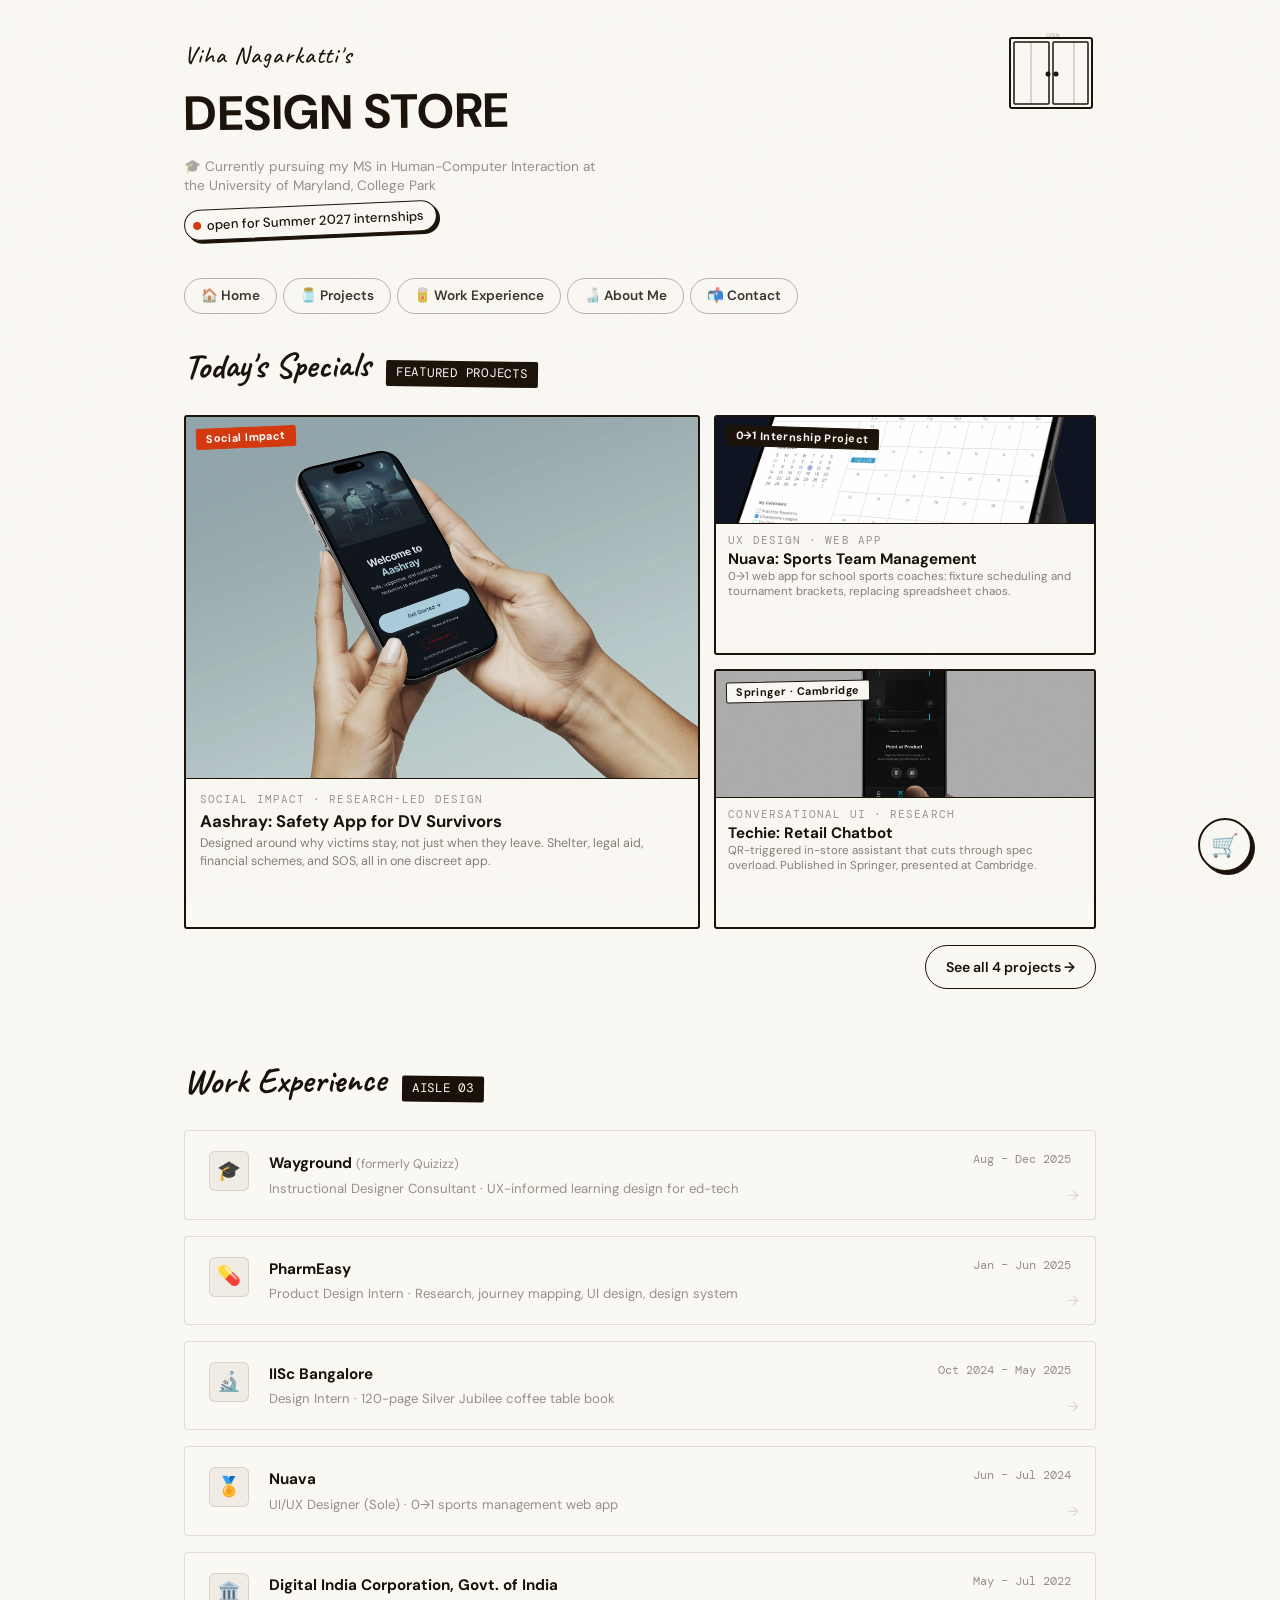
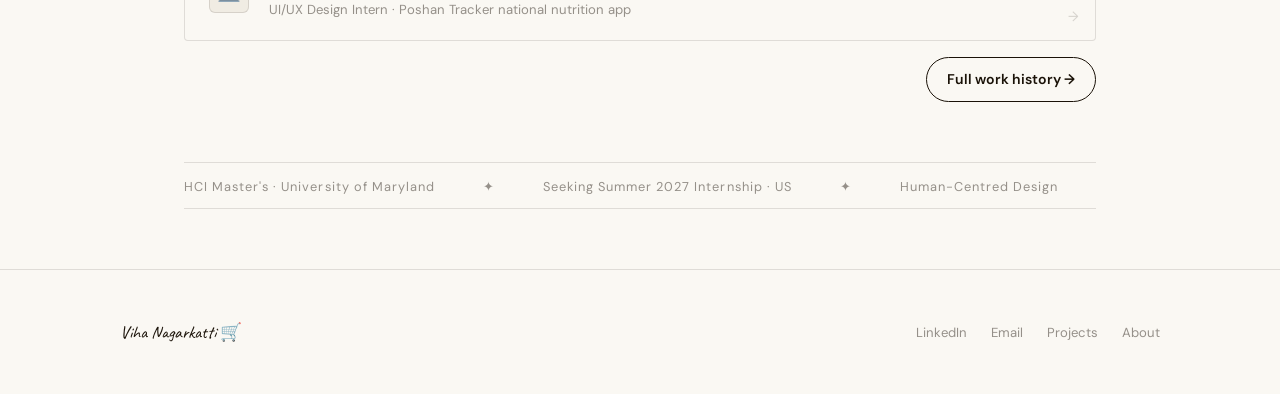
<file: index.html>
<!DOCTYPE html>
<html lang="en">
<head>
  <meta charset="UTF-8" />
  <meta name="viewport" content="width=device-width, initial-scale=1.0" />
  <title>Viha Nagarkatti: Product Designer</title>
  <meta name="description" content="Viha Nagarkatti is a product designer based in Bengaluru, seeking Summer 2027 internships at Google, Meta, Figma and more." />
  <link rel="preconnect" href="https://fonts.googleapis.com" />
  <link rel="preconnect" href="https://fonts.gstatic.com" crossorigin />
  <link href="https://fonts.googleapis.com/css2?family=Caveat:wght@400;500;600;700&family=DM+Sans:ital,opsz,wght@0,9..40,300;0,9..40,400;0,9..40,500;0,9..40,600;0,9..40,700;1,9..40,400&family=DM+Mono:wght@400;500&display=swap" rel="stylesheet" />
  <link rel="stylesheet" href="style.css" />
  <style>
    /* ── HOMEPAGE-SPECIFIC STYLES ── */
    :root {
      --ink:       #1a1208;
      --paper:     #faf8f3;
      --accent:    #d4380d;
      --faint:     rgba(26,18,8,0.12);
      --shelf-bg:  #f0ece3;
      --mid:       rgba(26,18,8,0.45);
    }

    body { cursor: url("data:image/svg+xml,%3Csvg xmlns='http://www.w3.org/2000/svg' width='20' height='20' viewBox='0 0 20 20'%3E%3Ccircle cx='4' cy='4' r='3' fill='none' stroke='%231a1208' stroke-width='1.5'/%3E%3Cline x1='6.5' y1='6.5' x2='18' y2='18' stroke='%231a1208' stroke-width='1.5' stroke-linecap='round'/%3E%3C/svg%3E") 0 0, auto; }

    .store-wrapper { max-width: 960px; margin: 0 auto; padding: 36px 24px 60px; }

    /* HEADER */
    .store-header {
      display: flex;
      justify-content: space-between;
      align-items: flex-start;
      margin-bottom: 42px;
    }
    .store-title .name-line {
      font-family: 'Caveat', cursive;
      font-weight: 500;
      font-size: clamp(1.1rem, 2.5vw, 1.5rem);
      letter-spacing: .04em;
      display: block;
    }
    .store-title .store-line {
      font-family: 'DM Sans', sans-serif;
      font-weight: 700;
      font-size: clamp(1.6rem, 4.5vw, 3rem);
      letter-spacing: .01em;
      text-transform: uppercase;
      display: block;
      transform: rotate(-0.6deg);
    }
    .edu-line {
      font-family: 'DM Sans', sans-serif;
      font-size: .85rem;
      color: var(--mid);
      margin: 6px 0 0;
      max-width: 420px;
      line-height: 1.4;
    }
    .open-badge {
      display: inline-flex;
      align-items: center;
      gap: 6px;
      font-family: 'DM Sans', sans-serif;
      font-size: .82rem;
      font-weight: 500;
      border: 1.5px solid var(--ink);
      padding: 4px 12px 4px 8px;
      border-radius: 999px;
      background: var(--paper);
      box-shadow: 3px 3px 0 var(--ink);
      transform: rotate(-2.5deg);
      margin-top: 10px;
    }
    .open-dot { width: 8px; height: 8px; border-radius: 50%; background: var(--accent); animation: blink 2s ease-in-out infinite; }
    @keyframes blink { 0%,100%{ opacity:1 } 50%{ opacity:.3 } }

    /* STORE DOOR SVG */
    .store-door { width: 90px; flex-shrink: 0; margin-top: -4px; }

    /* ── NAV STRIP ── */
    .store-nav {
      display: flex;
      gap: 6px;
      margin-bottom: 32px;
      flex-wrap: wrap;
    }
    .store-nav a {
      font-family: 'DM Sans', sans-serif;
      font-size: 0.85rem;
      font-weight: 600;
      text-decoration: none;
      color: var(--ink);
      padding: 6px 16px;
      border: 1.5px solid rgba(26,18,8,0.35);
      border-radius: 999px;
      transition: all .15s;
      opacity: 0.85;
    }
    .store-nav a:hover { border-color: var(--ink); color: var(--ink); background: var(--shelf-bg); opacity: 1; }

    /* SHELF */
    .shelf-unit {
      position: relative;
      border: 2px solid var(--ink);
      border-radius: 3px;
      background: var(--paper);
      transform: perspective(900px) rotateX(1deg);
      transform-origin: center bottom;
    }
    .shelf-plank {
      display: flex;
      align-items: flex-end;
      gap: 14px;
      padding: 18px 20px 12px;
      position: relative;
    }
    .shelf-plank::after {
      content: '';
      position: absolute;
      bottom: 0; left: 6px; right: 6px;
      height: 5px;
      background: var(--ink);
      border-radius: 2px;
      clip-path: polygon(0 0, 100% 0, 99% 100%, 1% 100%);
    }
    .shelf-plank:last-child::after { display: none; }
    .shelf-unit::before {
      content: '';
      position: absolute;
      top: 0; bottom: 5px; left: 0; right: 0;
      border-left: 4px solid var(--ink);
      border-right: 4px solid var(--ink);
      pointer-events: none;
      border-radius: 3px;
    }
    .shelf-floor {
      height: 22px;
      background: var(--shelf-bg);
      border-top: 2px solid var(--ink);
      border-radius: 0 0 2px 2px;
      background-image: repeating-linear-gradient(90deg, transparent, transparent 40px, rgba(26,18,8,.08) 40px, rgba(26,18,8,.08) 41px);
    }

    /* PRODUCTS */
    .product {
      display: flex;
      flex-direction: column;
      align-items: center;
      text-decoration: none;
      color: var(--ink);
      cursor: pointer;
      transition: transform .18s ease, filter .18s ease;
      position: relative;
      flex-shrink: 0;
    }
    .product:hover { transform: translateY(-8px) scale(1.04); filter: drop-shadow(0 6px 10px rgba(26,18,8,.18)); }
    .product-label {
      font-family: 'DM Sans', sans-serif;
      font-weight: 600;
      font-size: .82rem;
      text-align: center;
      margin-top: 6px;
      max-width: 90px;
      line-height: 1.1;
    }
    .product-label.accent { color: var(--accent); }
    .product-label.faint  { opacity: .28; font-size: .75rem; }
    .sticker {
      position: absolute;
      top: -6px; right: -8px;
      background: var(--accent);
      color: #fff;
      font-size: .62rem;
      font-weight: 700;
      padding: 3px 6px;
      border-radius: 50%;
      transform: rotate(12deg);
      line-height: 1;
      pointer-events: none;
      font-family: 'DM Sans', sans-serif;
    }
    .row-sign {
      writing-mode: vertical-rl;
      text-orientation: mixed;
      transform: rotate(180deg);
      font-size: .7rem;
      font-family: 'DM Mono', monospace;
      color: var(--ink);
      opacity: .35;
      letter-spacing: .12em;
      padding: 4px 6px;
      align-self: center;
      flex-shrink: 0;
      user-select: none;
    }
    .sketch-img {
      width: 100%;
      height: 100%;
      object-fit: contain;
      display: block;
      mix-blend-mode: multiply;
    }
    .sketch-placeholder {
      border: 1.5px dashed rgba(26,18,8,0.22);
      border-radius: 4px;
      color: rgba(26,18,8,0.28);
      font-family: 'Caveat', cursive;
      font-size: .68rem;
      display: flex;
      align-items: center;
      justify-content: center;
      text-align: center;
      padding: 4px;
      background: repeating-linear-gradient(45deg, transparent, transparent 6px, rgba(26,18,8,.025) 6px, rgba(26,18,8,.025) 12px);
    }
    .tin-small:hover { transform: translateY(-4px) scale(1.03); }

    /* SPECIALS SECTION */
    .specials-section { margin-top: 0; }
    .specials-heading {
      display: flex;
      align-items: baseline;
      gap: 16px;
      margin-bottom: 28px;
    }
    .specials-heading h2 {
      font-family: 'Caveat', cursive;
      font-weight: 700;
      font-size: clamp(1.5rem, 3.5vw, 2.2rem);
      transform: rotate(-0.5deg);
      display: inline-block;
    }
    .specials-heading .chalkboard {
      font-family: 'DM Mono', monospace;
      font-size: .78rem;
      background: var(--ink);
      color: var(--paper);
      padding: 3px 10px;
      border-radius: 2px;
      letter-spacing: .06em;
      transform: rotate(0.8deg);
      display: inline-block;
      white-space: nowrap;
    }

    .bento-grid {
      display: grid;
      grid-template-columns: 1.15fr 0.85fr;
      grid-template-rows: 240px 260px;
      gap: 14px;
    }
    .bento-card {
      position: relative;
      border: 2px solid var(--ink);
      border-radius: 3px;
      background: var(--paper);
      overflow: hidden;
      cursor: pointer;
      text-decoration: none;
      color: var(--ink);
      display: flex;
      flex-direction: column;
      transition: transform .18s ease, box-shadow .18s ease;
    }
    .bento-card:hover { transform: translate(-3px, -3px); box-shadow: 5px 5px 0 var(--ink); }
    .bento-card.tall { grid-row: span 2; }
    .bento-img {
      flex: 1;
      overflow: hidden;
      position: relative;
      background: var(--shelf-bg);
    }
    .bento-img img { width: 100%; height: 100%; object-fit: cover; display: block; transition: transform .3s ease; }
    .bento-card:hover .bento-img img { transform: scale(1.03); }
    .bento-body {
      padding: 12px 14px 14px;
      border-top: 1.5px solid var(--ink);
      flex-shrink: 0;
    }
    .bento-category { font-family: 'DM Mono', monospace; font-size: .68rem; opacity: .42; letter-spacing: .1em; text-transform: uppercase; margin-bottom: 3px; }
    .bento-title { font-family: 'DM Sans', sans-serif; font-weight: 700; font-size: clamp(.9rem, 1.5vw, 1.05rem); line-height: 1.2; margin-bottom: 4px; }
    .bento-desc { font-size: .78rem; opacity: .52; line-height: 1.4; font-family: 'DM Sans', sans-serif; }
    .bento-arrow { display: inline-block; margin-top: 6px; font-size: .78rem; opacity: 0; transform: translateX(-4px); transition: opacity .18s ease, transform .18s ease; font-family: 'DM Sans', sans-serif; }
    .bento-card:hover .bento-arrow { opacity: .6; transform: translateX(0); }
    .bento-card.compact .bento-body { padding: 8px 12px 10px; }
    .bento-card.compact .bento-category { margin-bottom: 1px; }
    .bento-card.compact .bento-title { font-size: clamp(.82rem, 1.3vw, .95rem); margin-bottom: 2px; }
    .bento-card.compact .bento-desc {
      font-size: .72rem;
      line-height: 1.3;
      display: -webkit-box;
      -webkit-line-clamp: 2;
      -webkit-box-orient: vertical;
      overflow: hidden;
    }
    .bento-tag {
      position: absolute;
      z-index: 2;
      top: 10px; left: 10px;
      font-family: 'DM Sans', sans-serif;
      font-weight: 700;
      font-size: .68rem;
      letter-spacing: 0.04em;
      line-height: 1;
      padding: 4px 9px;
      border: 1.5px solid var(--ink);
      border-radius: 2px;
    }
    .tag-special   { background: var(--accent); color: #fff; border-color: var(--accent); transform: rotate(-2.5deg); }
    .tag-bestseller{ background: var(--ink); color: var(--paper); transform: rotate(1.8deg); }
    .tag-fresh     { background: var(--paper); color: var(--ink); transform: rotate(-1.2deg); }
    .tag-limited   { background: var(--shelf-bg); color: var(--ink); border-style: dashed; transform: rotate(2deg); }

    /* WORK EXPERIENCE STRIP */
    .exp-section { margin-top: 72px; }
    .exp-list { display: flex; flex-direction: column; gap: 16px; margin-top: 24px; }
    .exp-item {
      display: grid;
      grid-template-columns: auto 1fr auto;
      align-items: start;
      gap: 20px;
      padding: 20px 24px;
      border: 1.5px solid var(--faint);
      border-radius: 4px;
      background: var(--paper);
      transition: border-color .18s, transform .18s;
      text-decoration: none;
      color: inherit;
      position: relative;
    }
    .exp-item:hover { border-color: var(--ink); transform: translateX(4px); }
    .exp-arrow {
      position: absolute;
      right: 16px;
      bottom: 12px;
      font-size: 0.85rem;
      color: var(--mid);
      opacity: 0.35;
      transition: opacity .18s ease, transform .18s ease;
    }
    .exp-item:hover .exp-arrow { opacity: 0.85; transform: translateX(2px); }
    .exp-icon {
      width: 40px; height: 40px;
      border: 1.5px solid var(--faint);
      border-radius: 6px;
      display: flex; align-items: center; justify-content: center;
      font-size: 1.2rem;
      background: var(--shelf-bg);
      flex-shrink: 0;
    }
    .exp-company { font-weight: 700; font-size: 0.95rem; margin-bottom: 2px; font-family: 'DM Sans', sans-serif; }
    .exp-role { font-size: 0.82rem; color: var(--mid); font-family: 'DM Sans', sans-serif; }
    .exp-period { font-family: 'DM Mono', monospace; font-size: 0.72rem; color: var(--mid); white-space: nowrap; }

    @media (max-width: 600px) {
      .store-header { flex-direction: column; gap: 12px; }
      .store-door { display: none; }
      .shelf-plank { gap: 8px; padding: 14px 10px 10px; }
      .bento-grid { grid-template-columns: 1fr; grid-template-rows: auto; }
      .bento-card.tall { grid-row: span 1; }
      .bento-img { height: 200px; flex: none; }
      .exp-item { grid-template-columns: 1fr; }
      .exp-period { text-align: left; }
    }
  </style>
</head>
<body>

<main class="store-wrapper">

  <!-- ══ HEADER ══ -->
  <header class="store-header">
    <div class="store-title">
      <span class="name-line">Viha Nagarkatti's</span>
      <span class="store-line">Design Store</span>
      <p class="edu-line">🎓 Currently pursuing my MS in Human-Computer Interaction at the University of Maryland, College Park</p>
      <div>
        <span class="open-badge">
          <span class="open-dot"></span>
          open for Summer 2027 internships
        </span>
      </div>
    </div>

    <!-- Hand-drawn door: add your sketch as sketches/door.png -->
    <div class="store-door" aria-hidden="true">
      <svg viewBox="0 0 90 80" fill="none" xmlns="http://www.w3.org/2000/svg">
        <rect x="4" y="6" width="82" height="70" rx="2" stroke="#1a1208" stroke-width="2"/>
        <rect x="8" y="10" width="35" height="62" rx="1" stroke="#1a1208" stroke-width="1.5"/>
        <rect x="47" y="10" width="35" height="62" rx="1" stroke="#1a1208" stroke-width="1.5"/>
        <circle cx="42" cy="42" r="2.5" fill="#1a1208"/>
        <circle cx="50" cy="42" r="2.5" fill="#1a1208"/>
        <line x1="25" y1="10" x2="25" y2="72" stroke="#1a1208" stroke-width="1" opacity="0.3"/>
        <line x1="68" y1="10" x2="68" y2="72" stroke="#1a1208" stroke-width="1" opacity="0.3"/>
        <text x="46" y="5" font-family="DM Sans" font-size="5" fill="#1a1208" text-anchor="middle" opacity="0.4">OPEN</text>
      </svg>
    </div>
  </header>

  <!-- ══ STORE NAV ── -->
  <nav class="store-nav" aria-label="Store sections">
    <a href="index.html">🏠 Home</a>
    <a href="projects.html">🫙 Projects</a>
    <a href="work.html">🥫 Work Experience</a>
    <a href="about.html">🍶 About Me</a>
    <a href="mailto:vihanagarkatti@gmail.com">📬 Contact</a>
  </nav>

  <!-- ══ FEATURED PROJECTS (BENTO GRID) ══ -->
  <section class="specials-section">
    <div class="specials-heading">
      <h2>Today's Specials</h2>
      <span class="chalkboard">FEATURED PROJECTS</span>
    </div>

    <div class="bento-grid">

      <!-- AASHRAY: tall card -->
      <a href="aashray.html" class="bento-card tall" aria-label="View project: Aashray safety app">
        <span class="bento-tag tag-special">Social Impact</span>
        <div class="bento-img" style="background:#0d1117;">
          <img src="assets/thumbnail/aashray-thumb.png" alt="Aashray onboarding: Welcome to Aashray" style="object-position: top center;" />
        </div>
        <div class="bento-body">
          <p class="bento-category">Social Impact · Research-led Design</p>
          <p class="bento-title">Aashray: Safety App for DV Survivors</p>
          <p class="bento-desc">Designed around why victims stay, not just when they leave. Shelter, legal aid, financial schemes, and SOS, all in one discreet app.</p>
          <span class="bento-arrow">View case study →</span>
        </div>
      </a>

      <!-- NUAVA Sports Management -->
      <a href="exp-nuava.html" class="bento-card compact" aria-label="View project: Nuava sports management app">
        <span class="bento-tag tag-bestseller">0→1 Internship Project</span>
        <div class="bento-img" style="background:#0d1220;">
          <img src="assets/nuava/nuava-calendar-thumb.png" alt="Nuava calendar view with fixture scheduling" />
        </div>
        <div class="bento-body">
          <p class="bento-category">UX Design · Web App</p>
          <p class="bento-title">Nuava: Sports Team Management</p>
          <p class="bento-desc">0→1 web app for school sports coaches: fixture scheduling and tournament brackets, replacing spreadsheet chaos.</p>
          <span class="bento-arrow">Read case study →</span>
        </div>
      </a>

      <!-- TECHIE Chatbot -->
      <a href="techie.html" class="bento-card compact" aria-label="View project: Techie chatbot">
        <span class="bento-tag tag-fresh">Springer · Cambridge</span>
        <div class="bento-img" style="background:#0e0e0e;">
          <img src="assets/thumbnail/techie-thumb.png" alt="Techie scan screen: point at product" style="object-position: center;" />
        </div>
        <div class="bento-body">
          <p class="bento-category">Conversational UI · Research</p>
          <p class="bento-title">Techie: Retail Chatbot</p>
          <p class="bento-desc">QR-triggered in-store assistant that cuts through spec overload. Published in Springer, presented at Cambridge.</p>
          <span class="bento-arrow">Explore →</span>
        </div>
      </a>

    </div>
    <!-- See all projects link -->
    <div style="text-align:right;margin-top:16px;">
      <a href="projects.html" class="btn">See all 4 projects →</a>
    </div>
  </section>

  <!-- ══ WORK EXPERIENCE STRIP ══ -->
  <section class="exp-section">
    <div class="specials-heading">
      <h2>Work Experience</h2>
      <span class="chalkboard">AISLE 03</span>
    </div>
    <div class="exp-list">
      <a href="exp-wayground.html" class="exp-item">
        <div class="exp-icon">🎓</div>
        <div>
          <div class="exp-company">Wayground <span style="font-weight:400;font-size:.78rem;color:var(--mid);">(formerly Quizizz)</span></div>
          <div class="exp-role">Instructional Designer Consultant · UX-informed learning design for ed-tech</div>
        </div>
        <div class="exp-period">Aug – Dec 2025</div>
        <span class="exp-arrow">→</span>
      </a>
      <a href="exp-pharmeasy.html" class="exp-item">
        <div class="exp-icon">💊</div>
        <div>
          <div class="exp-company">PharmEasy</div>
          <div class="exp-role">Product Design Intern · Research, journey mapping, UI design, design system</div>
        </div>
        <div class="exp-period">Jan – Jun 2025</div>
        <span class="exp-arrow">→</span>
      </a>
      <a href="exp-iisc.html" class="exp-item">
        <div class="exp-icon">🔬</div>
        <div>
          <div class="exp-company">IISc Bangalore</div>
          <div class="exp-role">Design Intern · 120-page Silver Jubilee coffee table book</div>
        </div>
        <div class="exp-period">Oct 2024 – May 2025</div>
        <span class="exp-arrow">→</span>
      </a>
      <a href="exp-nuava.html" class="exp-item">
        <div class="exp-icon">🏅</div>
        <div>
          <div class="exp-company">Nuava</div>
          <div class="exp-role">UI/UX Designer (Sole) · 0→1 sports management web app</div>
        </div>
        <div class="exp-period">Jun – Jul 2024</div>
        <span class="exp-arrow">→</span>
      </a>
      <a href="exp-digitalindia.html" class="exp-item">
        <div class="exp-icon">🏛️</div>
        <div>
          <div class="exp-company">Digital India Corporation, Govt. of India</div>
          <div class="exp-role">UI/UX Design Intern · Poshan Tracker national nutrition app</div>
        </div>
        <div class="exp-period">May – Jul 2022</div>
        <span class="exp-arrow">→</span>
      </a>
    </div>
    <div style="text-align:right;margin-top:16px;">
      <a href="work.html" class="btn">Full work history →</a>
    </div>
  </section>

  <!-- ══ BOTTOM TICKER ══ -->
  <div class="ticker-wrap" style="margin-top:60px;" aria-hidden="true">
    <div class="ticker-track">
      <span>HCI Master's · University of Maryland</span><span>✦</span>
      <span>Seeking Summer 2027 Internship · US</span><span>✦</span>
      <span>Human-Centred Design</span><span>✦</span>
      <span>Published Researcher</span><span>✦</span>
      <span>Figma · Adobe · Framer</span><span>✦</span>
      <span>Product Designer</span><span>✦</span>
      <span>HCI Master's · University of Maryland</span><span>✦</span>
      <span>Seeking Summer 2027 Internship · US</span><span>✦</span>
      <span>Human-Centred Design</span><span>✦</span>
      <span>Published Researcher</span><span>✦</span>
      <span>Figma · Adobe · Framer</span><span>✦</span>
    </div>
  </div>

</main>

<!-- ══ FOOTER ══ -->
<footer class="footer">
  <div class="footer-inner">
    <div class="footer-left">Viha Nagarkatti 🛒</div>
    <ul class="footer-links">
      <li><a href="https://www.linkedin.com/in/viha-nagarkatti-382a371a8" target="_blank" rel="noopener">LinkedIn</a></li>
      <li><a href="mailto:vihanagarkatti@gmail.com">Email</a></li>
      <li><a href="projects.html">Projects</a></li>
      <li><a href="about.html">About</a></li>
    </ul>
  </div>
</footer>

<!-- ══ CHAT BOT ══ -->
<div class="chat-announce" id="chatAnnounce">
  <button class="announce-dismiss" id="announceDismiss" aria-label="Dismiss">✕</button>
  <span class="announce-headline">📢 Hey, recruiter!</span>
  <p class="announce-body">Lost? Curious? Ask our store assistant anything about Viha.</p>
  <button class="announce-cta" id="announceCta">ask us anything →</button>
</div>
<button class="chat-toggle" id="chatToggle" aria-label="Open chat">🛒</button>
<div class="chat-panel" id="chatPanel" role="dialog" aria-label="Store assistant">
  <div class="chat-header">
    <span class="chat-header-icon">🧾</span>
    <span>Store Assistant</span>
    <button class="chat-close" id="chatClose" aria-label="Close">✕</button>
  </div>
  <div class="chat-messages" id="chatMessages"></div>
  <div class="chat-input-row">
    <input class="chat-input" id="chatInput" type="text" placeholder="type something…" autocomplete="off" />
    <button class="chat-send" id="chatSend" aria-label="Send">↑</button>
  </div>
</div>

<script src="main.js"></script>
</body>
</html>
</file>
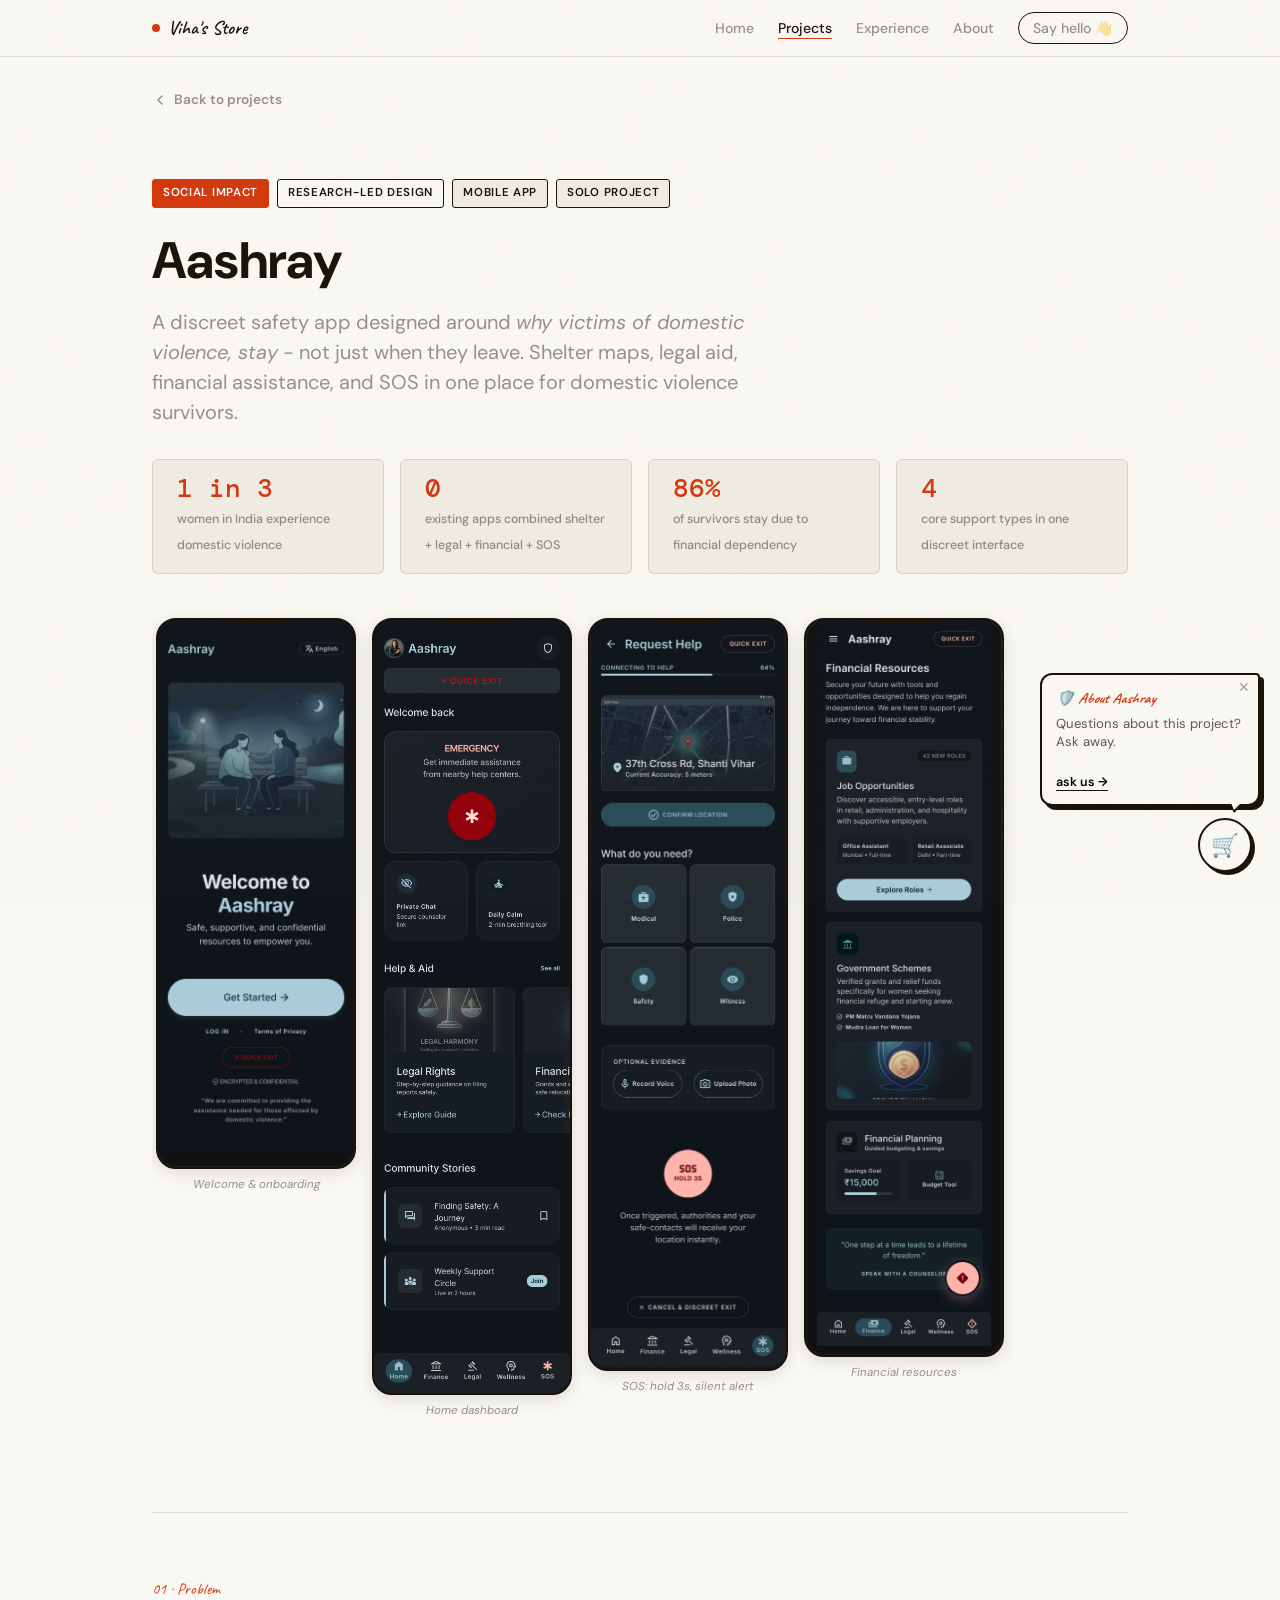
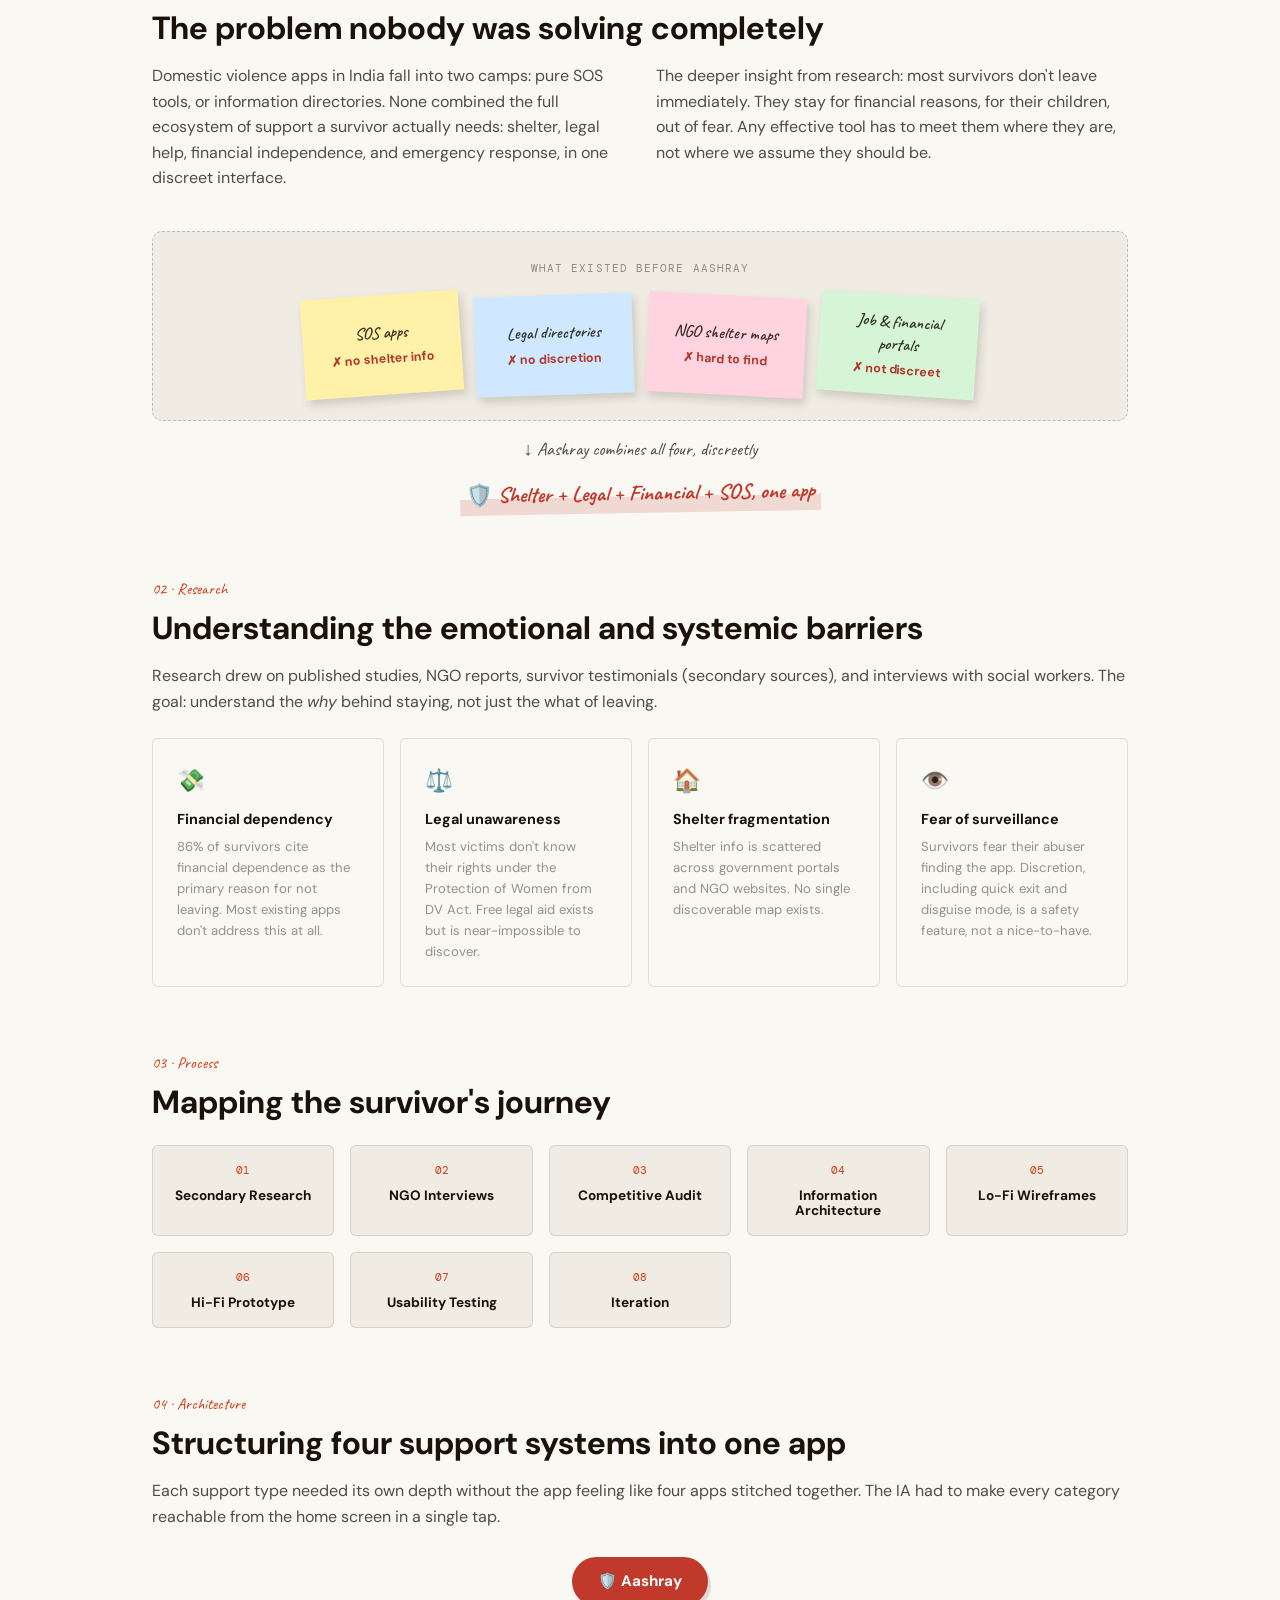
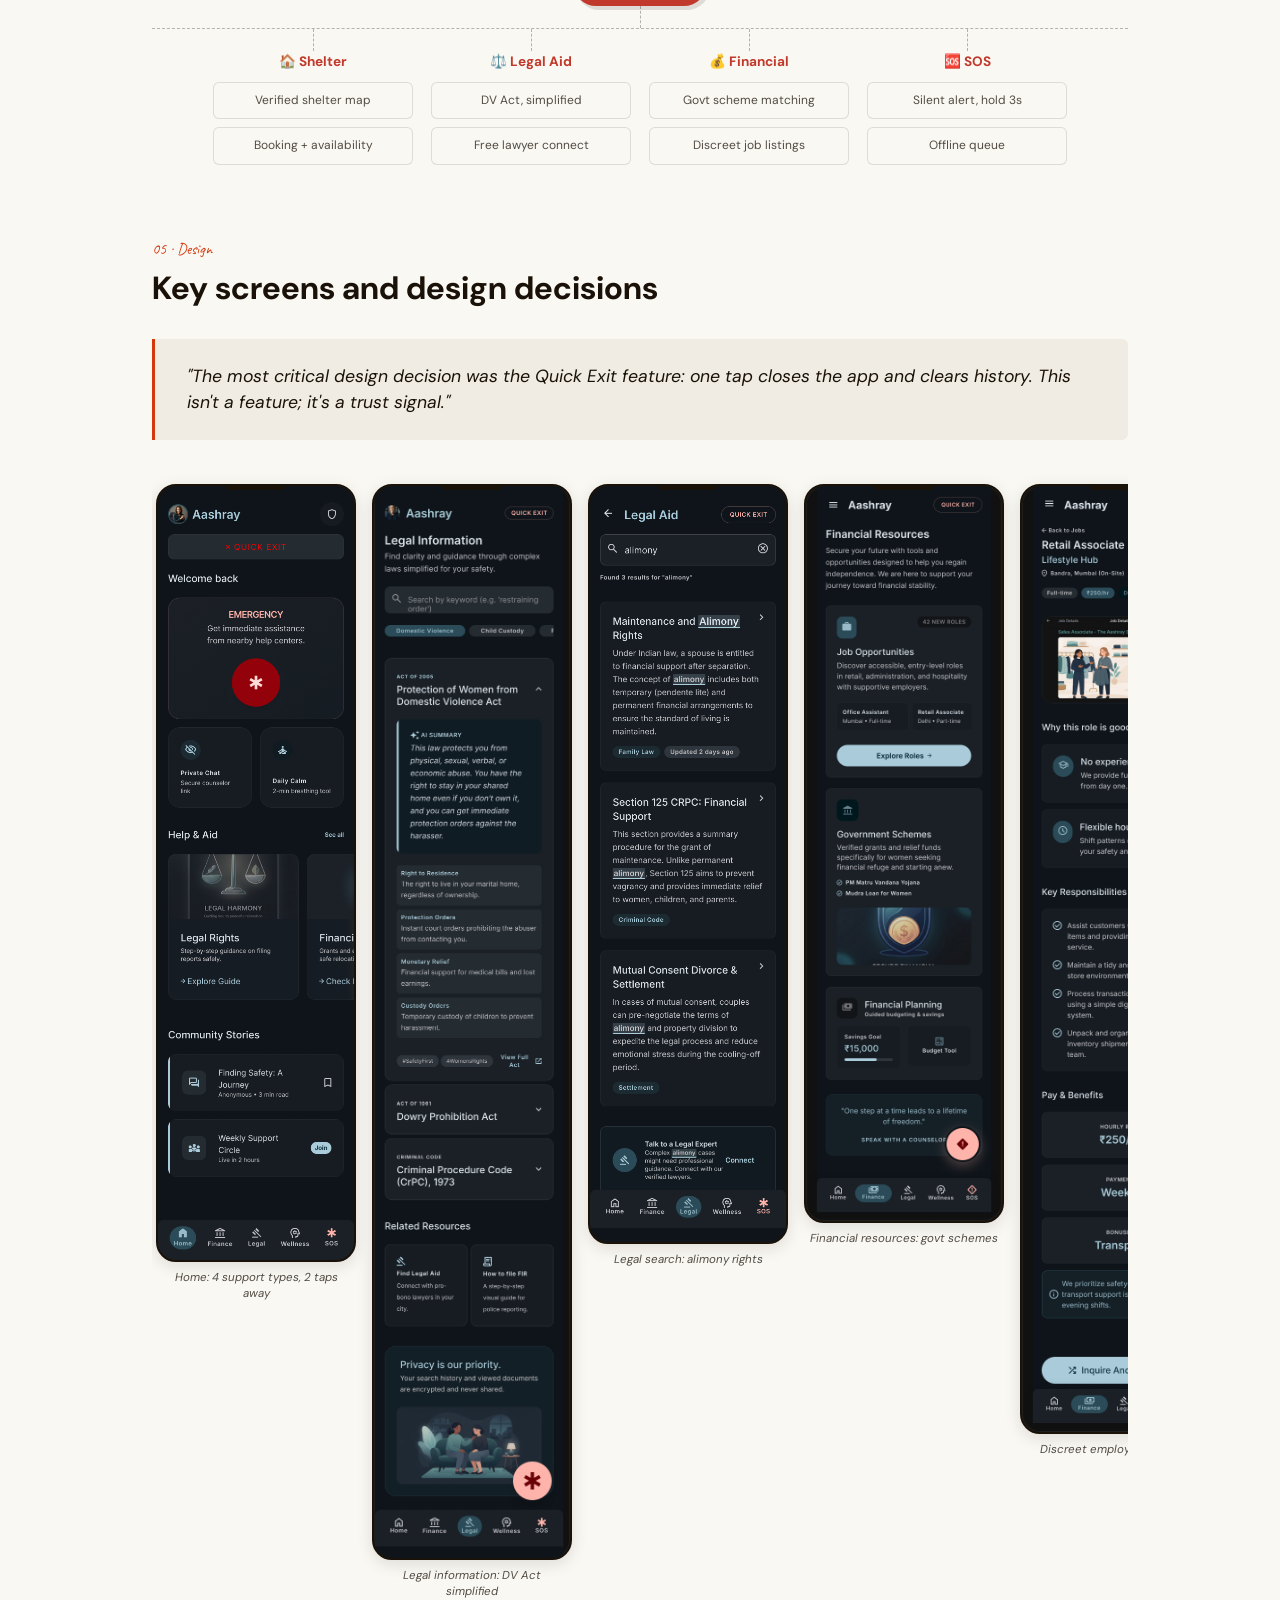
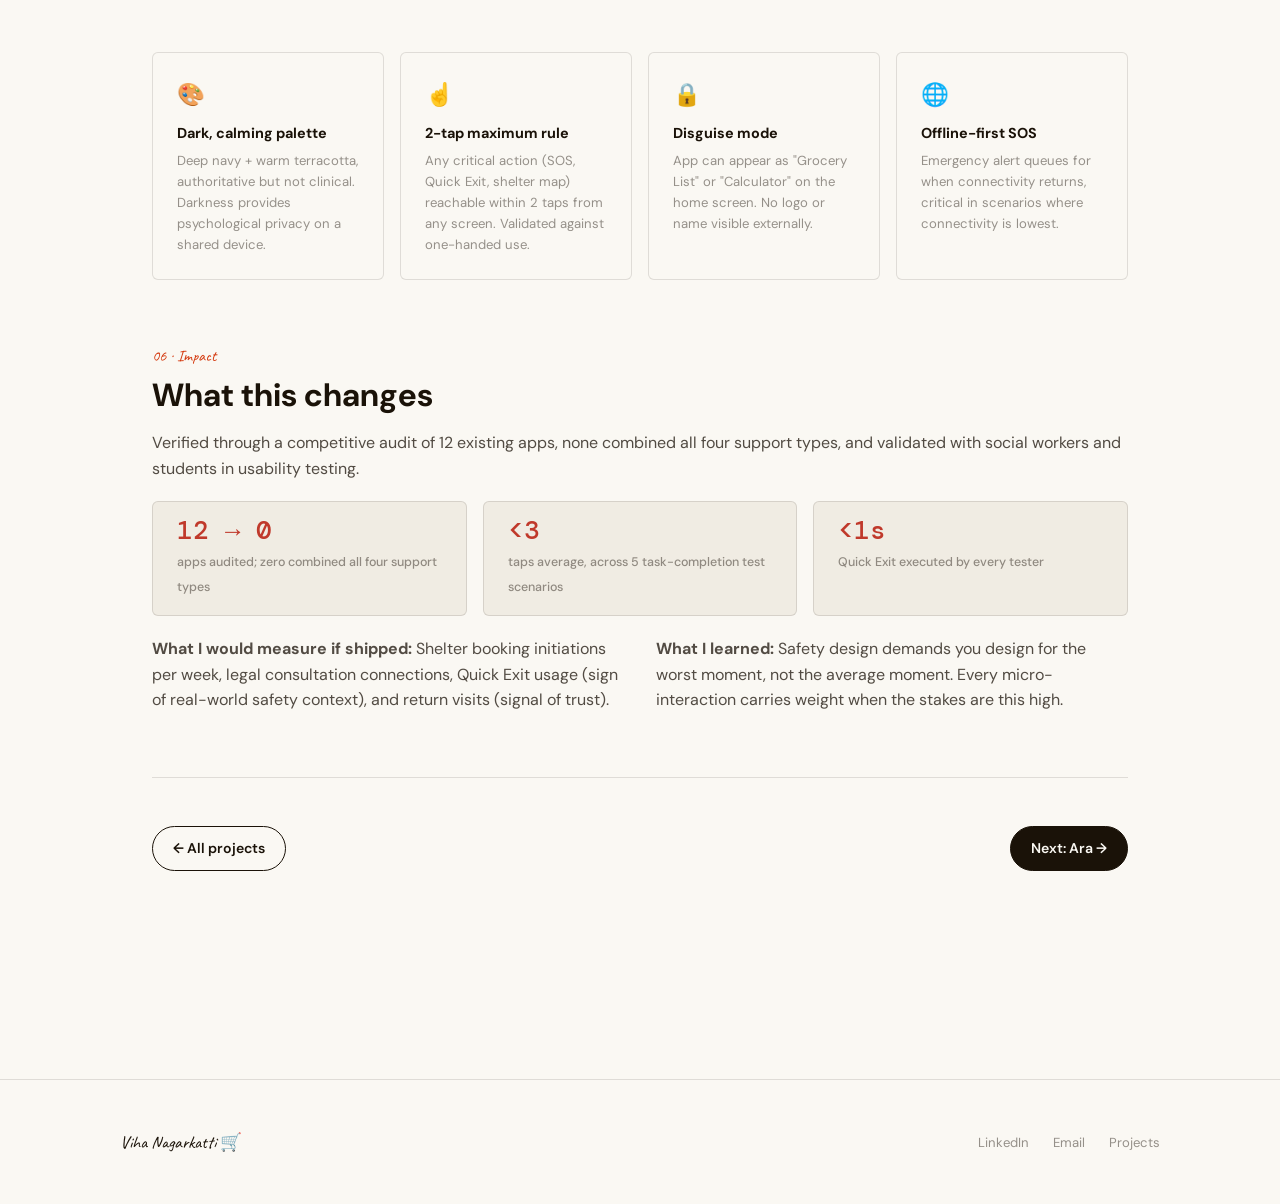
<file: aashray.html>
<!DOCTYPE html>
<html lang="en">
<head>
  <meta charset="UTF-8" />
  <meta name="viewport" content="width=device-width, initial-scale=1.0" />
  <title>Aashray: Viha Nagarkatti</title>
  <link rel="preconnect" href="https://fonts.googleapis.com" />
  <link rel="preconnect" href="https://fonts.gstatic.com" crossorigin />
  <link href="https://fonts.googleapis.com/css2?family=Caveat:wght@400;500;600;700&family=DM+Sans:ital,opsz,wght@0,9..40,300;0,9..40,400;0,9..40,500;0,9..40,600;0,9..40,700;1,9..40,400&family=DM+Mono:wght@400;500&display=swap" rel="stylesheet" />
  <link rel="stylesheet" href="style.css" />
  <style>
    :root { --project-accent: #c0392b; }
    /* Screen gallery */
    .screen-gallery {
      display: grid;
      grid-template-columns: repeat(auto-fill, minmax(200px, 1fr));
      gap: 16px;
      margin: 24px 0;
    }
    .screen-gallery.wide { grid-template-columns: repeat(auto-fill, minmax(280px, 1fr)); }
    .screen-item { position: relative; }
    .screen-item img {
      width: 100%;
      height: auto;
      display: block;
      border-radius: 8px;
      border: 1px solid var(--faint);
      transition: transform .2s ease, box-shadow .2s ease;
    }
    .screen-item img:hover { transform: translateY(-4px); box-shadow: 0 12px 32px rgba(26,18,8,0.12); }
    .screen-caption {
      font-size: 0.75rem;
      color: var(--mid);
      margin-top: 8px;
      line-height: 1.4;
      font-style: italic;
    }
    .screen-single img {
      width: 100%;
      height: auto;
      display: block;
      border-radius: 8px;
      border: 1px solid var(--faint);
    }
    /* Full-width image block */
    .img-full {
      margin: 28px 0;
      border-radius: 8px;
      overflow: hidden;
      border: 1px solid var(--faint);
    }
    .img-full img { width: 100%; height: auto; display: block; }
    .img-caption {
      padding: 10px 16px;
      font-size: 0.78rem;
      color: var(--mid);
      font-style: italic;
      border-top: 1px solid var(--faint);
      background: var(--shelf-bg);
    }

    /* IDEATION / DESIGN-THINKING VISUALS */
    .ideation-board {
      background: var(--shelf-bg);
      border: 1.5px dashed rgba(26,18,8,0.22);
      border-radius: 10px;
      padding: 28px 20px 24px;
      margin: 24px 0 8px;
    }
    .board-label {
      font-family: 'DM Mono', monospace;
      font-size: 0.68rem;
      letter-spacing: 0.1em;
      text-transform: uppercase;
      color: var(--mid);
      text-align: center;
      margin-bottom: 18px;
    }
    .postit-row { display: flex; flex-wrap: wrap; gap: 18px 14px; justify-content: center; }
    .postit {
      font-family: 'Caveat', cursive;
      font-weight: 600;
      font-size: 1.05rem;
      line-height: 1.35;
      padding: 16px 18px;
      width: 158px;
      min-height: 100px;
      box-shadow: 3px 5px 10px rgba(26,18,8,0.16);
      display: flex;
      flex-direction: column;
      align-items: center;
      justify-content: center;
      text-align: center;
      color: rgba(26,18,8,0.85);
      transition: transform .2s ease;
    }
    .postit:hover { transform: scale(1.05) rotate(0deg) !important; z-index: 2; }
    .postit .x-mark { font-family: 'DM Sans', sans-serif; font-weight: 700; font-size: 0.78rem; color: #b03a2e; margin-top: 6px; }
    .postit.yellow { background: #FFF1A8; transform: rotate(-4deg); }
    .postit.pink   { background: #FFD3E0; transform: rotate(3deg); }
    .postit.blue   { background: #CFE8FF; transform: rotate(-2deg); }
    .postit.green  { background: #D6F5D6; transform: rotate(4deg); }
    .board-arrow-down {
      text-align: center;
      font-family: 'Caveat', cursive;
      font-size: 1.15rem;
      color: var(--mid);
      margin: 14px 0 4px;
    }
    .unified-badge {
      display: block;
      text-align: center;
      margin: 10px auto 0;
    }
    .unified-badge span {
      display: inline-block;
      font-family: 'Caveat', cursive;
      font-weight: 700;
      font-size: 1.35rem;
      color: var(--project-accent);
      background: linear-gradient(to bottom, transparent 58%, rgba(192,57,43,0.16) 58%);
      padding: 2px 6px;
      transform: rotate(-1deg);
    }

    /* INFORMATION ARCHITECTURE MAP */
    .ia-map { margin: 28px 0 12px; }
    .ia-hub-wrap { display: flex; justify-content: center; }
    .ia-hub {
      background: var(--project-accent);
      color: #fff;
      font-family: 'DM Sans', sans-serif;
      font-weight: 700;
      font-size: 0.95rem;
      padding: 12px 26px;
      border-radius: 999px;
      box-shadow: 3px 4px 0 rgba(26,18,8,0.12);
    }
    .ia-hub-connector { width: 0; height: 22px; border-left: 1.5px dashed rgba(26,18,8,0.3); margin: 0 auto; }
    .ia-spine { border-top: 1.5px dashed rgba(26,18,8,0.3); }
    .ia-branches { display: flex; flex-wrap: wrap; justify-content: center; gap: 18px; padding-top: 22px; }
    .ia-branch { flex: 1; min-width: 150px; max-width: 200px; display: flex; flex-direction: column; align-items: center; position: relative; }
    .ia-branch::before {
      content: '';
      position: absolute;
      top: -22px; left: 50%;
      width: 0; height: 22px;
      border-left: 1.5px dashed rgba(26,18,8,0.3);
    }
    .ia-branch-head {
      font-family: 'DM Sans', sans-serif;
      font-weight: 700;
      font-size: 0.85rem;
      color: var(--project-accent);
      margin-bottom: 10px;
      text-align: center;
    }
    .ia-leaf {
      background: var(--paper);
      border: 1px solid var(--faint);
      border-radius: 6px;
      padding: 8px 12px;
      font-size: 0.75rem;
      color: rgba(26,18,8,0.75);
      text-align: center;
      margin-bottom: 8px;
      width: 100%;
    }
  </style>
</head>
<body>

<nav class="nav">
  <div class="nav-inner">
    <a href="index.html" class="nav-logo"><span class="nav-logo-dot"></span>Viha's Store</a>
    <ul class="nav-links">
      <li><a href="index.html">Home</a></li>
      <li><a href="projects.html" class="active">Projects</a></li>
      <li><a href="work.html">Experience</a></li>
      <li><a href="about.html">About</a></li>
      <li><a href="mailto:vihanagarkatti@gmail.com" class="nav-cta">Say hello 👋</a></li>
    </ul>
  </div>
</nav>

<div class="page">
  <a href="projects.html" class="back-link">
    <svg width="16" height="16" viewBox="0 0 16 16" fill="none"><path d="M10 12L6 8l4-4" stroke="currentColor" stroke-width="1.5" stroke-linecap="round"/></svg>
    Back to projects
  </a>

  <!-- HERO -->
  <header class="cs-hero fade-up">
    <div class="cs-meta">
      <span class="tag tag-grocery">Social Impact</span>
      <span class="tag tag-outline">Research-Led Design</span>
      <span class="tag tag-soft">Mobile App</span>
      <span class="tag tag-soft">Solo Project</span>
    </div>
    <h1 class="cs-title">Aashray</h1>
    <p class="cs-subtitle">A discreet safety app designed around <em>why victims of domestic violence, stay</em> - not just when they leave. Shelter maps, legal aid, financial assistance, and SOS in one place for domestic violence survivors.</p>

    <div class="cs-stats">
      <div class="cs-stat">
        <span class="cs-stat-num">1 in 3</span>
        <span class="cs-stat-label">women in India experience domestic violence</span>
      </div>
      <div class="cs-stat">
        <span class="cs-stat-num">0</span>
        <span class="cs-stat-label">existing apps combined shelter + legal + financial + SOS</span>
      </div>
      <div class="cs-stat">
        <span class="cs-stat-num">86%</span>
        <span class="cs-stat-label">of survivors stay due to financial dependency</span>
      </div>
      <div class="cs-stat">
        <span class="cs-stat-num">4</span>
        <span class="cs-stat-label">core support types in one discreet interface</span>
      </div>
    </div>

    <!-- COVER SCREEN -->
    <div class="phone-gallery">
      <div class="phone-frame">
        <div class="phone-frame-inner"><img src="assets/aashray/aashray-1.png" alt="Aashray welcome screen" /></div>
        <p class="phone-frame-caption">Welcome & onboarding</p>
      </div>
      <div class="phone-frame">
        <div class="phone-frame-inner"><img src="assets/aashray/aashray-2.png" alt="Aashray home dashboard" /></div>
        <p class="phone-frame-caption">Home dashboard</p>
      </div>
      <div class="phone-frame">
        <div class="phone-frame-inner"><img src="assets/aashray/aashray-5.png" alt="Aashray SOS screen" /></div>
        <p class="phone-frame-caption">SOS: hold 3s, silent alert</p>
      </div>
      <div class="phone-frame">
        <div class="phone-frame-inner"><img src="assets/aashray/aashray-6.png" alt="Aashray financial resources" /></div>
        <p class="phone-frame-caption">Financial resources</p>
      </div>
    </div>
  </header>

  <!-- BODY -->
  <div class="cs-body">

    <!-- PROBLEM -->
    <div class="cs-section fade-up">
      <span class="cs-section-label">01 · Problem</span>
      <h2>The problem nobody was solving completely</h2>
      <div class="two-col">
        <p>Domestic violence apps in India fall into two camps: pure SOS tools, or information directories. None combined the full ecosystem of support a survivor actually needs: shelter, legal help, financial independence, and emergency response, in one discreet interface.</p>
        <p>The deeper insight from research: most survivors don't leave immediately. They stay for financial reasons, for their children, out of fear. Any effective tool has to meet them where they are, not where we assume they should be.</p>
      </div>

      <div class="ideation-board">
        <div class="board-label">What existed before Aashray</div>
        <div class="postit-row">
          <div class="postit yellow">SOS apps<span class="x-mark">✗ no shelter info</span></div>
          <div class="postit blue">Legal directories<span class="x-mark">✗ no discretion</span></div>
          <div class="postit pink">NGO shelter maps<span class="x-mark">✗ hard to find</span></div>
          <div class="postit green">Job & financial portals<span class="x-mark">✗ not discreet</span></div>
        </div>
      </div>
      <p class="board-arrow-down">↓ Aashray combines all four, discreetly</p>
      <div class="unified-badge"><span>🛡️ Shelter + Legal + Financial + SOS, one app</span></div>
    </div>

    <!-- RESEARCH -->
    <div class="cs-section fade-up">
      <span class="cs-section-label">02 · Research</span>
      <h2>Understanding the emotional and systemic barriers</h2>
      <p>Research drew on published studies, NGO reports, survivor testimonials (secondary sources), and interviews with social workers. The goal: understand the <em>why</em> behind staying, not just the what of leaving.</p>



      <div class="insight-grid" style="margin-top:24px;">
        <div class="insight-card">
          <span class="insight-card-icon">💸</span>
          <h4>Financial dependency</h4>
          <p>86% of survivors cite financial dependence as the primary reason for not leaving. Most existing apps don't address this at all.</p>
        </div>
        <div class="insight-card">
          <span class="insight-card-icon">⚖️</span>
          <h4>Legal unawareness</h4>
          <p>Most victims don't know their rights under the Protection of Women from DV Act. Free legal aid exists but is near-impossible to discover.</p>
        </div>
        <div class="insight-card">
          <span class="insight-card-icon">🏠</span>
          <h4>Shelter fragmentation</h4>
          <p>Shelter info is scattered across government portals and NGO websites. No single discoverable map exists.</p>
        </div>
        <div class="insight-card">
          <span class="insight-card-icon">👁️</span>
          <h4>Fear of surveillance</h4>
          <p>Survivors fear their abuser finding the app. Discretion, including quick exit and disguise mode, is a safety feature, not a nice-to-have.</p>
        </div>
      </div>
    </div>

    <!-- USER JOURNEY -->
    <div class="cs-section fade-up">
      <span class="cs-section-label">03 · Process</span>
      <h2>Mapping the survivor's journey</h2>



      <div class="process-steps">
        <div class="process-step"><span class="process-step-num">01</span><h4>Secondary Research</h4></div>
        <div class="process-step"><span class="process-step-num">02</span><h4>NGO Interviews</h4></div>
        <div class="process-step"><span class="process-step-num">03</span><h4>Competitive Audit</h4></div>
        <div class="process-step"><span class="process-step-num">04</span><h4>Information Architecture</h4></div>
        <div class="process-step"><span class="process-step-num">05</span><h4>Lo-Fi Wireframes</h4></div>
        <div class="process-step"><span class="process-step-num">06</span><h4>Hi-Fi Prototype</h4></div>
        <div class="process-step"><span class="process-step-num">07</span><h4>Usability Testing</h4></div>
        <div class="process-step"><span class="process-step-num">08</span><h4>Iteration</h4></div>
      </div>
    </div>

    <!-- INFORMATION ARCHITECTURE -->
    <div class="cs-section fade-up">
      <span class="cs-section-label">04 · Architecture</span>
      <h2>Structuring four support systems into one app</h2>
      <p>Each support type needed its own depth without the app feeling like four apps stitched together. The IA had to make every category reachable from the home screen in a single tap.</p>

      <div class="ia-map">
        <div class="ia-hub-wrap"><div class="ia-hub">🛡️ Aashray</div></div>
        <div class="ia-hub-connector"></div>
        <div class="ia-spine"></div>
        <div class="ia-branches">
          <div class="ia-branch">
            <div class="ia-branch-head">🏠 Shelter</div>
            <div class="ia-leaf">Verified shelter map</div>
            <div class="ia-leaf">Booking + availability</div>
          </div>
          <div class="ia-branch">
            <div class="ia-branch-head">⚖️ Legal Aid</div>
            <div class="ia-leaf">DV Act, simplified</div>
            <div class="ia-leaf">Free lawyer connect</div>
          </div>
          <div class="ia-branch">
            <div class="ia-branch-head">💰 Financial</div>
            <div class="ia-leaf">Govt scheme matching</div>
            <div class="ia-leaf">Discreet job listings</div>
          </div>
          <div class="ia-branch">
            <div class="ia-branch-head">🆘 SOS</div>
            <div class="ia-leaf">Silent alert, hold 3s</div>
            <div class="ia-leaf">Offline queue</div>
          </div>
        </div>
      </div>
    </div>

    <!-- DESIGN / SCREENS -->
    <div class="cs-section fade-up">
      <span class="cs-section-label">05 · Design</span>
      <h2>Key screens and design decisions</h2>

      <div class="cs-quote">
        <p>"The most critical design decision was the Quick Exit feature: one tap closes the app and clears history. This isn't a feature; it's a trust signal."</p>
      </div>

      <div class="phone-gallery" style="margin-top:20px;">
        <div class="phone-frame">
          <div class="phone-frame-inner"><img src="assets/aashray/aashray-2.png" alt="Aashray home dashboard" /></div>
          <p class="phone-frame-caption">Home: 4 support types, 2 taps away</p>
        </div>
        <div class="phone-frame">
          <div class="phone-frame-inner"><img src="assets/aashray/aashray-3.png" alt="Aashray legal information screen" /></div>
          <p class="phone-frame-caption">Legal information: DV Act simplified</p>
        </div>
        <div class="phone-frame">
          <div class="phone-frame-inner"><img src="assets/aashray/aashray-4.png" alt="Aashray legal search" /></div>
          <p class="phone-frame-caption">Legal search: alimony rights</p>
        </div>
        <div class="phone-frame">
          <div class="phone-frame-inner"><img src="assets/aashray/aashray-6.png" alt="Financial resources" /></div>
          <p class="phone-frame-caption">Financial resources: govt schemes</p>
        </div>
        <div class="phone-frame">
          <div class="phone-frame-inner"><img src="assets/aashray/aashray-7.png" alt="Discreet job listings" /></div>
          <p class="phone-frame-caption">Discreet employment listings</p>
        </div>
        <div class="phone-frame">
          <div class="phone-frame-inner"><img src="assets/aashray/aashray-8.png" alt="Aashray wellness support" /></div>
          <p class="phone-frame-caption">Wellness & counselling</p>
        </div>
        <div class="phone-frame">
          <div class="phone-frame-inner"><img src="assets/aashray/aashray-5.png" alt="SOS screen" /></div>
          <p class="phone-frame-caption">SOS: silent, no trace left</p>
        </div>
      </div>

      <div class="insight-grid" style="margin-top:32px;">
        <div class="insight-card">
          <span class="insight-card-icon">🎨</span>
          <h4>Dark, calming palette</h4>
          <p>Deep navy + warm terracotta, authoritative but not clinical. Darkness provides psychological privacy on a shared device.</p>
        </div>
        <div class="insight-card">
          <span class="insight-card-icon">☝️</span>
          <h4>2-tap maximum rule</h4>
          <p>Any critical action (SOS, Quick Exit, shelter map) reachable within 2 taps from any screen. Validated against one-handed use.</p>
        </div>
        <div class="insight-card">
          <span class="insight-card-icon">🔒</span>
          <h4>Disguise mode</h4>
          <p>App can appear as "Grocery List" or "Calculator" on the home screen. No logo or name visible externally.</p>
        </div>
        <div class="insight-card">
          <span class="insight-card-icon">🌐</span>
          <h4>Offline-first SOS</h4>
          <p>Emergency alert queues for when connectivity returns, critical in scenarios where connectivity is lowest.</p>
        </div>
      </div>
    </div>

    <!-- IMPACT -->
    <div class="cs-section fade-up">
      <span class="cs-section-label">06 · Impact</span>
      <h2>What this changes</h2>
      <p>Verified through a competitive audit of 12 existing apps, none combined all four support types, and validated with social workers and students in usability testing.</p>

      <div class="cs-stats" style="margin:20px 0 8px;">
        <div class="cs-stat">
          <span class="cs-stat-num" style="color:#c0392b;">12 → 0</span>
          <span class="cs-stat-label">apps audited; zero combined all four support types</span>
        </div>
        <div class="cs-stat">
          <span class="cs-stat-num" style="color:#c0392b;">&lt;3</span>
          <span class="cs-stat-label">taps average, across 5 task-completion test scenarios</span>
        </div>
        <div class="cs-stat">
          <span class="cs-stat-num" style="color:#c0392b;">&lt;1s</span>
          <span class="cs-stat-label">Quick Exit executed by every tester</span>
        </div>
      </div>

      <div class="two-col" style="margin-top:20px;">
        <div>
          <p><strong>What I would measure if shipped:</strong> Shelter booking initiations per week, legal consultation connections, Quick Exit usage (sign of real-world safety context), and return visits (signal of trust).</p>
        </div>
        <div>
          <p><strong>What I learned:</strong> Safety design demands you design for the worst moment, not the average moment. Every micro-interaction carries weight when the stakes are this high.</p>
        </div>
      </div>
    </div>

    <div class="divider"></div>
    <div style="display:flex;justify-content:space-between;align-items:center;flex-wrap:wrap;gap:16px;padding-bottom:48px;">
      <a href="projects.html" class="btn">← All projects</a>
      <a href="ara.html" class="btn btn-filled">Next: Ara →</a>
    </div>

  </div>
</div>

<footer class="footer">
  <div class="footer-inner">
    <div class="footer-left">Viha Nagarkatti 🛒</div>
    <ul class="footer-links">
      <li><a href="https://www.linkedin.com/in/viha-nagarkatti-382a371a8" target="_blank">LinkedIn</a></li>
      <li><a href="mailto:vihanagarkatti@gmail.com">Email</a></li>
      <li><a href="projects.html">Projects</a></li>
    </ul>
  </div>
</footer>

<div class="chat-announce" id="chatAnnounce"><button class="announce-dismiss" id="announceDismiss">✕</button><span class="announce-headline">🛡️ About Aashray</span><p class="announce-body">Questions about this project? Ask away.</p><button class="announce-cta" id="announceCta">ask us →</button></div>
<button class="chat-toggle" id="chatToggle">🛒</button>
<div class="chat-panel" id="chatPanel"><div class="chat-header"><span class="chat-header-icon">🧾</span><span>Store Assistant</span><button class="chat-close" id="chatClose">✕</button></div><div class="chat-messages" id="chatMessages"></div><div class="chat-input-row"><input class="chat-input" id="chatInput" type="text" placeholder="Ask about this project…" autocomplete="off" /><button class="chat-send" id="chatSend">↑</button></div></div>

<script src="main.js"></script>
</body>
</html>
</file>
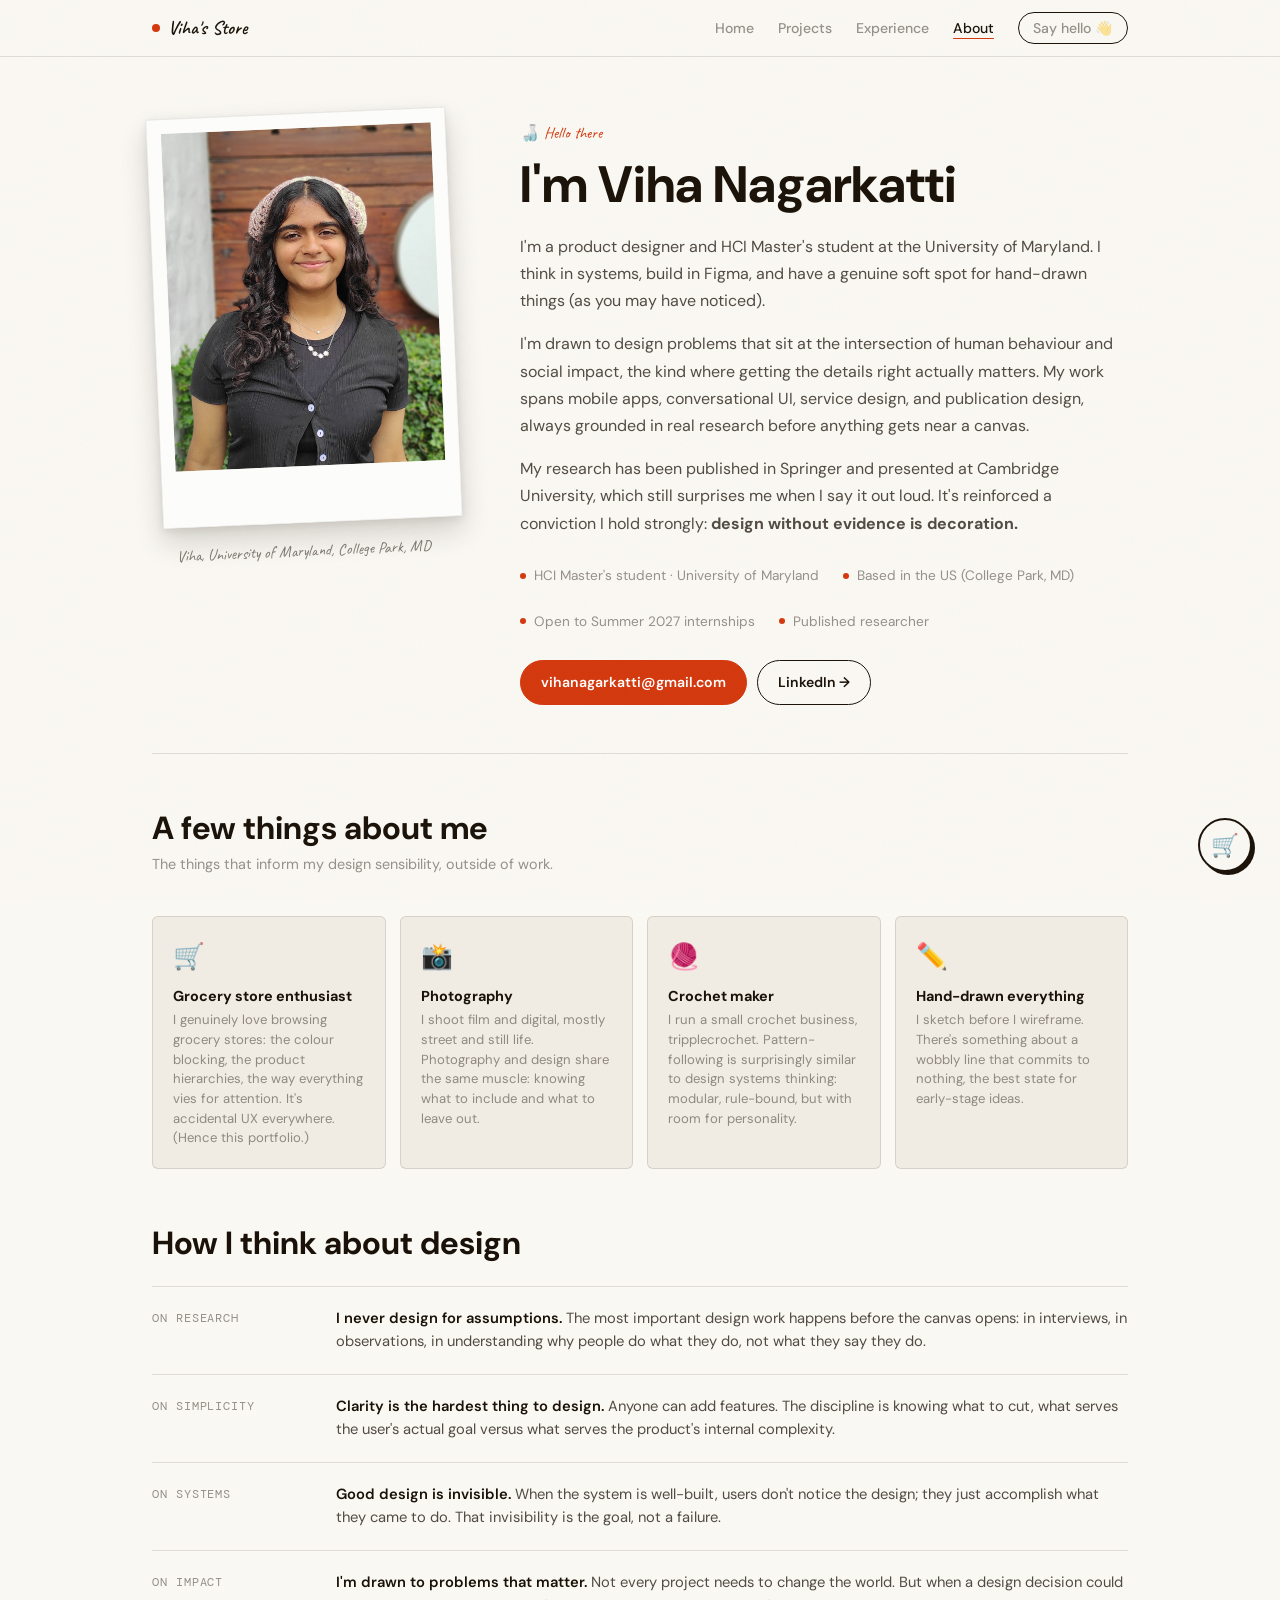
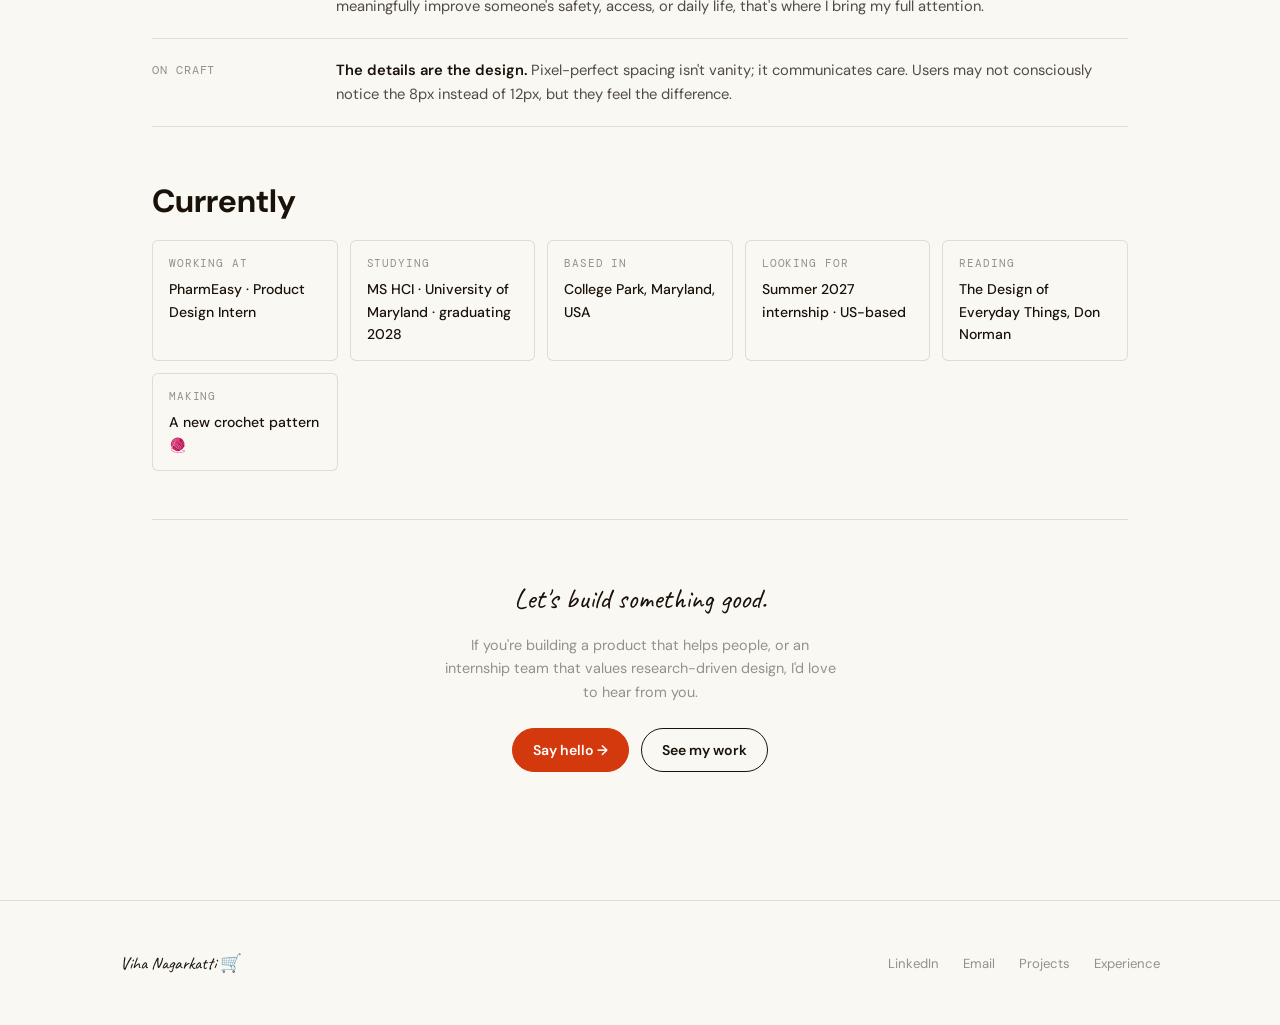
<file: about.html>
<!DOCTYPE html>
<html lang="en">
<head>
  <meta charset="UTF-8" />
  <meta name="viewport" content="width=device-width, initial-scale=1.0" />
  <title>About: Viha Nagarkatti</title>
  <link rel="preconnect" href="https://fonts.googleapis.com" />
  <link rel="preconnect" href="https://fonts.gstatic.com" crossorigin />
  <link href="https://fonts.googleapis.com/css2?family=Caveat:wght@400;500;600;700&family=DM+Sans:ital,opsz,wght@0,9..40,300;0,9..40,400;0,9..40,500;0,9..40,600;0,9..40,700;1,9..40,400&family=DM+Mono:wght@400;500&display=swap" rel="stylesheet" />
  <link rel="stylesheet" href="style.css" />
  <style>
    .about-grid {
      display: grid;
      grid-template-columns: 1fr 2fr;
      gap: 64px;
      padding: 56px 0 48px;
      border-bottom: 1.5px solid var(--faint);
      margin-bottom: 56px;
    }
    .about-photo-col { position: relative; }
    /* Polaroid-style frame: white card, thick bottom border, slight tilt */
    .photo-frame {
      width: 100%;
      max-width: 300px;
      margin: 0 auto;
      background: #fdfdfb;
      border: 1px solid rgba(26,18,8,0.08);
      border-radius: 2px;
      padding: 14px 14px 56px;
      box-shadow: 0 14px 28px rgba(26,18,8,0.16), 0 3px 8px rgba(26,18,8,0.08);
      transform: rotate(-2.5deg);
      position: relative;
    }
    .photo-frame-inner-shot {
      aspect-ratio: 4/5;
      overflow: hidden;
      background: var(--shelf-bg);
      display: flex;
      align-items: center;
      justify-content: center;
      position: relative;
    }
    .photo-placeholder-text {
      font-family: var(--font-hand);
      font-size: 0.9rem;
      color: rgba(26,18,8,0.3);
      text-align: center;
      padding: 20px;
      line-height: 1.4;
    }
    /* If you add a photo: img inside .photo-frame-inner-shot will fill it */
    .photo-frame-inner-shot img { width: 100%; height: 100%; object-fit: cover; object-position: 50% 20%; display: block; }
    .photo-caption {
      font-family: var(--font-hand);
      font-size: 1rem;
      color: rgba(26,18,8,0.55);
      text-align: center;
      margin-top: 16px;
      transform: rotate(-2.5deg);
    }

    .about-text-col { padding-top: 8px; }
    .about-eyebrow { font-family: var(--font-hand); color: var(--accent); font-size: 1rem; margin-bottom: 10px; display: block; }
    .about-text-col h1 { margin-bottom: 20px; line-height: 1.1; }
    .about-text-col p { font-size: 1rem; color: rgba(26,18,8,0.75); line-height: 1.7; margin-bottom: 16px; }

    .about-fact-strip {
      display: flex;
      gap: 24px;
      margin: 28px 0;
      flex-wrap: wrap;
    }
    .about-fact {
      display: flex;
      align-items: center;
      gap: 8px;
      font-size: 0.85rem;
      color: var(--mid);
    }
    .about-fact-dot { width: 6px; height: 6px; border-radius: 50%; background: var(--accent); flex-shrink: 0; }

    /* Personality section */
    .personality-grid {
      display: grid;
      grid-template-columns: repeat(auto-fit, minmax(220px, 1fr));
      gap: 14px;
      margin: 40px 0;
    }
    .personality-card {
      padding: 20px;
      border: 1.5px solid var(--faint);
      border-radius: 6px;
      background: var(--shelf-bg);
    }
    .personality-card-emoji { font-size: 1.6rem; display: block; margin-bottom: 10px; }
    .personality-card h3 { font-size: 0.9rem; font-weight: 700; margin-bottom: 6px; }
    .personality-card p { font-size: 0.82rem; color: var(--mid); margin: 0; line-height: 1.5; }

    /* Design philosophy */
    .philosophy-section { margin: 56px 0; }
    .philosophy-section h2 { margin-bottom: 24px; }
    .philosophy-items { display: flex; flex-direction: column; gap: 0; }
    .philosophy-item {
      padding: 20px 0;
      border-bottom: 1px solid var(--faint);
      display: grid;
      grid-template-columns: 160px 1fr;
      gap: 24px;
    }
    .philosophy-item:first-child { border-top: 1px solid var(--faint); }
    .philosophy-label { font-family: var(--font-mono); font-size: 0.72rem; color: var(--mid); letter-spacing: 0.08em; text-transform: uppercase; padding-top: 3px; }
    .philosophy-text { font-size: 0.92rem; color: rgba(26,18,8,0.75); line-height: 1.6; }
    .philosophy-text strong { color: var(--ink); font-weight: 600; }

    /* Currently section */
    .currently-section { margin: 48px 0; }
    .currently-grid {
      display: grid;
      grid-template-columns: repeat(auto-fit, minmax(180px, 1fr));
      gap: 12px;
      margin-top: 20px;
    }
    .currently-item {
      padding: 14px 16px;
      border: 1.5px solid var(--faint);
      border-radius: 6px;
      background: var(--paper);
    }
    .currently-item-label { font-size: 0.68rem; font-family: var(--font-mono); color: var(--mid); text-transform: uppercase; letter-spacing: 0.08em; margin-bottom: 6px; display: block; }
    .currently-item-value { font-size: 0.88rem; font-weight: 500; }

    @media (max-width: 768px) {
      .about-grid { grid-template-columns: 1fr; gap: 32px; }
      .photo-frame { max-width: 260px; }
      .philosophy-item { grid-template-columns: 1fr; gap: 6px; }
    }
  </style>
</head>
<body>

<nav class="nav">
  <div class="nav-inner">
    <a href="index.html" class="nav-logo"><span class="nav-logo-dot"></span>Viha's Store</a>
    <ul class="nav-links">
      <li><a href="index.html">Home</a></li>
      <li><a href="projects.html">Projects</a></li>
      <li><a href="work.html">Experience</a></li>
      <li><a href="about.html" class="active">About</a></li>
      <li><a href="mailto:vihanagarkatti@gmail.com" class="nav-cta">Say hello 👋</a></li>
    </ul>
  </div>
</nav>

<div class="page">

  <!-- ABOUT SPLIT -->
  <div class="about-grid fade-up">
    <div class="about-photo-col">
      <div class="photo-frame">
        <div class="photo-frame-inner-shot">
          <img src="assets/viha-photo.jpg" alt="Viha Nagarkatti" />
        </div>
      </div>
      <p class="photo-caption">Viha, University of Maryland, College Park, MD</p>
    </div>
    <div class="about-text-col">
      <span class="about-eyebrow">🍶 Hello there</span>
      <h1>I'm Viha Nagarkatti</h1>

      <p>I'm a product designer and HCI Master's student at the University of Maryland. I think in systems, build in Figma, and have a genuine soft spot for hand-drawn things (as you may have noticed).</p>

      <p>I'm drawn to design problems that sit at the intersection of human behaviour and social impact, the kind where getting the details right actually matters. My work spans mobile apps, conversational UI, service design, and publication design, always grounded in real research before anything gets near a canvas.</p>

      <p>My research has been published in Springer and presented at Cambridge University, which still surprises me when I say it out loud. It's reinforced a conviction I hold strongly: <strong>design without evidence is decoration.</strong></p>

      <div class="about-fact-strip">
        <span class="about-fact"><span class="about-fact-dot"></span>HCI Master's student · University of Maryland</span>
        <span class="about-fact"><span class="about-fact-dot"></span>Based in the US (College Park, MD)</span>
        <span class="about-fact"><span class="about-fact-dot"></span>Open to Summer 2027 internships</span>
        <span class="about-fact"><span class="about-fact-dot"></span>Published researcher</span>
      </div>

      <div style="display:flex;gap:10px;flex-wrap:wrap;">
        <a href="mailto:vihanagarkatti@gmail.com" class="btn btn-accent">vihanagarkatti@gmail.com</a>
        <a href="https://www.linkedin.com/in/viha-nagarkatti-382a371a8" target="_blank" class="btn">LinkedIn →</a>
      </div>
    </div>
  </div>

  <!-- PERSONALITY -->
  <section class="fade-up">
    <h2 style="margin-bottom:6px;">A few things about me</h2>
    <p style="color:var(--mid);margin-bottom:28px;font-size:0.9rem;">The things that inform my design sensibility, outside of work.</p>
    <div class="personality-grid">
      <div class="personality-card">
        <span class="personality-card-emoji">🛒</span>
        <h3>Grocery store enthusiast</h3>
        <p>I genuinely love browsing grocery stores: the colour blocking, the product hierarchies, the way everything vies for attention. It's accidental UX everywhere. (Hence this portfolio.)</p>
      </div>
      <div class="personality-card">
        <span class="personality-card-emoji">📸</span>
        <h3>Photography</h3>
        <p>I shoot film and digital, mostly street and still life. Photography and design share the same muscle: knowing what to include and what to leave out.</p>
      </div>
      <div class="personality-card">
        <span class="personality-card-emoji">🧶</span>
        <h3>Crochet maker</h3>
        <p>I run a small crochet business, tripplecrochet. Pattern-following is surprisingly similar to design systems thinking: modular, rule-bound, but with room for personality.</p>
      </div>
      <div class="personality-card">
        <span class="personality-card-emoji">✏️</span>
        <h3>Hand-drawn everything</h3>
        <p>I sketch before I wireframe. There's something about a wobbly line that commits to nothing, the best state for early-stage ideas.</p>
      </div>
    </div>
  </section>

  <!-- DESIGN PHILOSOPHY -->
  <section class="philosophy-section fade-up">
    <h2>How I think about design</h2>
    <div class="philosophy-items">
      <div class="philosophy-item">
        <span class="philosophy-label">On research</span>
        <p class="philosophy-text"><strong>I never design for assumptions.</strong> The most important design work happens before the canvas opens: in interviews, in observations, in understanding why people do what they do, not what they say they do.</p>
      </div>
      <div class="philosophy-item">
        <span class="philosophy-label">On simplicity</span>
        <p class="philosophy-text"><strong>Clarity is the hardest thing to design.</strong> Anyone can add features. The discipline is knowing what to cut, what serves the user's actual goal versus what serves the product's internal complexity.</p>
      </div>
      <div class="philosophy-item">
        <span class="philosophy-label">On systems</span>
        <p class="philosophy-text"><strong>Good design is invisible.</strong> When the system is well-built, users don't notice the design; they just accomplish what they came to do. That invisibility is the goal, not a failure.</p>
      </div>
      <div class="philosophy-item">
        <span class="philosophy-label">On impact</span>
        <p class="philosophy-text"><strong>I'm drawn to problems that matter.</strong> Not every project needs to change the world. But when a design decision could meaningfully improve someone's safety, access, or daily life, that's where I bring my full attention.</p>
      </div>
      <div class="philosophy-item">
        <span class="philosophy-label">On craft</span>
        <p class="philosophy-text"><strong>The details are the design.</strong> Pixel-perfect spacing isn't vanity; it communicates care. Users may not consciously notice the 8px instead of 12px, but they feel the difference.</p>
      </div>
    </div>
  </section>

  <!-- CURRENTLY -->
  <section class="currently-section fade-up">
    <h2>Currently</h2>
    <div class="currently-grid">
      <div class="currently-item">
        <span class="currently-item-label">Working at</span>
        <div class="currently-item-value">PharmEasy · Product Design Intern</div>
      </div>
      <div class="currently-item">
        <span class="currently-item-label">Studying</span>
        <div class="currently-item-value">MS HCI · University of Maryland · graduating 2028</div>
      </div>
      <div class="currently-item">
        <span class="currently-item-label">Based in</span>
        <div class="currently-item-value">College Park, Maryland, USA</div>
      </div>
      <div class="currently-item">
        <span class="currently-item-label">Looking for</span>
        <div class="currently-item-value">Summer 2027 internship · US-based</div>
      </div>
      <div class="currently-item">
        <span class="currently-item-label">Reading</span>
        <div class="currently-item-value">The Design of Everyday Things, Don Norman</div>
      </div>
      <div class="currently-item">
        <span class="currently-item-label">Making</span>
        <div class="currently-item-value">A new crochet pattern 🧶</div>
      </div>
    </div>
  </section>

  <!-- CONTACT CTA -->
  <div style="text-align:center;padding:56px 0 32px;border-top:1.5px solid var(--faint);" class="fade-up">
    <span style="font-family:var(--font-hand);font-size:1.8rem;display:block;margin-bottom:12px;">Let's build something good.</span>
    <p style="color:var(--mid);max-width:400px;margin:0 auto 24px;font-size:0.9rem;">If you're building a product that helps people, or an internship team that values research-driven design, I'd love to hear from you.</p>
    <div style="display:flex;gap:12px;justify-content:center;flex-wrap:wrap;">
      <a href="mailto:vihanagarkatti@gmail.com" class="btn btn-accent">Say hello →</a>
      <a href="projects.html" class="btn">See my work</a>
    </div>
  </div>

</div><!-- /page -->

<footer class="footer">
  <div class="footer-inner">
    <div class="footer-left">Viha Nagarkatti 🛒</div>
    <ul class="footer-links">
      <li><a href="https://www.linkedin.com/in/viha-nagarkatti-382a371a8" target="_blank">LinkedIn</a></li>
      <li><a href="mailto:vihanagarkatti@gmail.com">Email</a></li>
      <li><a href="projects.html">Projects</a></li>
      <li><a href="work.html">Experience</a></li>
    </ul>
  </div>
</footer>

<div class="chat-announce" id="chatAnnounce"><button class="announce-dismiss" id="announceDismiss">✕</button><span class="announce-headline">🍶 About Viha</span><p class="announce-body">Any questions about who she is?</p><button class="announce-cta" id="announceCta">ask us →</button></div>
<button class="chat-toggle" id="chatToggle">🛒</button>
<div class="chat-panel" id="chatPanel"><div class="chat-header"><span class="chat-header-icon">🧾</span><span>Store Assistant</span><button class="chat-close" id="chatClose">✕</button></div><div class="chat-messages" id="chatMessages"></div><div class="chat-input-row"><input class="chat-input" id="chatInput" type="text" placeholder="type something…" autocomplete="off" /><button class="chat-send" id="chatSend">↑</button></div></div>

<script src="main.js"></script>
</body>
</html>
</file>
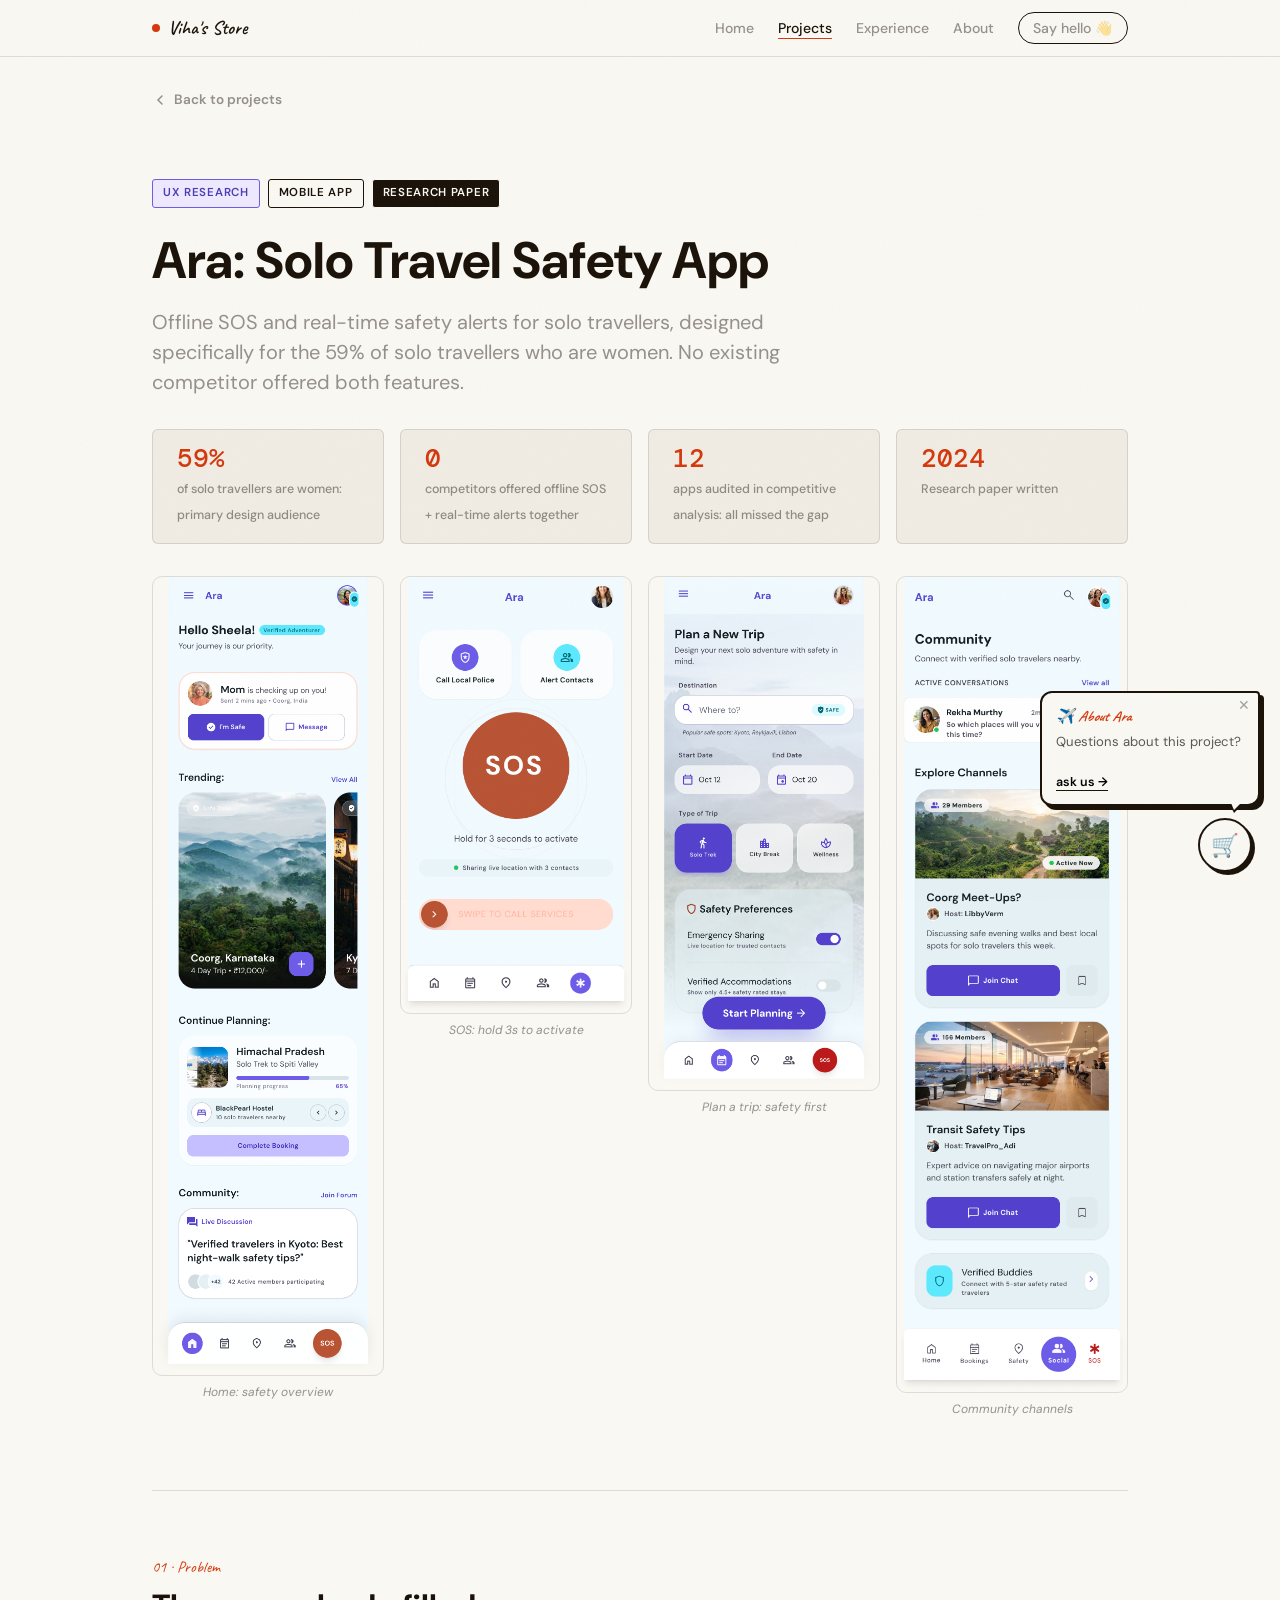
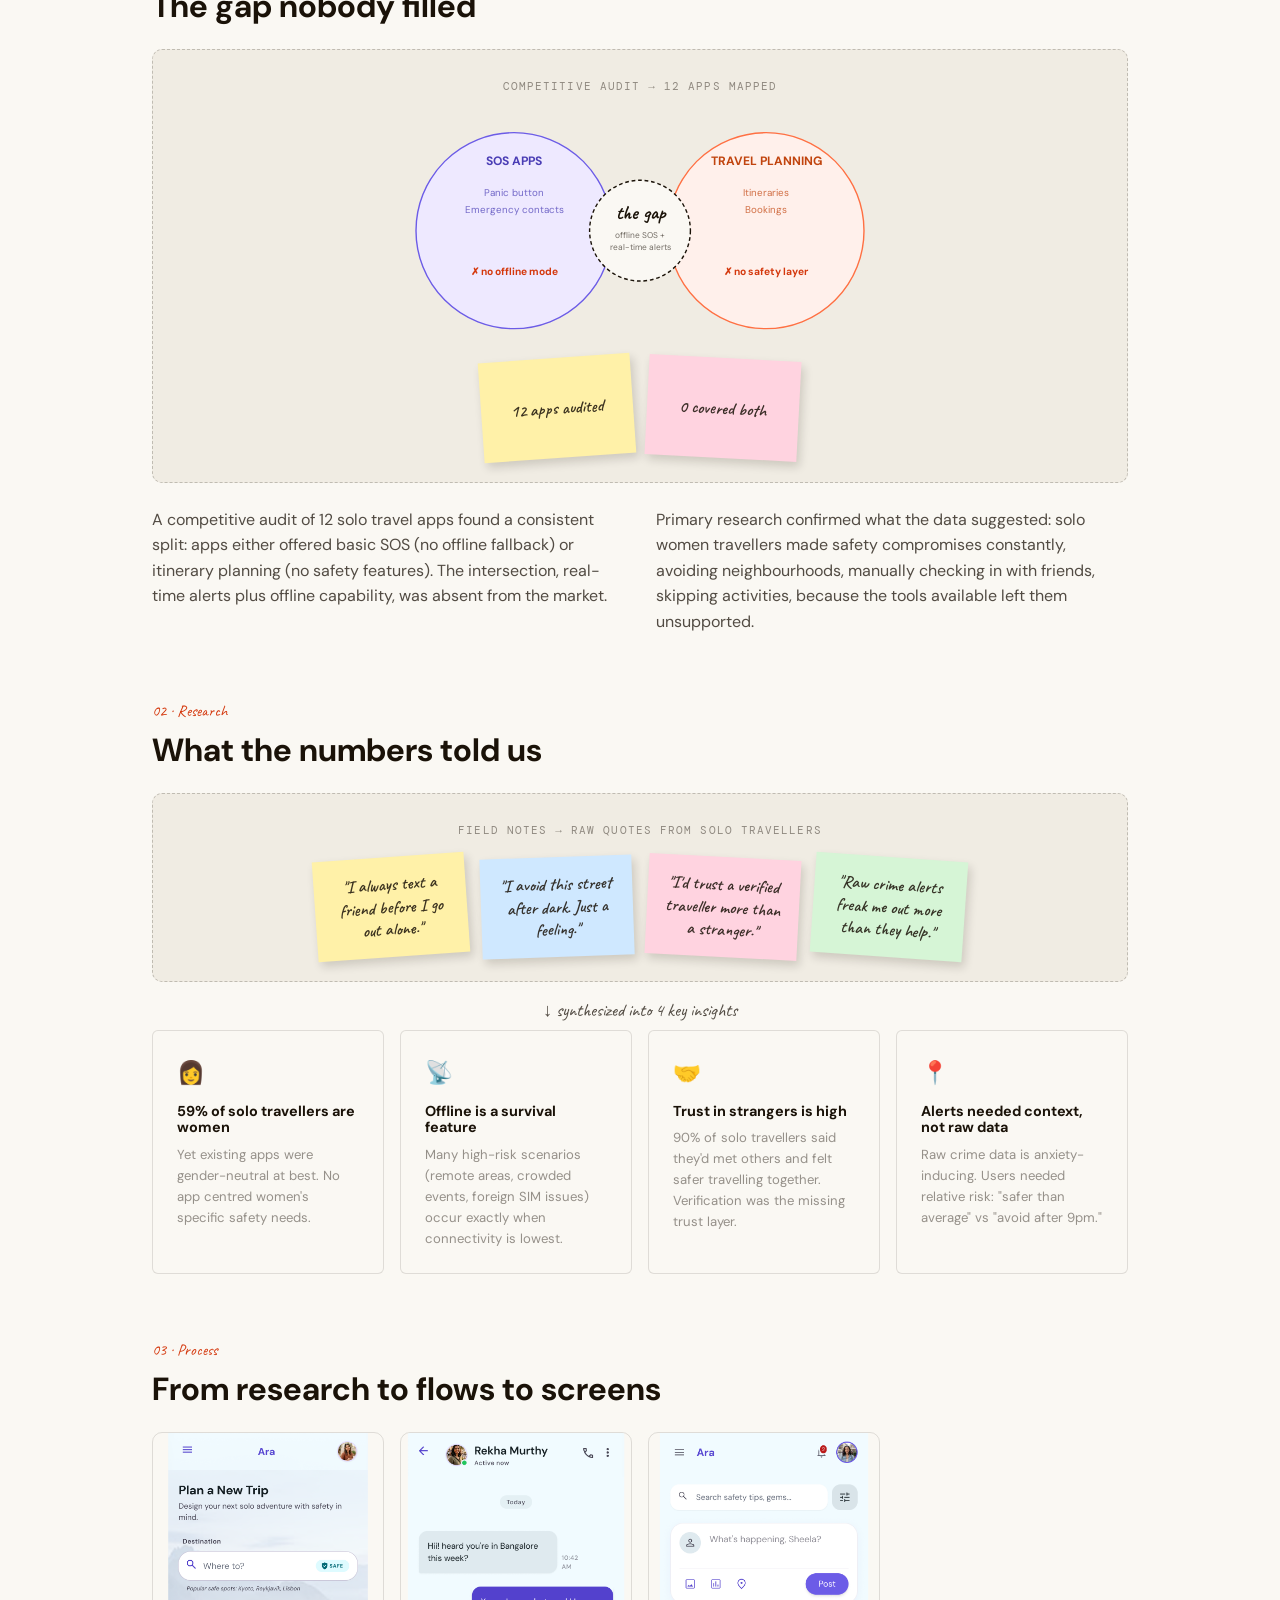
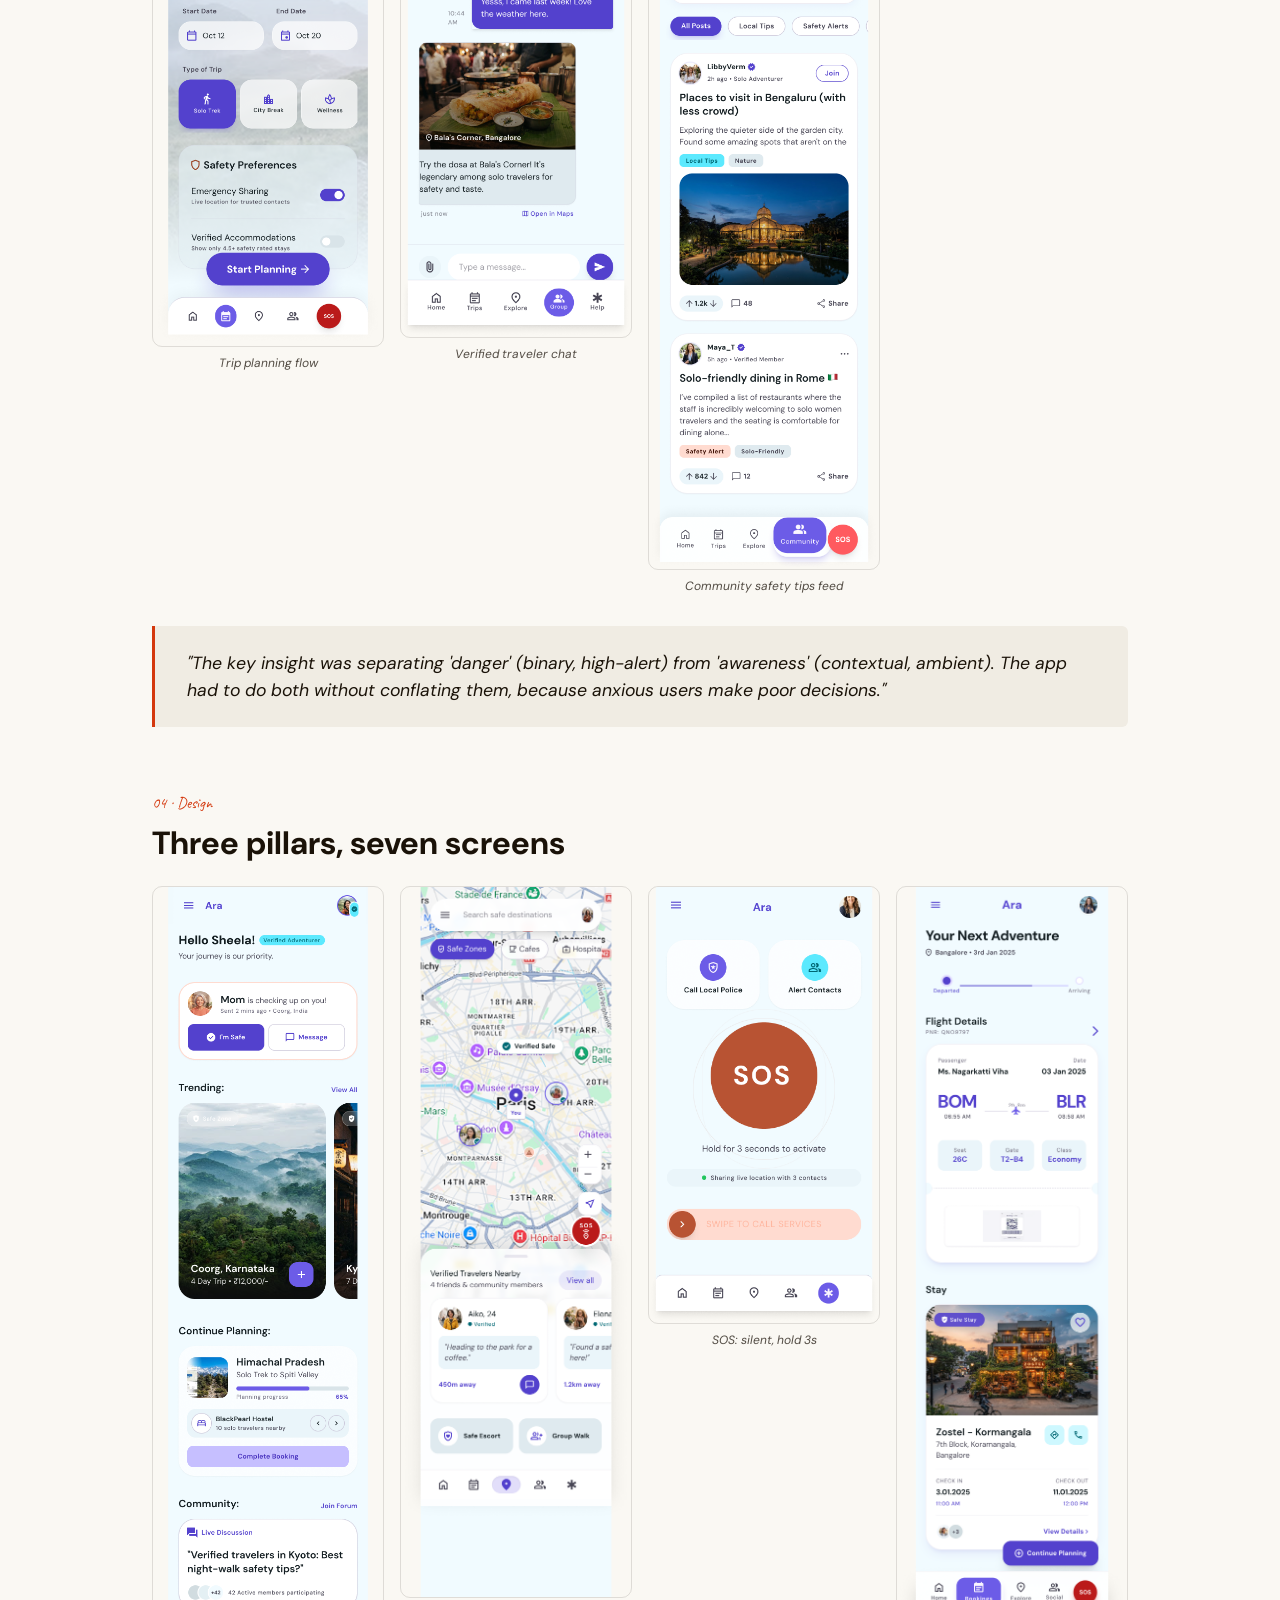
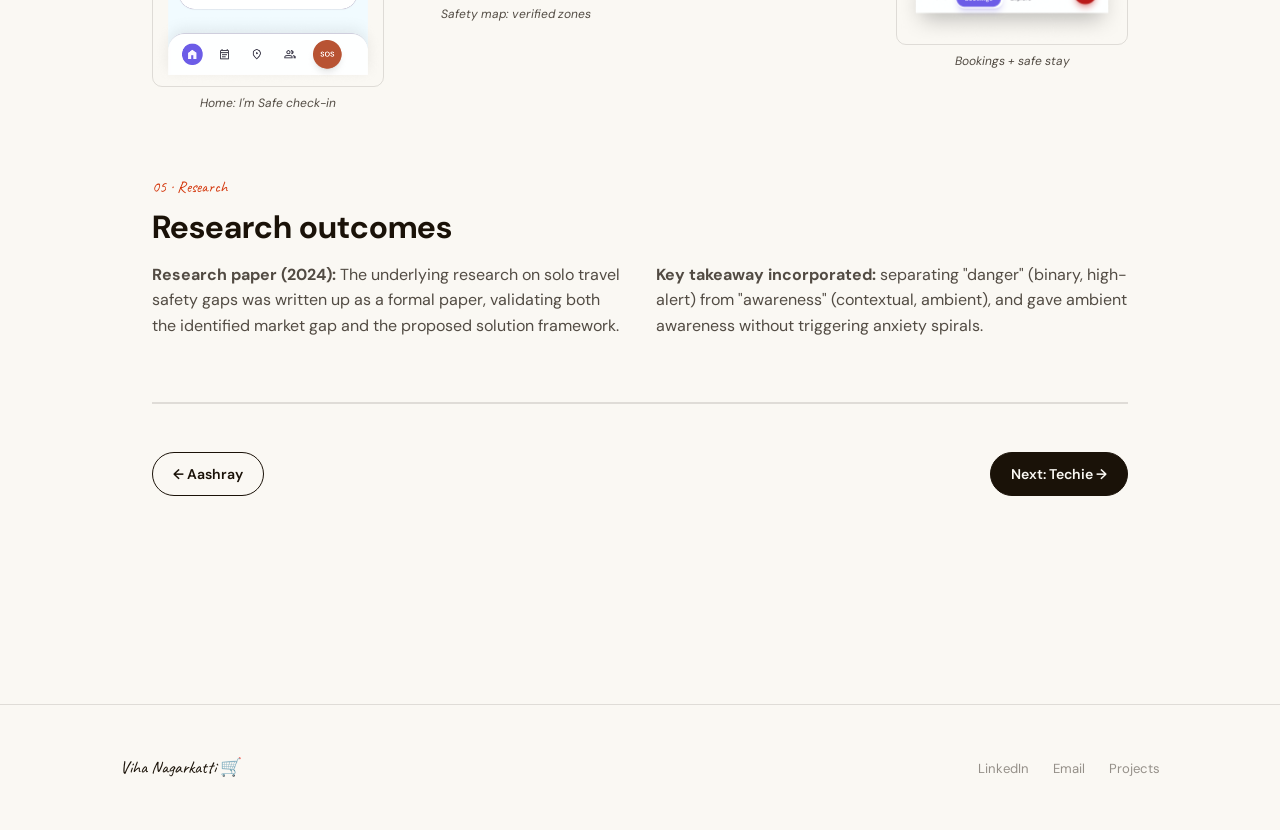
<file: ara.html>
<!DOCTYPE html>
<html lang="en">
<head>
  <meta charset="UTF-8" />
  <meta name="viewport" content="width=device-width, initial-scale=1.0" />
  <title>Ara: Viha Nagarkatti</title>
  <link rel="preconnect" href="https://fonts.googleapis.com" />
  <link rel="preconnect" href="https://fonts.gstatic.com" crossorigin />
  <link href="https://fonts.googleapis.com/css2?family=Caveat:wght@400;500;600;700&family=DM+Sans:ital,opsz,wght@0,9..40,300;0,9..40,400;0,9..40,500;0,9..40,600;0,9..40,700;1,9..40,400&family=DM+Mono:wght@400;500&display=swap" rel="stylesheet" />
  <link rel="stylesheet" href="style.css" />
  <style>
    /* plain image grid, no phone outline */
    .img-grid {
      display: grid;
      grid-template-columns: repeat(auto-fill, minmax(200px, 1fr));
      gap: 16px;
      margin: 24px 0;
    }
    .img-grid-item img {
      width: 100%;
      height: auto;
      display: block;
      border-radius: 10px;
      border: 1px solid var(--faint);
      transition: transform .2s ease, box-shadow .2s ease;
    }
    .img-grid-item img:hover { transform: translateY(-4px); box-shadow: 0 12px 32px rgba(26,18,8,0.12); }
    .img-grid-caption {
      font-size: 0.75rem;
      color: var(--mid);
      margin-top: 8px;
      line-height: 1.4;
      font-style: italic;
      text-align: center;
    }
    .screen-gallery { display: grid; grid-template-columns: repeat(auto-fill, minmax(200px, 1fr)); gap: 16px; margin: 24px 0; }
    .screen-gallery.cols-2 { grid-template-columns: repeat(auto-fill, minmax(320px, 1fr)); }
    .screen-item img { width: 100%; height: auto; display: block; border-radius: 8px; border: 1px solid var(--faint); transition: transform .2s ease, box-shadow .2s ease; }
    .screen-item img:hover { transform: translateY(-4px); box-shadow: 0 12px 32px rgba(26,18,8,0.12); }
    .screen-caption { font-size: 0.75rem; color: var(--mid); margin-top: 8px; line-height: 1.4; font-style: italic; }
    .img-full { margin: 28px 0; border-radius: 8px; overflow: hidden; border: 1px solid var(--faint); }
    .img-full img { width: 100%; height: auto; display: block; }
    .img-caption { padding: 10px 16px; font-size: 0.78rem; color: var(--mid); font-style: italic; border-top: 1px solid var(--faint); background: var(--shelf-bg); }

    /* IDEATION / DESIGN-THINKING VISUALS */
    .ideation-board {
      background: var(--shelf-bg);
      border: 1.5px dashed rgba(26,18,8,0.22);
      border-radius: 10px;
      padding: 28px 20px 24px;
      margin: 24px 0 8px;
    }
    .board-label {
      font-family: 'DM Mono', monospace;
      font-size: 0.68rem;
      letter-spacing: 0.1em;
      text-transform: uppercase;
      color: var(--mid);
      text-align: center;
      margin-bottom: 18px;
    }
    .postit-row { display: flex; flex-wrap: wrap; gap: 18px 14px; justify-content: center; }
    .postit {
      font-family: 'Caveat', cursive;
      font-weight: 600;
      font-size: 1.08rem;
      line-height: 1.3;
      padding: 16px 18px;
      width: 152px;
      min-height: 100px;
      box-shadow: 3px 5px 10px rgba(26,18,8,0.16);
      display: flex;
      align-items: center;
      justify-content: center;
      text-align: center;
      color: rgba(26,18,8,0.85);
      transition: transform .2s ease;
    }
    .postit:hover { transform: scale(1.05) rotate(0deg) !important; z-index: 2; }
    .postit.yellow { background: #FFF1A8; transform: rotate(-4deg); }
    .postit.pink   { background: #FFD3E0; transform: rotate(3deg); }
    .postit.blue   { background: #CFE8FF; transform: rotate(-2deg); }
    .postit.green  { background: #D6F5D6; transform: rotate(4deg); }
    .board-arrow-down {
      text-align: center;
      font-family: 'Caveat', cursive;
      font-size: 1.15rem;
      color: var(--mid);
      margin: 14px 0 -4px;
    }
  </style>
</head>
<body>

<nav class="nav">
  <div class="nav-inner">
    <a href="index.html" class="nav-logo"><span class="nav-logo-dot"></span>Viha's Store</a>
    <ul class="nav-links">
      <li><a href="index.html">Home</a></li>
      <li><a href="projects.html" class="active">Projects</a></li>
      <li><a href="work.html">Experience</a></li>
      <li><a href="about.html">About</a></li>
      <li><a href="mailto:vihanagarkatti@gmail.com" class="nav-cta">Say hello 👋</a></li>
    </ul>
  </div>
</nav>

<div class="page">
  <a href="projects.html" class="back-link">
    <svg width="16" height="16" viewBox="0 0 16 16" fill="none"><path d="M10 12L6 8l4-4" stroke="currentColor" stroke-width="1.5" stroke-linecap="round"/></svg>
    Back to projects
  </a>

  <header class="cs-hero fade-up">
    <div class="cs-meta">
      <span class="tag tag-soft" style="background:#EEE9FF;color:#4A3DB5;border-color:#6C5CE7;">UX Research</span>
      <span class="tag tag-outline">Mobile App</span>
      <span class="tag tag-filled">Research Paper</span>
    </div>
    <h1 class="cs-title">Ara: Solo Travel Safety App</h1>
    <p class="cs-subtitle">Offline SOS and real-time safety alerts for solo travellers, designed specifically for the 59% of solo travellers who are women. No existing competitor offered both features.</p>

    <div class="cs-stats">
      <div class="cs-stat">
        <span class="cs-stat-num">59%</span>
        <span class="cs-stat-label">of solo travellers are women: primary design audience</span>
      </div>
      <div class="cs-stat">
        <span class="cs-stat-num">0</span>
        <span class="cs-stat-label">competitors offered offline SOS + real-time alerts together</span>
      </div>
      <div class="cs-stat">
        <span class="cs-stat-num">12</span>
        <span class="cs-stat-label">apps audited in competitive analysis: all missed the gap</span>
      </div>
      <div class="cs-stat">
        <span class="cs-stat-num">2024</span>
        <span class="cs-stat-label">Research paper written</span>
      </div>
    </div>

    <div class="img-grid">
      <div class="img-grid-item">
        <img src="assets/ara/ara-1.png" alt="Ara home screen" />
        <p class="img-grid-caption">Home: safety overview</p>
      </div>
      <div class="img-grid-item">
        <img src="assets/ara/ara-3.png" alt="Ara SOS screen" />
        <p class="img-grid-caption">SOS: hold 3s to activate</p>
      </div>
      <div class="img-grid-item">
        <img src="assets/ara/ara-5.png" alt="Ara trip planning" />
        <p class="img-grid-caption">Plan a trip: safety first</p>
      </div>
      <div class="img-grid-item">
        <img src="assets/ara/ara-6.png" alt="Ara community" />
        <p class="img-grid-caption">Community channels</p>
      </div>
    </div>
  </header>

  <div class="cs-body">

    <div class="cs-section fade-up">
      <span class="cs-section-label">01 · Problem</span>
      <h2>The gap nobody filled</h2>

      <div class="ideation-board">
        <div class="board-label">Competitive audit → 12 apps mapped</div>
        <svg viewBox="0 0 600 240" xmlns="http://www.w3.org/2000/svg" style="width:100%;max-width:560px;display:block;margin:0 auto;overflow:visible;">
          <defs>
            <marker id="araArrowL" markerWidth="8" markerHeight="8" refX="6" refY="3" orient="auto">
              <path d="M0,0 L6,3 L0,6 Z" fill="#6C5CE7"/>
            </marker>
            <marker id="araArrowR" markerWidth="8" markerHeight="8" refX="6" refY="3" orient="auto">
              <path d="M0,0 L6,3 L0,6 Z" fill="#FF7043"/>
            </marker>
          </defs>

          <circle cx="165" cy="125" r="105" fill="#EEE9FF" stroke="#6C5CE7" stroke-width="1.5"/>
          <text x="165" y="55" text-anchor="middle" font-family="DM Sans" font-weight="700" font-size="13" fill="#4A3DB5">SOS APPS</text>
          <text x="165" y="88" text-anchor="middle" font-family="DM Sans" font-size="10.5" fill="rgba(74,61,181,0.75)">Panic button</text>
          <text x="165" y="106" text-anchor="middle" font-family="DM Sans" font-size="10.5" fill="rgba(74,61,181,0.75)">Emergency contacts</text>
          <text x="165" y="172" text-anchor="middle" font-family="DM Sans" font-weight="700" font-size="11" fill="#D4380D">✗ no offline mode</text>

          <circle cx="435" cy="125" r="105" fill="#FFF0EB" stroke="#FF7043" stroke-width="1.5"/>
          <text x="435" y="55" text-anchor="middle" font-family="DM Sans" font-weight="700" font-size="13" fill="#C1440E">TRAVEL PLANNING</text>
          <text x="435" y="88" text-anchor="middle" font-family="DM Sans" font-size="10.5" fill="rgba(193,68,14,0.75)">Itineraries</text>
          <text x="435" y="106" text-anchor="middle" font-family="DM Sans" font-size="10.5" fill="rgba(193,68,14,0.75)">Bookings</text>
          <text x="435" y="172" text-anchor="middle" font-family="DM Sans" font-weight="700" font-size="11" fill="#D4380D">✗ no safety layer</text>

          <path d="M255,125 C270,125 278,125 288,125" stroke="#6C5CE7" stroke-width="1.5" fill="none" marker-end="url(#araArrowL)"/>
          <path d="M345,125 C330,125 322,125 312,125" stroke="#FF7043" stroke-width="1.5" fill="none" marker-end="url(#araArrowR)"/>

          <circle cx="300" cy="125" r="54" fill="#faf8f3" stroke="#1a1208" stroke-width="1.5" stroke-dasharray="4 3"/>
          <text x="300" y="113" text-anchor="middle" font-family="Caveat" font-weight="700" font-size="21" fill="#1a1208">the gap</text>
          <text x="300" y="133" text-anchor="middle" font-family="DM Sans" font-size="9" fill="rgba(26,18,8,0.6)">offline SOS +</text>
          <text x="300" y="146" text-anchor="middle" font-family="DM Sans" font-size="9" fill="rgba(26,18,8,0.6)">real-time alerts</text>
        </svg>

        <div class="postit-row" style="margin-top:20px;">
          <div class="postit yellow">12 apps audited</div>
          <div class="postit pink">0 covered both</div>
        </div>
      </div>

      <div class="two-col" style="margin-top:24px;">
        <p>A competitive audit of 12 solo travel apps found a consistent split: apps either offered basic SOS (no offline fallback) or itinerary planning (no safety features). The intersection, real-time alerts plus offline capability, was absent from the market.</p>
        <p>Primary research confirmed what the data suggested: solo women travellers made safety compromises constantly, avoiding neighbourhoods, manually checking in with friends, skipping activities, because the tools available left them unsupported.</p>
      </div>
    </div>

    <div class="cs-section fade-up">
      <span class="cs-section-label">02 · Research</span>
      <h2>What the numbers told us</h2>

      <div class="ideation-board">
        <div class="board-label">Field notes → raw quotes from solo travellers</div>
        <div class="postit-row">
          <div class="postit yellow">"I always text a friend before I go out alone."</div>
          <div class="postit blue">"I avoid this street after dark. Just a feeling."</div>
          <div class="postit pink">"I'd trust a verified traveller more than a stranger."</div>
          <div class="postit green">"Raw crime alerts freak me out more than they help."</div>
        </div>
      </div>
      <p class="board-arrow-down">↓ synthesized into 4 key insights</p>

      <div class="insight-grid" style="margin-top:8px;">
        <div class="insight-card">
          <span class="insight-card-icon">👩</span>
          <h4>59% of solo travellers are women</h4>
          <p>Yet existing apps were gender-neutral at best. No app centred women's specific safety needs.</p>
        </div>
        <div class="insight-card">
          <span class="insight-card-icon">📡</span>
          <h4>Offline is a survival feature</h4>
          <p>Many high-risk scenarios (remote areas, crowded events, foreign SIM issues) occur exactly when connectivity is lowest.</p>
        </div>
        <div class="insight-card">
          <span class="insight-card-icon">🤝</span>
          <h4>Trust in strangers is high</h4>
          <p>90% of solo travellers said they'd met others and felt safer travelling together. Verification was the missing trust layer.</p>
        </div>
        <div class="insight-card">
          <span class="insight-card-icon">📍</span>
          <h4>Alerts needed context, not raw data</h4>
          <p>Raw crime data is anxiety-inducing. Users needed relative risk: "safer than average" vs "avoid after 9pm."</p>
        </div>
      </div>
    </div>

    <div class="cs-section fade-up">
      <span class="cs-section-label">03 · Process</span>
      <h2>From research to flows to screens</h2>

      <div class="img-grid">
        <div class="img-grid-item">
          <img src="assets/ara/ara-5.png" alt="Plan new trip" />
          <p class="img-grid-caption">Trip planning flow</p>
        </div>
        <div class="img-grid-item">
          <img src="assets/ara/ara-7.png" alt="Ara community chat" />
          <p class="img-grid-caption">Verified traveler chat</p>
        </div>
        <div class="img-grid-item">
          <img src="assets/ara/ara-8.png" alt="Ara social feed" />
          <p class="img-grid-caption">Community safety tips feed</p>
        </div>
      </div>

      <div class="cs-quote">
        <p>"The key insight was separating 'danger' (binary, high-alert) from 'awareness' (contextual, ambient). The app had to do both without conflating them, because anxious users make poor decisions."</p>
      </div>
    </div>

    <div class="cs-section fade-up">
      <span class="cs-section-label">04 · Design</span>
      <h2>Three pillars, seven screens</h2>

      <div class="img-grid">
        <div class="img-grid-item">
          <img src="assets/ara/ara-1.png" alt="Ara home" />
          <p class="img-grid-caption">Home: I'm Safe check-in</p>
        </div>
        <div class="img-grid-item">
          <img src="assets/ara/ara-2.png" alt="Safety map" />
          <p class="img-grid-caption">Safety map: verified zones</p>
        </div>
        <div class="img-grid-item">
          <img src="assets/ara/ara-3.png" alt="SOS" />
          <p class="img-grid-caption">SOS: silent, hold 3s</p>
        </div>
        <div class="img-grid-item">
          <img src="assets/ara/ara-4.png" alt="Bookings" />
          <p class="img-grid-caption">Bookings + safe stay</p>
        </div>
      </div>
    </div>

    <div class="cs-section fade-up">
      <span class="cs-section-label">05 · Research</span>
      <h2>Research outcomes</h2>
      <div class="two-col">
        <div>
          <p><strong>Research paper (2024):</strong> The underlying research on solo travel safety gaps was written up as a formal paper, validating both the identified market gap and the proposed solution framework.</p>
        </div>
        <div>
          <p><strong>Key takeaway incorporated:</strong> separating "danger" (binary, high-alert) from "awareness" (contextual, ambient), and gave ambient awareness without triggering anxiety spirals.</p>
        </div>
      </div>
    </div>

    <div class="divider"></div>
    <div style="display:flex;justify-content:space-between;align-items:center;flex-wrap:wrap;gap:16px;padding-bottom:48px;">
      <a href="aashray.html" class="btn">← Aashray</a>
      <a href="techie.html" class="btn btn-filled">Next: Techie →</a>
    </div>

  </div>
</div>

<footer class="footer">
  <div class="footer-inner">
    <div class="footer-left">Viha Nagarkatti 🛒</div>
    <ul class="footer-links">
      <li><a href="https://www.linkedin.com/in/viha-nagarkatti-382a371a8" target="_blank">LinkedIn</a></li>
      <li><a href="mailto:vihanagarkatti@gmail.com">Email</a></li>
      <li><a href="projects.html">Projects</a></li>
    </ul>
  </div>
</footer>

<div class="chat-announce" id="chatAnnounce"><button class="announce-dismiss" id="announceDismiss">✕</button><span class="announce-headline">✈️ About Ara</span><p class="announce-body">Questions about this project?</p><button class="announce-cta" id="announceCta">ask us →</button></div>
<button class="chat-toggle" id="chatToggle">🛒</button>
<div class="chat-panel" id="chatPanel"><div class="chat-header"><span class="chat-header-icon">🧾</span><span>Store Assistant</span><button class="chat-close" id="chatClose">✕</button></div><div class="chat-messages" id="chatMessages"></div><div class="chat-input-row"><input class="chat-input" id="chatInput" type="text" placeholder="Ask about this project…" autocomplete="off" /><button class="chat-send" id="chatSend">↑</button></div></div>

<script src="main.js"></script>
</body>
</html>
</file>
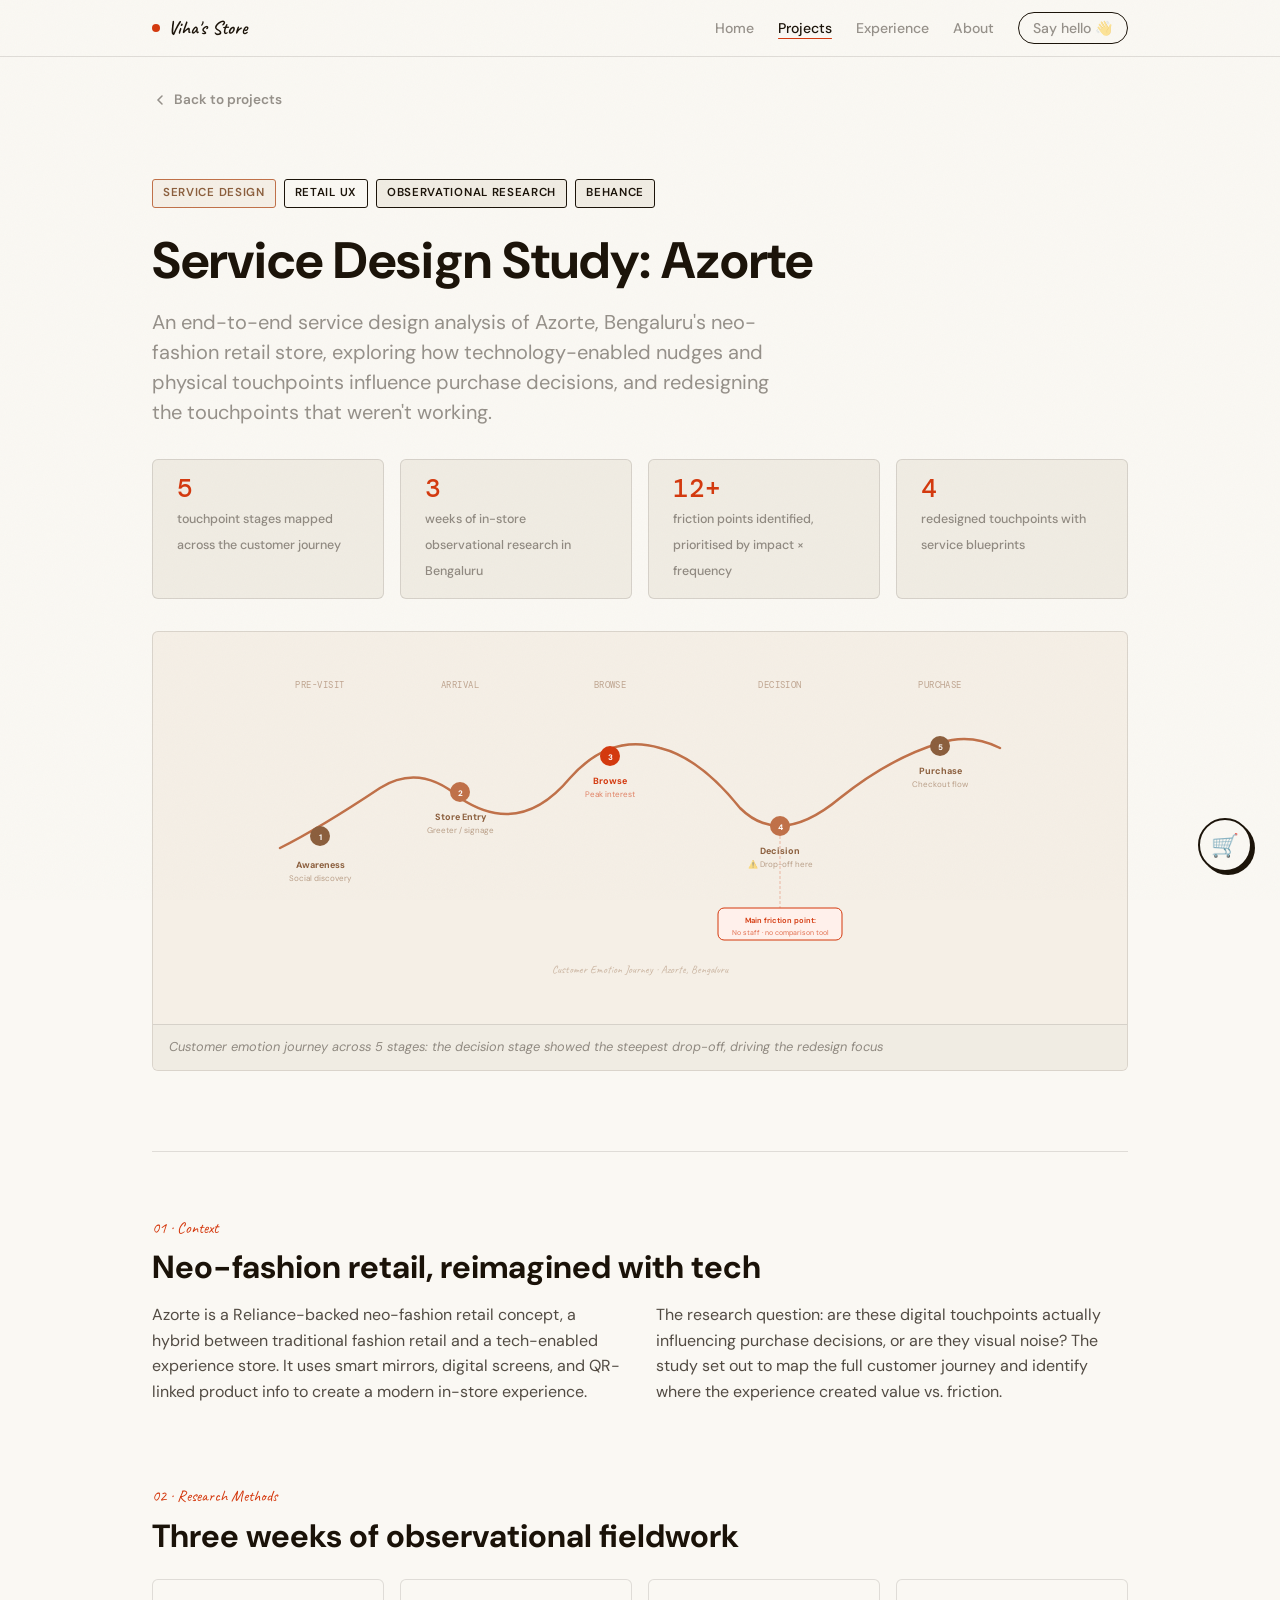
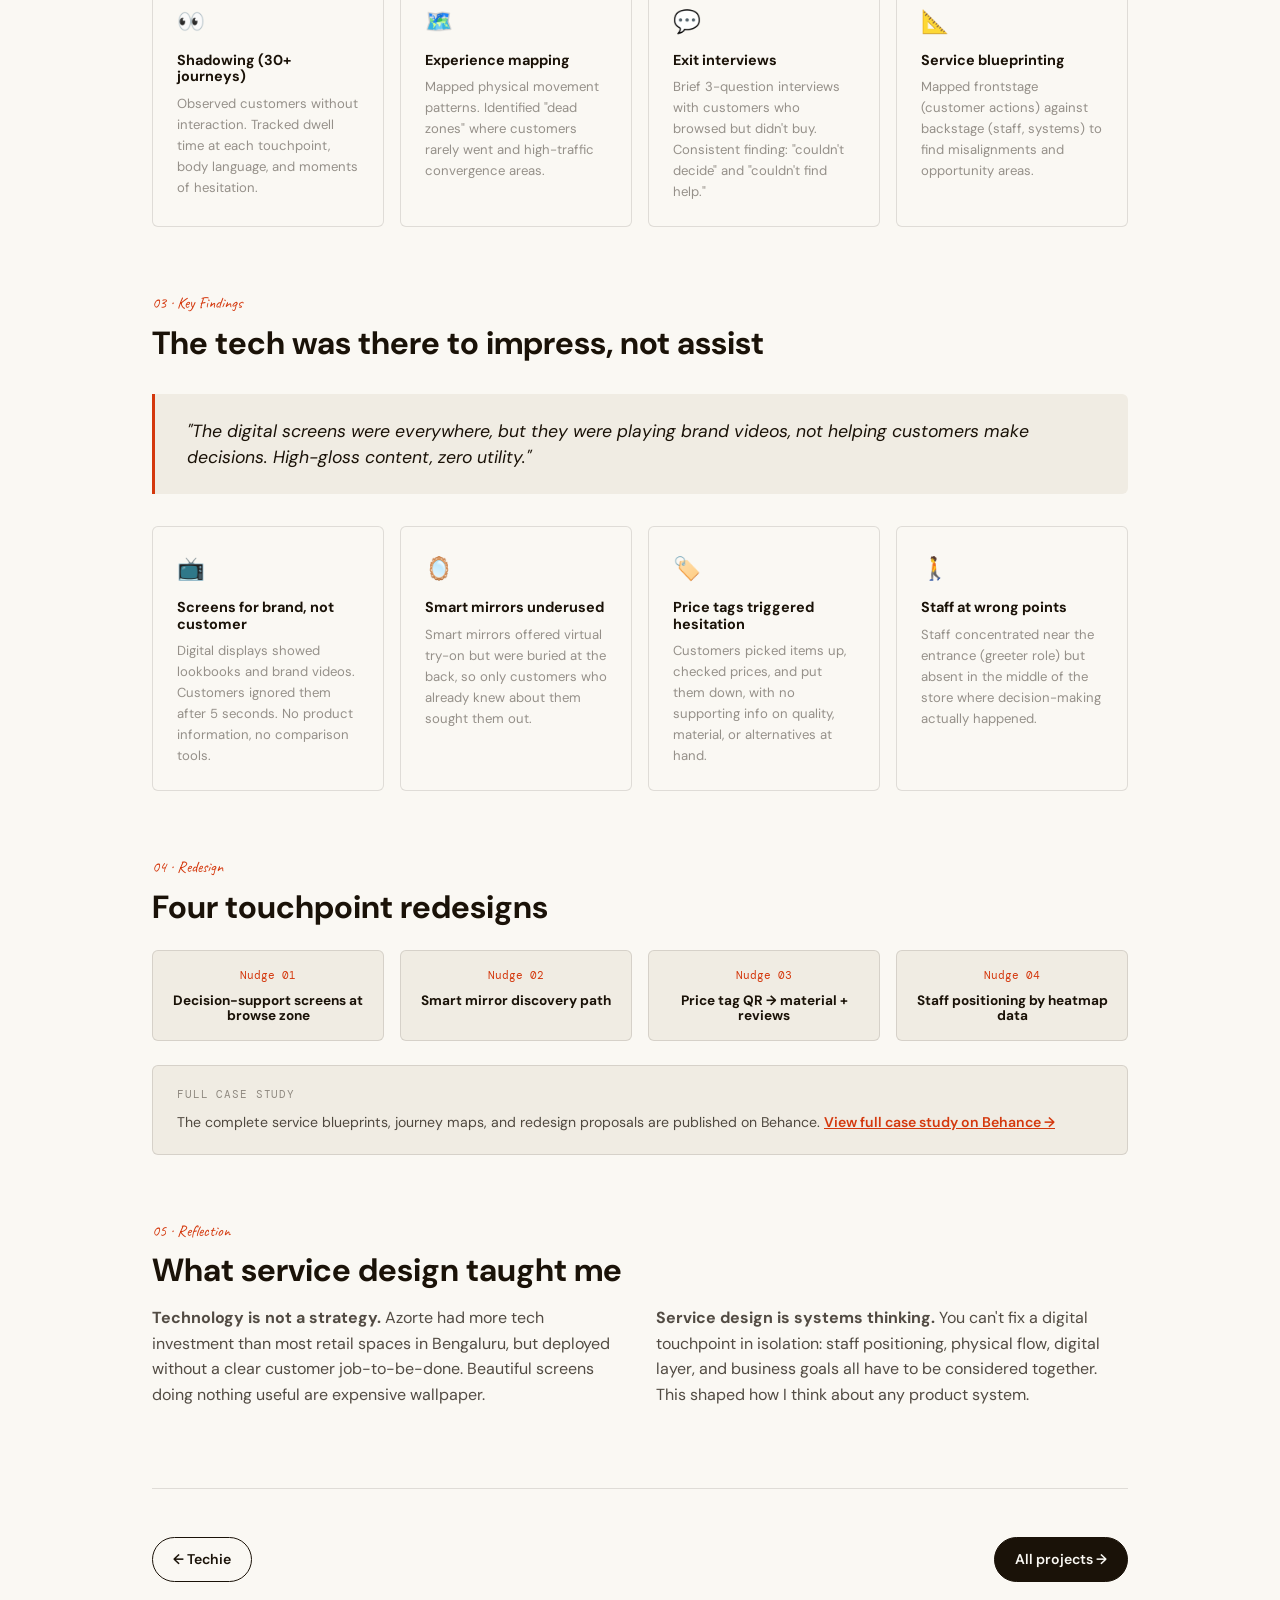
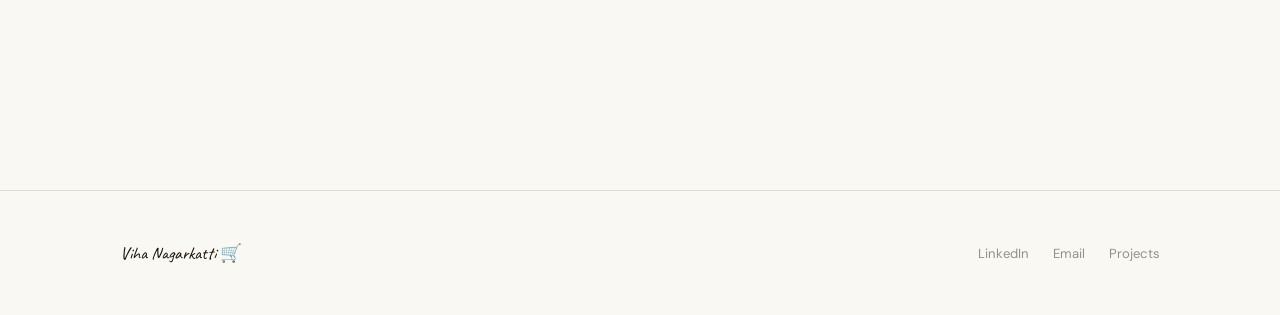
<file: azorte.html>
<!DOCTYPE html>
<html lang="en">
<head>
  <meta charset="UTF-8" />
  <meta name="viewport" content="width=device-width, initial-scale=1.0" />
  <title>Azorte Service Design: Viha Nagarkatti</title>
  <link rel="preconnect" href="https://fonts.googleapis.com" />
  <link rel="preconnect" href="https://fonts.gstatic.com" crossorigin />
  <link href="https://fonts.googleapis.com/css2?family=Caveat:wght@400;500;600;700&family=DM+Sans:ital,opsz,wght@0,9..40,300;0,9..40,400;0,9..40,500;0,9..40,600;0,9..40,700;1,9..40,400&family=DM+Mono:wght@400;500&display=swap" rel="stylesheet" />
  <link rel="stylesheet" href="style.css" />
  <style>
    .img-full { margin: 28px 0; border-radius: 8px; overflow: hidden; border: 1px solid var(--faint); }
    .img-full img { width: 100%; height: auto; display: block; }
    .img-caption { padding: 10px 16px; font-size: 0.78rem; color: var(--mid); font-style: italic; border-top: 1px solid var(--faint); background: var(--shelf-bg); }
    .screen-gallery { display: grid; grid-template-columns: repeat(auto-fill, minmax(240px, 1fr)); gap: 16px; margin: 24px 0; }
    .screen-item img { width: 100%; height: auto; display: block; border-radius: 8px; border: 1px solid var(--faint); transition: transform .2s ease, box-shadow .2s ease; }
    .screen-item img:hover { transform: translateY(-4px); box-shadow: 0 12px 32px rgba(26,18,8,.12); }
    .screen-caption { font-size: 0.75rem; color: var(--mid); margin-top: 8px; line-height: 1.4; font-style: italic; }
  </style>
</head>
<body>

<nav class="nav">
  <div class="nav-inner">
    <a href="index.html" class="nav-logo"><span class="nav-logo-dot"></span>Viha's Store</a>
    <ul class="nav-links">
      <li><a href="index.html">Home</a></li>
      <li><a href="projects.html" class="active">Projects</a></li>
      <li><a href="work.html">Experience</a></li>
      <li><a href="about.html">About</a></li>
      <li><a href="mailto:vihanagarkatti@gmail.com" class="nav-cta">Say hello 👋</a></li>
    </ul>
  </div>
</nav>

<div class="page">
  <a href="projects.html" class="back-link">
    <svg width="16" height="16" viewBox="0 0 16 16" fill="none"><path d="M10 12L6 8l4-4" stroke="currentColor" stroke-width="1.5" stroke-linecap="round"/></svg>
    Back to projects
  </a>

  <header class="cs-hero fade-up">
    <div class="cs-meta">
      <span class="tag tag-soft" style="background:#F5EFE6;color:#8B5E3C;border-color:#C07048;">Service Design</span>
      <span class="tag tag-outline">Retail UX</span>
      <span class="tag tag-soft">Observational Research</span>
      <span class="tag tag-soft">Behance</span>
    </div>
    <h1 class="cs-title">Service Design Study: Azorte</h1>
    <p class="cs-subtitle">An end-to-end service design analysis of Azorte, Bengaluru's neo-fashion retail store, exploring how technology-enabled nudges and physical touchpoints influence purchase decisions, and redesigning the touchpoints that weren't working.</p>

    <div class="cs-stats">
      <div class="cs-stat"><span class="cs-stat-num">5</span><span class="cs-stat-label">touchpoint stages mapped across the customer journey</span></div>
      <div class="cs-stat"><span class="cs-stat-num">3</span><span class="cs-stat-label">weeks of in-store observational research in Bengaluru</span></div>
      <div class="cs-stat"><span class="cs-stat-num">12+</span><span class="cs-stat-label">friction points identified, prioritised by impact × frequency</span></div>
      <div class="cs-stat"><span class="cs-stat-num">4</span><span class="cs-stat-label">redesigned touchpoints with service blueprints</span></div>
    </div>

    <!-- Journey map visual -->
    <div class="cs-img-block" style="background:#F5EFE6;">
      <div style="padding:36px 24px;">
        <svg viewBox="0 0 800 320" xmlns="http://www.w3.org/2000/svg" style="width:100%;max-width:800px;display:block;margin:0 auto;">
          <text x="80" y="20" font-family="DM Mono" font-size="9" fill="rgba(139,94,60,0.5)" text-anchor="middle" letter-spacing="0.05em">PRE-VISIT</text>
          <text x="220" y="20" font-family="DM Mono" font-size="9" fill="rgba(139,94,60,0.5)" text-anchor="middle" letter-spacing="0.05em">ARRIVAL</text>
          <text x="370" y="20" font-family="DM Mono" font-size="9" fill="rgba(139,94,60,0.5)" text-anchor="middle" letter-spacing="0.05em">BROWSE</text>
          <text x="540" y="20" font-family="DM Mono" font-size="9" fill="rgba(139,94,60,0.5)" text-anchor="middle" letter-spacing="0.05em">DECISION</text>
          <text x="700" y="20" font-family="DM Mono" font-size="9" fill="rgba(139,94,60,0.5)" text-anchor="middle" letter-spacing="0.05em">PURCHASE</text>
          <path d="M40 180 Q80 160 140 120 Q180 95 220 130 Q280 170 330 110 Q370 65 420 80 Q460 90 500 140 Q540 180 600 130 Q650 90 700 75 Q730 65 760 80" fill="none" stroke="#C07048" stroke-width="2.5" stroke-linecap="round"/>
          <circle cx="80" cy="168" r="10" fill="#8B5E3C"/>
          <text x="80" y="172" font-family="DM Sans" font-size="8" fill="white" text-anchor="middle" font-weight="700">1</text>
          <circle cx="220" cy="124" r="10" fill="#C07048"/>
          <text x="220" y="128" font-family="DM Sans" font-size="8" fill="white" text-anchor="middle" font-weight="700">2</text>
          <circle cx="370" cy="88" r="10" fill="#D4380D"/>
          <text x="370" y="92" font-family="DM Sans" font-size="8" fill="white" text-anchor="middle" font-weight="700">3</text>
          <circle cx="540" cy="158" r="10" fill="#C07048"/>
          <text x="540" y="162" font-family="DM Sans" font-size="8" fill="white" text-anchor="middle" font-weight="700">4</text>
          <circle cx="700" cy="78" r="10" fill="#8B5E3C"/>
          <text x="700" y="82" font-family="DM Sans" font-size="8" fill="white" text-anchor="middle" font-weight="700">5</text>
          <text x="80" y="200" font-family="DM Sans" font-size="9" fill="#8B5E3C" text-anchor="middle" font-weight="700">Awareness</text>
          <text x="80" y="213" font-family="DM Sans" font-size="8" fill="rgba(139,94,60,0.55)" text-anchor="middle">Social discovery</text>
          <text x="220" y="152" font-family="DM Sans" font-size="9" fill="#8B5E3C" text-anchor="middle" font-weight="700">Store Entry</text>
          <text x="220" y="165" font-family="DM Sans" font-size="8" fill="rgba(139,94,60,0.55)" text-anchor="middle">Greeter / signage</text>
          <text x="370" y="116" font-family="DM Sans" font-size="9" fill="#D4380D" text-anchor="middle" font-weight="700">Browse</text>
          <text x="370" y="129" font-family="DM Sans" font-size="8" fill="rgba(212,56,13,0.6)" text-anchor="middle">Peak interest</text>
          <text x="540" y="186" font-family="DM Sans" font-size="9" fill="#8B5E3C" text-anchor="middle" font-weight="700">Decision</text>
          <text x="540" y="199" font-family="DM Sans" font-size="8" fill="rgba(139,94,60,0.55)" text-anchor="middle">⚠️ Drop-off here</text>
          <text x="700" y="106" font-family="DM Sans" font-size="9" fill="#8B5E3C" text-anchor="middle" font-weight="700">Purchase</text>
          <text x="700" y="119" font-family="DM Sans" font-size="8" fill="rgba(139,94,60,0.55)" text-anchor="middle">Checkout flow</text>
          <line x1="540" y1="168" x2="540" y2="240" stroke="rgba(212,56,13,0.3)" stroke-width="1" stroke-dasharray="3 2"/>
          <rect x="478" y="240" width="124" height="32" rx="6" fill="#FFF0EB" stroke="#D4380D" stroke-width="1"/>
          <text x="540" y="255" font-family="DM Sans" font-size="7.5" fill="#D4380D" text-anchor="middle" font-weight="600">Main friction point:</text>
          <text x="540" y="267" font-family="DM Sans" font-size="7" fill="rgba(212,56,13,0.7)" text-anchor="middle">No staff · no comparison tool</text>
          <text x="400" y="305" font-family="Caveat" font-size="11" fill="rgba(139,94,60,0.4)" text-anchor="middle">Customer Emotion Journey · Azorte, Bengaluru</text>
        </svg>
      </div>
      <p class="cs-img-caption">Customer emotion journey across 5 stages: the decision stage showed the steepest drop-off, driving the redesign focus</p>
    </div>
  </header>

  <div class="cs-body">

    <div class="cs-section fade-up">
      <span class="cs-section-label">01 · Context</span>
      <h2>Neo-fashion retail, reimagined with tech</h2>
      <div class="two-col">
        <p>Azorte is a Reliance-backed neo-fashion retail concept, a hybrid between traditional fashion retail and a tech-enabled experience store. It uses smart mirrors, digital screens, and QR-linked product info to create a modern in-store experience.</p>
        <p>The research question: are these digital touchpoints actually influencing purchase decisions, or are they visual noise? The study set out to map the full customer journey and identify where the experience created value vs. friction.</p>
      </div>
    </div>

    <div class="cs-section fade-up">
      <span class="cs-section-label">02 · Research Methods</span>
      <h2>Three weeks of observational fieldwork</h2>

      <div class="insight-grid">
        <div class="insight-card">
          <span class="insight-card-icon">👀</span>
          <h4>Shadowing (30+ journeys)</h4>
          <p>Observed customers without interaction. Tracked dwell time at each touchpoint, body language, and moments of hesitation.</p>
        </div>
        <div class="insight-card">
          <span class="insight-card-icon">🗺️</span>
          <h4>Experience mapping</h4>
          <p>Mapped physical movement patterns. Identified "dead zones" where customers rarely went and high-traffic convergence areas.</p>
        </div>
        <div class="insight-card">
          <span class="insight-card-icon">💬</span>
          <h4>Exit interviews</h4>
          <p>Brief 3-question interviews with customers who browsed but didn't buy. Consistent finding: "couldn't decide" and "couldn't find help."</p>
        </div>
        <div class="insight-card">
          <span class="insight-card-icon">📐</span>
          <h4>Service blueprinting</h4>
          <p>Mapped frontstage (customer actions) against backstage (staff, systems) to find misalignments and opportunity areas.</p>
        </div>
      </div>
    </div>

    <div class="cs-section fade-up">
      <span class="cs-section-label">03 · Key Findings</span>
      <h2>The tech was there to impress, not assist</h2>

      <div class="cs-quote">
        <p>"The digital screens were everywhere, but they were playing brand videos, not helping customers make decisions. High-gloss content, zero utility."</p>
      </div>

      <div class="insight-grid" style="margin-top:24px;">
        <div class="insight-card">
          <span class="insight-card-icon">📺</span>
          <h4>Screens for brand, not customer</h4>
          <p>Digital displays showed lookbooks and brand videos. Customers ignored them after 5 seconds. No product information, no comparison tools.</p>
        </div>
        <div class="insight-card">
          <span class="insight-card-icon">🪞</span>
          <h4>Smart mirrors underused</h4>
          <p>Smart mirrors offered virtual try-on but were buried at the back, so only customers who already knew about them sought them out.</p>
        </div>
        <div class="insight-card">
          <span class="insight-card-icon">🏷️</span>
          <h4>Price tags triggered hesitation</h4>
          <p>Customers picked items up, checked prices, and put them down, with no supporting info on quality, material, or alternatives at hand.</p>
        </div>
        <div class="insight-card">
          <span class="insight-card-icon">🚶</span>
          <h4>Staff at wrong points</h4>
          <p>Staff concentrated near the entrance (greeter role) but absent in the middle of the store where decision-making actually happened.</p>
        </div>
      </div>
    </div>

    <div class="cs-section fade-up">
      <span class="cs-section-label">04 · Redesign</span>
      <h2>Four touchpoint redesigns</h2>

      <div class="process-steps">
        <div class="process-step"><span class="process-step-num">Nudge 01</span><h4>Decision-support screens at browse zone</h4></div>
        <div class="process-step"><span class="process-step-num">Nudge 02</span><h4>Smart mirror discovery path</h4></div>
        <div class="process-step"><span class="process-step-num">Nudge 03</span><h4>Price tag QR → material + reviews</h4></div>
        <div class="process-step"><span class="process-step-num">Nudge 04</span><h4>Staff positioning by heatmap data</h4></div>
      </div>

      <div style="margin-top:20px;padding:20px 24px;background:var(--shelf-bg);border-radius:6px;border:1.5px solid var(--faint);">
        <p style="font-family:var(--font-mono);font-size:0.68rem;color:var(--mid);text-transform:uppercase;letter-spacing:0.08em;margin-bottom:8px;">Full case study</p>
        <p style="font-size:0.88rem;margin:0;">The complete service blueprints, journey maps, and redesign proposals are published on Behance. <a href="https://www.behance.net/gallery/208171087/Service-Design-Case-Study-AZORTE" target="_blank" rel="noopener" style="color:var(--accent);font-weight:600;">View full case study on Behance →</a></p>
      </div>
    </div>

    <div class="cs-section fade-up">
      <span class="cs-section-label">05 · Reflection</span>
      <h2>What service design taught me</h2>
      <div class="two-col">
        <p><strong>Technology is not a strategy.</strong> Azorte had more tech investment than most retail spaces in Bengaluru, but deployed without a clear customer job-to-be-done. Beautiful screens doing nothing useful are expensive wallpaper.</p>
        <p><strong>Service design is systems thinking.</strong> You can't fix a digital touchpoint in isolation: staff positioning, physical flow, digital layer, and business goals all have to be considered together. This shaped how I think about any product system.</p>
      </div>
    </div>

    <div class="divider"></div>
    <div style="display:flex;justify-content:space-between;align-items:center;flex-wrap:wrap;gap:16px;padding-bottom:48px;">
      <a href="techie.html" class="btn">← Techie</a>
      <a href="projects.html" class="btn btn-filled">All projects →</a>
    </div>

  </div>
</div>

<footer class="footer">
  <div class="footer-inner">
    <div class="footer-left">Viha Nagarkatti 🛒</div>
    <ul class="footer-links">
      <li><a href="https://www.linkedin.com/in/viha-nagarkatti-382a371a8" target="_blank">LinkedIn</a></li>
      <li><a href="mailto:vihanagarkatti@gmail.com">Email</a></li>
      <li><a href="projects.html">Projects</a></li>
    </ul>
  </div>
</footer>

<div class="chat-announce" id="chatAnnounce"><button class="announce-dismiss" id="announceDismiss">✕</button><span class="announce-headline">🏪 Azorte Study</span><p class="announce-body">Questions about this project?</p><button class="announce-cta" id="announceCta">ask us →</button></div>
<button class="chat-toggle" id="chatToggle">🛒</button>
<div class="chat-panel" id="chatPanel"><div class="chat-header"><span class="chat-header-icon">🧾</span><span>Store Assistant</span><button class="chat-close" id="chatClose">✕</button></div><div class="chat-messages" id="chatMessages"></div><div class="chat-input-row"><input class="chat-input" id="chatInput" type="text" placeholder="Ask about this project…" autocomplete="off" /><button class="chat-send" id="chatSend">↑</button></div></div>

<script src="main.js"></script>
</body>
</html>
</file>
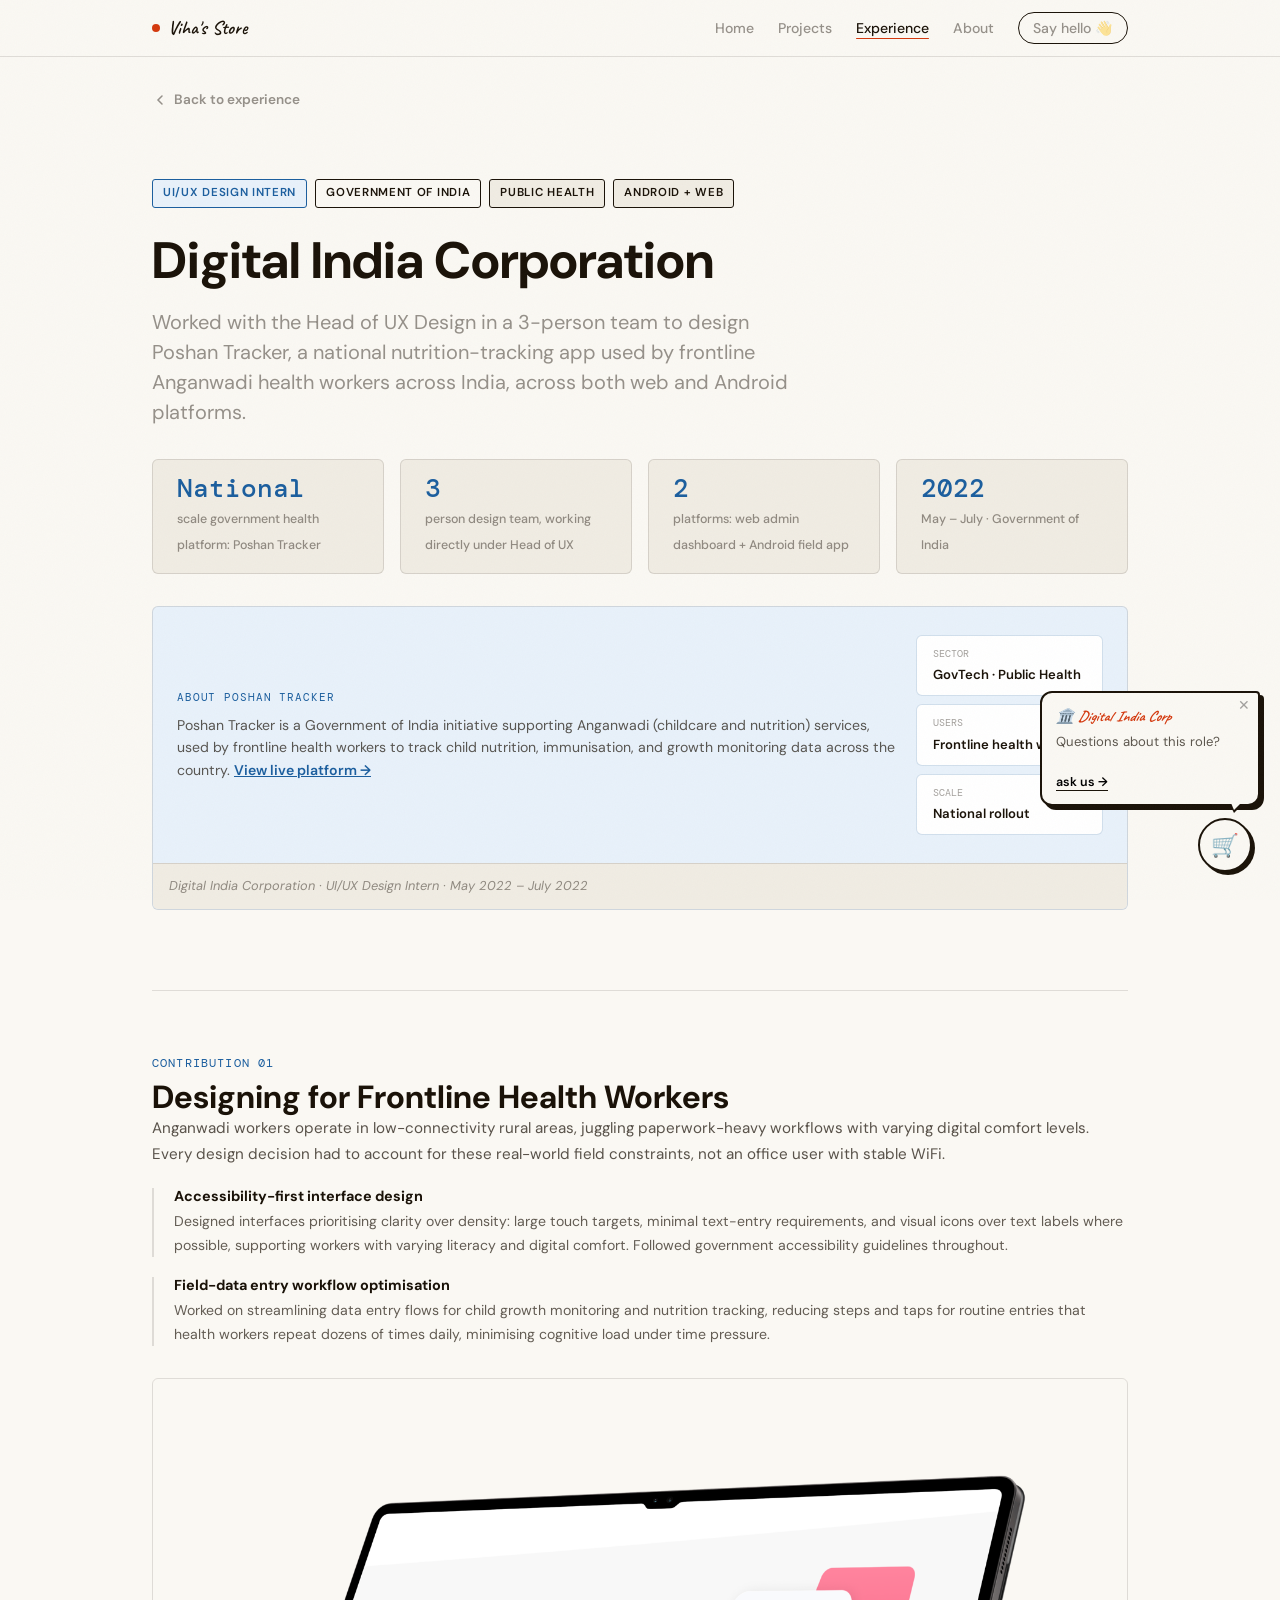
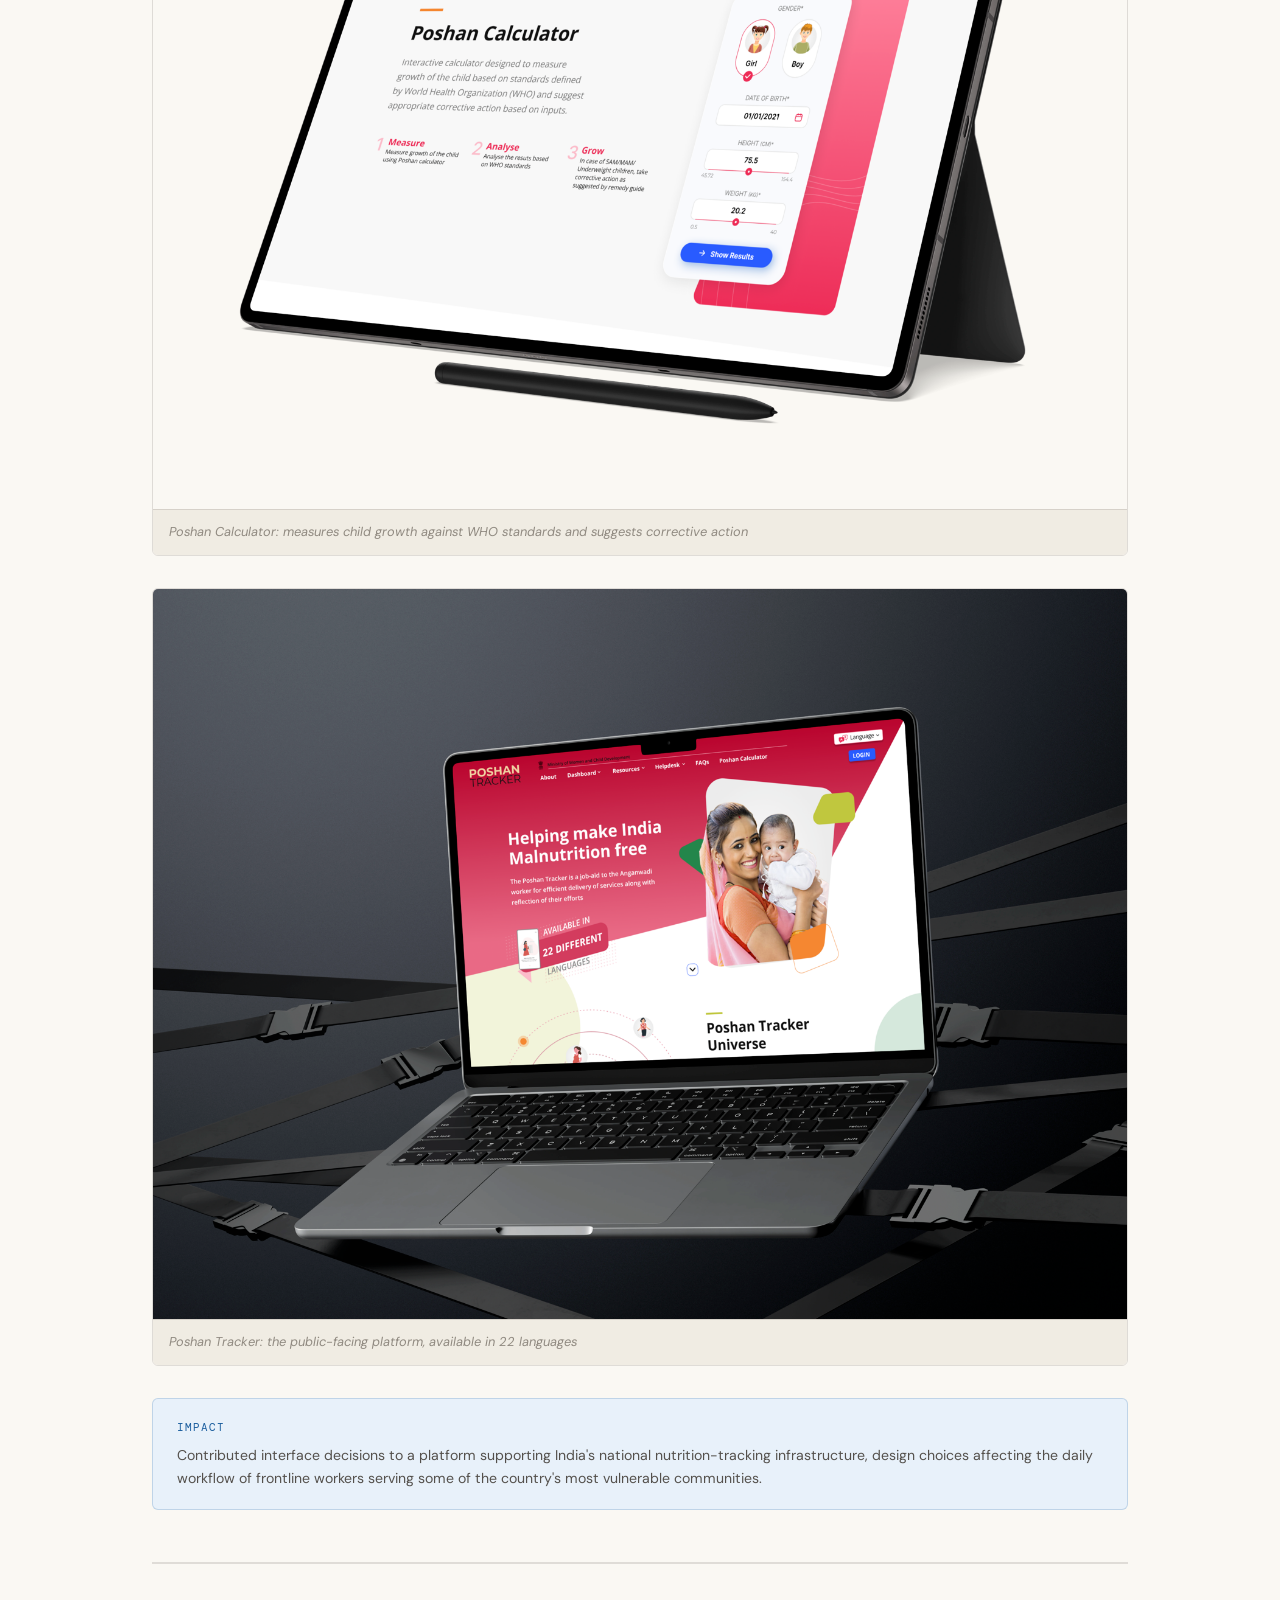
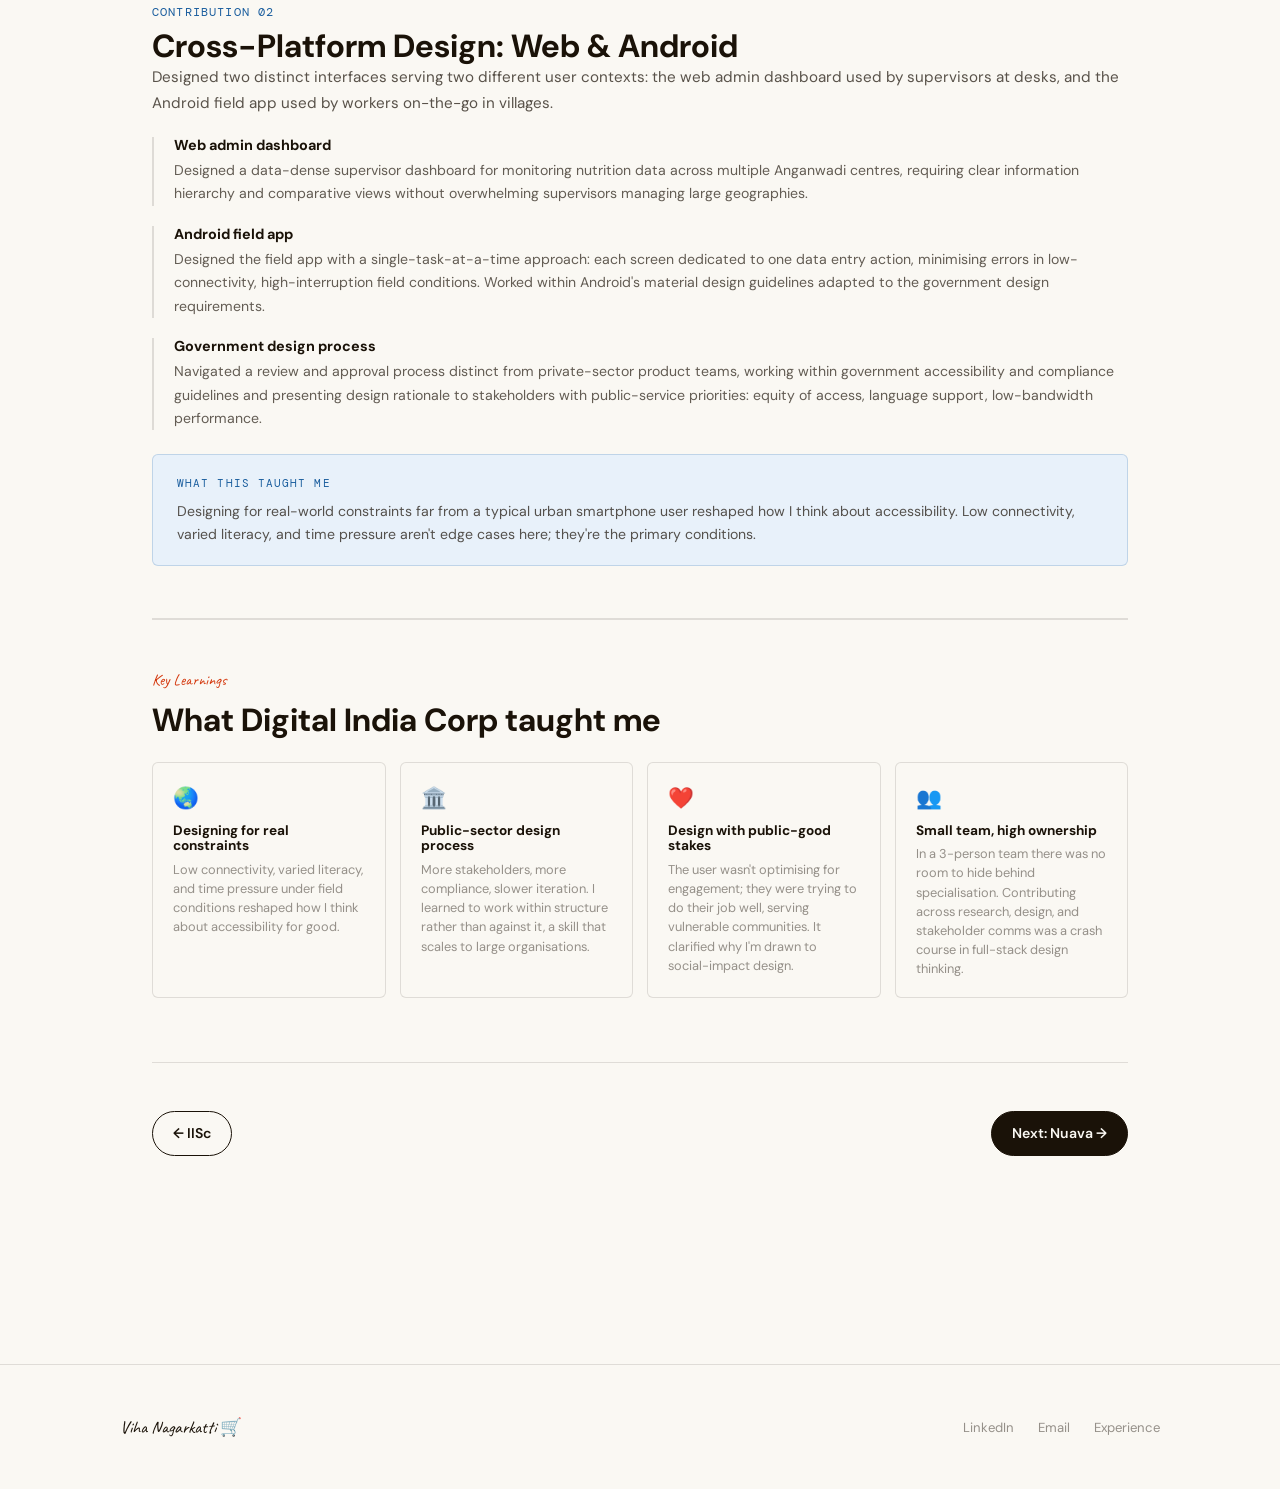
<file: exp-digitalindia.html>
<!DOCTYPE html>
<html lang="en">
<head>
  <meta charset="UTF-8" />
  <meta name="viewport" content="width=device-width, initial-scale=1.0" />
  <title>Digital India Corporation: Viha Nagarkatti</title>
  <link rel="preconnect" href="https://fonts.googleapis.com" />
  <link rel="preconnect" href="https://fonts.gstatic.com" crossorigin />
  <link href="https://fonts.googleapis.com/css2?family=Caveat:wght@400;500;600;700&family=DM+Sans:ital,opsz,wght@0,9..40,300;0,9..40,400;0,9..40,500;0,9..40,600;0,9..40,700;1,9..40,400&family=DM+Mono:wght@400;500&display=swap" rel="stylesheet" />
  <link rel="stylesheet" href="style.css" />
  <style>
    :root { --exp-accent: #1B5E9E; --exp-bg: #E8F1FA; }
    .contribution-block { margin-bottom: 52px; }
    .contribution-num { font-family: var(--font-mono); font-size: 0.72rem; color: var(--exp-accent); letter-spacing: 0.1em; text-transform: uppercase; display: block; margin-bottom: 6px; }
    .contribution-block > p { color: rgba(26,18,8,0.72); font-size: 0.95rem; line-height: 1.7; margin-bottom: 20px; }
    .sub-contribution { border-left: 2px solid var(--faint); padding-left: 20px; margin: 20px 0; }
    .sub-contribution h4 { font-size: 0.9rem; font-weight: 700; margin-bottom: 6px; }
    .sub-contribution p { font-size: 0.88rem; color: rgba(26,18,8,0.68); line-height: 1.65; margin: 0; }
    .sub-contribution + .sub-contribution { margin-top: 18px; }
    .impact-callout { background: var(--exp-bg); border: 1.5px solid rgba(27,94,158,0.2); border-radius: 6px; padding: 20px 24px; margin: 24px 0; }
    .impact-callout-label { font-family: var(--font-mono); font-size: 0.68rem; color: var(--exp-accent); text-transform: uppercase; letter-spacing: 0.1em; margin-bottom: 8px; display: block; }
    .impact-callout p { font-size: 0.88rem; color: rgba(26,18,8,0.72); margin: 0; line-height: 1.6; }
    .learnings-grid { display: grid; grid-template-columns: repeat(auto-fit, minmax(220px, 1fr)); gap: 14px; margin-top: 24px; }
    .learning-card { padding: 18px 20px; border: 1.5px solid var(--faint); border-radius: 6px; background: var(--paper); }
    .learning-card-icon { font-size: 1.3rem; display: block; margin-bottom: 8px; }
    .learning-card h4 { font-size: 0.85rem; font-weight: 700; margin-bottom: 6px; }
    .learning-card p { font-size: 0.8rem; color: var(--mid); margin: 0; line-height: 1.5; }
    .placeholder-block { background: var(--shelf-bg); border: 1.5px dashed rgba(26,18,8,.18); border-radius: 6px; padding: 32px; display: flex; flex-direction: column; align-items: center; justify-content: center; gap: 10px; text-align: center; margin: 20px 0; min-height: 180px; }
    .placeholder-block p { font-size: 0.78rem; color: rgba(26,18,8,.35); margin: 0; }
    .placeholder-block code { font-size: 0.72rem; color: rgba(26,18,8,.45); background: var(--faint); padding: 4px 10px; border-radius: 4px; }
  </style>
</head>
<body>

<nav class="nav">
  <div class="nav-inner">
    <a href="index.html" class="nav-logo"><span class="nav-logo-dot"></span>Viha's Store</a>
    <ul class="nav-links">
      <li><a href="index.html">Home</a></li>
      <li><a href="projects.html">Projects</a></li>
      <li><a href="work.html" class="active">Experience</a></li>
      <li><a href="about.html">About</a></li>
      <li><a href="mailto:vihanagarkatti@gmail.com" class="nav-cta">Say hello 👋</a></li>
    </ul>
  </div>
</nav>

<div class="page">
  <a href="work.html" class="back-link">
    <svg width="16" height="16" viewBox="0 0 16 16" fill="none"><path d="M10 12L6 8l4-4" stroke="currentColor" stroke-width="1.5" stroke-linecap="round"/></svg>
    Back to experience
  </a>

  <header class="cs-hero fade-up">
    <div class="cs-meta">
      <span class="tag tag-soft" style="background:#E8F1FA;color:#1B5E9E;border-color:#1B5E9E;">UI/UX Design Intern</span>
      <span class="tag tag-outline">Government of India</span>
      <span class="tag tag-soft">Public Health</span>
      <span class="tag tag-soft">Android + Web</span>
    </div>
    <h1 class="cs-title">Digital India Corporation</h1>
    <p class="cs-subtitle">Worked with the Head of UX Design in a 3-person team to design Poshan Tracker, a national nutrition-tracking app used by frontline Anganwadi health workers across India, across both web and Android platforms.</p>

    <div class="cs-stats">
      <div class="cs-stat"><span class="cs-stat-num" style="color:#1B5E9E;">National</span><span class="cs-stat-label">scale government health platform: Poshan Tracker</span></div>
      <div class="cs-stat"><span class="cs-stat-num" style="color:#1B5E9E;">3</span><span class="cs-stat-label">person design team, working directly under Head of UX</span></div>
      <div class="cs-stat"><span class="cs-stat-num" style="color:#1B5E9E;">2</span><span class="cs-stat-label">platforms: web admin dashboard + Android field app</span></div>
      <div class="cs-stat"><span class="cs-stat-num" style="color:#1B5E9E;">2022</span><span class="cs-stat-label">May – July · Government of India</span></div>
    </div>

    <div class="cs-img-block" style="background:#E8F1FA;">
      <div style="padding:28px 24px;display:flex;gap:20px;align-items:center;flex-wrap:wrap;">
        <div style="flex:1;min-width:220px;">
          <p style="font-family:var(--font-mono);font-size:0.68rem;color:#1B5E9E;letter-spacing:0.08em;text-transform:uppercase;margin-bottom:8px;">About Poshan Tracker</p>
          <p style="font-size:0.88rem;color:rgba(26,18,8,0.7);line-height:1.6;margin:0;">Poshan Tracker is a Government of India initiative supporting Anganwadi (childcare and nutrition) services, used by frontline health workers to track child nutrition, immunisation, and growth monitoring data across the country. <a href="https://www.poshantracker.in/" target="_blank" rel="noopener" style="color:#1B5E9E;font-weight:600;">View live platform →</a></p>
        </div>
        <div style="display:flex;flex-direction:column;gap:8px;flex-shrink:0;">
          <div style="padding:10px 16px;background:white;border-radius:6px;border:1px solid rgba(27,94,158,0.2);"><div style="font-family:var(--font-mono);font-size:0.65rem;color:rgba(26,18,8,0.4);margin-bottom:2px;">SECTOR</div><div style="font-size:0.82rem;font-weight:600;">GovTech · Public Health</div></div>
          <div style="padding:10px 16px;background:white;border-radius:6px;border:1px solid rgba(27,94,158,0.2);"><div style="font-family:var(--font-mono);font-size:0.65rem;color:rgba(26,18,8,0.4);margin-bottom:2px;">USERS</div><div style="font-size:0.82rem;font-weight:600;">Frontline health workers</div></div>
          <div style="padding:10px 16px;background:white;border-radius:6px;border:1px solid rgba(27,94,158,0.2);"><div style="font-family:var(--font-mono);font-size:0.65rem;color:rgba(26,18,8,0.4);margin-bottom:2px;">SCALE</div><div style="font-size:0.82rem;font-weight:600;">National rollout</div></div>
        </div>
      </div>
      <p class="cs-img-caption">Digital India Corporation · UI/UX Design Intern · May 2022 – July 2022</p>
    </div>
  </header>

  <div class="cs-body">

    <div class="contribution-block fade-up">
      <span class="contribution-num">Contribution 01</span>
      <h2>Designing for Frontline Health Workers</h2>
      <p>Anganwadi workers operate in low-connectivity rural areas, juggling paperwork-heavy workflows with varying digital comfort levels. Every design decision had to account for these real-world field constraints, not an office user with stable WiFi.</p>

      <div class="sub-contribution">
        <h4>Accessibility-first interface design</h4>
        <p>Designed interfaces prioritising clarity over density: large touch targets, minimal text-entry requirements, and visual icons over text labels where possible, supporting workers with varying literacy and digital comfort. Followed government accessibility guidelines throughout.</p>
      </div>
      <div class="sub-contribution">
        <h4>Field-data entry workflow optimisation</h4>
        <p>Worked on streamlining data entry flows for child growth monitoring and nutrition tracking, reducing steps and taps for routine entries that health workers repeat dozens of times daily, minimising cognitive load under time pressure.</p>
      </div>

      <div class="cs-img-block">
        <img src="assets/digitalindia/poshan-calculator.png" alt="Poshan Calculator: child growth measurement tool" />
        <p class="cs-img-caption">Poshan Calculator: measures child growth against WHO standards and suggests corrective action</p>
      </div>
      <div class="cs-img-block">
        <img src="assets/digitalindia/poshan-website.png" alt="Poshan Tracker website homepage" />
        <p class="cs-img-caption">Poshan Tracker: the public-facing platform, available in 22 languages</p>
      </div>

      <div class="impact-callout">
        <span class="impact-callout-label">Impact</span>
        <p>Contributed interface decisions to a platform supporting India's national nutrition-tracking infrastructure, design choices affecting the daily workflow of frontline workers serving some of the country's most vulnerable communities.</p>
      </div>
    </div>

    <div class="divider" style="margin:40px 0;"></div>

    <div class="contribution-block fade-up">
      <span class="contribution-num">Contribution 02</span>
      <h2>Cross-Platform Design: Web & Android</h2>
      <p>Designed two distinct interfaces serving two different user contexts: the web admin dashboard used by supervisors at desks, and the Android field app used by workers on-the-go in villages.</p>

      <div class="sub-contribution">
        <h4>Web admin dashboard</h4>
        <p>Designed a data-dense supervisor dashboard for monitoring nutrition data across multiple Anganwadi centres, requiring clear information hierarchy and comparative views without overwhelming supervisors managing large geographies.</p>
      </div>
      <div class="sub-contribution">
        <h4>Android field app</h4>
        <p>Designed the field app with a single-task-at-a-time approach: each screen dedicated to one data entry action, minimising errors in low-connectivity, high-interruption field conditions. Worked within Android's material design guidelines adapted to the government design requirements.</p>
      </div>
      <div class="sub-contribution">
        <h4>Government design process</h4>
        <p>Navigated a review and approval process distinct from private-sector product teams, working within government accessibility and compliance guidelines and presenting design rationale to stakeholders with public-service priorities: equity of access, language support, low-bandwidth performance.</p>
      </div>

      <div class="impact-callout">
        <span class="impact-callout-label">What this taught me</span>
        <p>Designing for real-world constraints far from a typical urban smartphone user reshaped how I think about accessibility. Low connectivity, varied literacy, and time pressure aren't edge cases here; they're the primary conditions.</p>
      </div>
    </div>

    <div class="divider"></div>

    <div class="cs-section fade-up">
      <span class="cs-section-label">Key Learnings</span>
      <h2>What Digital India Corp taught me</h2>
      <div class="learnings-grid">
        <div class="learning-card"><span class="learning-card-icon">🌏</span><h4>Designing for real constraints</h4><p>Low connectivity, varied literacy, and time pressure under field conditions reshaped how I think about accessibility for good.</p></div>
        <div class="learning-card"><span class="learning-card-icon">🏛️</span><h4>Public-sector design process</h4><p>More stakeholders, more compliance, slower iteration. I learned to work within structure rather than against it, a skill that scales to large organisations.</p></div>
        <div class="learning-card"><span class="learning-card-icon">❤️</span><h4>Design with public-good stakes</h4><p>The user wasn't optimising for engagement; they were trying to do their job well, serving vulnerable communities. It clarified why I'm drawn to social-impact design.</p></div>
        <div class="learning-card"><span class="learning-card-icon">👥</span><h4>Small team, high ownership</h4><p>In a 3-person team there was no room to hide behind specialisation. Contributing across research, design, and stakeholder comms was a crash course in full-stack design thinking.</p></div>
      </div>
    </div>

    <div class="divider"></div>
    <div style="display:flex;justify-content:space-between;align-items:center;flex-wrap:wrap;gap:16px;padding-bottom:48px;">
      <a href="exp-iisc.html" class="btn">← IISc</a>
      <a href="exp-nuava.html" class="btn btn-filled">Next: Nuava →</a>
    </div>

  </div>
</div>

<footer class="footer">
  <div class="footer-inner">
    <div class="footer-left">Viha Nagarkatti 🛒</div>
    <ul class="footer-links">
      <li><a href="https://www.linkedin.com/in/viha-nagarkatti-382a371a8" target="_blank">LinkedIn</a></li>
      <li><a href="mailto:vihanagarkatti@gmail.com">Email</a></li>
      <li><a href="work.html">Experience</a></li>
    </ul>
  </div>
</footer>

<div class="chat-announce" id="chatAnnounce"><button class="announce-dismiss" id="announceDismiss">✕</button><span class="announce-headline">🏛️ Digital India Corp</span><p class="announce-body">Questions about this role?</p><button class="announce-cta" id="announceCta">ask us →</button></div>
<button class="chat-toggle" id="chatToggle">🛒</button>
<div class="chat-panel" id="chatPanel"><div class="chat-header"><span class="chat-header-icon">🧾</span><span>Store Assistant</span><button class="chat-close" id="chatClose">✕</button></div><div class="chat-messages" id="chatMessages"></div><div class="chat-input-row"><input class="chat-input" id="chatInput" type="text" placeholder="Ask about this role…" autocomplete="off" /><button class="chat-send" id="chatSend">↑</button></div></div>

<script src="main.js"></script>
</body>
</html>
</file>
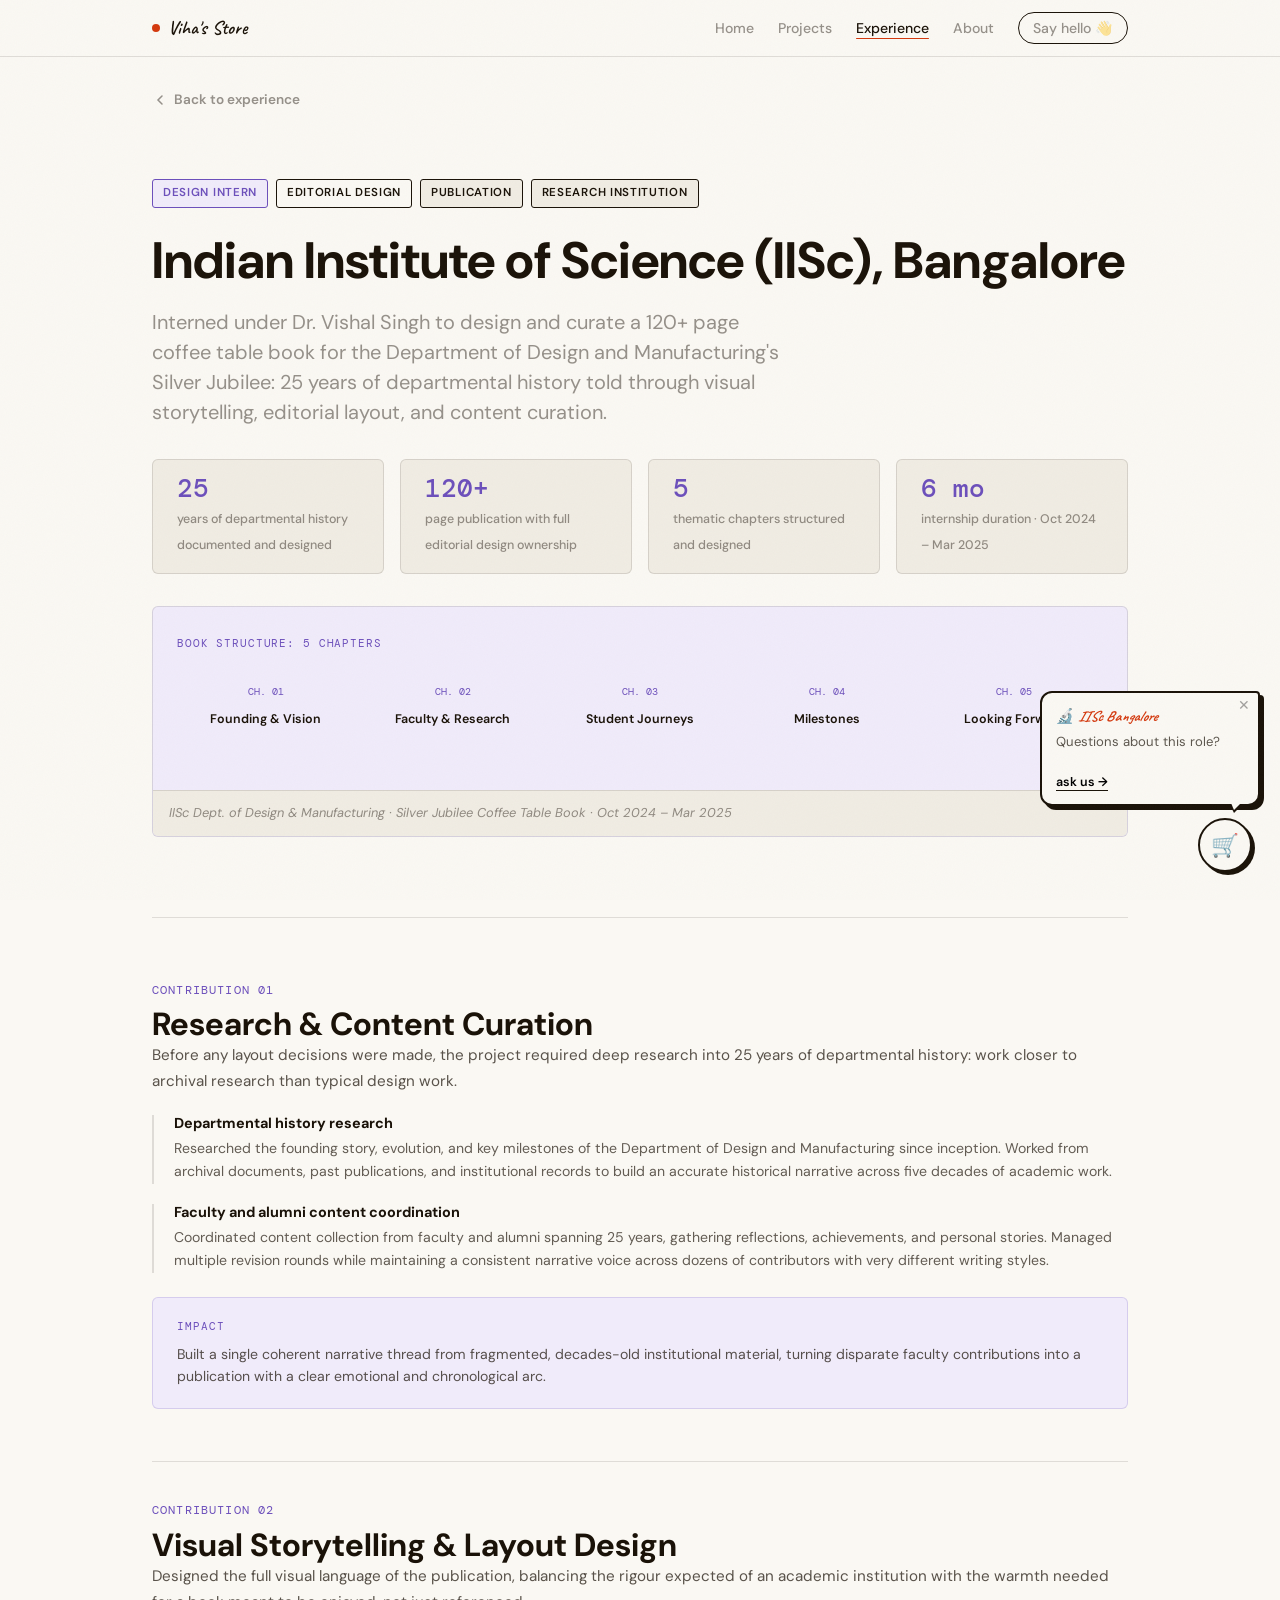
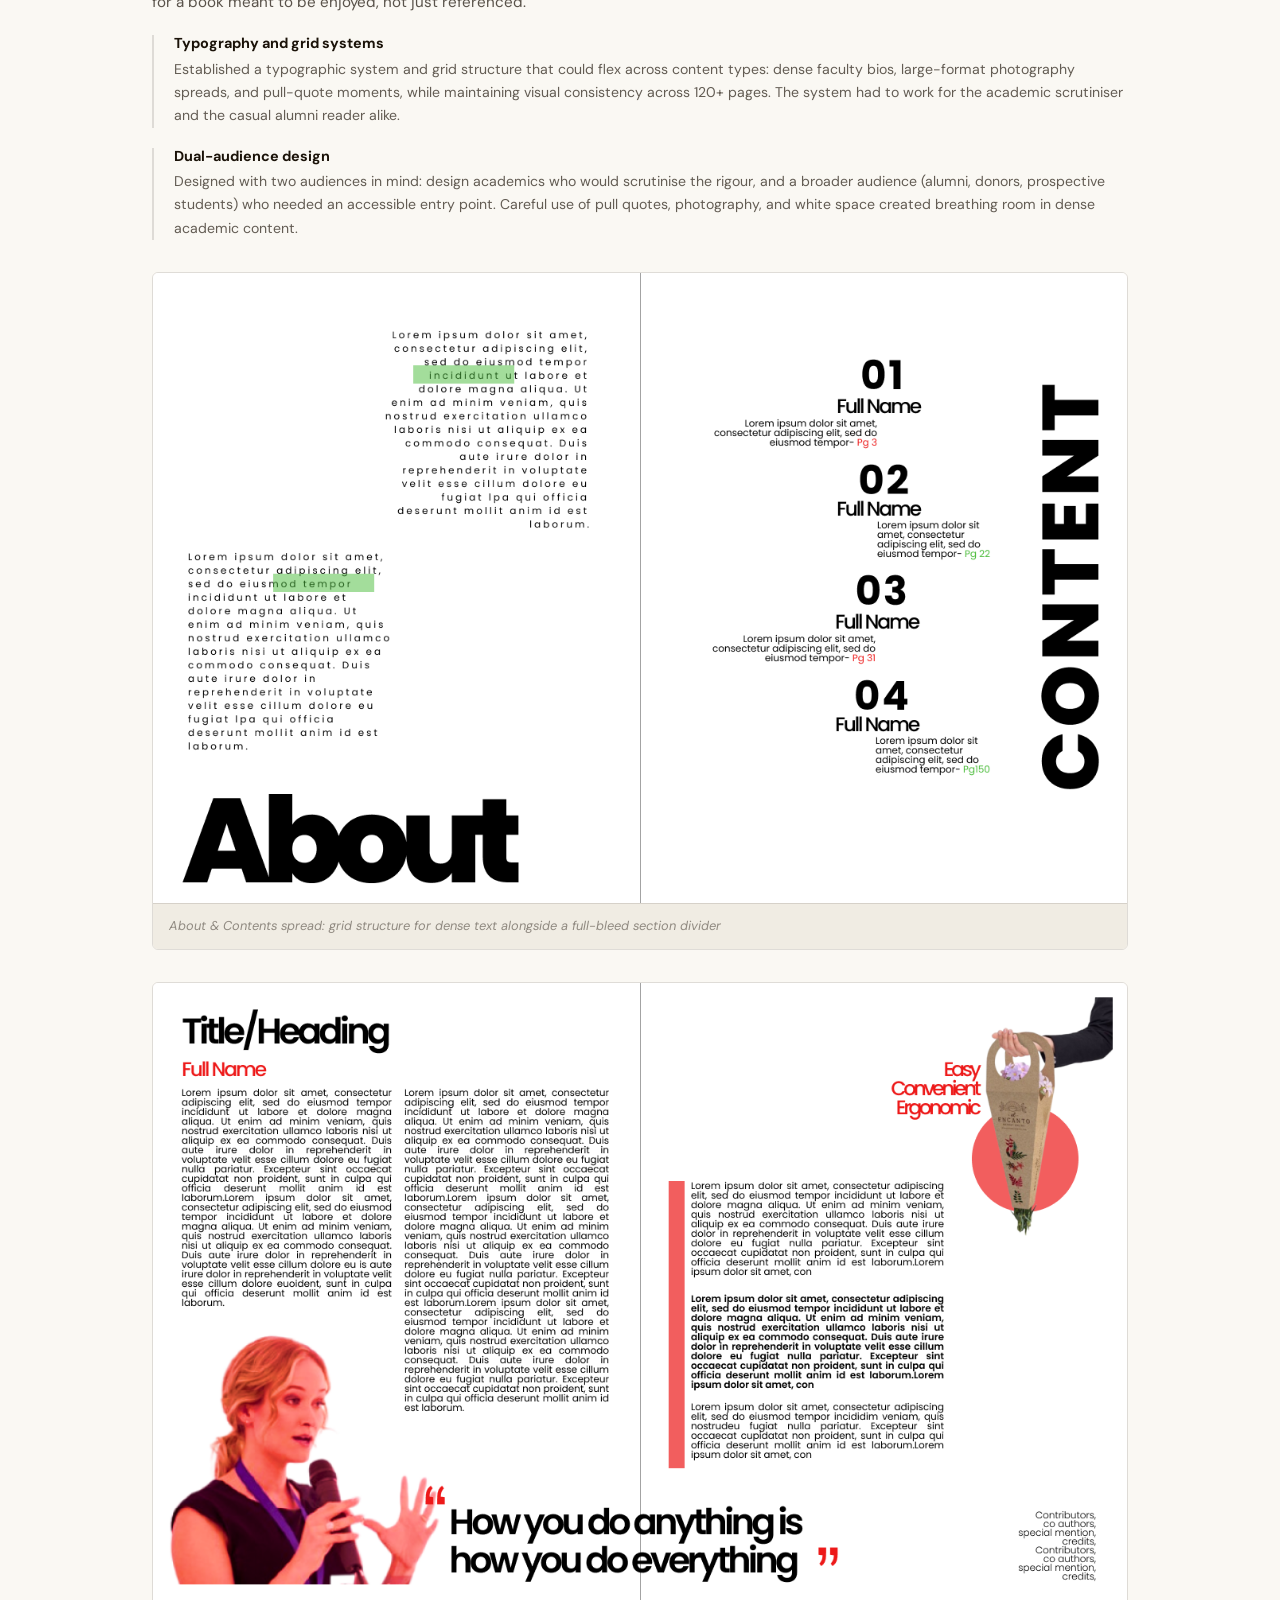
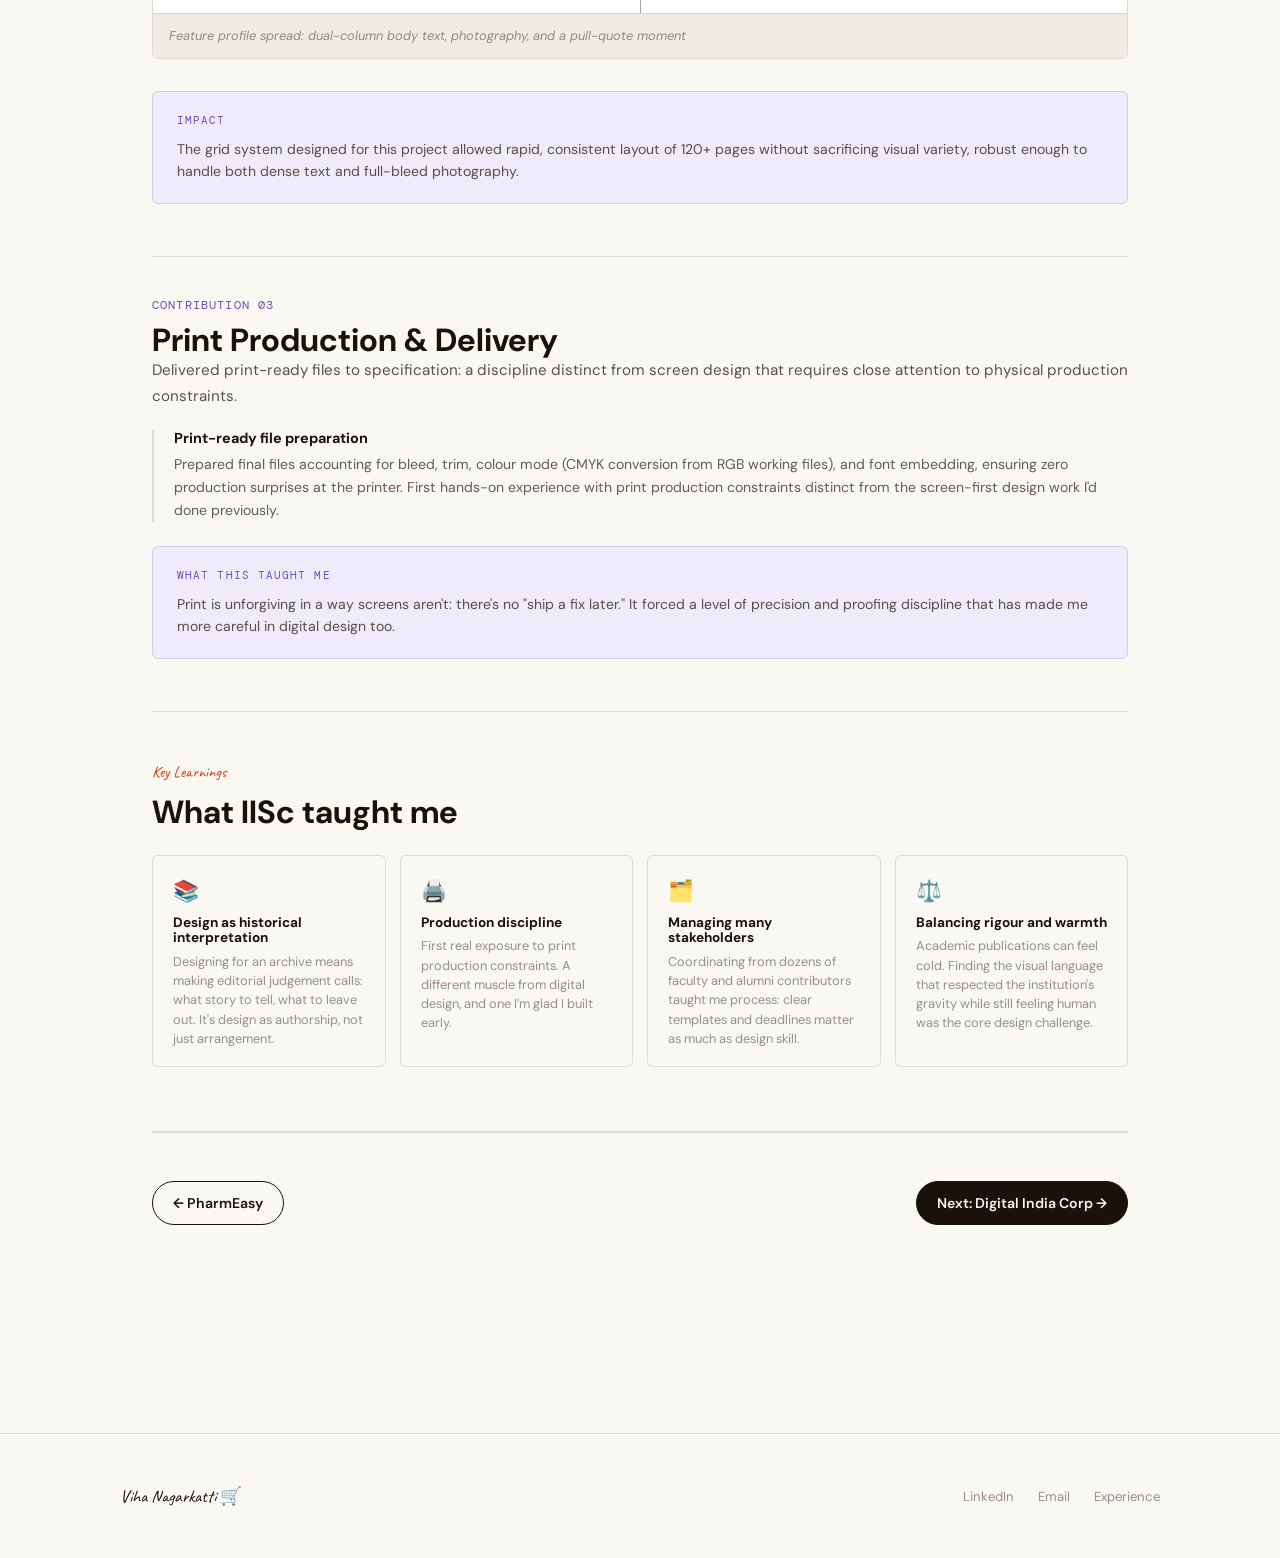
<file: exp-iisc.html>
<!DOCTYPE html>
<html lang="en">
<head>
  <meta charset="UTF-8" />
  <meta name="viewport" content="width=device-width, initial-scale=1.0" />
  <title>IISc Bangalore: Viha Nagarkatti</title>
  <link rel="preconnect" href="https://fonts.googleapis.com" />
  <link rel="preconnect" href="https://fonts.gstatic.com" crossorigin />
  <link href="https://fonts.googleapis.com/css2?family=Caveat:wght@400;500;600;700&family=DM+Sans:ital,opsz,wght@0,9..40,300;0,9..40,400;0,9..40,500;0,9..40,600;0,9..40,700;1,9..40,400&family=DM+Mono:wght@400;500&display=swap" rel="stylesheet" />
  <link rel="stylesheet" href="style.css" />
  <style>
    :root { --exp-accent: #6C4FBB; --exp-bg: #F0EBFA; }
    .contribution-block { margin-bottom: 52px; }
    .contribution-num { font-family: var(--font-mono); font-size: 0.72rem; color: var(--exp-accent); letter-spacing: 0.1em; text-transform: uppercase; display: block; margin-bottom: 6px; }
    .contribution-block > p { color: rgba(26,18,8,0.72); font-size: 0.95rem; line-height: 1.7; margin-bottom: 20px; }
    .sub-contribution { border-left: 2px solid var(--faint); padding-left: 20px; margin: 20px 0; }
    .sub-contribution h4 { font-size: 0.9rem; font-weight: 700; margin-bottom: 6px; }
    .sub-contribution p { font-size: 0.88rem; color: rgba(26,18,8,0.68); line-height: 1.65; margin: 0; }
    .sub-contribution + .sub-contribution { margin-top: 18px; }
    .impact-callout { background: var(--exp-bg); border: 1.5px solid rgba(108,79,187,0.2); border-radius: 6px; padding: 20px 24px; margin: 24px 0; }
    .impact-callout-label { font-family: var(--font-mono); font-size: 0.68rem; color: var(--exp-accent); text-transform: uppercase; letter-spacing: 0.1em; margin-bottom: 8px; display: block; }
    .impact-callout p { font-size: 0.88rem; color: rgba(26,18,8,0.72); margin: 0; line-height: 1.6; }
    .learnings-grid { display: grid; grid-template-columns: repeat(auto-fit, minmax(220px, 1fr)); gap: 14px; margin-top: 24px; }
    .learning-card { padding: 18px 20px; border: 1.5px solid var(--faint); border-radius: 6px; background: var(--paper); }
    .learning-card-icon { font-size: 1.3rem; display: block; margin-bottom: 8px; }
    .learning-card h4 { font-size: 0.85rem; font-weight: 700; margin-bottom: 6px; }
    .learning-card p { font-size: 0.8rem; color: var(--mid); margin: 0; line-height: 1.5; }
    .chapter-grid { display: grid; grid-template-columns: repeat(auto-fit, minmax(120px, 1fr)); gap: 10px; margin: 20px 0; }
    .chapter-pill { padding: 12px 14px; background: var(--exp-bg); border-radius: 6px; text-align: center; }
    .chapter-pill-num { font-family: var(--font-mono); font-size: 0.65rem; color: var(--exp-accent); display: block; margin-bottom: 4px; }
    .chapter-pill span:last-child { font-size: 0.78rem; font-weight: 600; }
    .placeholder-block { background: var(--shelf-bg); border: 1.5px dashed rgba(26,18,8,.18); border-radius: 6px; padding: 32px; display: flex; flex-direction: column; align-items: center; justify-content: center; gap: 10px; text-align: center; margin: 20px 0; min-height: 180px; }
    .placeholder-block p { font-size: 0.78rem; color: rgba(26,18,8,.35); margin: 0; }
    .placeholder-block code { font-size: 0.72rem; color: rgba(26,18,8,.45); background: var(--faint); padding: 4px 10px; border-radius: 4px; }
  </style>
</head>
<body>

<nav class="nav">
  <div class="nav-inner">
    <a href="index.html" class="nav-logo"><span class="nav-logo-dot"></span>Viha's Store</a>
    <ul class="nav-links">
      <li><a href="index.html">Home</a></li>
      <li><a href="projects.html">Projects</a></li>
      <li><a href="work.html" class="active">Experience</a></li>
      <li><a href="about.html">About</a></li>
      <li><a href="mailto:vihanagarkatti@gmail.com" class="nav-cta">Say hello 👋</a></li>
    </ul>
  </div>
</nav>

<div class="page">
  <a href="work.html" class="back-link">
    <svg width="16" height="16" viewBox="0 0 16 16" fill="none"><path d="M10 12L6 8l4-4" stroke="currentColor" stroke-width="1.5" stroke-linecap="round"/></svg>
    Back to experience
  </a>

  <header class="cs-hero fade-up">
    <div class="cs-meta">
      <span class="tag tag-soft" style="background:#F0EBFA;color:#6C4FBB;border-color:#6C4FBB;">Design Intern</span>
      <span class="tag tag-outline">Editorial Design</span>
      <span class="tag tag-soft">Publication</span>
      <span class="tag tag-soft">Research Institution</span>
    </div>
    <h1 class="cs-title">Indian Institute of Science (IISc), Bangalore</h1>
    <p class="cs-subtitle">Interned under Dr. Vishal Singh to design and curate a 120+ page coffee table book for the Department of Design and Manufacturing's Silver Jubilee: 25 years of departmental history told through visual storytelling, editorial layout, and content curation.</p>

    <div class="cs-stats">
      <div class="cs-stat"><span class="cs-stat-num" style="color:#6C4FBB;">25</span><span class="cs-stat-label">years of departmental history documented and designed</span></div>
      <div class="cs-stat"><span class="cs-stat-num" style="color:#6C4FBB;">120+</span><span class="cs-stat-label">page publication with full editorial design ownership</span></div>
      <div class="cs-stat"><span class="cs-stat-num" style="color:#6C4FBB;">5</span><span class="cs-stat-label">thematic chapters structured and designed</span></div>
      <div class="cs-stat"><span class="cs-stat-num" style="color:#6C4FBB;">6 mo</span><span class="cs-stat-label">internship duration · Oct 2024 – Mar 2025</span></div>
    </div>

    <div class="cs-img-block" style="background:#F0EBFA;">
      <div style="padding:28px 24px;">
        <p style="font-family:var(--font-mono);font-size:0.68rem;color:#6C4FBB;letter-spacing:0.08em;text-transform:uppercase;margin-bottom:14px;">Book structure: 5 chapters</p>
        <div class="chapter-grid">
          <div class="chapter-pill"><span class="chapter-pill-num">CH. 01</span><span>Founding & Vision</span></div>
          <div class="chapter-pill"><span class="chapter-pill-num">CH. 02</span><span>Faculty & Research</span></div>
          <div class="chapter-pill"><span class="chapter-pill-num">CH. 03</span><span>Student Journeys</span></div>
          <div class="chapter-pill"><span class="chapter-pill-num">CH. 04</span><span>Milestones</span></div>
          <div class="chapter-pill"><span class="chapter-pill-num">CH. 05</span><span>Looking Forward</span></div>
        </div>
      </div>
      <p class="cs-img-caption">IISc Dept. of Design & Manufacturing · Silver Jubilee Coffee Table Book · Oct 2024 – Mar 2025</p>
    </div>
  </header>

  <div class="cs-body">

    <div class="contribution-block fade-up">
      <span class="contribution-num">Contribution 01</span>
      <h2>Research & Content Curation</h2>
      <p>Before any layout decisions were made, the project required deep research into 25 years of departmental history: work closer to archival research than typical design work.</p>

      <div class="sub-contribution">
        <h4>Departmental history research</h4>
        <p>Researched the founding story, evolution, and key milestones of the Department of Design and Manufacturing since inception. Worked from archival documents, past publications, and institutional records to build an accurate historical narrative across five decades of academic work.</p>
      </div>
      <div class="sub-contribution">
        <h4>Faculty and alumni content coordination</h4>
        <p>Coordinated content collection from faculty and alumni spanning 25 years, gathering reflections, achievements, and personal stories. Managed multiple revision rounds while maintaining a consistent narrative voice across dozens of contributors with very different writing styles.</p>
      </div>

      <div class="impact-callout">
        <span class="impact-callout-label">Impact</span>
        <p>Built a single coherent narrative thread from fragmented, decades-old institutional material, turning disparate faculty contributions into a publication with a clear emotional and chronological arc.</p>
      </div>
    </div>

    <div class="divider" style="margin:40px 0;"></div>

    <div class="contribution-block fade-up">
      <span class="contribution-num">Contribution 02</span>
      <h2>Visual Storytelling & Layout Design</h2>
      <p>Designed the full visual language of the publication, balancing the rigour expected of an academic institution with the warmth needed for a book meant to be enjoyed, not just referenced.</p>

      <div class="sub-contribution">
        <h4>Typography and grid systems</h4>
        <p>Established a typographic system and grid structure that could flex across content types: dense faculty bios, large-format photography spreads, and pull-quote moments, while maintaining visual consistency across 120+ pages. The system had to work for the academic scrutiniser and the casual alumni reader alike.</p>
      </div>
      <div class="sub-contribution">
        <h4>Dual-audience design</h4>
        <p>Designed with two audiences in mind: design academics who would scrutinise the rigour, and a broader audience (alumni, donors, prospective students) who needed an accessible entry point. Careful use of pull quotes, photography, and white space created breathing room in dense academic content.</p>
      </div>

      <div class="cs-img-block">
        <img src="assets/iisc/iisc-spread-about-content.png" alt="About and Contents spread layout from the Silver Jubilee book" />
        <p class="cs-img-caption">About & Contents spread: grid structure for dense text alongside a full-bleed section divider</p>
      </div>
      <div class="cs-img-block">
        <img src="assets/iisc/iisc-spread-feature.png" alt="Feature profile spread with pull quote from the Silver Jubilee book" />
        <p class="cs-img-caption">Feature profile spread: dual-column body text, photography, and a pull-quote moment</p>
      </div>

      <div class="impact-callout">
        <span class="impact-callout-label">Impact</span>
        <p>The grid system designed for this project allowed rapid, consistent layout of 120+ pages without sacrificing visual variety, robust enough to handle both dense text and full-bleed photography.</p>
      </div>
    </div>

    <div class="divider" style="margin:40px 0;"></div>

    <div class="contribution-block fade-up">
      <span class="contribution-num">Contribution 03</span>
      <h2>Print Production & Delivery</h2>
      <p>Delivered print-ready files to specification: a discipline distinct from screen design that requires close attention to physical production constraints.</p>

      <div class="sub-contribution">
        <h4>Print-ready file preparation</h4>
        <p>Prepared final files accounting for bleed, trim, colour mode (CMYK conversion from RGB working files), and font embedding, ensuring zero production surprises at the printer. First hands-on experience with print production constraints distinct from the screen-first design work I'd done previously.</p>
      </div>

      <div class="impact-callout">
        <span class="impact-callout-label">What this taught me</span>
        <p>Print is unforgiving in a way screens aren't: there's no "ship a fix later." It forced a level of precision and proofing discipline that has made me more careful in digital design too.</p>
      </div>
    </div>

    <div class="divider"></div>

    <div class="cs-section fade-up">
      <span class="cs-section-label">Key Learnings</span>
      <h2>What IISc taught me</h2>
      <div class="learnings-grid">
        <div class="learning-card"><span class="learning-card-icon">📚</span><h4>Design as historical interpretation</h4><p>Designing for an archive means making editorial judgement calls: what story to tell, what to leave out. It's design as authorship, not just arrangement.</p></div>
        <div class="learning-card"><span class="learning-card-icon">🖨️</span><h4>Production discipline</h4><p>First real exposure to print production constraints. A different muscle from digital design, and one I'm glad I built early.</p></div>
        <div class="learning-card"><span class="learning-card-icon">🗂️</span><h4>Managing many stakeholders</h4><p>Coordinating from dozens of faculty and alumni contributors taught me process: clear templates and deadlines matter as much as design skill.</p></div>
        <div class="learning-card"><span class="learning-card-icon">⚖️</span><h4>Balancing rigour and warmth</h4><p>Academic publications can feel cold. Finding the visual language that respected the institution's gravity while still feeling human was the core design challenge.</p></div>
      </div>
    </div>

    <div class="divider"></div>
    <div style="display:flex;justify-content:space-between;align-items:center;flex-wrap:wrap;gap:16px;padding-bottom:48px;">
      <a href="exp-pharmeasy.html" class="btn">← PharmEasy</a>
      <a href="exp-digitalindia.html" class="btn btn-filled">Next: Digital India Corp →</a>
    </div>

  </div>
</div>

<footer class="footer">
  <div class="footer-inner">
    <div class="footer-left">Viha Nagarkatti 🛒</div>
    <ul class="footer-links">
      <li><a href="https://www.linkedin.com/in/viha-nagarkatti-382a371a8" target="_blank">LinkedIn</a></li>
      <li><a href="mailto:vihanagarkatti@gmail.com">Email</a></li>
      <li><a href="work.html">Experience</a></li>
    </ul>
  </div>
</footer>

<div class="chat-announce" id="chatAnnounce"><button class="announce-dismiss" id="announceDismiss">✕</button><span class="announce-headline">🔬 IISc Bangalore</span><p class="announce-body">Questions about this role?</p><button class="announce-cta" id="announceCta">ask us →</button></div>
<button class="chat-toggle" id="chatToggle">🛒</button>
<div class="chat-panel" id="chatPanel"><div class="chat-header"><span class="chat-header-icon">🧾</span><span>Store Assistant</span><button class="chat-close" id="chatClose">✕</button></div><div class="chat-messages" id="chatMessages"></div><div class="chat-input-row"><input class="chat-input" id="chatInput" type="text" placeholder="Ask about this role…" autocomplete="off" /><button class="chat-send" id="chatSend">↑</button></div></div>

<script src="main.js"></script>
</body>
</html>
</file>
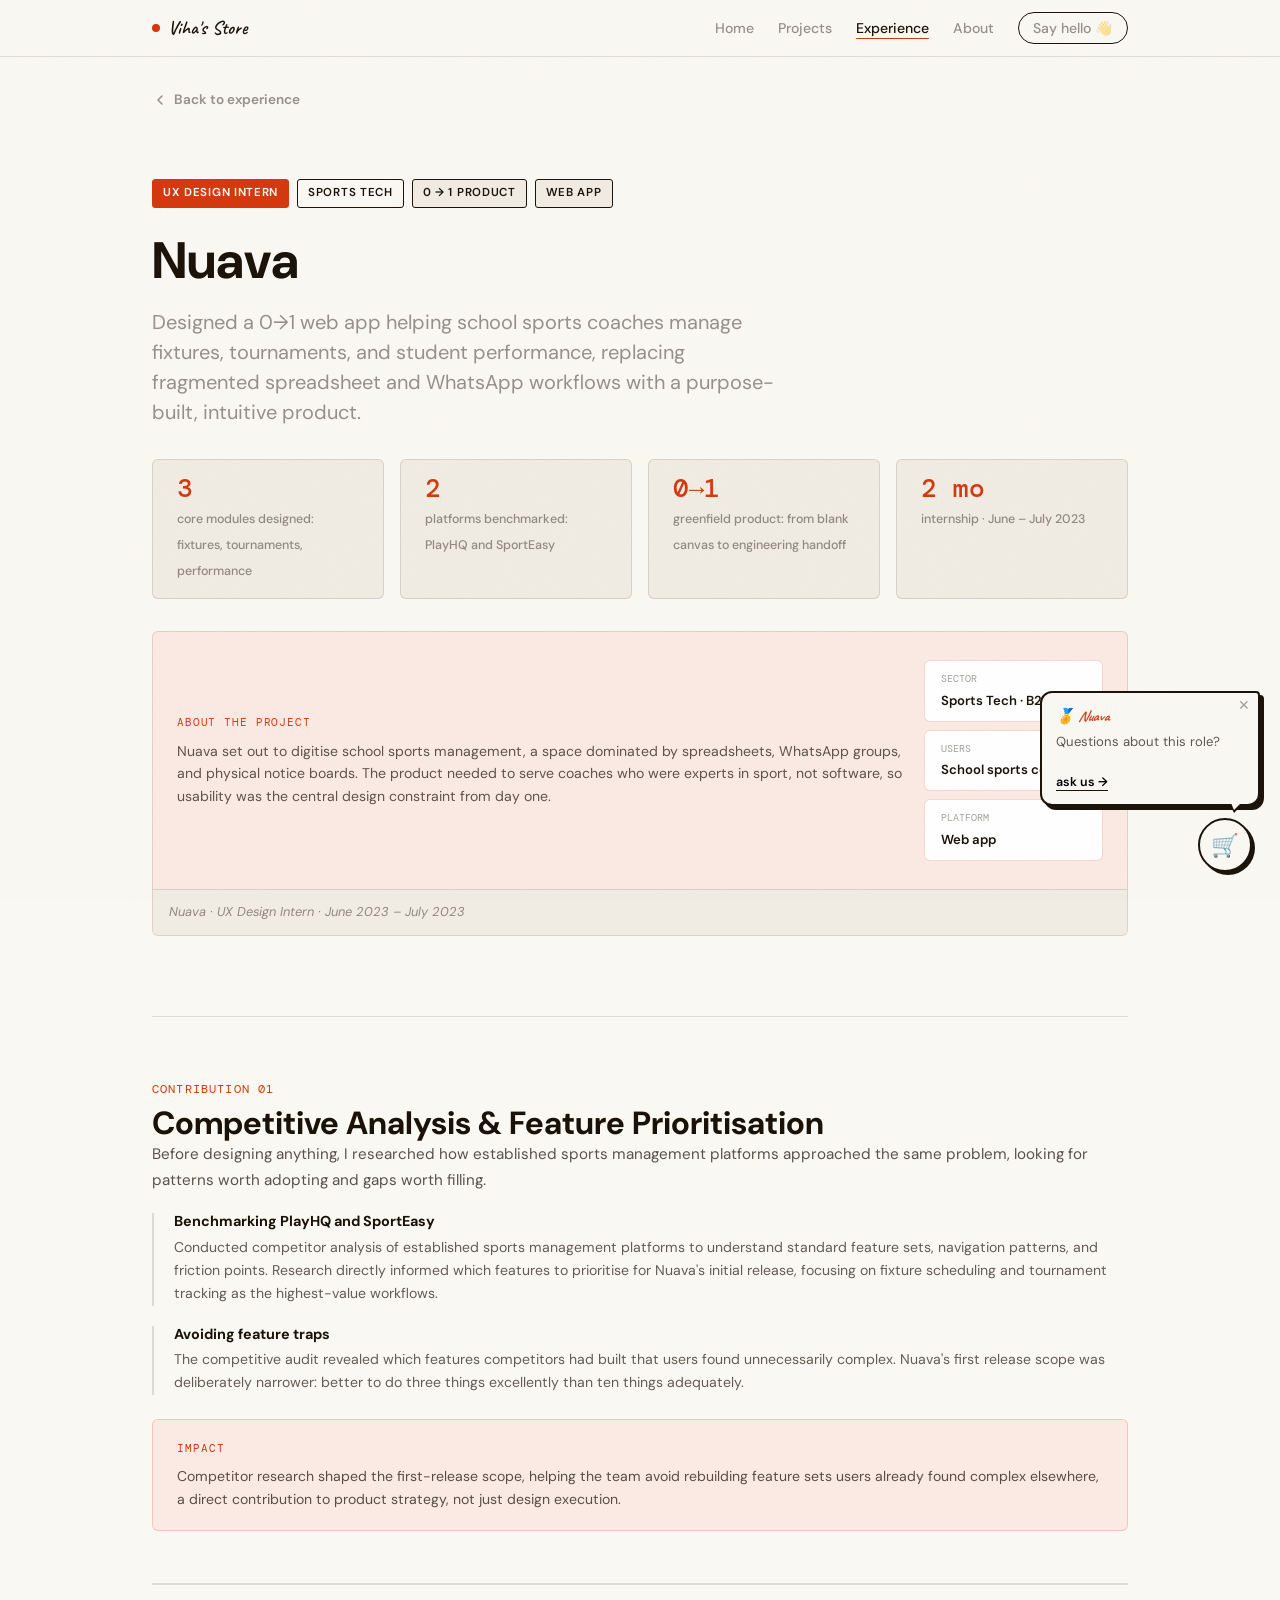
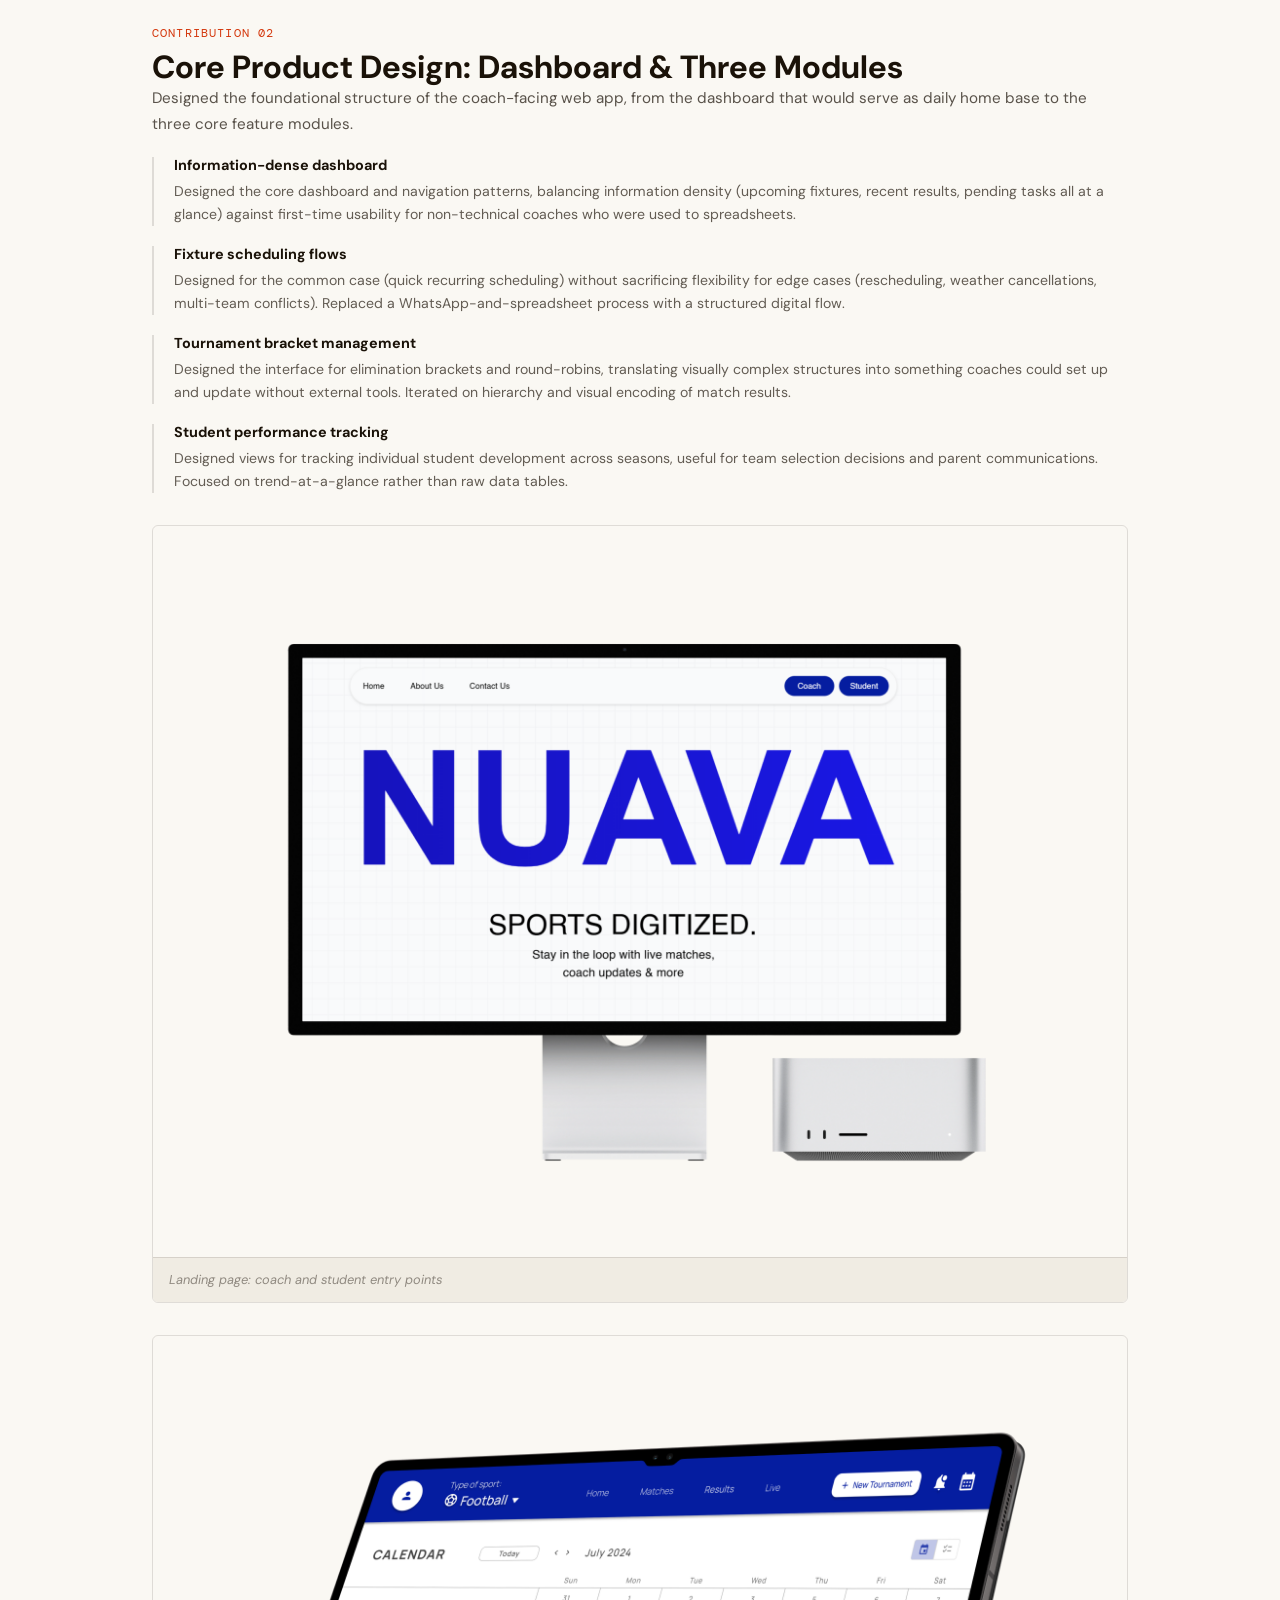
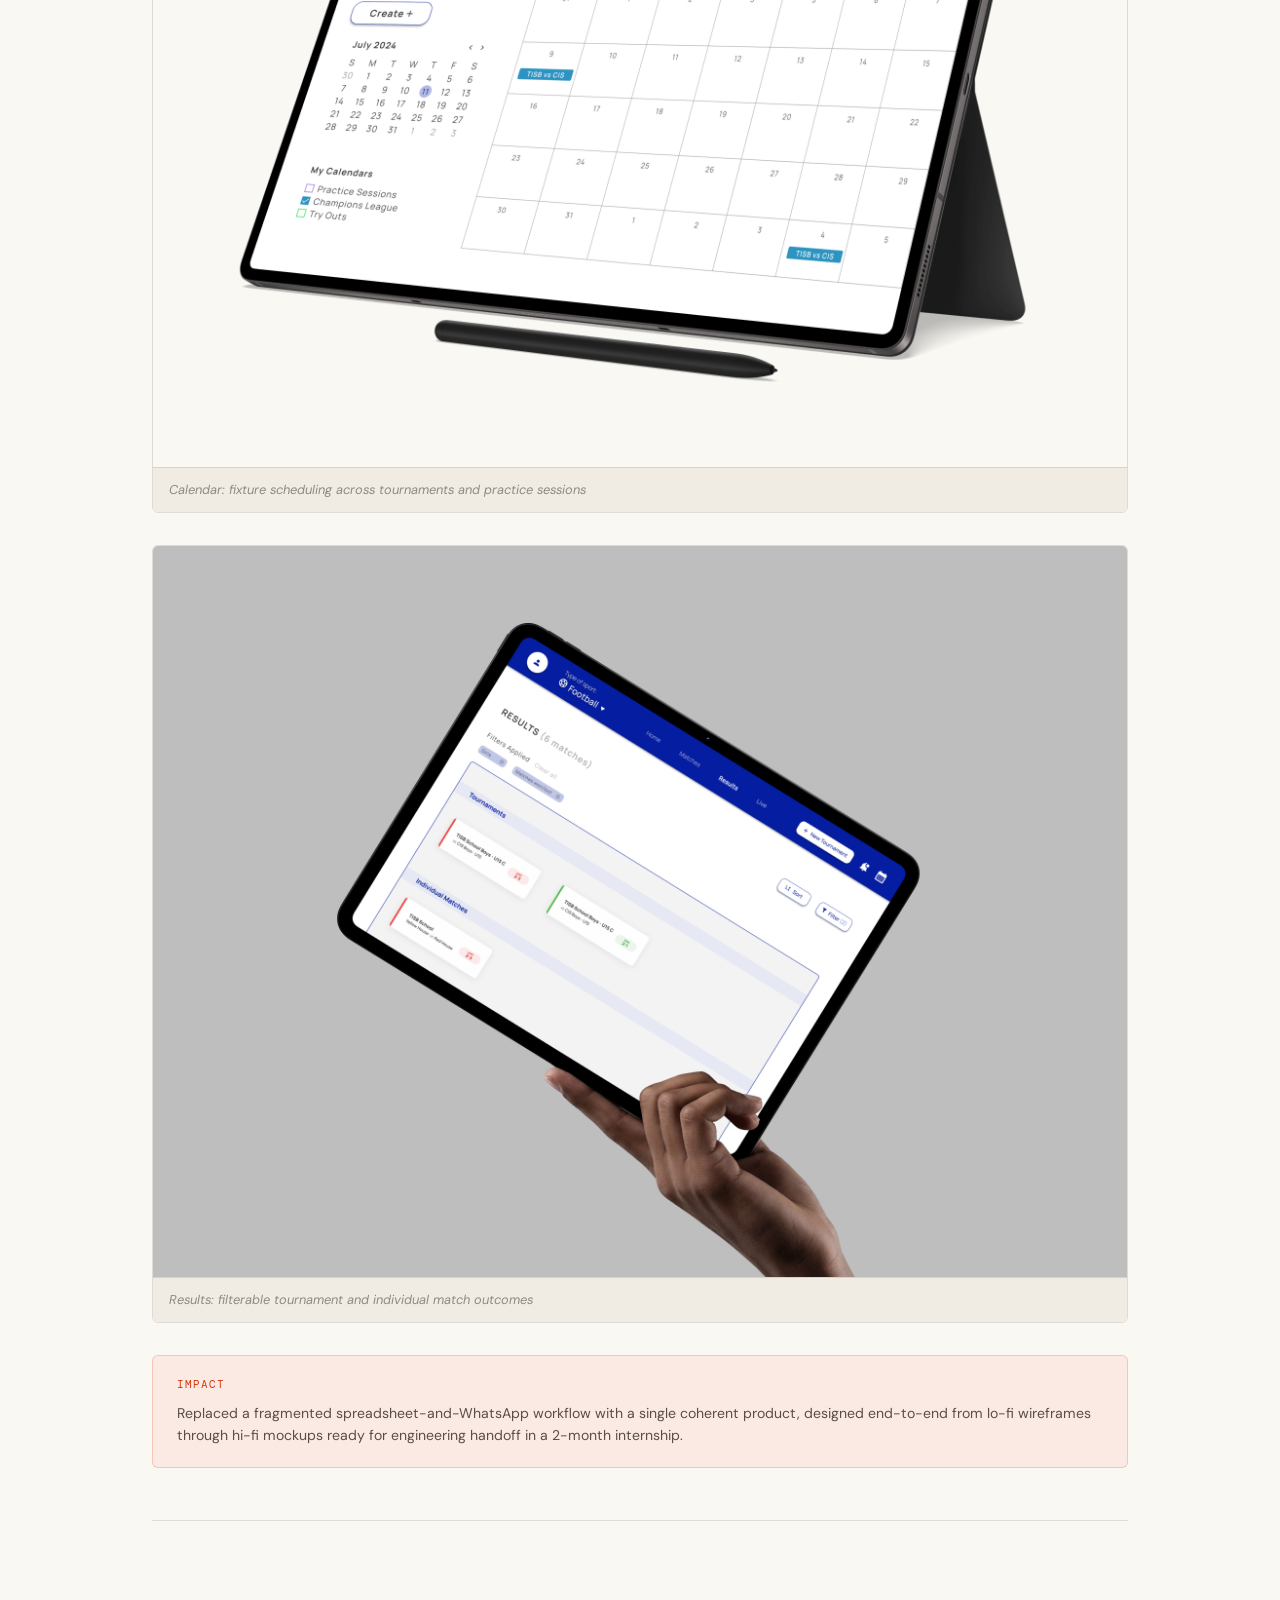
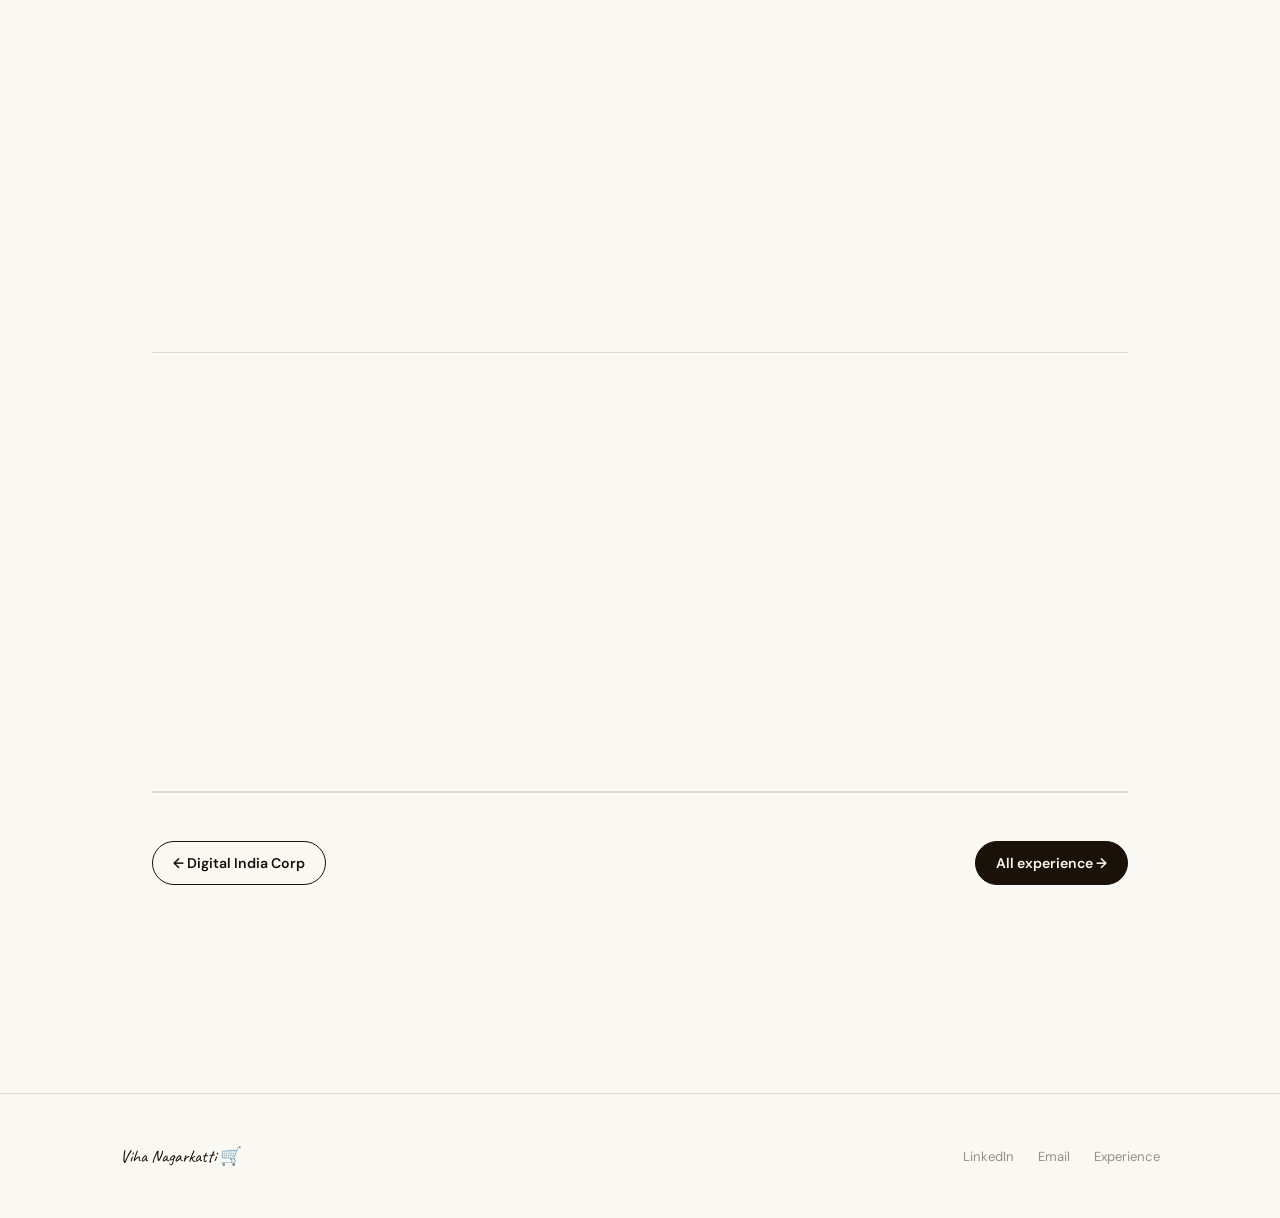
<file: exp-nuava.html>
<!DOCTYPE html>
<html lang="en">
<head>
  <meta charset="UTF-8" />
  <meta name="viewport" content="width=device-width, initial-scale=1.0" />
  <title>Nuava: Viha Nagarkatti</title>
  <link rel="preconnect" href="https://fonts.googleapis.com" />
  <link rel="preconnect" href="https://fonts.gstatic.com" crossorigin />
  <link href="https://fonts.googleapis.com/css2?family=Caveat:wght@400;500;600;700&family=DM+Sans:ital,opsz,wght@0,9..40,300;0,9..40,400;0,9..40,500;0,9..40,600;0,9..40,700;1,9..40,400&family=DM+Mono:wght@400;500&display=swap" rel="stylesheet" />
  <link rel="stylesheet" href="style.css" />
  <style>
    :root { --exp-accent: #D4380D; --exp-bg: #FBEAE3; }
    .contribution-block { margin-bottom: 52px; }
    .contribution-num { font-family: var(--font-mono); font-size: 0.72rem; color: var(--exp-accent); letter-spacing: 0.1em; text-transform: uppercase; display: block; margin-bottom: 6px; }
    .contribution-block > p { color: rgba(26,18,8,0.72); font-size: 0.95rem; line-height: 1.7; margin-bottom: 20px; }
    .sub-contribution { border-left: 2px solid var(--faint); padding-left: 20px; margin: 20px 0; }
    .sub-contribution h4 { font-size: 0.9rem; font-weight: 700; margin-bottom: 6px; }
    .sub-contribution p { font-size: 0.88rem; color: rgba(26,18,8,0.68); line-height: 1.65; margin: 0; }
    .sub-contribution + .sub-contribution { margin-top: 18px; }
    .impact-callout { background: var(--exp-bg); border: 1.5px solid rgba(212,56,13,0.2); border-radius: 6px; padding: 20px 24px; margin: 24px 0; }
    .impact-callout-label { font-family: var(--font-mono); font-size: 0.68rem; color: var(--exp-accent); text-transform: uppercase; letter-spacing: 0.1em; margin-bottom: 8px; display: block; }
    .impact-callout p { font-size: 0.88rem; color: rgba(26,18,8,0.72); margin: 0; line-height: 1.6; }
    .learnings-grid { display: grid; grid-template-columns: repeat(auto-fit, minmax(220px, 1fr)); gap: 14px; margin-top: 24px; }
    .learning-card { padding: 18px 20px; border: 1.5px solid var(--faint); border-radius: 6px; background: var(--paper); }
    .learning-card-icon { font-size: 1.3rem; display: block; margin-bottom: 8px; }
    .learning-card h4 { font-size: 0.85rem; font-weight: 700; margin-bottom: 6px; }
    .learning-card p { font-size: 0.8rem; color: var(--mid); margin: 0; line-height: 1.5; }
    .placeholder-block { background: var(--shelf-bg); border: 1.5px dashed rgba(26,18,8,.18); border-radius: 6px; padding: 32px; display: flex; flex-direction: column; align-items: center; justify-content: center; gap: 10px; text-align: center; margin: 20px 0; min-height: 180px; }
    .placeholder-block p { font-size: 0.78rem; color: rgba(26,18,8,.35); margin: 0; }
    .placeholder-block code { font-size: 0.72rem; color: rgba(26,18,8,.45); background: var(--faint); padding: 4px 10px; border-radius: 4px; }
  </style>
</head>
<body>

<nav class="nav">
  <div class="nav-inner">
    <a href="index.html" class="nav-logo"><span class="nav-logo-dot"></span>Viha's Store</a>
    <ul class="nav-links">
      <li><a href="index.html">Home</a></li>
      <li><a href="projects.html">Projects</a></li>
      <li><a href="work.html" class="active">Experience</a></li>
      <li><a href="about.html">About</a></li>
      <li><a href="mailto:vihanagarkatti@gmail.com" class="nav-cta">Say hello 👋</a></li>
    </ul>
  </div>
</nav>

<div class="page">
  <a href="work.html" class="back-link">
    <svg width="16" height="16" viewBox="0 0 16 16" fill="none"><path d="M10 12L6 8l4-4" stroke="currentColor" stroke-width="1.5" stroke-linecap="round"/></svg>
    Back to experience
  </a>

  <header class="cs-hero fade-up">
    <div class="cs-meta">
      <span class="tag tag-grocery">UX Design Intern</span>
      <span class="tag tag-outline">Sports Tech</span>
      <span class="tag tag-soft">0 → 1 Product</span>
      <span class="tag tag-soft">Web App</span>
    </div>
    <h1 class="cs-title">Nuava</h1>
    <p class="cs-subtitle">Designed a 0→1 web app helping school sports coaches manage fixtures, tournaments, and student performance, replacing fragmented spreadsheet and WhatsApp workflows with a purpose-built, intuitive product.</p>

    <div class="cs-stats">
      <div class="cs-stat"><span class="cs-stat-num">3</span><span class="cs-stat-label">core modules designed: fixtures, tournaments, performance</span></div>
      <div class="cs-stat"><span class="cs-stat-num">2</span><span class="cs-stat-label">platforms benchmarked: PlayHQ and SportEasy</span></div>
      <div class="cs-stat"><span class="cs-stat-num">0→1</span><span class="cs-stat-label">greenfield product: from blank canvas to engineering handoff</span></div>
      <div class="cs-stat"><span class="cs-stat-num">2 mo</span><span class="cs-stat-label">internship · June – July 2023</span></div>
    </div>

    <div class="cs-img-block" style="background:#FBEAE3;">
      <div style="padding:28px 24px;display:flex;gap:20px;align-items:center;flex-wrap:wrap;">
        <div style="flex:1;min-width:220px;">
          <p style="font-family:var(--font-mono);font-size:0.68rem;color:#D4380D;letter-spacing:0.08em;text-transform:uppercase;margin-bottom:8px;">About the project</p>
          <p style="font-size:0.88rem;color:rgba(26,18,8,0.7);line-height:1.6;margin:0;">Nuava set out to digitise school sports management, a space dominated by spreadsheets, WhatsApp groups, and physical notice boards. The product needed to serve coaches who were experts in sport, not software, so usability was the central design constraint from day one.</p>
        </div>
        <div style="display:flex;flex-direction:column;gap:8px;flex-shrink:0;">
          <div style="padding:10px 16px;background:white;border-radius:6px;border:1px solid rgba(212,56,13,0.2);"><div style="font-family:var(--font-mono);font-size:0.65rem;color:rgba(26,18,8,0.4);margin-bottom:2px;">SECTOR</div><div style="font-size:0.82rem;font-weight:600;">Sports Tech · B2B SaaS</div></div>
          <div style="padding:10px 16px;background:white;border-radius:6px;border:1px solid rgba(212,56,13,0.2);"><div style="font-family:var(--font-mono);font-size:0.65rem;color:rgba(26,18,8,0.4);margin-bottom:2px;">USERS</div><div style="font-size:0.82rem;font-weight:600;">School sports coaches</div></div>
          <div style="padding:10px 16px;background:white;border-radius:6px;border:1px solid rgba(212,56,13,0.2);"><div style="font-family:var(--font-mono);font-size:0.65rem;color:rgba(26,18,8,0.4);margin-bottom:2px;">PLATFORM</div><div style="font-size:0.82rem;font-weight:600;">Web app</div></div>
        </div>
      </div>
      <p class="cs-img-caption">Nuava · UX Design Intern · June 2023 – July 2023</p>
    </div>
  </header>

  <div class="cs-body">

    <div class="contribution-block fade-up">
      <span class="contribution-num">Contribution 01</span>
      <h2>Competitive Analysis & Feature Prioritisation</h2>
      <p>Before designing anything, I researched how established sports management platforms approached the same problem, looking for patterns worth adopting and gaps worth filling.</p>

      <div class="sub-contribution">
        <h4>Benchmarking PlayHQ and SportEasy</h4>
        <p>Conducted competitor analysis of established sports management platforms to understand standard feature sets, navigation patterns, and friction points. Research directly informed which features to prioritise for Nuava's initial release, focusing on fixture scheduling and tournament tracking as the highest-value workflows.</p>
      </div>
      <div class="sub-contribution">
        <h4>Avoiding feature traps</h4>
        <p>The competitive audit revealed which features competitors had built that users found unnecessarily complex. Nuava's first release scope was deliberately narrower: better to do three things excellently than ten things adequately.</p>
      </div>

      <div class="impact-callout">
        <span class="impact-callout-label">Impact</span>
        <p>Competitor research shaped the first-release scope, helping the team avoid rebuilding feature sets users already found complex elsewhere, a direct contribution to product strategy, not just design execution.</p>
      </div>
    </div>

    <div class="divider" style="margin:40px 0;"></div>

    <div class="contribution-block fade-up">
      <span class="contribution-num">Contribution 02</span>
      <h2>Core Product Design: Dashboard & Three Modules</h2>
      <p>Designed the foundational structure of the coach-facing web app, from the dashboard that would serve as daily home base to the three core feature modules.</p>

      <div class="sub-contribution">
        <h4>Information-dense dashboard</h4>
        <p>Designed the core dashboard and navigation patterns, balancing information density (upcoming fixtures, recent results, pending tasks all at a glance) against first-time usability for non-technical coaches who were used to spreadsheets.</p>
      </div>
      <div class="sub-contribution">
        <h4>Fixture scheduling flows</h4>
        <p>Designed for the common case (quick recurring scheduling) without sacrificing flexibility for edge cases (rescheduling, weather cancellations, multi-team conflicts). Replaced a WhatsApp-and-spreadsheet process with a structured digital flow.</p>
      </div>
      <div class="sub-contribution">
        <h4>Tournament bracket management</h4>
        <p>Designed the interface for elimination brackets and round-robins, translating visually complex structures into something coaches could set up and update without external tools. Iterated on hierarchy and visual encoding of match results.</p>
      </div>
      <div class="sub-contribution">
        <h4>Student performance tracking</h4>
        <p>Designed views for tracking individual student development across seasons, useful for team selection decisions and parent communications. Focused on trend-at-a-glance rather than raw data tables.</p>
      </div>

      <div class="cs-img-block">
        <img src="assets/nuava/nuava-landing.png" alt="Nuava landing page: Sports Digitized" />
        <p class="cs-img-caption">Landing page: coach and student entry points</p>
      </div>
      <div class="cs-img-block">
        <img src="assets/nuava/nuava-calendar.png" alt="Nuava calendar view with fixture scheduling" />
        <p class="cs-img-caption">Calendar: fixture scheduling across tournaments and practice sessions</p>
      </div>
      <div class="cs-img-block">
        <img src="assets/nuava/nuava-results.png" alt="Nuava results view with filters and match cards" />
        <p class="cs-img-caption">Results: filterable tournament and individual match outcomes</p>
      </div>

      <div class="impact-callout">
        <span class="impact-callout-label">Impact</span>
        <p>Replaced a fragmented spreadsheet-and-WhatsApp workflow with a single coherent product, designed end-to-end from lo-fi wireframes through hi-fi mockups ready for engineering handoff in a 2-month internship.</p>
      </div>
    </div>

    <div class="divider" style="margin:40px 0;"></div>

    <div class="contribution-block fade-up">
      <span class="contribution-num">Contribution 03</span>
      <h2>Engineering Collaboration</h2>
      <p>Worked directly with the engineering team throughout the design process, an early lesson in designing with implementation constraints in mind rather than handing off finished designs cold.</p>

      <div class="sub-contribution">
        <h4>Feasibility-aware design process</h4>
        <p>Surfaced feasibility questions early by involving engineers in design reviews rather than handing off at the end. Adjusted designs where needed to fit sprint scope without compromising core usability goals, learning when to push back and when to adapt.</p>
      </div>

      <div class="impact-callout">
        <span class="impact-callout-label">What this taught me</span>
        <p>Designing in close collaboration with engineering produces faster, more realistic outcomes. It also taught me to defend design decisions with user reasoning rather than preference, the only argument that holds in a sprint review.</p>
      </div>
    </div>

    <div class="divider"></div>

    <div class="cs-section fade-up">
      <span class="cs-section-label">Key Learnings</span>
      <h2>What Nuava taught me</h2>
      <div class="learnings-grid">
        <div class="learning-card"><span class="learning-card-icon">🆕</span><h4>Designing 0→1</h4><p>Unlike PharmEasy, there was no existing design system to extend. Greenfield product design taught me how to make foundational decisions that need to scale.</p></div>
        <div class="learning-card"><span class="learning-card-icon">⚙️</span><h4>Feasibility as a design input</h4><p>Early engineering collaboration reshaped how I approach design: feasibility isn't a constraint to fight, it's information that makes the design better and shippable.</p></div>
        <div class="learning-card"><span class="learning-card-icon">🧑‍🏫</span><h4>Non-technical domain experts</h4><p>Coaches are domain experts, not software experts. Designing for deep subject-matter expertise paired with low software fluency required real empathy and restraint.</p></div>
        <div class="learning-card"><span class="learning-card-icon">🔍</span><h4>Research-informed scoping</h4><p>Competitive analysis isn't about copying; it's about understanding what problems are already solved, so effort goes toward genuine gaps instead.</p></div>
      </div>
    </div>

    <div class="divider"></div>
    <div style="display:flex;justify-content:space-between;align-items:center;flex-wrap:wrap;gap:16px;padding-bottom:48px;">
      <a href="exp-digitalindia.html" class="btn">← Digital India Corp</a>
      <a href="work.html" class="btn btn-filled">All experience →</a>
    </div>

  </div>
</div>

<footer class="footer">
  <div class="footer-inner">
    <div class="footer-left">Viha Nagarkatti 🛒</div>
    <ul class="footer-links">
      <li><a href="https://www.linkedin.com/in/viha-nagarkatti-382a371a8" target="_blank">LinkedIn</a></li>
      <li><a href="mailto:vihanagarkatti@gmail.com">Email</a></li>
      <li><a href="work.html">Experience</a></li>
    </ul>
  </div>
</footer>

<div class="chat-announce" id="chatAnnounce"><button class="announce-dismiss" id="announceDismiss">✕</button><span class="announce-headline">🏅 Nuava</span><p class="announce-body">Questions about this role?</p><button class="announce-cta" id="announceCta">ask us →</button></div>
<button class="chat-toggle" id="chatToggle">🛒</button>
<div class="chat-panel" id="chatPanel"><div class="chat-header"><span class="chat-header-icon">🧾</span><span>Store Assistant</span><button class="chat-close" id="chatClose">✕</button></div><div class="chat-messages" id="chatMessages"></div><div class="chat-input-row"><input class="chat-input" id="chatInput" type="text" placeholder="Ask about this role…" autocomplete="off" /><button class="chat-send" id="chatSend">↑</button></div></div>

<script src="main.js"></script>
</body>
</html>
</file>
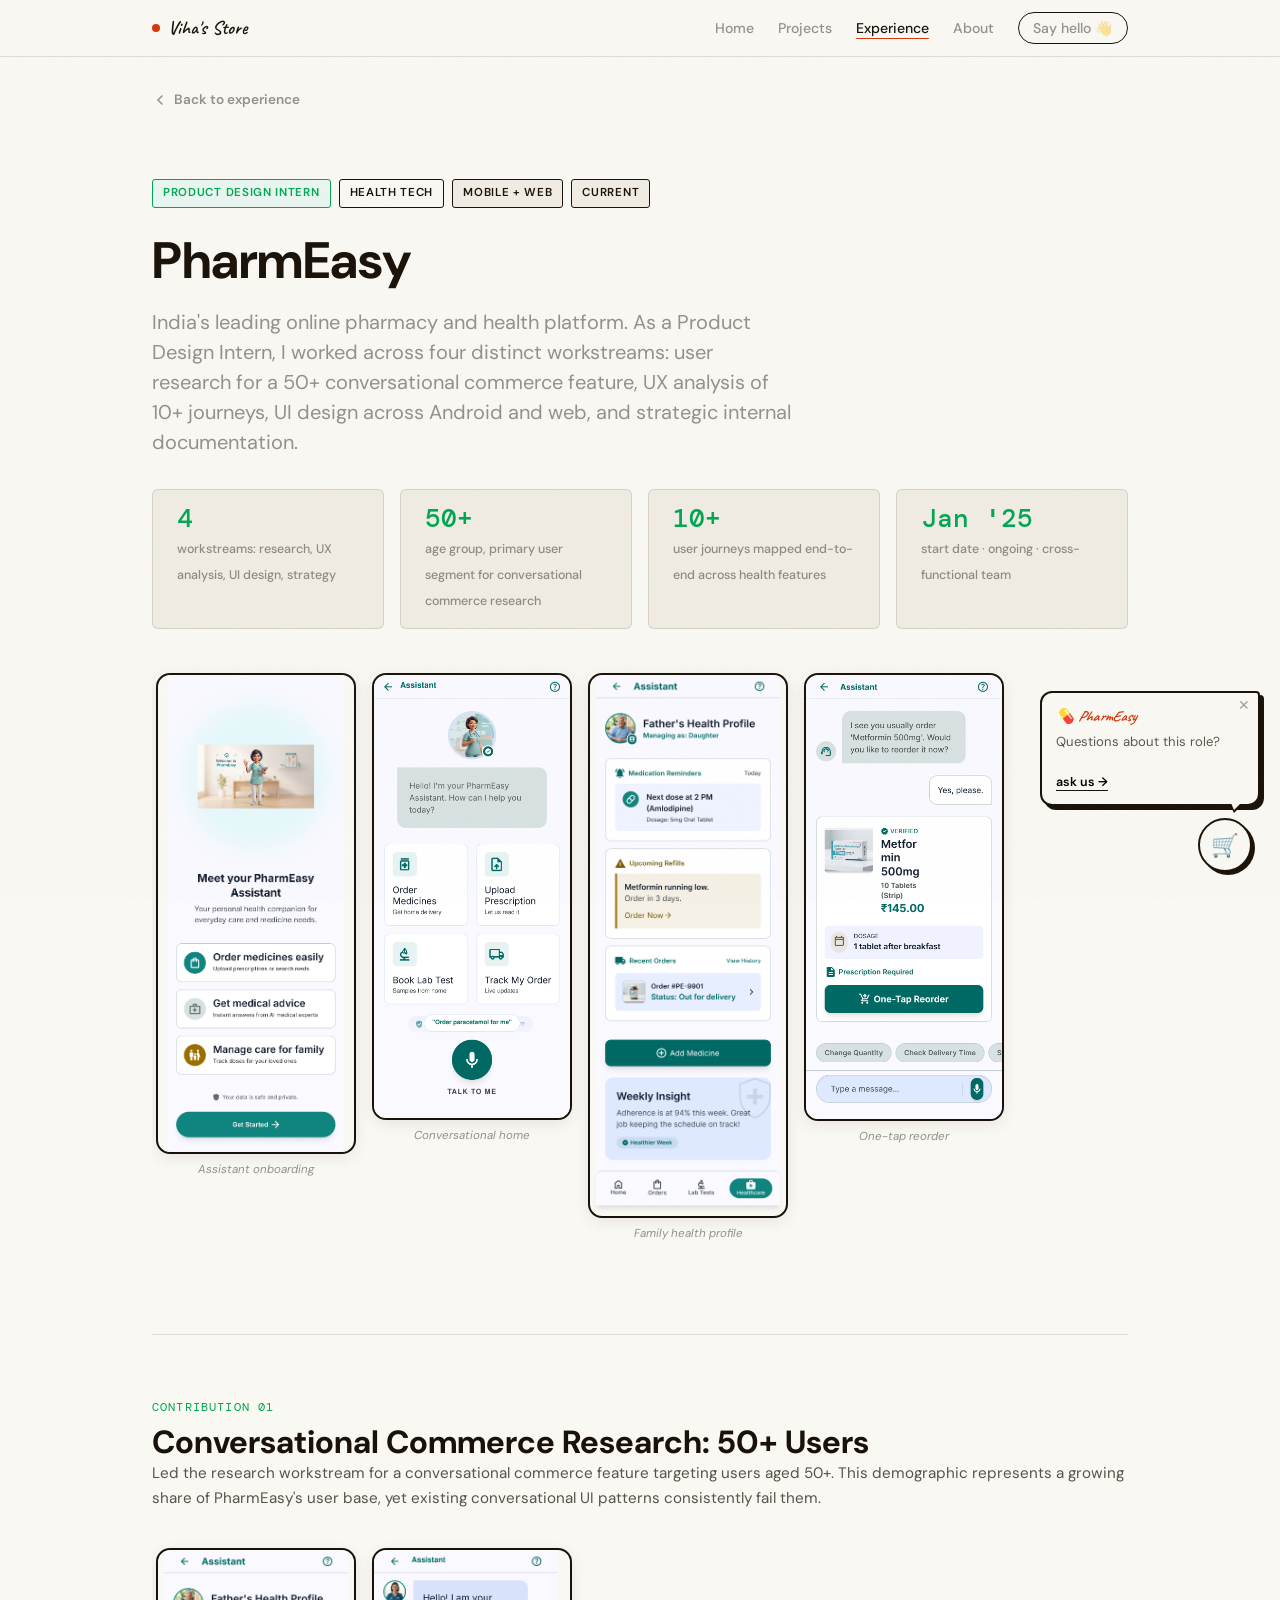
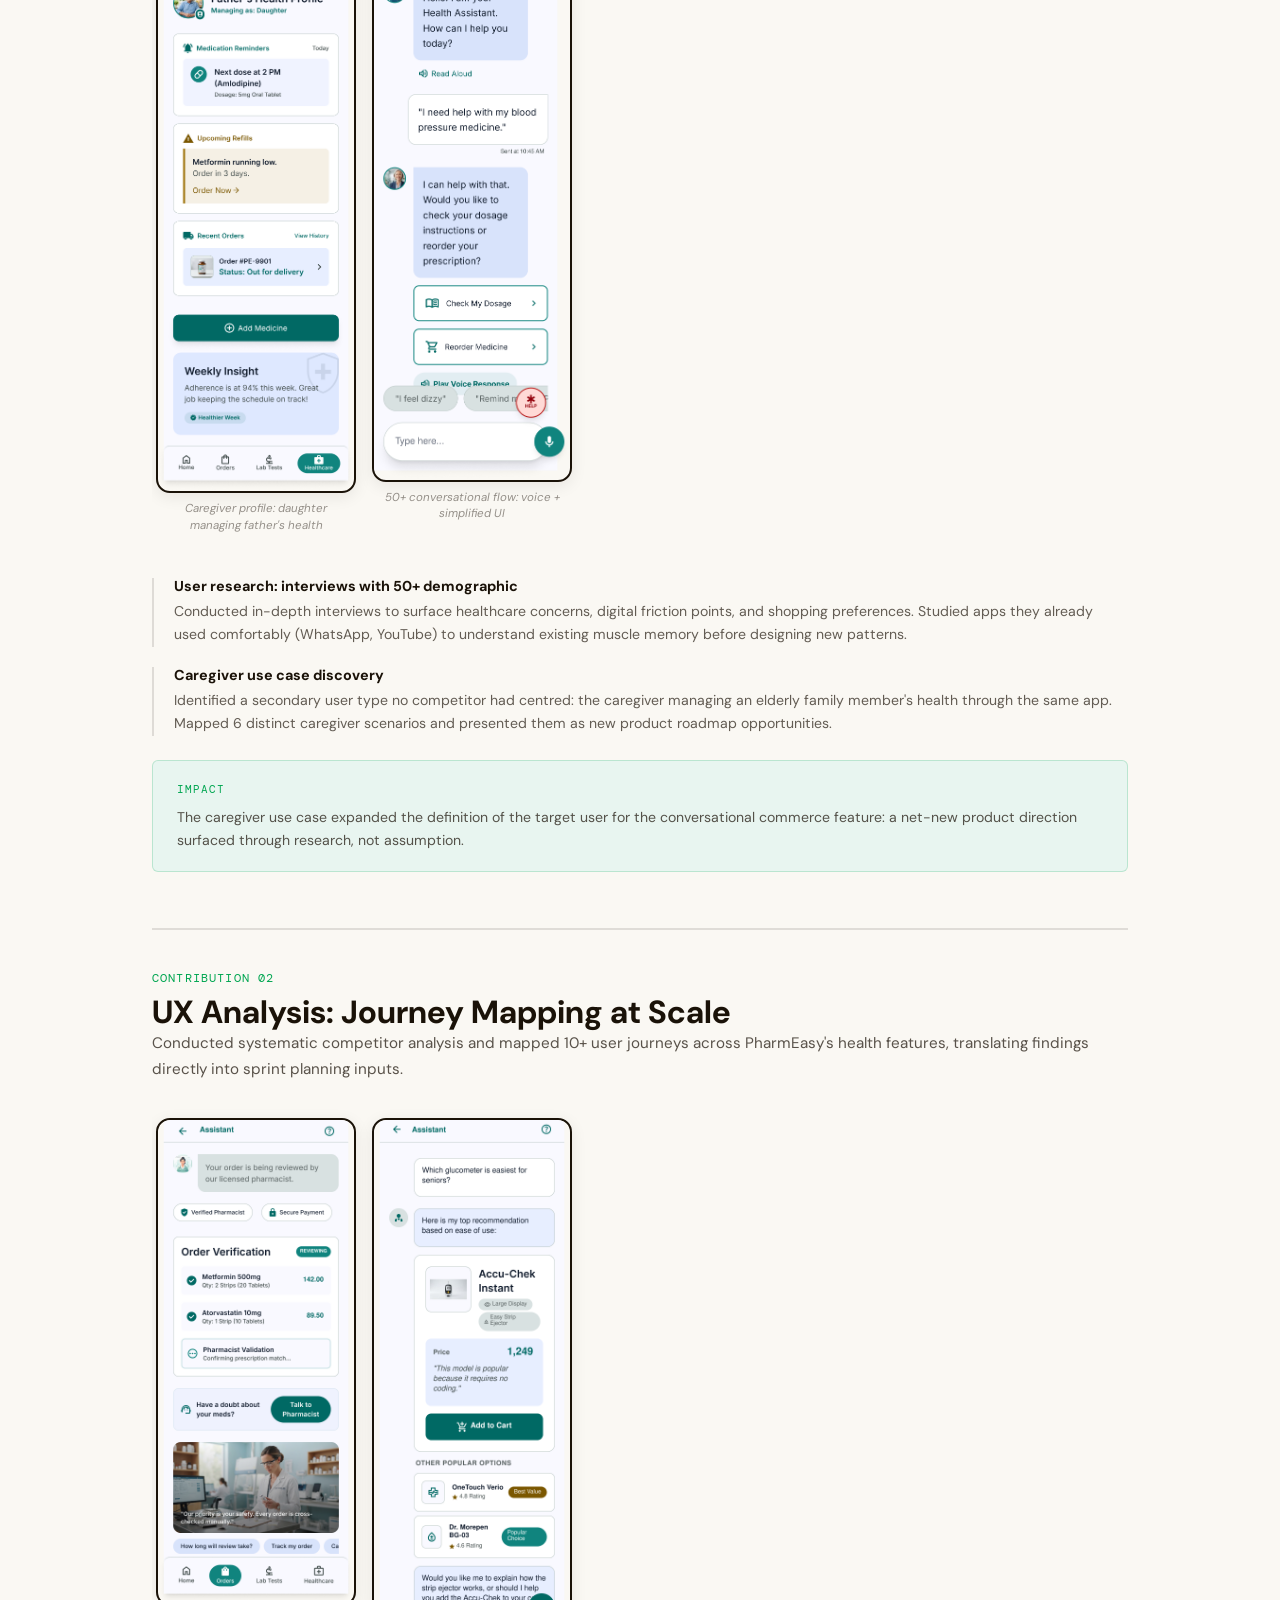
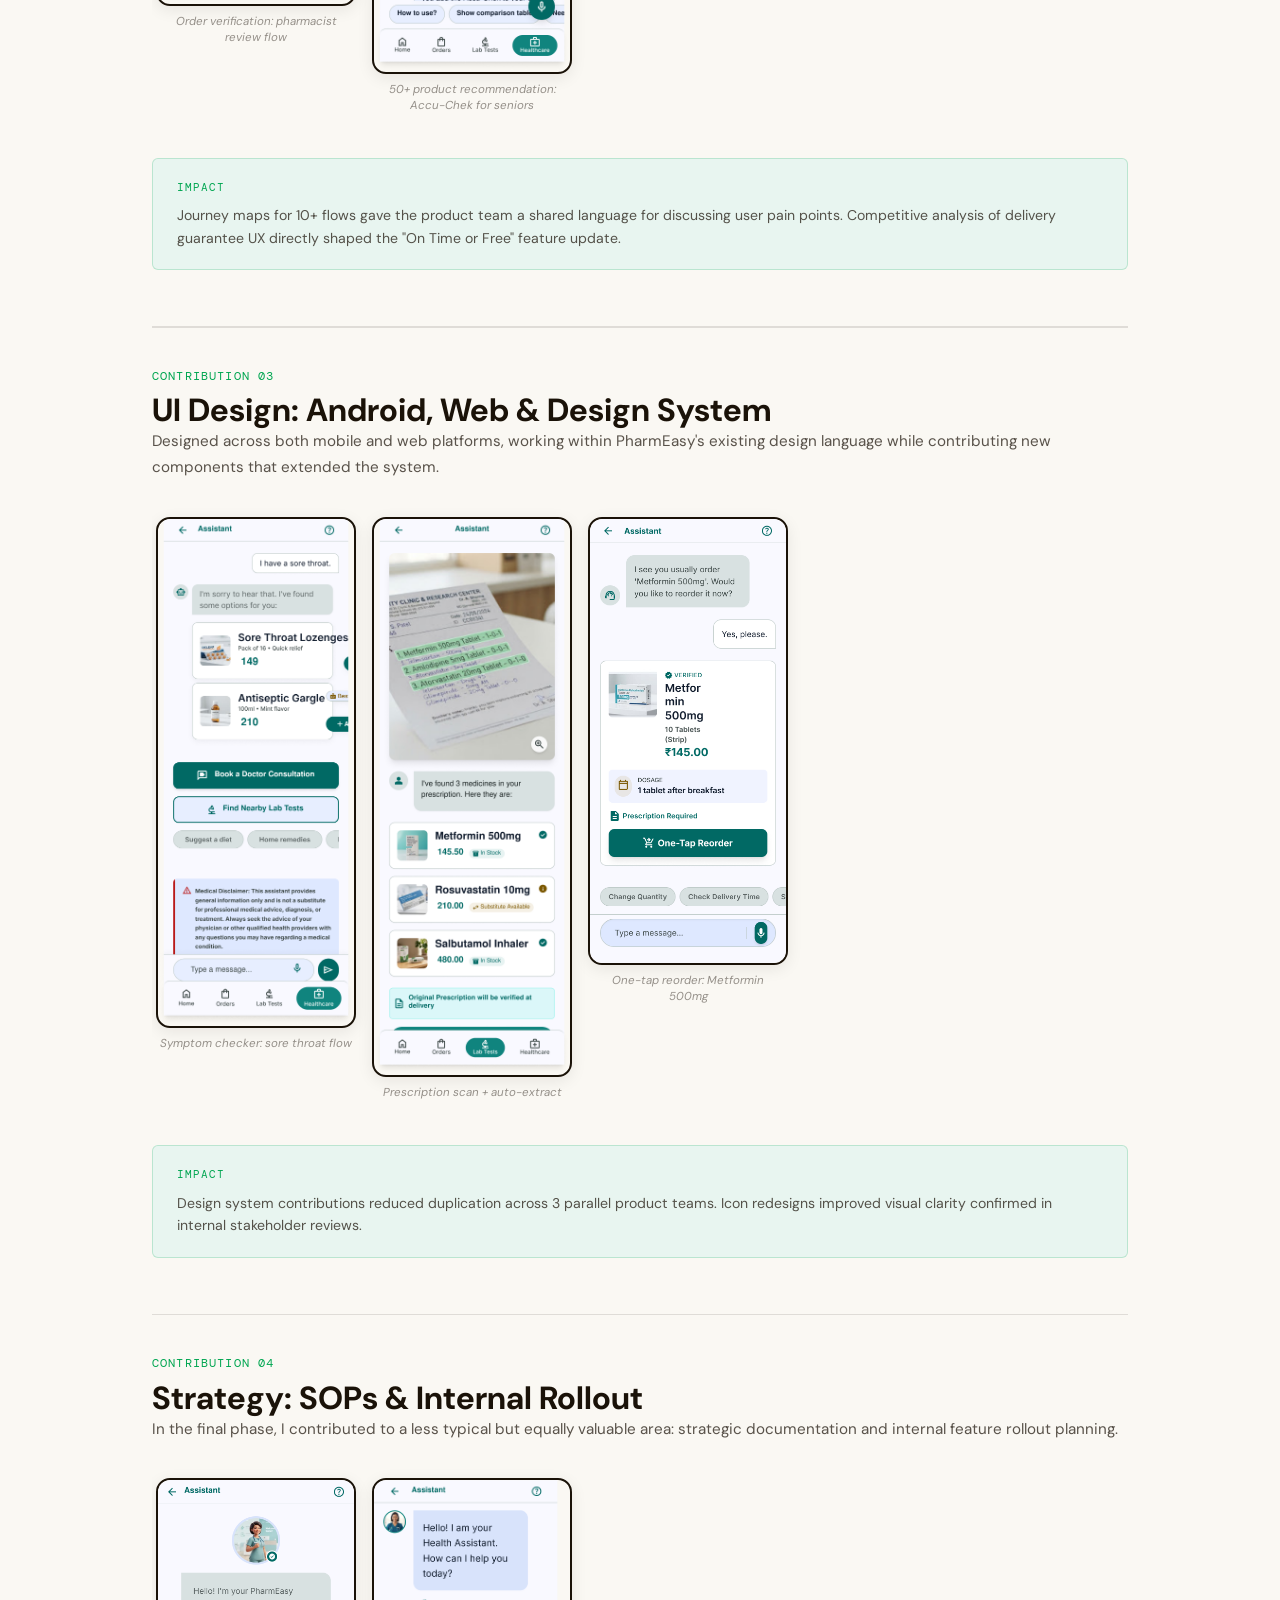
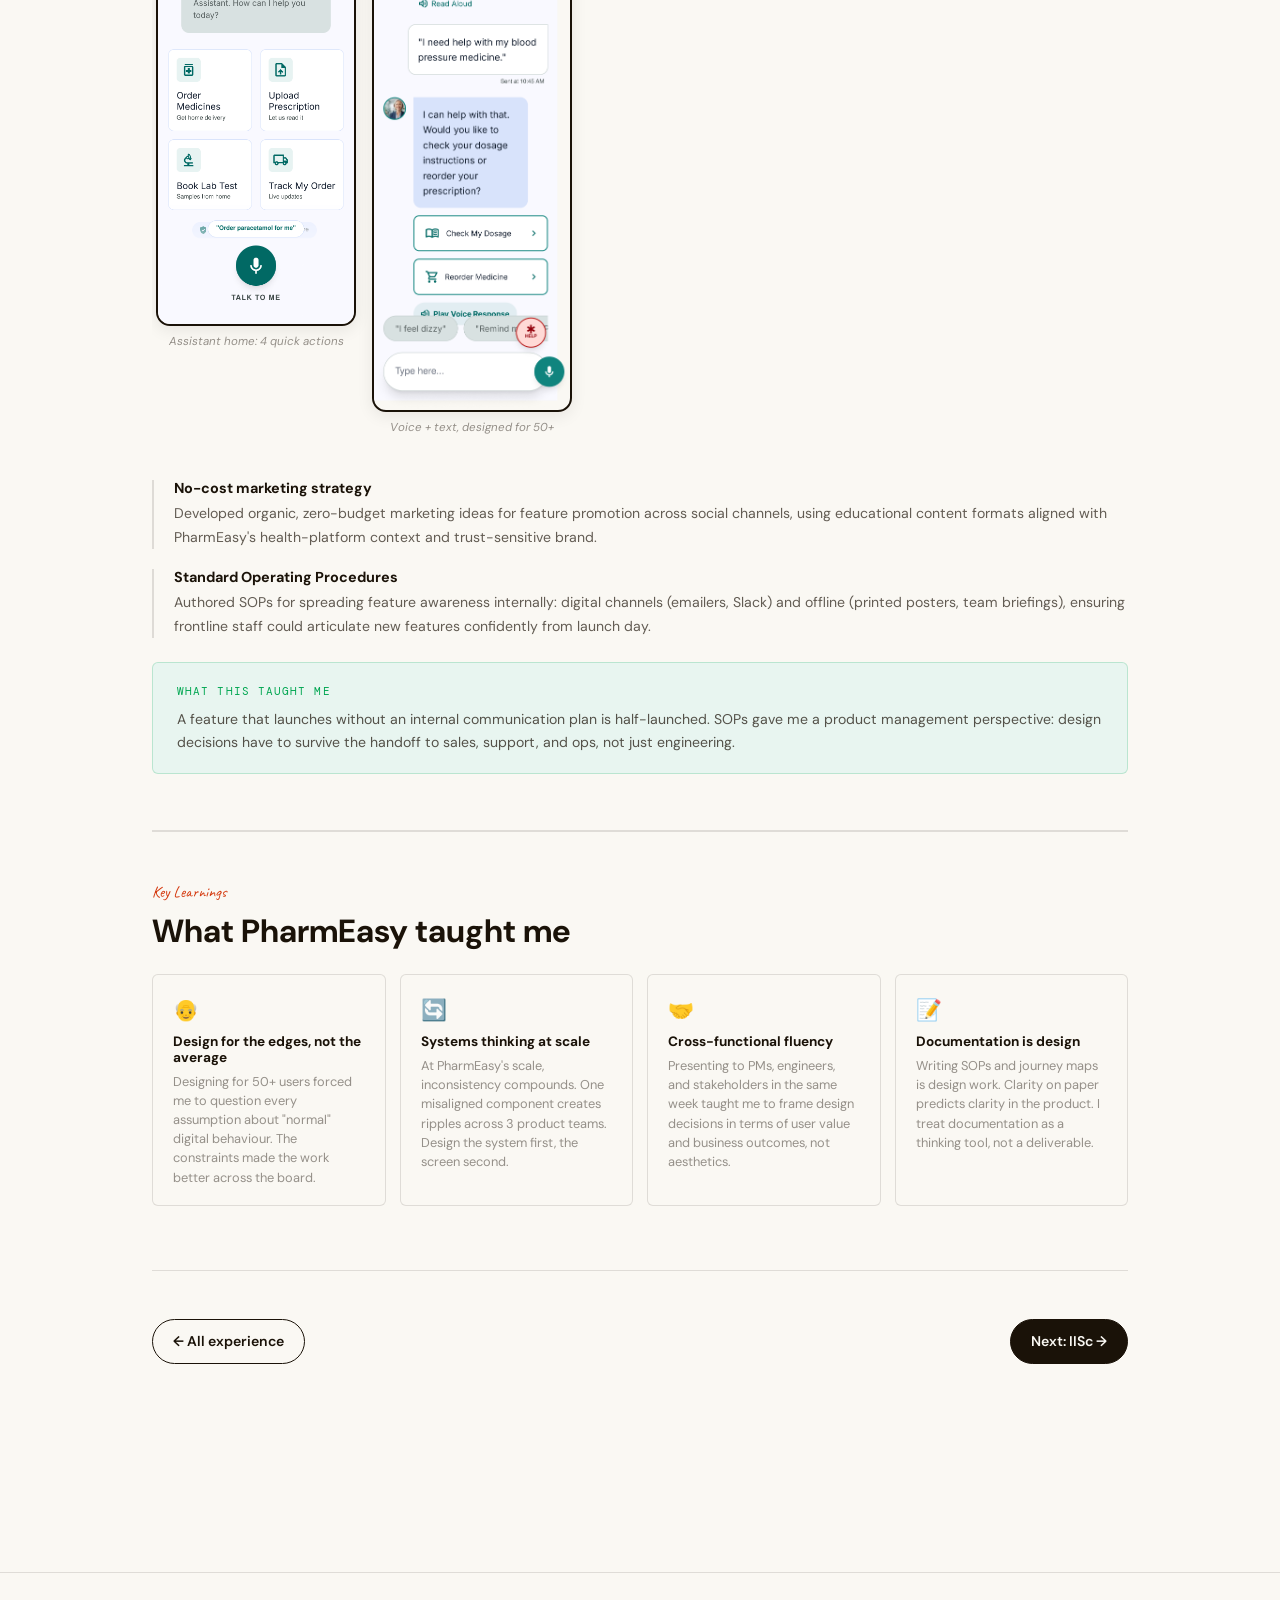
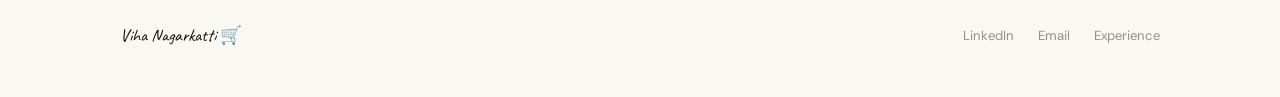
<file: exp-pharmeasy.html>
<!DOCTYPE html>
<html lang="en">
<head>
  <meta charset="UTF-8" />
  <meta name="viewport" content="width=device-width, initial-scale=1.0" />
  <title>PharmEasy: Viha Nagarkatti</title>
  <link rel="preconnect" href="https://fonts.googleapis.com" />
  <link rel="preconnect" href="https://fonts.gstatic.com" crossorigin />
  <link href="https://fonts.googleapis.com/css2?family=Caveat:wght@400;500;600;700&family=DM+Sans:ital,opsz,wght@0,9..40,300;0,9..40,400;0,9..40,500;0,9..40,600;0,9..40,700;1,9..40,400&family=DM+Mono:wght@400;500&display=swap" rel="stylesheet" />
  <link rel="stylesheet" href="style.css" />
  <style>
    :root { --exp-accent: #00A651; --exp-bg: #E8F5F0; }
    .contribution-block { margin-bottom: 56px; }
    .contribution-num { font-family: var(--font-mono); font-size: 0.72rem; color: var(--exp-accent); letter-spacing: 0.1em; text-transform: uppercase; display: block; margin-bottom: 6px; }
    .contribution-block > p { color: rgba(26,18,8,0.72); font-size: 0.95rem; line-height: 1.7; margin-bottom: 20px; }
    .sub-contribution { border-left: 2px solid var(--faint); padding-left: 20px; margin: 20px 0; }
    .sub-contribution h4 { font-size: 0.9rem; font-weight: 700; margin-bottom: 6px; }
    .sub-contribution p { font-size: 0.88rem; color: rgba(26,18,8,0.68); line-height: 1.65; margin: 0; }
    .sub-contribution + .sub-contribution { margin-top: 18px; }
    .impact-callout { background: var(--exp-bg); border: 1.5px solid rgba(0,166,81,0.2); border-radius: 6px; padding: 20px 24px; margin: 24px 0; }
    .impact-callout-label { font-family: var(--font-mono); font-size: 0.68rem; color: var(--exp-accent); text-transform: uppercase; letter-spacing: 0.1em; margin-bottom: 8px; display: block; }
    .impact-callout p { font-size: 0.88rem; color: rgba(26,18,8,0.72); margin: 0; line-height: 1.6; }
    .learnings-grid { display: grid; grid-template-columns: repeat(auto-fit, minmax(220px, 1fr)); gap: 14px; margin-top: 24px; }
    .learning-card { padding: 18px 20px; border: 1.5px solid var(--faint); border-radius: 6px; background: var(--paper); }
    .learning-card-icon { font-size: 1.3rem; display: block; margin-bottom: 8px; }
    .learning-card h4 { font-size: 0.85rem; font-weight: 700; margin-bottom: 6px; }
    .learning-card p { font-size: 0.8rem; color: var(--mid); margin: 0; line-height: 1.5; }
    /* screen styles */
    .screen-gallery { display: grid; grid-template-columns: repeat(auto-fill, minmax(220px, 1fr)); gap: 16px; margin: 24px 0; }
    .screen-item img { width: 100%; height: auto; display: block; border-radius: 8px; border: 1px solid var(--faint); transition: transform .2s ease, box-shadow .2s ease; }
    .screen-item img:hover { transform: translateY(-4px); box-shadow: 0 12px 32px rgba(26,18,8,0.12); }
    .screen-caption { font-size: 0.75rem; color: var(--mid); margin-top: 8px; line-height: 1.4; font-style: italic; }
    .img-full { margin: 24px 0; border-radius: 8px; overflow: hidden; border: 1px solid var(--faint); }
    .img-full img { width: 100%; height: auto; display: block; }
    .img-caption { padding: 10px 16px; font-size: 0.78rem; color: var(--mid); font-style: italic; border-top: 1px solid var(--faint); background: var(--shelf-bg); }

    /* these are flat Figma mockups, not edge-to-edge device screenshots,
       so drop the phone-bezel/notch chrome and just round the image corners */
    .phone-frame-inner { background: var(--paper); border-radius: 14px; box-shadow: 0 4px 16px rgba(26,18,8,0.08); }
    .phone-frame-inner::before { display: none; }
    .phone-frame-inner img { border-radius: 12px; }
  </style>
</head>
<body>

<nav class="nav">
  <div class="nav-inner">
    <a href="index.html" class="nav-logo"><span class="nav-logo-dot"></span>Viha's Store</a>
    <ul class="nav-links">
      <li><a href="index.html">Home</a></li>
      <li><a href="projects.html">Projects</a></li>
      <li><a href="work.html" class="active">Experience</a></li>
      <li><a href="about.html">About</a></li>
      <li><a href="mailto:vihanagarkatti@gmail.com" class="nav-cta">Say hello 👋</a></li>
    </ul>
  </div>
</nav>

<div class="page">
  <a href="work.html" class="back-link">
    <svg width="16" height="16" viewBox="0 0 16 16" fill="none"><path d="M10 12L6 8l4-4" stroke="currentColor" stroke-width="1.5" stroke-linecap="round"/></svg>
    Back to experience
  </a>

  <header class="cs-hero fade-up">
    <div class="cs-meta">
      <span class="tag tag-soft" style="background:#E8F5F0;color:#00A651;border-color:#00A651;">Product Design Intern</span>
      <span class="tag tag-outline">Health Tech</span>
      <span class="tag tag-soft">Mobile + Web</span>
      <span class="tag tag-soft">Current</span>
    </div>
    <h1 class="cs-title">PharmEasy</h1>
    <p class="cs-subtitle">India's leading online pharmacy and health platform. As a Product Design Intern, I worked across four distinct workstreams: user research for a 50+ conversational commerce feature, UX analysis of 10+ journeys, UI design across Android and web, and strategic internal documentation.</p>

    <div class="cs-stats">
      <div class="cs-stat"><span class="cs-stat-num" style="color:#00A651;">4</span><span class="cs-stat-label">workstreams: research, UX analysis, UI design, strategy</span></div>
      <div class="cs-stat"><span class="cs-stat-num" style="color:#00A651;">50+</span><span class="cs-stat-label">age group, primary user segment for conversational commerce research</span></div>
      <div class="cs-stat"><span class="cs-stat-num" style="color:#00A651;">10+</span><span class="cs-stat-label">user journeys mapped end-to-end across health features</span></div>
      <div class="cs-stat"><span class="cs-stat-num" style="color:#00A651;">Jan '25</span><span class="cs-stat-label">start date · ongoing · cross-functional team</span></div>
    </div>

    <div class="phone-gallery">
      <div class="phone-frame">
        <div class="phone-frame-inner"><img src="assets/pharmeasy/pharmeasy-1.png" alt="PharmEasy onboarding" /></div>
        <p class="phone-frame-caption">Assistant onboarding</p>
      </div>
      <div class="phone-frame">
        <div class="phone-frame-inner"><img src="assets/pharmeasy/pharmeasy-7.png" alt="PharmEasy assistant home" /></div>
        <p class="phone-frame-caption">Conversational home</p>
      </div>
      <div class="phone-frame">
        <div class="phone-frame-inner"><img src="assets/pharmeasy/pharmeasy-2.png" alt="PharmEasy family profile" /></div>
        <p class="phone-frame-caption">Family health profile</p>
      </div>
      <div class="phone-frame">
        <div class="phone-frame-inner"><img src="assets/pharmeasy/pharmeasy-9.png" alt="PharmEasy reorder" /></div>
        <p class="phone-frame-caption">One-tap reorder</p>
      </div>
    </div>
  </header>

  <div class="cs-body">

    <div class="contribution-block fade-up">
      <span class="contribution-num">Contribution 01</span>
      <h2>Conversational Commerce Research: 50+ Users</h2>
      <p>Led the research workstream for a conversational commerce feature targeting users aged 50+. This demographic represents a growing share of PharmEasy's user base, yet existing conversational UI patterns consistently fail them.</p>

      <div class="phone-gallery">
        <div class="phone-frame">
          <div class="phone-frame-inner"><img src="assets/pharmeasy/pharmeasy-2.png" alt="Family health profile" /></div>
          <p class="phone-frame-caption">Caregiver profile: daughter managing father's health</p>
        </div>
        <div class="phone-frame">
          <div class="phone-frame-inner"><img src="assets/pharmeasy/pharmeasy-3.png" alt="Conversational health assistant" /></div>
          <p class="phone-frame-caption">50+ conversational flow: voice + simplified UI</p>
        </div>
      </div>

      <div class="sub-contribution">
        <h4>User research: interviews with 50+ demographic</h4>
        <p>Conducted in-depth interviews to surface healthcare concerns, digital friction points, and shopping preferences. Studied apps they already used comfortably (WhatsApp, YouTube) to understand existing muscle memory before designing new patterns.</p>
      </div>
      <div class="sub-contribution">
        <h4>Caregiver use case discovery</h4>
        <p>Identified a secondary user type no competitor had centred: the caregiver managing an elderly family member's health through the same app. Mapped 6 distinct caregiver scenarios and presented them as new product roadmap opportunities.</p>
      </div>

      <div class="impact-callout">
        <span class="impact-callout-label">Impact</span>
        <p>The caregiver use case expanded the definition of the target user for the conversational commerce feature: a net-new product direction surfaced through research, not assumption.</p>
      </div>
    </div>

    <div class="divider" style="margin:40px 0;"></div>

    <div class="contribution-block fade-up">
      <span class="contribution-num">Contribution 02</span>
      <h2>UX Analysis: Journey Mapping at Scale</h2>
      <p>Conducted systematic competitor analysis and mapped 10+ user journeys across PharmEasy's health features, translating findings directly into sprint planning inputs.</p>

      <div class="phone-gallery">
        <div class="phone-frame">
          <div class="phone-frame-inner"><img src="assets/pharmeasy/pharmeasy-4.png" alt="Order verification journey" /></div>
          <p class="phone-frame-caption">Order verification: pharmacist review flow</p>
        </div>
        <div class="phone-frame">
          <div class="phone-frame-inner"><img src="assets/pharmeasy/pharmeasy-5.png" alt="Conversational recommendation" /></div>
          <p class="phone-frame-caption">50+ product recommendation: Accu-Chek for seniors</p>
        </div>
      </div>

      <div class="impact-callout">
        <span class="impact-callout-label">Impact</span>
        <p>Journey maps for 10+ flows gave the product team a shared language for discussing user pain points. Competitive analysis of delivery guarantee UX directly shaped the "On Time or Free" feature update.</p>
      </div>
    </div>

    <div class="divider" style="margin:40px 0;"></div>

    <div class="contribution-block fade-up">
      <span class="contribution-num">Contribution 03</span>
      <h2>UI Design: Android, Web & Design System</h2>
      <p>Designed across both mobile and web platforms, working within PharmEasy's existing design language while contributing new components that extended the system.</p>

      <div class="phone-gallery">
        <div class="phone-frame">
          <div class="phone-frame-inner"><img src="assets/pharmeasy/pharmeasy-6.png" alt="Sore throat symptom checker" /></div>
          <p class="phone-frame-caption">Symptom checker: sore throat flow</p>
        </div>
        <div class="phone-frame">
          <div class="phone-frame-inner"><img src="assets/pharmeasy/pharmeasy-8.png" alt="Prescription upload" /></div>
          <p class="phone-frame-caption">Prescription scan + auto-extract</p>
        </div>
        <div class="phone-frame">
          <div class="phone-frame-inner"><img src="assets/pharmeasy/pharmeasy-9.png" alt="Reorder Metformin" /></div>
          <p class="phone-frame-caption">One-tap reorder: Metformin 500mg</p>
        </div>
      </div>

      <div class="impact-callout">
        <span class="impact-callout-label">Impact</span>
        <p>Design system contributions reduced duplication across 3 parallel product teams. Icon redesigns improved visual clarity confirmed in internal stakeholder reviews.</p>
      </div>
    </div>

    <div class="divider" style="margin:40px 0;"></div>

    <div class="contribution-block fade-up">
      <span class="contribution-num">Contribution 04</span>
      <h2>Strategy: SOPs & Internal Rollout</h2>
      <p>In the final phase, I contributed to a less typical but equally valuable area: strategic documentation and internal feature rollout planning.</p>

      <div class="phone-gallery">
        <div class="phone-frame">
          <div class="phone-frame-inner"><img src="assets/pharmeasy/pharmeasy-7.png" alt="PharmEasy assistant home" /></div>
          <p class="phone-frame-caption">Assistant home: 4 quick actions</p>
        </div>
        <div class="phone-frame">
          <div class="phone-frame-inner"><img src="assets/pharmeasy/pharmeasy-3.png" alt="Conversational flow" /></div>
          <p class="phone-frame-caption">Voice + text, designed for 50+</p>
        </div>
      </div>

      <div class="sub-contribution">
        <h4>No-cost marketing strategy</h4>
        <p>Developed organic, zero-budget marketing ideas for feature promotion across social channels, using educational content formats aligned with PharmEasy's health-platform context and trust-sensitive brand.</p>
      </div>
      <div class="sub-contribution">
        <h4>Standard Operating Procedures</h4>
        <p>Authored SOPs for spreading feature awareness internally: digital channels (emailers, Slack) and offline (printed posters, team briefings), ensuring frontline staff could articulate new features confidently from launch day.</p>
      </div>

      <div class="impact-callout">
        <span class="impact-callout-label">What this taught me</span>
        <p>A feature that launches without an internal communication plan is half-launched. SOPs gave me a product management perspective: design decisions have to survive the handoff to sales, support, and ops, not just engineering.</p>
      </div>
    </div>

    <div class="divider"></div>

    <div class="cs-section fade-up">
      <span class="cs-section-label">Key Learnings</span>
      <h2>What PharmEasy taught me</h2>
      <div class="learnings-grid">
        <div class="learning-card"><span class="learning-card-icon">👴</span><h4>Design for the edges, not the average</h4><p>Designing for 50+ users forced me to question every assumption about "normal" digital behaviour. The constraints made the work better across the board.</p></div>
        <div class="learning-card"><span class="learning-card-icon">🔄</span><h4>Systems thinking at scale</h4><p>At PharmEasy's scale, inconsistency compounds. One misaligned component creates ripples across 3 product teams. Design the system first, the screen second.</p></div>
        <div class="learning-card"><span class="learning-card-icon">🤝</span><h4>Cross-functional fluency</h4><p>Presenting to PMs, engineers, and stakeholders in the same week taught me to frame design decisions in terms of user value and business outcomes, not aesthetics.</p></div>
        <div class="learning-card"><span class="learning-card-icon">📝</span><h4>Documentation is design</h4><p>Writing SOPs and journey maps is design work. Clarity on paper predicts clarity in the product. I treat documentation as a thinking tool, not a deliverable.</p></div>
      </div>
    </div>

    <div class="divider"></div>
    <div style="display:flex;justify-content:space-between;align-items:center;flex-wrap:wrap;gap:16px;padding-bottom:48px;">
      <a href="work.html" class="btn">← All experience</a>
      <a href="exp-iisc.html" class="btn btn-filled">Next: IISc →</a>
    </div>

  </div>
</div>

<footer class="footer">
  <div class="footer-inner">
    <div class="footer-left">Viha Nagarkatti 🛒</div>
    <ul class="footer-links">
      <li><a href="https://www.linkedin.com/in/viha-nagarkatti-382a371a8" target="_blank">LinkedIn</a></li>
      <li><a href="mailto:vihanagarkatti@gmail.com">Email</a></li>
      <li><a href="work.html">Experience</a></li>
    </ul>
  </div>
</footer>

<div class="chat-announce" id="chatAnnounce"><button class="announce-dismiss" id="announceDismiss">✕</button><span class="announce-headline">💊 PharmEasy</span><p class="announce-body">Questions about this role?</p><button class="announce-cta" id="announceCta">ask us →</button></div>
<button class="chat-toggle" id="chatToggle">🛒</button>
<div class="chat-panel" id="chatPanel"><div class="chat-header"><span class="chat-header-icon">🧾</span><span>Store Assistant</span><button class="chat-close" id="chatClose">✕</button></div><div class="chat-messages" id="chatMessages"></div><div class="chat-input-row"><input class="chat-input" id="chatInput" type="text" placeholder="Ask about this role…" autocomplete="off" /><button class="chat-send" id="chatSend">↑</button></div></div>

<script src="main.js"></script>
</body>
</html>
</file>
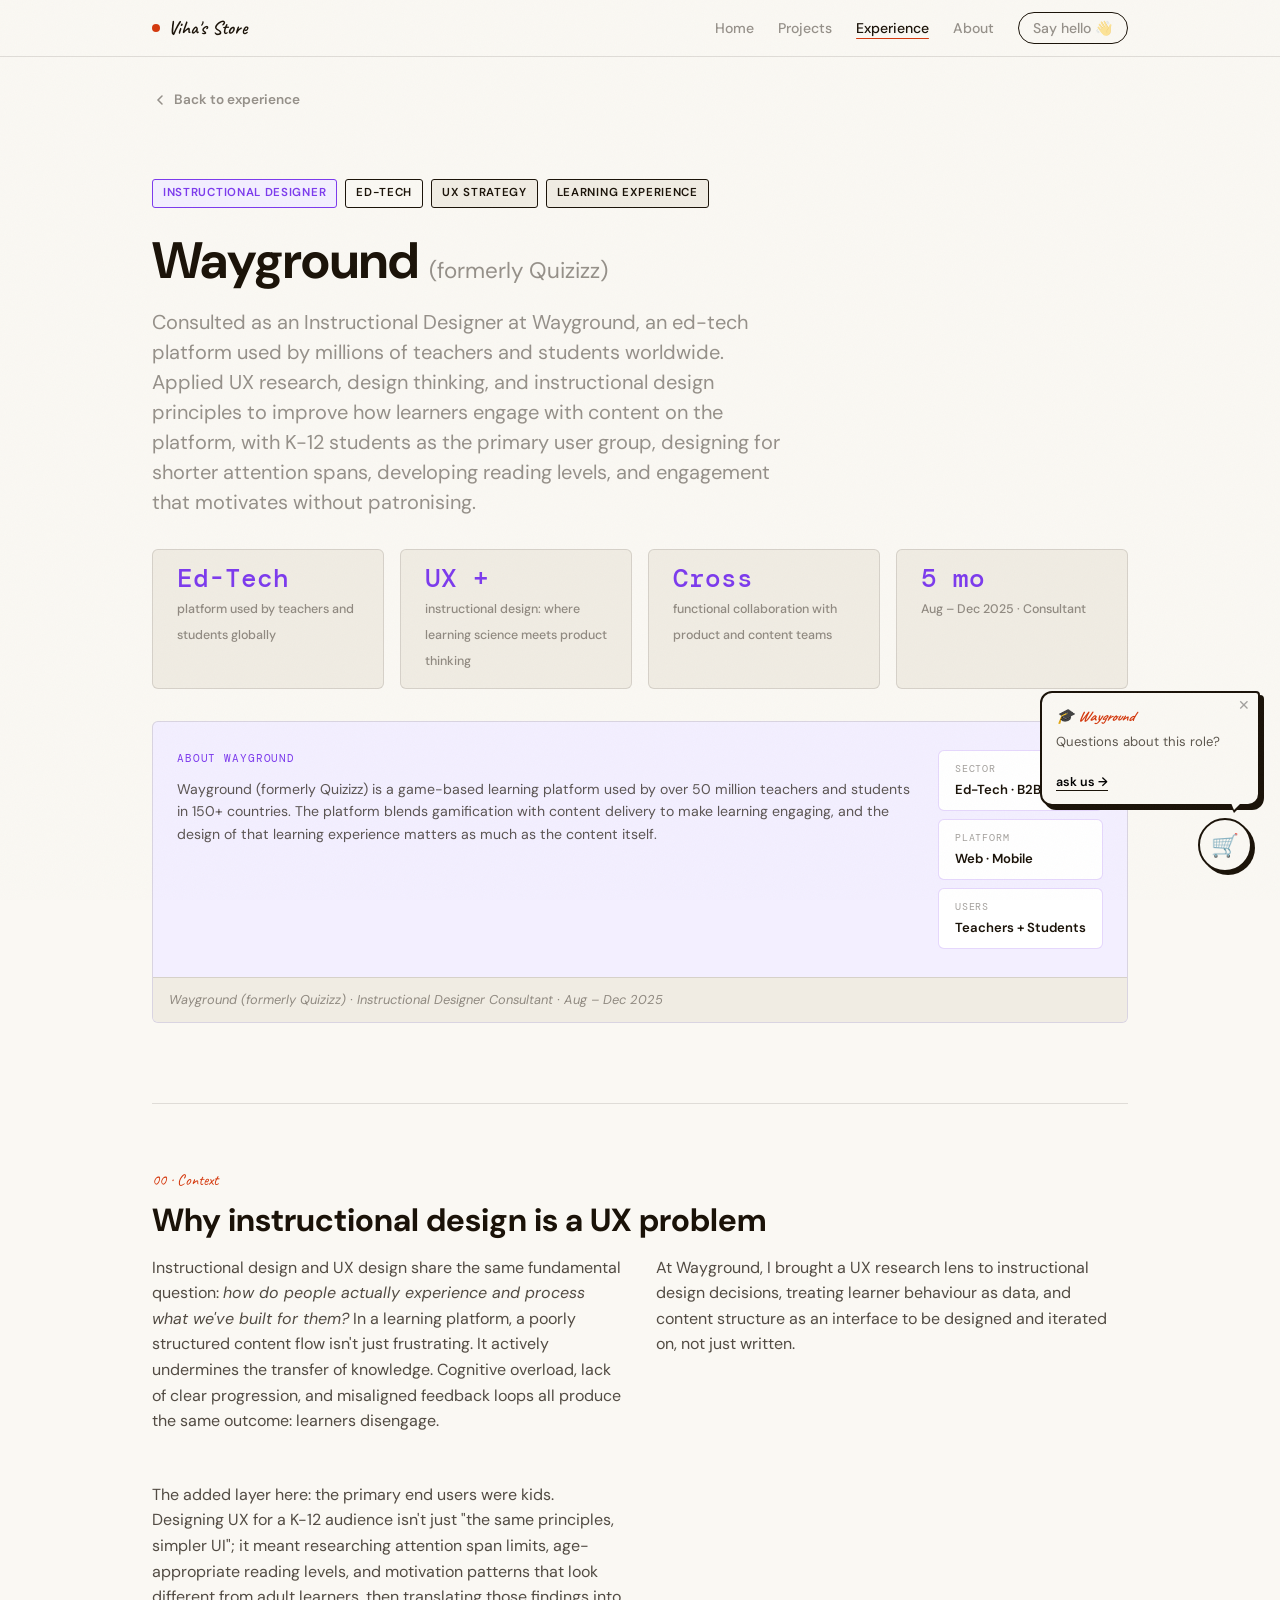
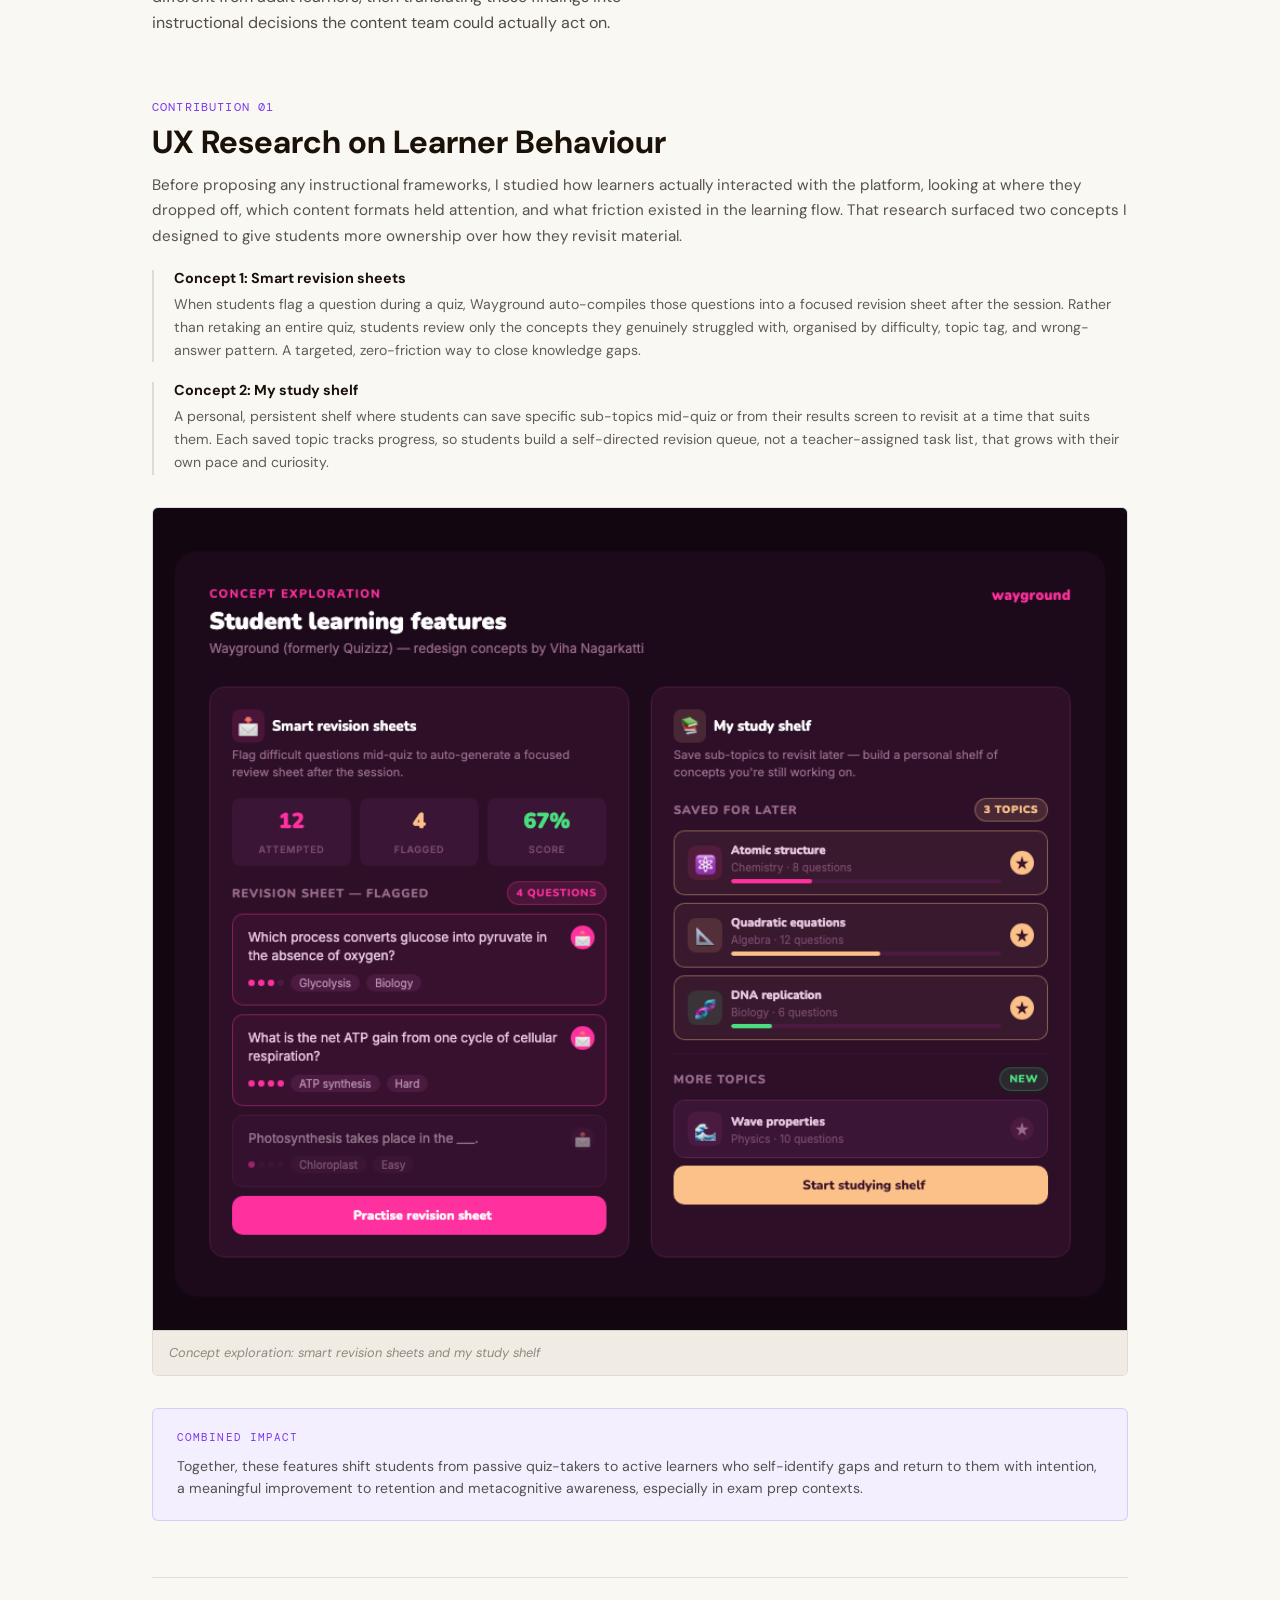
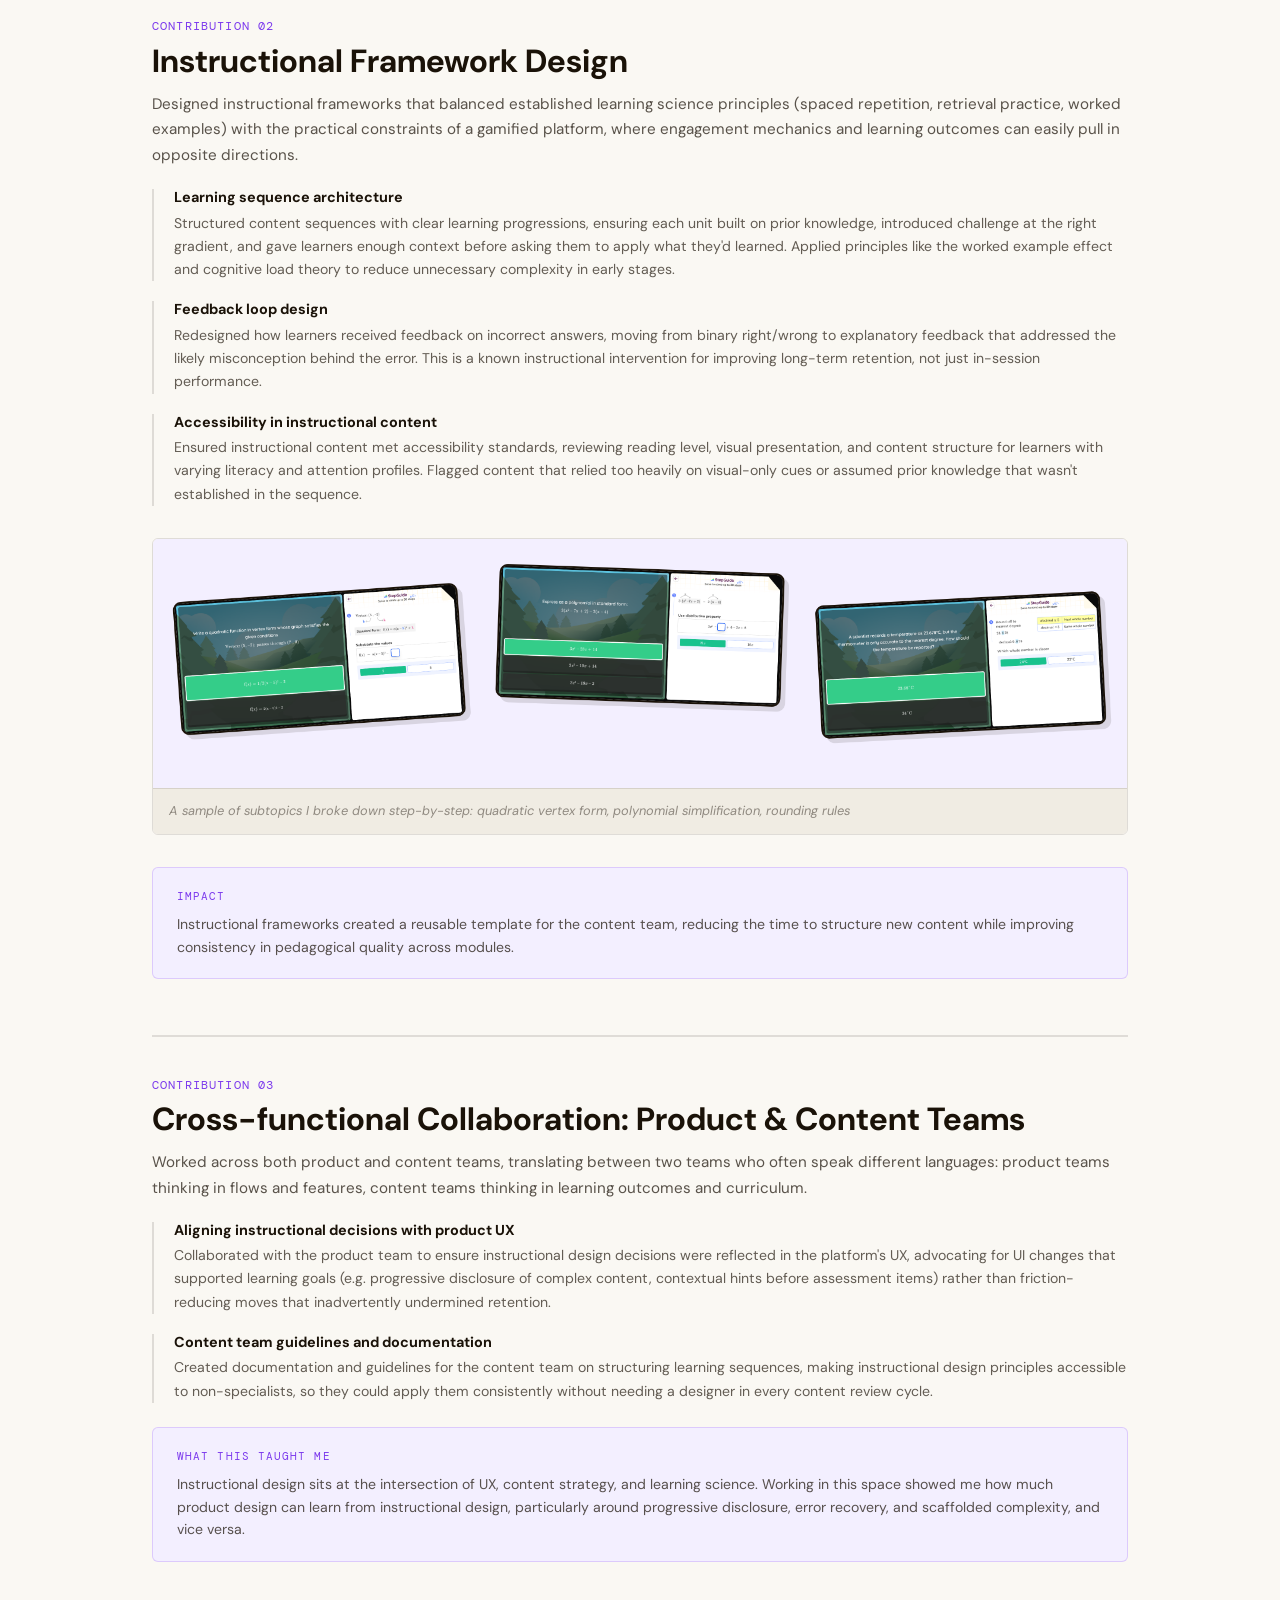
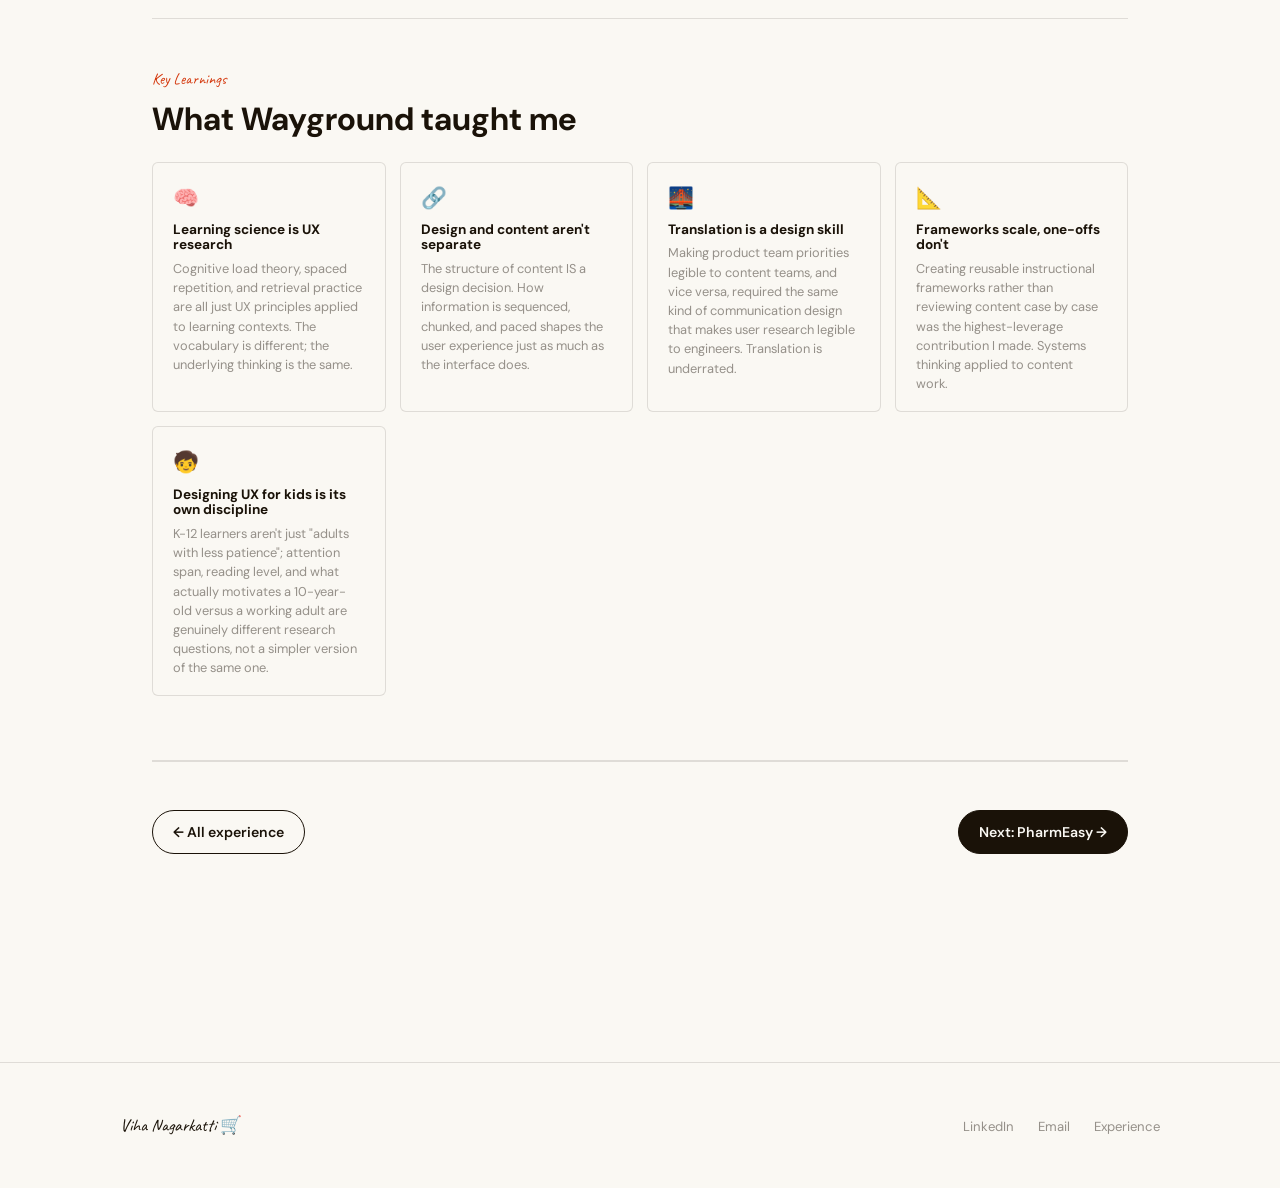
<file: exp-wayground.html>
<!DOCTYPE html>
<html lang="en">
<head>
  <meta charset="UTF-8" />
  <meta name="viewport" content="width=device-width, initial-scale=1.0" />
  <title>Wayground (Quizizz): Viha Nagarkatti</title>
  <link rel="preconnect" href="https://fonts.googleapis.com" />
  <link rel="preconnect" href="https://fonts.gstatic.com" crossorigin />
  <link href="https://fonts.googleapis.com/css2?family=Caveat:wght@400;500;600;700&family=DM+Sans:ital,opsz,wght@0,9..40,300;0,9..40,400;0,9..40,500;0,9..40,600;0,9..40,700;1,9..40,400&family=DM+Mono:wght@400;500&display=swap" rel="stylesheet" />
  <link rel="stylesheet" href="style.css" />
  <style>
    :root { --exp-accent: #7C3AED; --exp-bg: #F3EFFF; }

    .contribution-block { margin-bottom: 56px; }
    .contribution-num {
      font-family: var(--font-mono);
      font-size: 0.72rem;
      color: var(--exp-accent);
      letter-spacing: 0.1em;
      text-transform: uppercase;
      display: block;
      margin-bottom: 6px;
    }
    .contribution-block h2 { margin-bottom: 12px; }
    .contribution-block > p { color: rgba(26,18,8,0.72); font-size: 0.95rem; line-height: 1.7; margin-bottom: 20px; }

    .sub-contribution { border-left: 2px solid var(--faint); padding-left: 20px; margin: 20px 0; }
    .sub-contribution h4 { font-size: 0.9rem; font-weight: 700; margin-bottom: 6px; }
    .sub-contribution p { font-size: 0.88rem; color: rgba(26,18,8,0.68); line-height: 1.65; margin: 0; }
    .sub-contribution + .sub-contribution { margin-top: 18px; }

    .impact-callout {
      background: var(--exp-bg);
      border: 1.5px solid rgba(124,58,237,0.2);
      border-radius: 6px;
      padding: 20px 24px;
      margin: 24px 0;
    }
    .impact-callout-label {
      font-family: var(--font-mono);
      font-size: 0.68rem;
      color: var(--exp-accent);
      text-transform: uppercase;
      letter-spacing: 0.1em;
      margin-bottom: 8px;
      display: block;
    }
    .impact-callout p { font-size: 0.88rem; color: rgba(26,18,8,0.72); margin: 0; line-height: 1.6; }

    .learnings-grid {
      display: grid;
      grid-template-columns: repeat(auto-fit, minmax(220px, 1fr));
      gap: 14px;
      margin-top: 24px;
    }
    .learning-card { padding: 18px 20px; border: 1.5px solid var(--faint); border-radius: 6px; background: var(--paper); }
    .learning-card-icon { font-size: 1.3rem; display: block; margin-bottom: 8px; }
    .learning-card h4 { font-size: 0.85rem; font-weight: 700; margin-bottom: 6px; }
    .learning-card p { font-size: 0.8rem; color: var(--mid); margin: 0; line-height: 1.5; }

    /* placeholder for screenshots you'll add later */
    .placeholder-block {
      background: var(--shelf-bg);
      border: 1.5px dashed rgba(26,18,8,.18);
      border-radius: 6px;
      padding: 40px 24px;
      display: flex;
      flex-direction: column;
      align-items: center;
      justify-content: center;
      gap: 10px;
      text-align: center;
      margin: 24px 0;
      min-height: 200px;
    }
    .placeholder-block p { font-size: 0.82rem; color: rgba(26,18,8,.38); margin: 0; line-height: 1.5; }
    .placeholder-block code { font-size: 0.72rem; color: rgba(26,18,8,.45); background: var(--faint); padding: 4px 10px; border-radius: 4px; }

    /* company context info cards */
    .context-pills {
      display: flex;
      flex-direction: column;
      gap: 8px;
      flex-shrink: 0;
    }
    .context-pill {
      padding: 10px 16px;
      background: white;
      border-radius: 6px;
      border: 1px solid rgba(124,58,237,0.2);
    }
    .context-pill-label {
      font-family: var(--font-mono);
      font-size: 0.62rem;
      color: rgba(26,18,8,0.4);
      text-transform: uppercase;
      letter-spacing: 0.08em;
      margin-bottom: 2px;
    }
    .context-pill-value { font-size: 0.82rem; font-weight: 600; }
  </style>
</head>
<body>

<nav class="nav">
  <div class="nav-inner">
    <a href="index.html" class="nav-logo"><span class="nav-logo-dot"></span>Viha's Store</a>
    <ul class="nav-links">
      <li><a href="index.html">Home</a></li>
      <li><a href="projects.html">Projects</a></li>
      <li><a href="work.html" class="active">Experience</a></li>
      <li><a href="about.html">About</a></li>
      <li><a href="mailto:vihanagarkatti@gmail.com" class="nav-cta">Say hello 👋</a></li>
    </ul>
  </div>
</nav>

<div class="page">
  <a href="work.html" class="back-link">
    <svg width="16" height="16" viewBox="0 0 16 16" fill="none"><path d="M10 12L6 8l4-4" stroke="currentColor" stroke-width="1.5" stroke-linecap="round"/></svg>
    Back to experience
  </a>

  <!-- ── HERO ── -->
  <header class="cs-hero fade-up">
    <div class="cs-meta">
      <span class="tag tag-soft" style="background:#F3EFFF;color:#7C3AED;border-color:#7C3AED;">Instructional Designer</span>
      <span class="tag tag-outline">Ed-Tech</span>
      <span class="tag tag-soft">UX Strategy</span>
      <span class="tag tag-soft">Learning Experience</span>
    </div>
    <h1 class="cs-title">Wayground <span style="font-size:clamp(1rem,2vw,1.4rem);font-weight:400;color:var(--mid);">(formerly Quizizz)</span></h1>
    <p class="cs-subtitle">Consulted as an Instructional Designer at Wayground, an ed-tech platform used by millions of teachers and students worldwide. Applied UX research, design thinking, and instructional design principles to improve how learners engage with content on the platform, with K-12 students as the primary user group, designing for shorter attention spans, developing reading levels, and engagement that motivates without patronising.</p>

    <div class="cs-stats">
      <div class="cs-stat">
        <span class="cs-stat-num" style="color:#7C3AED;">Ed-Tech</span>
        <span class="cs-stat-label">platform used by teachers and students globally</span>
      </div>
      <div class="cs-stat">
        <span class="cs-stat-num" style="color:#7C3AED;">UX +</span>
        <span class="cs-stat-label">instructional design: where learning science meets product thinking</span>
      </div>
      <div class="cs-stat">
        <span class="cs-stat-num" style="color:#7C3AED;">Cross</span>
        <span class="cs-stat-label">functional collaboration with product and content teams</span>
      </div>
      <div class="cs-stat">
        <span class="cs-stat-num" style="color:#7C3AED;">5 mo</span>
        <span class="cs-stat-label">Aug – Dec 2025 · Consultant</span>
      </div>
    </div>

    <!-- company context -->
    <div class="cs-img-block" style="background:#F3EFFF;">
      <div style="padding:28px 24px;display:flex;gap:24px;align-items:flex-start;flex-wrap:wrap;">
        <div style="flex:1;min-width:220px;">
          <p style="font-family:var(--font-mono);font-size:0.68rem;color:#7C3AED;letter-spacing:0.08em;text-transform:uppercase;margin-bottom:10px;">About Wayground</p>
          <p style="font-size:0.88rem;color:rgba(26,18,8,0.7);line-height:1.6;margin:0;">Wayground (formerly Quizizz) is a game-based learning platform used by over 50 million teachers and students in 150+ countries. The platform blends gamification with content delivery to make learning engaging, and the design of that learning experience matters as much as the content itself.</p>
        </div>
        <div class="context-pills">
          <div class="context-pill">
            <div class="context-pill-label">Sector</div>
            <div class="context-pill-value">Ed-Tech · B2B2C</div>
          </div>
          <div class="context-pill">
            <div class="context-pill-label">Platform</div>
            <div class="context-pill-value">Web · Mobile</div>
          </div>
          <div class="context-pill">
            <div class="context-pill-label">Users</div>
            <div class="context-pill-value">Teachers + Students</div>
          </div>
        </div>
      </div>
      <p class="cs-img-caption">Wayground (formerly Quizizz) · Instructional Designer Consultant · Aug – Dec 2025</p>
    </div>
  </header>

  <!-- ── BODY ── -->
  <div class="cs-body">

    <!-- CONTEXT -->
    <div class="cs-section fade-up">
      <span class="cs-section-label">00 · Context</span>
      <h2>Why instructional design is a UX problem</h2>
      <div class="two-col">
        <p>Instructional design and UX design share the same fundamental question: <em>how do people actually experience and process what we've built for them?</em> In a learning platform, a poorly structured content flow isn't just frustrating. It actively undermines the transfer of knowledge. Cognitive overload, lack of clear progression, and misaligned feedback loops all produce the same outcome: learners disengage.</p>
        <p>At Wayground, I brought a UX research lens to instructional design decisions, treating learner behaviour as data, and content structure as an interface to be designed and iterated on, not just written.</p>
        <p>The added layer here: the primary end users were kids. Designing UX for a K-12 audience isn't just "the same principles, simpler UI"; it meant researching attention span limits, age-appropriate reading levels, and motivation patterns that look different from adult learners, then translating those findings into instructional decisions the content team could actually act on.</p>
      </div>
    </div>

    <!-- CONTRIBUTION 1 -->
    <div class="contribution-block fade-up">
      <span class="contribution-num">Contribution 01</span>
      <h2>UX Research on Learner Behaviour</h2>
      <p>Before proposing any instructional frameworks, I studied how learners actually interacted with the platform, looking at where they dropped off, which content formats held attention, and what friction existed in the learning flow. That research surfaced two concepts I designed to give students more ownership over how they revisit material.</p>

      <div class="sub-contribution">
        <h4>Concept 1: Smart revision sheets</h4>
        <p>When students flag a question during a quiz, Wayground auto-compiles those questions into a focused revision sheet after the session. Rather than retaking an entire quiz, students review only the concepts they genuinely struggled with, organised by difficulty, topic tag, and wrong-answer pattern. A targeted, zero-friction way to close knowledge gaps.</p>
      </div>
      <div class="sub-contribution">
        <h4>Concept 2: My study shelf</h4>
        <p>A personal, persistent shelf where students can save specific sub-topics mid-quiz or from their results screen to revisit at a time that suits them. Each saved topic tracks progress, so students build a self-directed revision queue, not a teacher-assigned task list, that grows with their own pace and curiosity.</p>
      </div>

      <div class="cs-img-block">
        <img src="assets/wayground/wayground-concepts.png" alt="Smart revision sheets and My study shelf concept screens" />
        <p class="cs-img-caption">Concept exploration: smart revision sheets and my study shelf</p>
      </div>

      <div class="impact-callout">
        <span class="impact-callout-label">Combined impact</span>
        <p>Together, these features shift students from passive quiz-takers to active learners who self-identify gaps and return to them with intention, a meaningful improvement to retention and metacognitive awareness, especially in exam prep contexts.</p>
      </div>
    </div>

    <div class="divider" style="margin:40px 0;"></div>

    <!-- CONTRIBUTION 2 -->
    <div class="contribution-block fade-up">
      <span class="contribution-num">Contribution 02</span>
      <h2>Instructional Framework Design</h2>
      <p>Designed instructional frameworks that balanced established learning science principles (spaced repetition, retrieval practice, worked examples) with the practical constraints of a gamified platform, where engagement mechanics and learning outcomes can easily pull in opposite directions.</p>

      <div class="sub-contribution">
        <h4>Learning sequence architecture</h4>
        <p>Structured content sequences with clear learning progressions, ensuring each unit built on prior knowledge, introduced challenge at the right gradient, and gave learners enough context before asking them to apply what they'd learned. Applied principles like the worked example effect and cognitive load theory to reduce unnecessary complexity in early stages.</p>
      </div>
      <div class="sub-contribution">
        <h4>Feedback loop design</h4>
        <p>Redesigned how learners received feedback on incorrect answers, moving from binary right/wrong to explanatory feedback that addressed the likely misconception behind the error. This is a known instructional intervention for improving long-term retention, not just in-session performance.</p>
      </div>
      <div class="sub-contribution">
        <h4>Accessibility in instructional content</h4>
        <p>Ensured instructional content met accessibility standards, reviewing reading level, visual presentation, and content structure for learners with varying literacy and attention profiles. Flagged content that relied too heavily on visual-only cues or assumed prior knowledge that wasn't established in the sequence.</p>
      </div>

      <div class="cs-img-block">
        <img src="assets/wayground/wayground-subtopics-collage.png" alt="StepGuide walkthroughs breaking down subtopics: vertex form, polynomial simplification, and rounding" />
        <p class="cs-img-caption">A sample of subtopics I broke down step-by-step: quadratic vertex form, polynomial simplification, rounding rules</p>
      </div>

      <div class="impact-callout">
        <span class="impact-callout-label">Impact</span>
        <p>Instructional frameworks created a reusable template for the content team, reducing the time to structure new content while improving consistency in pedagogical quality across modules.</p>
      </div>
    </div>

    <div class="divider" style="margin:40px 0;"></div>

    <!-- CONTRIBUTION 3 -->
    <div class="contribution-block fade-up">
      <span class="contribution-num">Contribution 03</span>
      <h2>Cross-functional Collaboration: Product & Content Teams</h2>
      <p>Worked across both product and content teams, translating between two teams who often speak different languages: product teams thinking in flows and features, content teams thinking in learning outcomes and curriculum.</p>

      <div class="sub-contribution">
        <h4>Aligning instructional decisions with product UX</h4>
        <p>Collaborated with the product team to ensure instructional design decisions were reflected in the platform's UX, advocating for UI changes that supported learning goals (e.g. progressive disclosure of complex content, contextual hints before assessment items) rather than friction-reducing moves that inadvertently undermined retention.</p>
      </div>
      <div class="sub-contribution">
        <h4>Content team guidelines and documentation</h4>
        <p>Created documentation and guidelines for the content team on structuring learning sequences, making instructional design principles accessible to non-specialists, so they could apply them consistently without needing a designer in every content review cycle.</p>
      </div>

      <div class="impact-callout">
        <span class="impact-callout-label">What this taught me</span>
        <p>Instructional design sits at the intersection of UX, content strategy, and learning science. Working in this space showed me how much product design can learn from instructional design, particularly around progressive disclosure, error recovery, and scaffolded complexity, and vice versa.</p>
      </div>
    </div>

    <div class="divider"></div>

    <!-- LEARNINGS -->
    <div class="cs-section fade-up">
      <span class="cs-section-label">Key Learnings</span>
      <h2>What Wayground taught me</h2>
      <div class="learnings-grid">
        <div class="learning-card">
          <span class="learning-card-icon">🧠</span>
          <h4>Learning science is UX research</h4>
          <p>Cognitive load theory, spaced repetition, and retrieval practice are all just UX principles applied to learning contexts. The vocabulary is different; the underlying thinking is the same.</p>
        </div>
        <div class="learning-card">
          <span class="learning-card-icon">🔗</span>
          <h4>Design and content aren't separate</h4>
          <p>The structure of content IS a design decision. How information is sequenced, chunked, and paced shapes the user experience just as much as the interface does.</p>
        </div>
        <div class="learning-card">
          <span class="learning-card-icon">🌉</span>
          <h4>Translation is a design skill</h4>
          <p>Making product team priorities legible to content teams, and vice versa, required the same kind of communication design that makes user research legible to engineers. Translation is underrated.</p>
        </div>
        <div class="learning-card">
          <span class="learning-card-icon">📐</span>
          <h4>Frameworks scale, one-offs don't</h4>
          <p>Creating reusable instructional frameworks rather than reviewing content case by case was the highest-leverage contribution I made. Systems thinking applied to content work.</p>
        </div>
        <div class="learning-card">
          <span class="learning-card-icon">🧒</span>
          <h4>Designing UX for kids is its own discipline</h4>
          <p>K-12 learners aren't just "adults with less patience"; attention span, reading level, and what actually motivates a 10-year-old versus a working adult are genuinely different research questions, not a simpler version of the same one.</p>
        </div>
      </div>
    </div>

    <div class="divider"></div>
    <div style="display:flex;justify-content:space-between;align-items:center;flex-wrap:wrap;gap:16px;padding-bottom:48px;">
      <a href="work.html" class="btn">← All experience</a>
      <a href="exp-pharmeasy.html" class="btn btn-filled">Next: PharmEasy →</a>
    </div>

  </div><!-- /cs-body -->
</div><!-- /page -->

<footer class="footer">
  <div class="footer-inner">
    <div class="footer-left">Viha Nagarkatti 🛒</div>
    <ul class="footer-links">
      <li><a href="https://www.linkedin.com/in/viha-nagarkatti-382a371a8" target="_blank" rel="noopener">LinkedIn</a></li>
      <li><a href="mailto:vihanagarkatti@gmail.com">Email</a></li>
      <li><a href="work.html">Experience</a></li>
    </ul>
  </div>
</footer>

<div class="chat-announce" id="chatAnnounce">
  <button class="announce-dismiss" id="announceDismiss">✕</button>
  <span class="announce-headline">🎓 Wayground</span>
  <p class="announce-body">Questions about this role?</p>
  <button class="announce-cta" id="announceCta">ask us →</button>
</div>
<button class="chat-toggle" id="chatToggle">🛒</button>
<div class="chat-panel" id="chatPanel">
  <div class="chat-header">
    <span class="chat-header-icon">🧾</span>
    <span>Store Assistant</span>
    <button class="chat-close" id="chatClose">✕</button>
  </div>
  <div class="chat-messages" id="chatMessages"></div>
  <div class="chat-input-row">
    <input class="chat-input" id="chatInput" type="text" placeholder="Ask about this role…" autocomplete="off" />
    <button class="chat-send" id="chatSend">↑</button>
  </div>
</div>

<script src="main.js"></script>
</body>
</html>
</file>
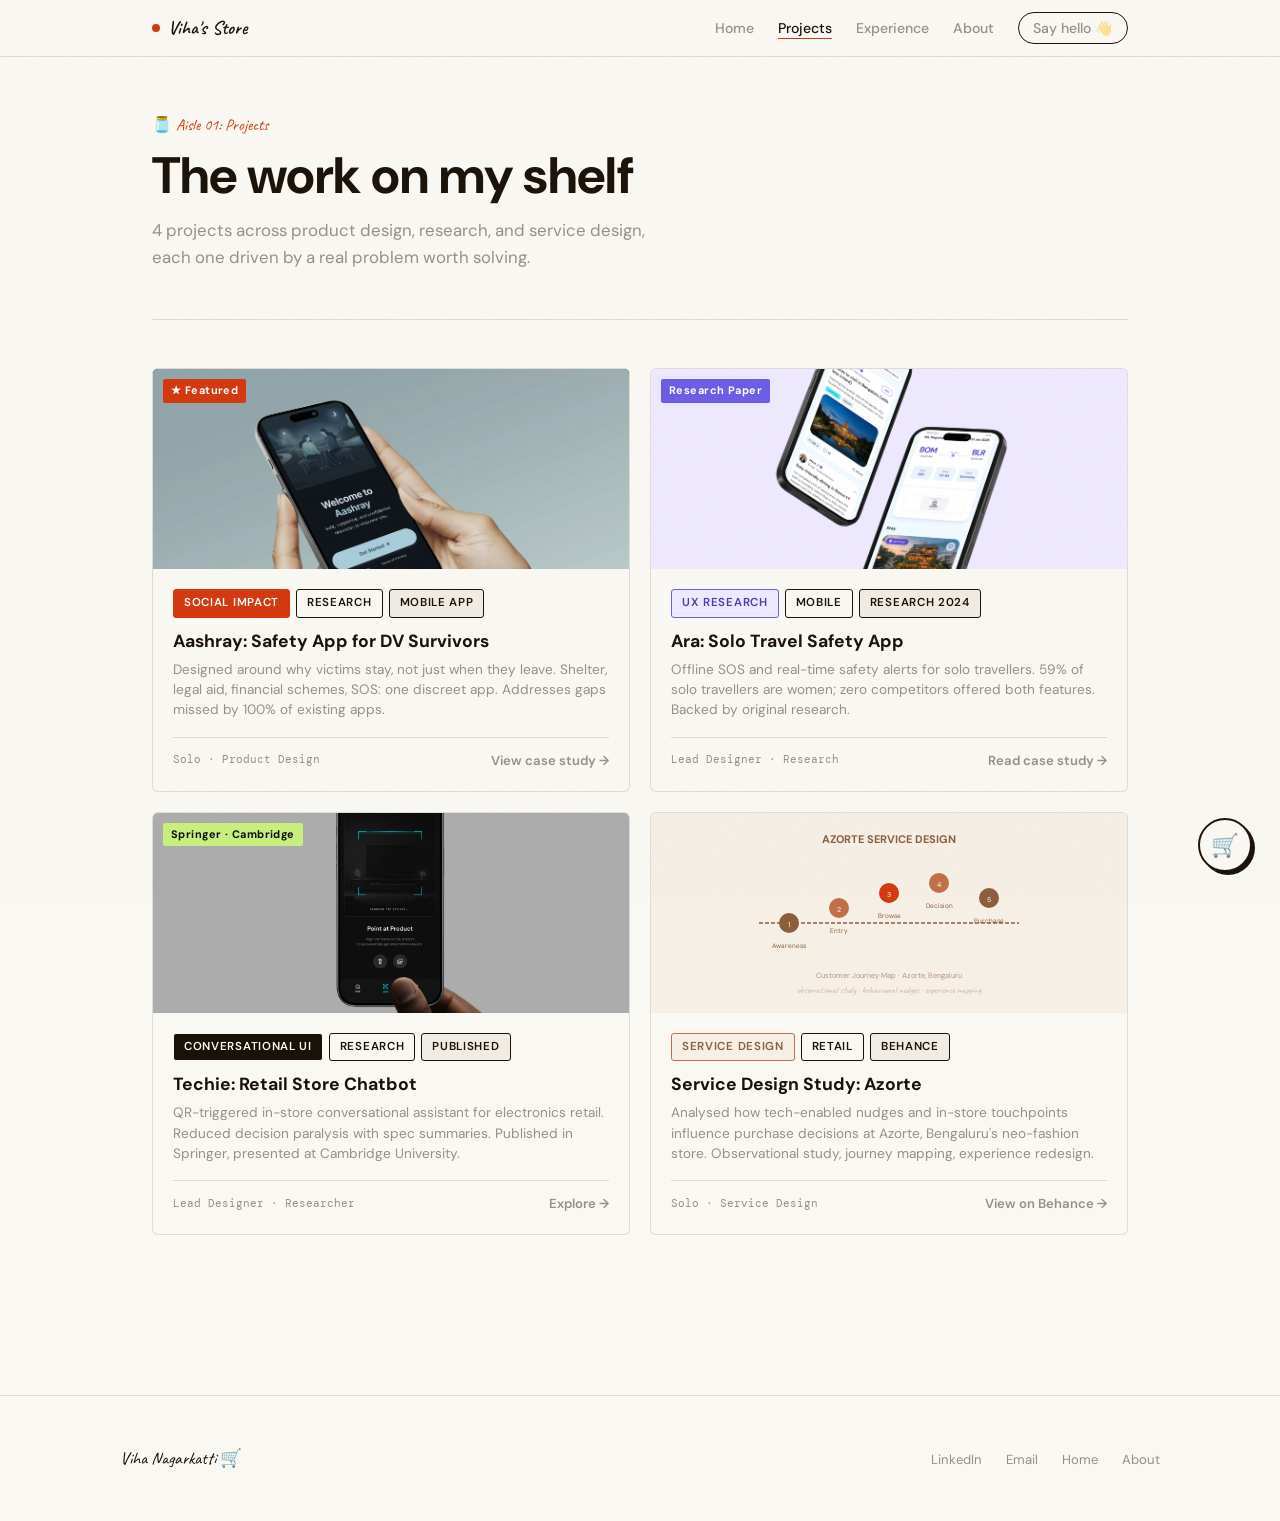
<file: projects.html>
<!DOCTYPE html>
<html lang="en">
<head>
  <meta charset="UTF-8" />
  <meta name="viewport" content="width=device-width, initial-scale=1.0" />
  <title>Projects: Viha Nagarkatti</title>
  <link rel="preconnect" href="https://fonts.googleapis.com" />
  <link rel="preconnect" href="https://fonts.gstatic.com" crossorigin />
  <link href="https://fonts.googleapis.com/css2?family=Caveat:wght@400;500;600;700&family=DM+Sans:ital,opsz,wght@0,9..40,300;0,9..40,400;0,9..40,500;0,9..40,600;0,9..40,700;1,9..40,400&family=DM+Mono:wght@400;500&display=swap" rel="stylesheet" />
  <link rel="stylesheet" href="style.css" />
  <style>
    .projects-hero {
      padding: 56px 0 48px;
      border-bottom: 1.5px solid var(--faint);
      margin-bottom: 48px;
    }
    .projects-hero .eyebrow {
      font-family: var(--font-hand);
      color: var(--accent);
      font-size: 1rem;
      margin-bottom: 8px;
      display: block;
    }
    .projects-hero h1 { margin-bottom: 12px; }
    .projects-hero p {
      font-size: 1.05rem;
      color: var(--mid);
      max-width: 520px;
      margin: 0;
    }

    .project-grid {
      display: grid;
      grid-template-columns: repeat(auto-fill, minmax(320px, 1fr));
      gap: 20px;
      margin-bottom: 64px;
    }

    .project-card {
      display: flex;
      flex-direction: column;
      text-decoration: none;
      color: var(--ink);
      border: 1.5px solid var(--faint);
      border-radius: 6px;
      overflow: hidden;
      background: var(--paper);
      transition: transform .18s ease, box-shadow .18s ease, border-color .18s;
    }
    .project-card:hover {
      transform: translate(-3px,-3px);
      box-shadow: 5px 5px 0 var(--ink);
      border-color: var(--ink);
    }
    .project-card-img {
      height: 200px;
      overflow: hidden;
      position: relative;
      display: flex;
      align-items: center;
      justify-content: center;
    }
    .project-card-img svg { max-width: 100%; height: 100%; }
    .project-card-img img { width: 100%; height: 100%; object-fit: cover; display: block; transition: transform .3s ease; }
    .project-card:hover .project-card-img img { transform: scale(1.03); }
    .project-card-body { padding: 20px; flex: 1; display: flex; flex-direction: column; }
    .project-card-tags { display: flex; gap: 6px; flex-wrap: wrap; margin-bottom: 12px; }
    .project-card-title {
      font-weight: 700;
      font-size: 1.1rem;
      margin-bottom: 8px;
      line-height: 1.25;
    }
    .project-card-desc {
      font-size: 0.85rem;
      color: var(--mid);
      line-height: 1.5;
      flex: 1;
      margin-bottom: 16px;
    }
    .project-card-footer {
      display: flex;
      align-items: center;
      justify-content: space-between;
      border-top: 1px solid var(--faint);
      padding-top: 12px;
    }
    .project-card-role { font-family: var(--font-mono); font-size: 0.7rem; color: var(--mid); }
    .project-card-arrow { font-size: 0.82rem; font-weight: 600; color: var(--mid); transition: transform .15s; }
    .project-card:hover .project-card-arrow { transform: translateX(4px); color: var(--ink); }

    /* Featured badge */
    .featured-badge {
      position: absolute;
      top: 10px; left: 10px;
      background: var(--accent);
      color: #fff;
      font-size: 0.68rem;
      font-weight: 700;
      padding: 3px 8px;
      border-radius: 2px;
      letter-spacing: 0.04em;
      z-index: 2;
    }

    @media (max-width: 680px) {
      .project-grid { grid-template-columns: 1fr; }
    }
  </style>
</head>
<body>

<nav class="nav">
  <div class="nav-inner">
    <a href="index.html" class="nav-logo"><span class="nav-logo-dot"></span>Viha's Store</a>
    <ul class="nav-links">
      <li><a href="index.html">Home</a></li>
      <li><a href="projects.html" class="active">Projects</a></li>
      <li><a href="work.html">Experience</a></li>
      <li><a href="about.html">About</a></li>
      <li><a href="mailto:vihanagarkatti@gmail.com" class="nav-cta">Say hello 👋</a></li>
    </ul>
  </div>
</nav>

<div class="page">
  <div class="projects-hero fade-up">
    <span class="eyebrow">🫙 Aisle 01: Projects</span>
    <h1>The work on my shelf</h1>
    <p>4 projects across product design, research, and service design, each one driven by a real problem worth solving.</p>
  </div>

  <div class="project-grid">

    <!-- Aashray -->
    <a href="aashray.html" class="project-card fade-up">
      <div class="project-card-img" style="background:#0d1117;">
        <span class="featured-badge">★ Featured</span>
        <img src="assets/thumbnail/aashray-thumb.png" alt="Aashray onboarding: Welcome to Aashray" style="object-position: top center;" />
      </div>
      <div class="project-card-body">
        <div class="project-card-tags">
          <span class="tag tag-grocery">Social Impact</span>
          <span class="tag tag-outline">Research</span>
          <span class="tag tag-soft">Mobile App</span>
        </div>
        <div class="project-card-title">Aashray: Safety App for DV Survivors</div>
        <div class="project-card-desc">Designed around why victims stay, not just when they leave. Shelter, legal aid, financial schemes, SOS: one discreet app. Addresses gaps missed by 100% of existing apps.</div>
        <div class="project-card-footer">
          <span class="project-card-role">Solo · Product Design</span>
          <span class="project-card-arrow">View case study →</span>
        </div>
      </div>
    </a>

    <!-- Ara -->
    <a href="ara.html" class="project-card fade-up">
      <div class="project-card-img" style="background:#EEE9FF;">
        <span class="featured-badge" style="background:#6C5CE7;">Research Paper</span>
        <img src="assets/thumbnail/ara-thumb.png" alt="Ara community feed and travel itinerary screens" />
      </div>
      <div class="project-card-body">
        <div class="project-card-tags">
          <span class="tag tag-soft" style="background:#EEE9FF;color:#4A3DB5;border-color:#6C5CE7;">UX Research</span>
          <span class="tag tag-outline">Mobile</span>
          <span class="tag tag-soft">Research 2024</span>
        </div>
        <div class="project-card-title">Ara: Solo Travel Safety App</div>
        <div class="project-card-desc">Offline SOS and real-time safety alerts for solo travellers. 59% of solo travellers are women; zero competitors offered both features. Backed by original research.</div>
        <div class="project-card-footer">
          <span class="project-card-role">Lead Designer · Research</span>
          <span class="project-card-arrow">Read case study →</span>
        </div>
      </div>
    </a>

    <!-- Techie -->
    <a href="techie.html" class="project-card fade-up">
      <div class="project-card-img" style="background:#0e0e0e;">
        <span class="featured-badge" style="background:#c8f07c;color:#0e0e0e;">Springer · Cambridge</span>
        <img src="assets/thumbnail/techie-thumb.png" alt="Techie scan screen: point at product" style="object-position: center;" />
      </div>
      <div class="project-card-body">
        <div class="project-card-tags">
          <span class="tag tag-filled">Conversational UI</span>
          <span class="tag tag-outline">Research</span>
          <span class="tag tag-soft">Published</span>
        </div>
        <div class="project-card-title">Techie: Retail Store Chatbot</div>
        <div class="project-card-desc">QR-triggered in-store conversational assistant for electronics retail. Reduced decision paralysis with spec summaries. Published in Springer, presented at Cambridge University.</div>
        <div class="project-card-footer">
          <span class="project-card-role">Lead Designer · Researcher</span>
          <span class="project-card-arrow">Explore →</span>
        </div>
      </div>
    </a>

    <!-- Azorte Service Design -->
    <a href="azorte.html" class="project-card fade-up">
      <div class="project-card-img" style="background:#F5EFE6;">
        <svg viewBox="0 0 320 200" xmlns="http://www.w3.org/2000/svg">
          <text x="160" y="30" font-family="DM Sans" font-size="11" fill="#8B5E3C" text-anchor="middle" font-weight="700">AZORTE SERVICE DESIGN</text>
          <!-- Journey map visual -->
          <line x1="30" y1="110" x2="290" y2="110" stroke="#8B5E3C" stroke-width="1.5" stroke-dasharray="4 2"/>
          <circle cx="60" cy="110" r="10" fill="#8B5E3C"/>
          <text x="60" y="114" font-family="DM Sans" font-size="7" fill="white" text-anchor="middle">1</text>
          <text x="60" y="135" font-family="DM Sans" font-size="6.5" fill="#8B5E3C" text-anchor="middle">Awareness</text>
          <circle cx="110" cy="95" r="10" fill="#C07048"/>
          <text x="110" y="99" font-family="DM Sans" font-size="7" fill="white" text-anchor="middle">2</text>
          <text x="110" y="120" font-family="DM Sans" font-size="6.5" fill="#8B5E3C" text-anchor="middle">Entry</text>
          <circle cx="160" cy="80" r="10" fill="#D4380D"/>
          <text x="160" y="84" font-family="DM Sans" font-size="7" fill="white" text-anchor="middle">3</text>
          <text x="160" y="105" font-family="DM Sans" font-size="6.5" fill="#8B5E3C" text-anchor="middle">Browse</text>
          <circle cx="210" cy="70" r="10" fill="#C07048"/>
          <text x="210" y="74" font-family="DM Sans" font-size="7" fill="white" text-anchor="middle">4</text>
          <text x="210" y="95" font-family="DM Sans" font-size="6.5" fill="#8B5E3C" text-anchor="middle">Decision</text>
          <circle cx="260" cy="85" r="10" fill="#8B5E3C"/>
          <text x="260" y="89" font-family="DM Sans" font-size="7" fill="white" text-anchor="middle">5</text>
          <text x="260" y="110" font-family="DM Sans" font-size="6.5" fill="#8B5E3C" text-anchor="middle">Purchase</text>
          <text x="160" y="165" font-family="DM Sans" font-size="7.5" fill="rgba(139,94,60,0.6)" text-anchor="middle">Customer Journey Map · Azorte, Bengaluru</text>
          <text x="160" y="180" font-family="Caveat" font-size="9" fill="rgba(139,94,60,0.4)" text-anchor="middle">observational study · behavioural nudges · experience mapping</text>
        </svg>
      </div>
      <div class="project-card-body">
        <div class="project-card-tags">
          <span class="tag tag-soft" style="background:#F5EFE6;color:#8B5E3C;border-color:#C07048;">Service Design</span>
          <span class="tag tag-outline">Retail</span>
          <span class="tag tag-soft">Behance</span>
        </div>
        <div class="project-card-title">Service Design Study: Azorte</div>
        <div class="project-card-desc">Analysed how tech-enabled nudges and in-store touchpoints influence purchase decisions at Azorte, Bengaluru's neo-fashion store. Observational study, journey mapping, experience redesign.</div>
        <div class="project-card-footer">
          <span class="project-card-role">Solo · Service Design</span>
          <span class="project-card-arrow">View on Behance →</span>
        </div>
      </div>
    </a>

  </div><!-- /project-grid -->
</div>

<!-- FOOTER -->
<footer class="footer">
  <div class="footer-inner">
    <div class="footer-left">Viha Nagarkatti 🛒</div>
    <ul class="footer-links">
      <li><a href="https://www.linkedin.com/in/viha-nagarkatti-382a371a8" target="_blank">LinkedIn</a></li>
      <li><a href="mailto:vihanagarkatti@gmail.com">Email</a></li>
      <li><a href="index.html">Home</a></li>
      <li><a href="about.html">About</a></li>
    </ul>
  </div>
</footer>

<!-- CHAT -->
<div class="chat-announce" id="chatAnnounce">
  <button class="announce-dismiss" id="announceDismiss">✕</button>
  <span class="announce-headline">🫙 4 projects on shelf</span>
  <p class="announce-body">Ask me which one's best for what you're hiring for.</p>
  <button class="announce-cta" id="announceCta">ask us →</button>
</div>
<button class="chat-toggle" id="chatToggle">🛒</button>
<div class="chat-panel" id="chatPanel">
  <div class="chat-header"><span class="chat-header-icon">🧾</span><span>Store Assistant</span><button class="chat-close" id="chatClose">✕</button></div>
  <div class="chat-messages" id="chatMessages"></div>
  <div class="chat-input-row"><input class="chat-input" id="chatInput" type="text" placeholder="type something…" autocomplete="off" /><button class="chat-send" id="chatSend">↑</button></div>
</div>

<script src="main.js"></script>
</body>
</html>
</file>
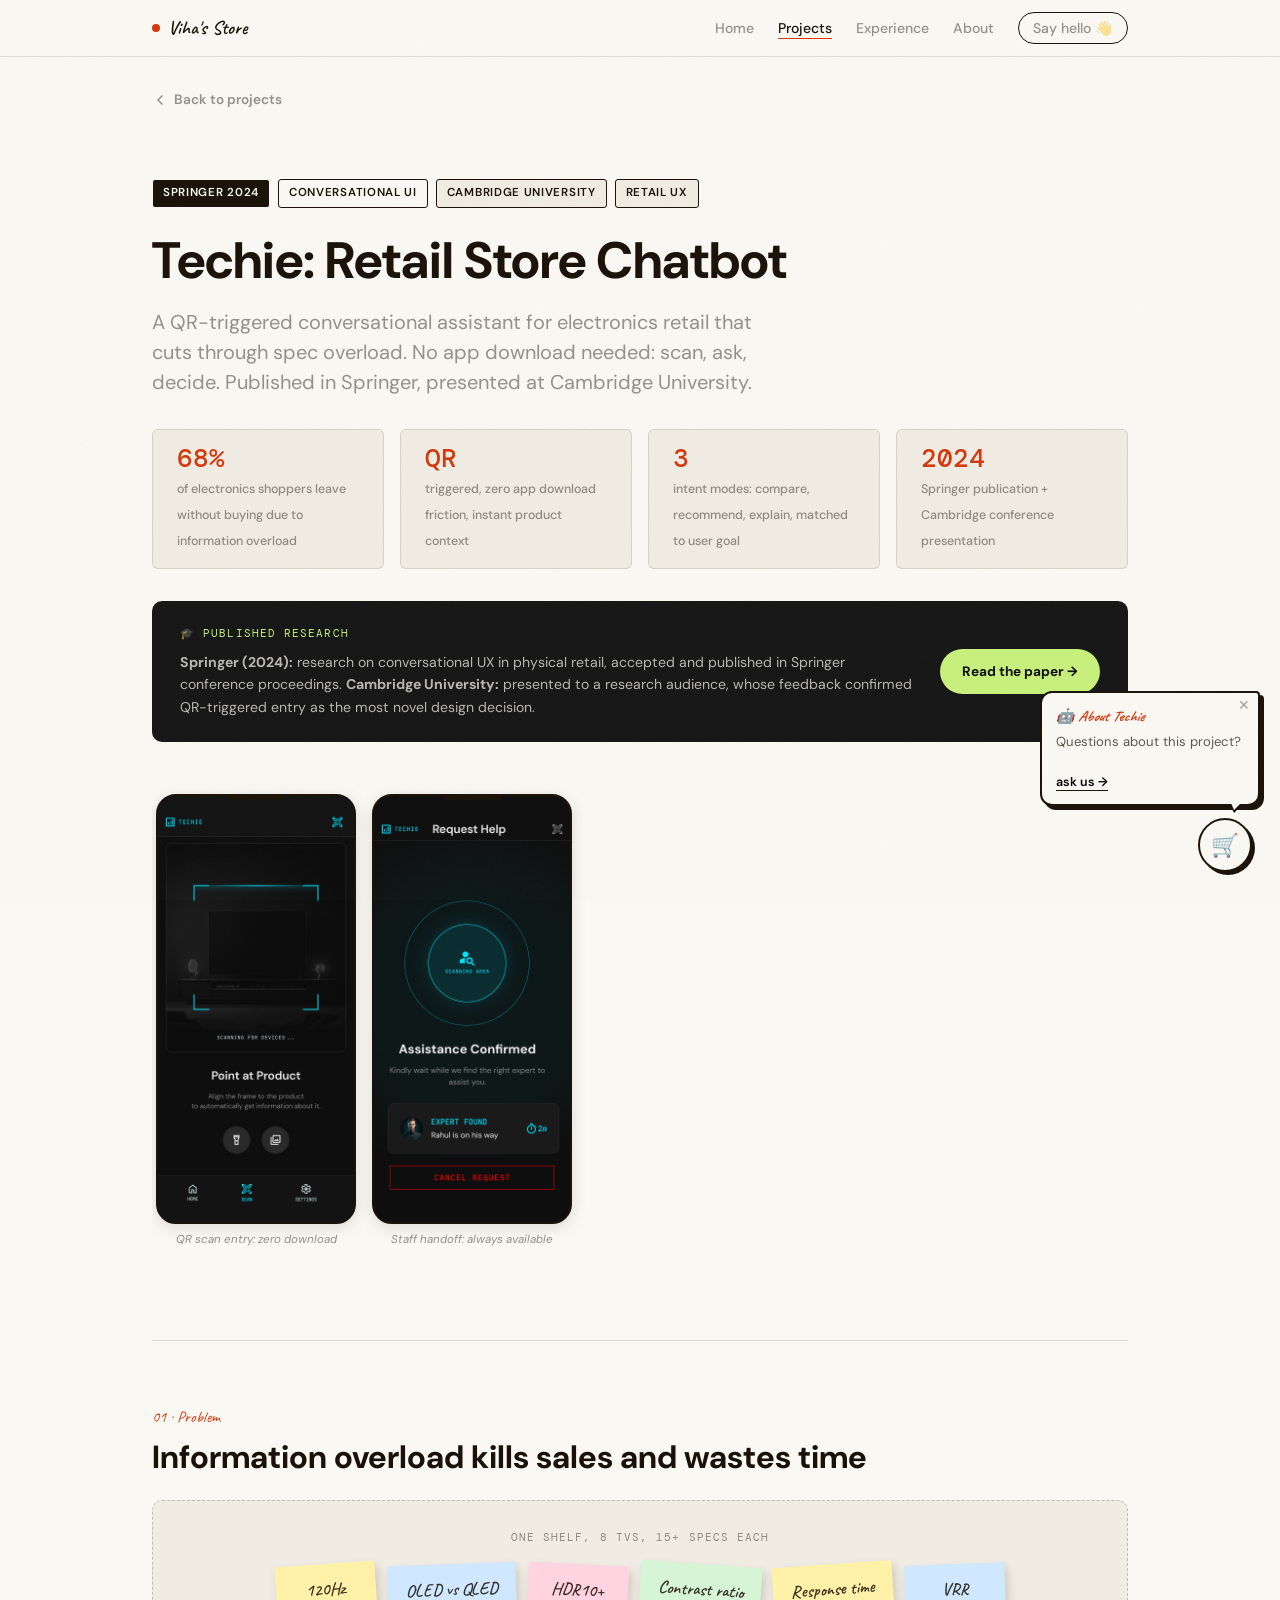
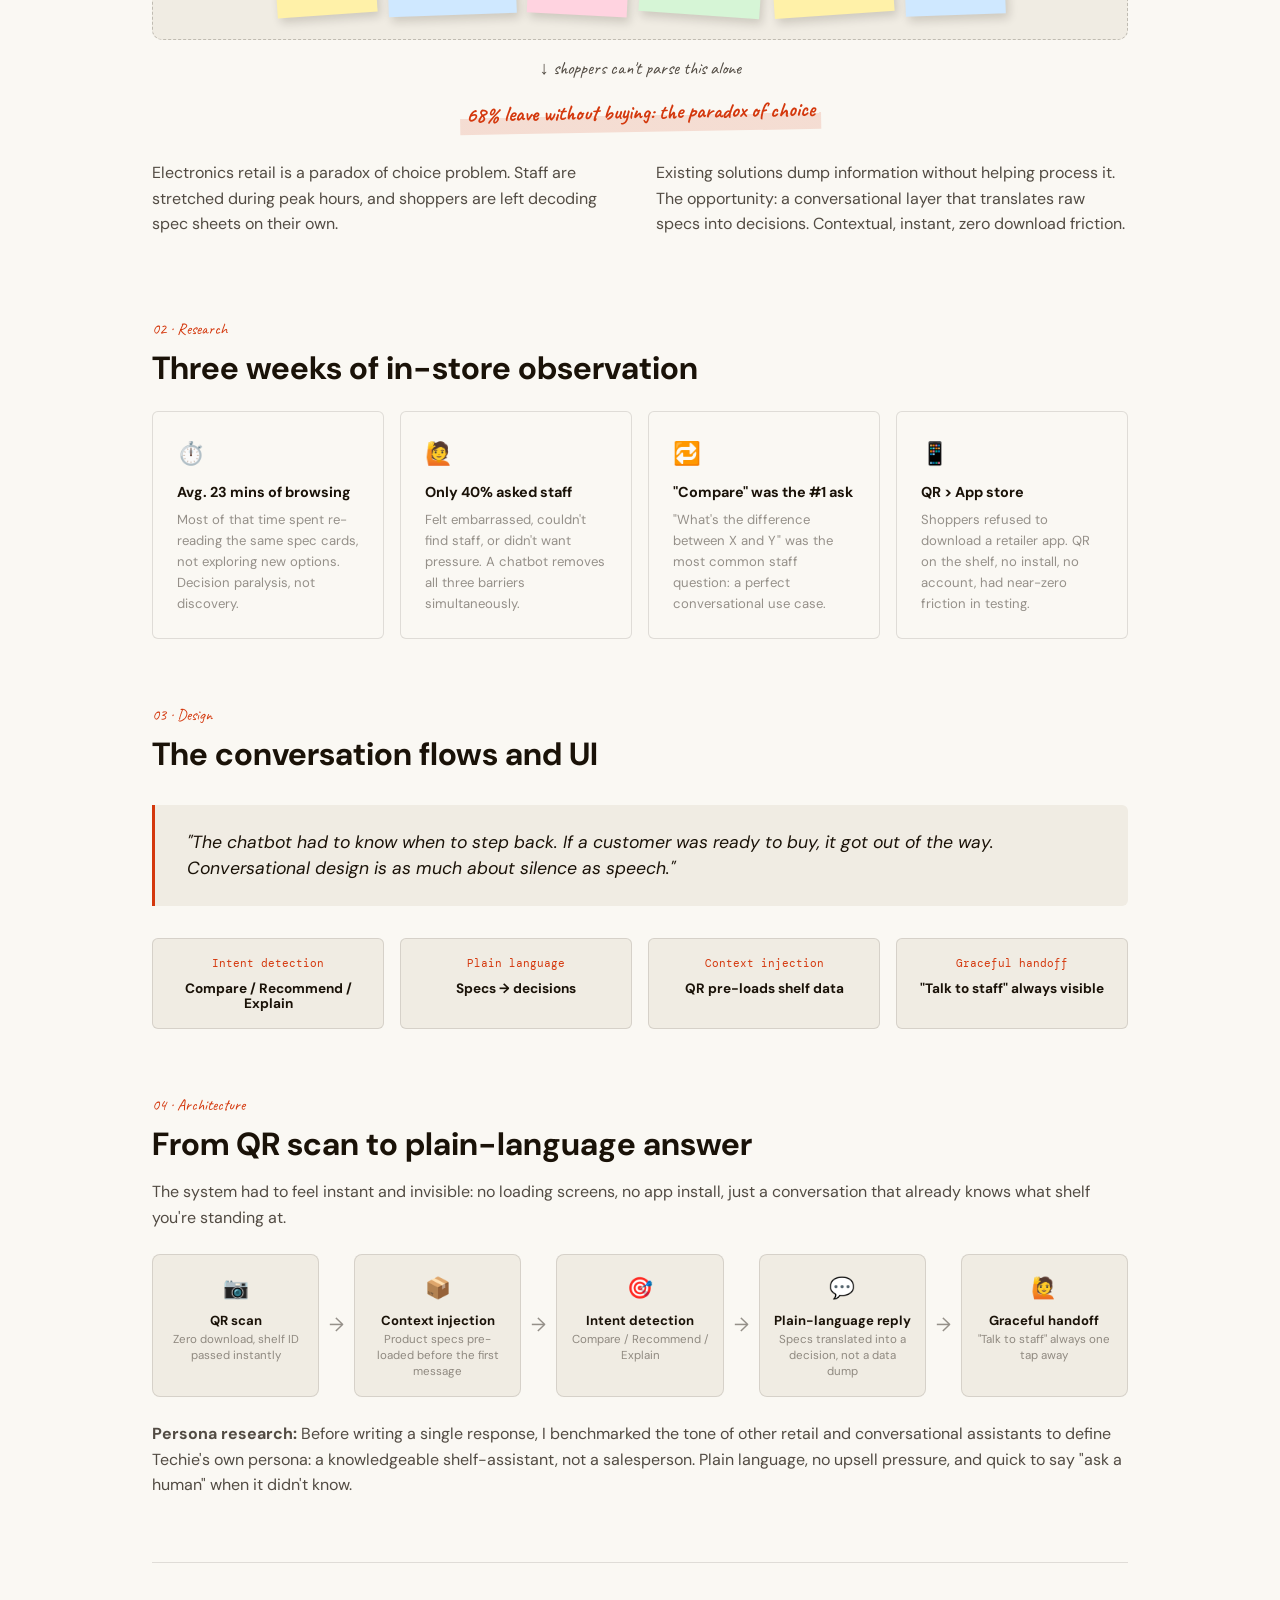
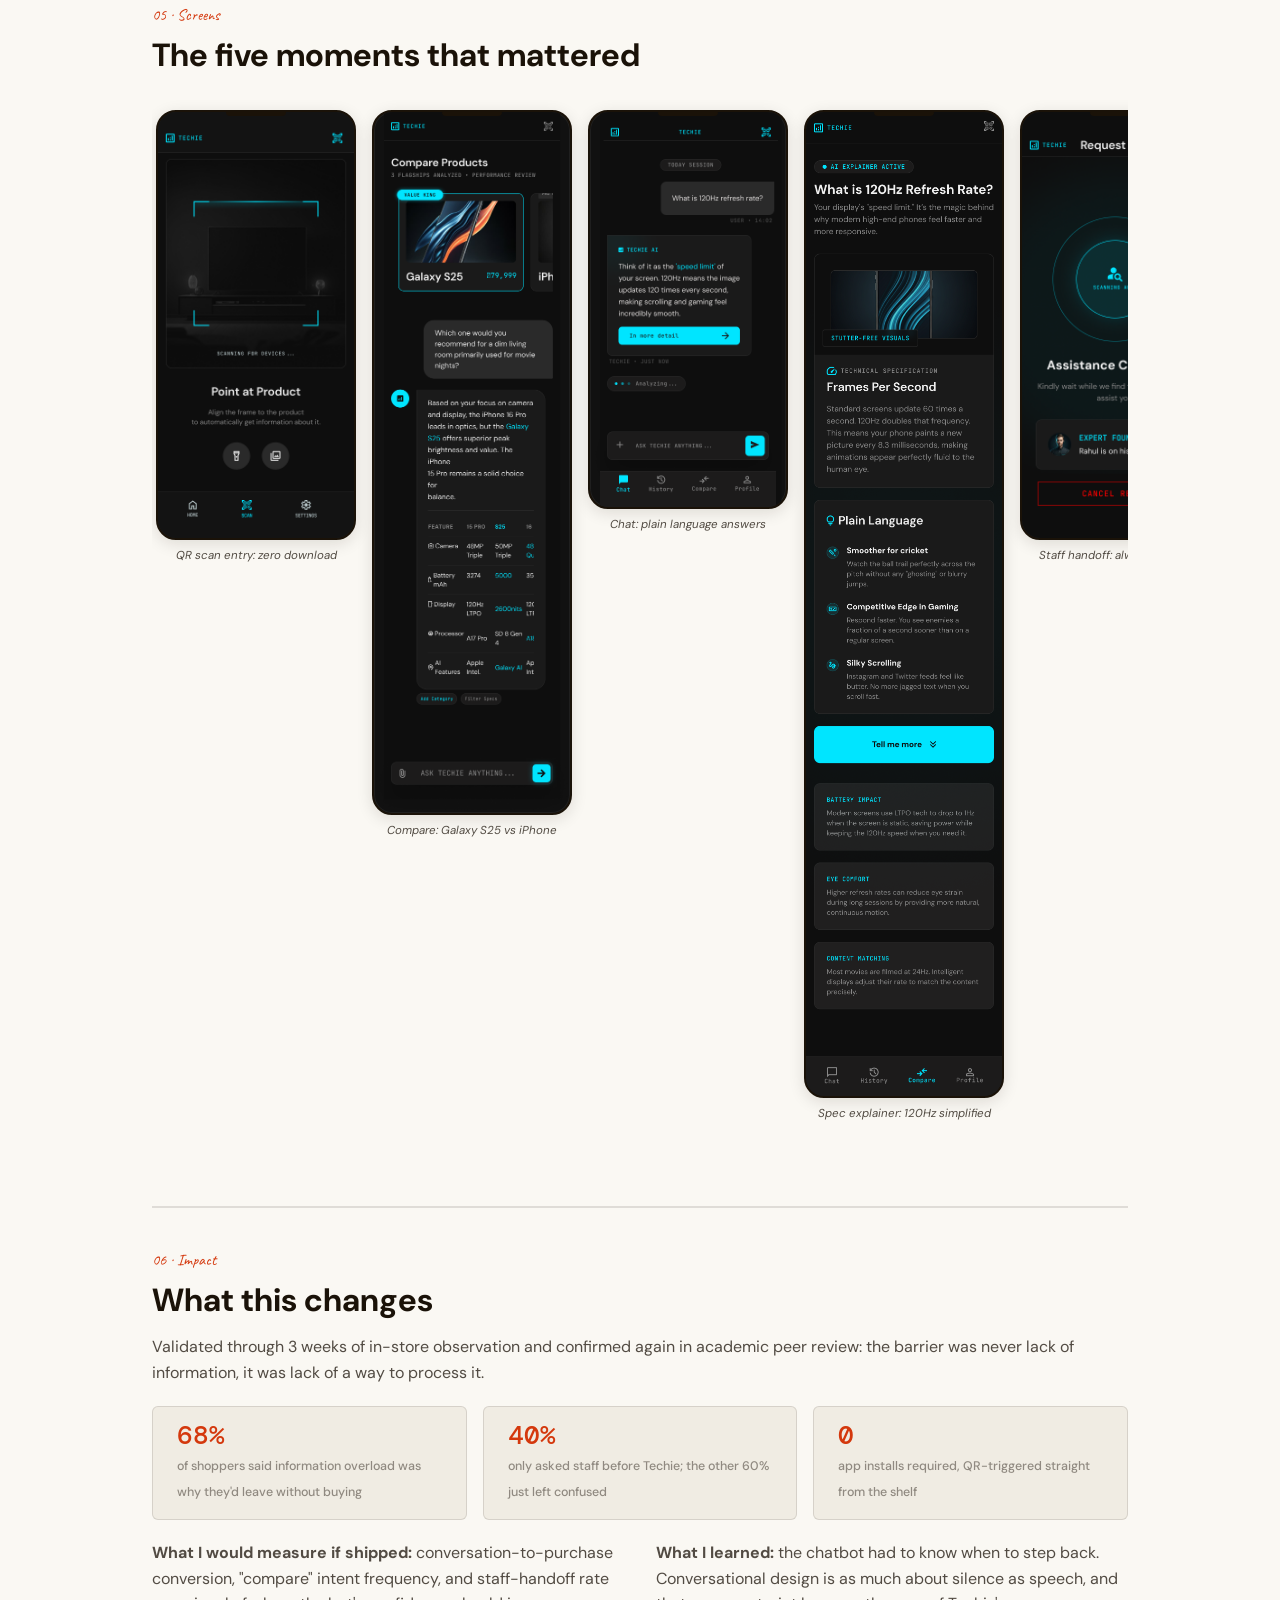
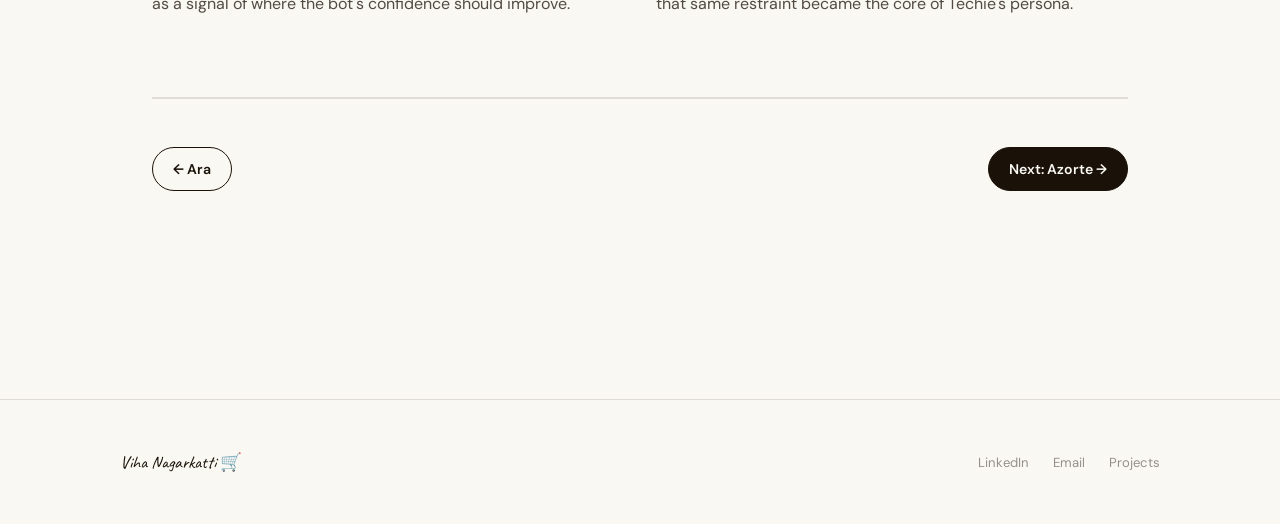
<file: techie.html>
<!DOCTYPE html>
<html lang="en">
<head>
  <meta charset="UTF-8" />
  <meta name="viewport" content="width=device-width, initial-scale=1.0" />
  <title>Techie: Viha Nagarkatti</title>
  <link rel="preconnect" href="https://fonts.googleapis.com" />
  <link rel="preconnect" href="https://fonts.gstatic.com" crossorigin />
  <link href="https://fonts.googleapis.com/css2?family=Caveat:wght@400;500;600;700&family=DM+Sans:ital,opsz,wght@0,9..40,300;0,9..40,400;0,9..40,500;0,9..40,600;0,9..40,700;1,9..40,400&family=DM+Mono:wght@400;500&display=swap" rel="stylesheet" />
  <link rel="stylesheet" href="style.css" />
  <style>
    .screen-gallery { display: grid; grid-template-columns: repeat(auto-fill, minmax(200px, 1fr)); gap: 16px; margin: 24px 0; }
    .screen-item img { width: 100%; height: auto; display: block; border-radius: 8px; border: 1px solid var(--faint); transition: transform .2s ease, box-shadow .2s ease; }
    .screen-item img:hover { transform: translateY(-4px); box-shadow: 0 12px 32px rgba(26,18,8,0.12); }
    .screen-caption { font-size: 0.75rem; color: var(--mid); margin-top: 8px; line-height: 1.4; font-style: italic; }
    .img-full { margin: 28px 0; border-radius: 8px; overflow: hidden; border: 1px solid var(--faint); }
    .img-full img { width: 100%; height: auto; display: block; }
    .img-caption { padding: 10px 16px; font-size: 0.78rem; color: var(--mid); font-style: italic; border-top: 1px solid var(--faint); background: var(--shelf-bg); }

    /* IDEATION / DESIGN-THINKING VISUALS */
    .ideation-board {
      background: var(--shelf-bg);
      border: 1.5px dashed rgba(26,18,8,0.22);
      border-radius: 10px;
      padding: 28px 20px 24px;
      margin: 24px 0 8px;
    }
    .board-label {
      font-family: 'DM Mono', monospace;
      font-size: 0.68rem;
      letter-spacing: 0.1em;
      text-transform: uppercase;
      color: var(--mid);
      text-align: center;
      margin-bottom: 18px;
    }
    .postit-row { display: flex; flex-wrap: wrap; gap: 14px 12px; justify-content: center; }
    .postit {
      font-family: 'Caveat', cursive;
      font-weight: 600;
      font-size: 1.1rem;
      line-height: 1.3;
      padding: 14px 18px;
      min-width: 100px;
      box-shadow: 3px 5px 10px rgba(26,18,8,0.16);
      display: flex;
      align-items: center;
      justify-content: center;
      text-align: center;
      color: rgba(26,18,8,0.85);
      transition: transform .2s ease;
    }
    .postit:hover { transform: scale(1.06) rotate(0deg) !important; z-index: 2; }
    .postit.yellow { background: #FFF1A8; transform: rotate(-4deg); }
    .postit.pink   { background: #FFD3E0; transform: rotate(3deg); }
    .postit.blue   { background: #CFE8FF; transform: rotate(-2deg); }
    .postit.green  { background: #D6F5D6; transform: rotate(4deg); }
    .board-arrow-down {
      text-align: center;
      font-family: 'Caveat', cursive;
      font-size: 1.15rem;
      color: var(--mid);
      margin: 14px 0 4px;
    }
    .highlight-line { display: block; text-align: center; margin: 10px auto 0; }
    .highlight-line span {
      display: inline-block;
      font-family: 'Caveat', cursive;
      font-weight: 700;
      font-size: 1.35rem;
      color: var(--accent);
      background: linear-gradient(to bottom, transparent 58%, rgba(212,56,13,0.14) 58%);
      padding: 2px 6px;
      transform: rotate(-1deg);
    }

    /* ARCHITECTURE FLOW DIAGRAM */
    .flow-diagram { display: flex; flex-wrap: wrap; align-items: stretch; gap: 10px; margin: 24px 0; }
    .flow-step {
      flex: 1 1 140px;
      background: var(--shelf-bg);
      border: 1.5px solid var(--faint);
      border-radius: 8px;
      padding: 16px 14px;
      text-align: center;
    }
    .flow-icon { font-size: 1.3rem; display: block; margin-bottom: 8px; }
    .flow-step h4 { font-size: 0.82rem; margin-bottom: 4px; }
    .flow-step p { font-size: 0.72rem; color: var(--mid); margin: 0; line-height: 1.4; }
    .flow-arrow { display: flex; align-items: center; justify-content: center; font-size: 1.2rem; color: var(--mid); flex: 0 0 auto; }
    @media (max-width: 720px) {
      .flow-diagram { flex-direction: column; }
      .flow-arrow { transform: rotate(90deg); }
    }

    /* PUBLICATION BANNER */
    .pub-banner {
      background: #161616;
      color: #f0ede8;
      border-radius: 10px;
      padding: 24px 28px;
      margin: 28px 0 40px;
      display: flex;
      gap: 24px;
      flex-wrap: wrap;
      align-items: center;
      justify-content: space-between;
    }
    .pub-banner-text { flex: 1; min-width: 240px; }
    .pub-banner-eyebrow {
      font-family: 'DM Mono', monospace;
      font-size: 0.68rem;
      letter-spacing: 0.1em;
      text-transform: uppercase;
      color: #c8f07c;
      margin-bottom: 8px;
      display: block;
    }
    .pub-banner-text p { font-size: 0.88rem; color: rgba(240,237,232,0.75); margin: 4px 0 0; line-height: 1.6; }
    .pub-banner-link {
      display: inline-block;
      background: #c8f07c;
      color: #0e0e0e;
      font-family: 'DM Sans', sans-serif;
      font-weight: 700;
      font-size: 0.85rem;
      padding: 12px 22px;
      border-radius: 999px;
      text-decoration: none;
      white-space: nowrap;
      flex-shrink: 0;
    }
  </style>
</head>
<body>

<nav class="nav">
  <div class="nav-inner">
    <a href="index.html" class="nav-logo"><span class="nav-logo-dot"></span>Viha's Store</a>
    <ul class="nav-links">
      <li><a href="index.html">Home</a></li>
      <li><a href="projects.html" class="active">Projects</a></li>
      <li><a href="work.html">Experience</a></li>
      <li><a href="about.html">About</a></li>
      <li><a href="mailto:vihanagarkatti@gmail.com" class="nav-cta">Say hello 👋</a></li>
    </ul>
  </div>
</nav>

<div class="page">
  <a href="projects.html" class="back-link">
    <svg width="16" height="16" viewBox="0 0 16 16" fill="none"><path d="M10 12L6 8l4-4" stroke="currentColor" stroke-width="1.5" stroke-linecap="round"/></svg>
    Back to projects
  </a>

  <header class="cs-hero fade-up">
    <div class="cs-meta">
      <span class="tag tag-filled">Springer 2024</span>
      <span class="tag tag-outline">Conversational UI</span>
      <span class="tag tag-soft">Cambridge University</span>
      <span class="tag tag-soft">Retail UX</span>
    </div>
    <h1 class="cs-title">Techie: Retail Store Chatbot</h1>
    <p class="cs-subtitle">A QR-triggered conversational assistant for electronics retail that cuts through spec overload. No app download needed: scan, ask, decide. Published in Springer, presented at Cambridge University.</p>

    <div class="cs-stats">
      <div class="cs-stat">
        <span class="cs-stat-num">68%</span>
        <span class="cs-stat-label">of electronics shoppers leave without buying due to information overload</span>
      </div>
      <div class="cs-stat">
        <span class="cs-stat-num">QR</span>
        <span class="cs-stat-label">triggered, zero app download friction, instant product context</span>
      </div>
      <div class="cs-stat">
        <span class="cs-stat-num">3</span>
        <span class="cs-stat-label">intent modes: compare, recommend, explain, matched to user goal</span>
      </div>
      <div class="cs-stat">
        <span class="cs-stat-num">2024</span>
        <span class="cs-stat-label">Springer publication + Cambridge conference presentation</span>
      </div>
    </div>

    <div class="pub-banner fade-up">
      <div class="pub-banner-text">
        <span class="pub-banner-eyebrow">🎓 Published Research</span>
        <p><strong>Springer (2024):</strong> research on conversational UX in physical retail, accepted and published in Springer conference proceedings. <strong>Cambridge University:</strong> presented to a research audience, whose feedback confirmed QR-triggered entry as the most novel design decision.</p>
      </div>
      <!-- TODO: replace # with the real Springer/Cambridge URL -->
      <a href="#" class="pub-banner-link">Read the paper →</a>
    </div>

    <div class="phone-gallery">
      <div class="phone-frame">
        <div class="phone-frame-inner"><img src="assets/techie/techie-1.png" alt="Techie QR scan" /></div>
        <p class="phone-frame-caption">QR scan entry: zero download</p>
      </div>
      <div class="phone-frame">
        <div class="phone-frame-inner"><img src="assets/techie/techie-5.png" alt="Techie expert assist" /></div>
        <p class="phone-frame-caption">Staff handoff: always available</p>
      </div>
    </div>
  </header>

  <div class="cs-body">

    <div class="cs-section fade-up">
      <span class="cs-section-label">01 · Problem</span>
      <h2>Information overload kills sales and wastes time</h2>

      <div class="ideation-board">
        <div class="board-label">One shelf, 8 TVs, 15+ specs each</div>
        <div class="postit-row">
          <div class="postit yellow">120Hz</div>
          <div class="postit blue">OLED vs QLED</div>
          <div class="postit pink">HDR10+</div>
          <div class="postit green">Contrast ratio</div>
          <div class="postit yellow">Response time</div>
          <div class="postit blue">VRR</div>
        </div>
      </div>
      <p class="board-arrow-down">↓ shoppers can't parse this alone</p>
      <div class="highlight-line"><span>68% leave without buying: the paradox of choice</span></div>

      <div class="two-col" style="margin-top:28px;">
        <p>Electronics retail is a paradox of choice problem. Staff are stretched during peak hours, and shoppers are left decoding spec sheets on their own.</p>
        <p>Existing solutions dump information without helping process it. The opportunity: a conversational layer that translates raw specs into decisions. Contextual, instant, zero download friction.</p>
      </div>
    </div>

    <div class="cs-section fade-up">
      <span class="cs-section-label">02 · Research</span>
      <h2>Three weeks of in-store observation</h2>

      <div class="insight-grid">
        <div class="insight-card">
          <span class="insight-card-icon">⏱️</span>
          <h4>Avg. 23 mins of browsing</h4>
          <p>Most of that time spent re-reading the same spec cards, not exploring new options. Decision paralysis, not discovery.</p>
        </div>
        <div class="insight-card">
          <span class="insight-card-icon">🙋</span>
          <h4>Only 40% asked staff</h4>
          <p>Felt embarrassed, couldn't find staff, or didn't want pressure. A chatbot removes all three barriers simultaneously.</p>
        </div>
        <div class="insight-card">
          <span class="insight-card-icon">🔁</span>
          <h4>"Compare" was the #1 ask</h4>
          <p>"What's the difference between X and Y" was the most common staff question: a perfect conversational use case.</p>
        </div>
        <div class="insight-card">
          <span class="insight-card-icon">📱</span>
          <h4>QR > App store</h4>
          <p>Shoppers refused to download a retailer app. QR on the shelf, no install, no account, had near-zero friction in testing.</p>
        </div>
      </div>
    </div>

    <div class="cs-section fade-up">
      <span class="cs-section-label">03 · Design</span>
      <h2>The conversation flows and UI</h2>

      <div class="cs-quote">
        <p>"The chatbot had to know when to step back. If a customer was ready to buy, it got out of the way. Conversational design is as much about silence as speech."</p>
      </div>

      <div class="process-steps" style="margin-top:28px;">
        <div class="process-step"><span class="process-step-num">Intent detection</span><h4>Compare / Recommend / Explain</h4></div>
        <div class="process-step"><span class="process-step-num">Plain language</span><h4>Specs → decisions</h4></div>
        <div class="process-step"><span class="process-step-num">Context injection</span><h4>QR pre-loads shelf data</h4></div>
        <div class="process-step"><span class="process-step-num">Graceful handoff</span><h4>"Talk to staff" always visible</h4></div>
      </div>
    </div>

    <div class="cs-section fade-up">
      <span class="cs-section-label">04 · Architecture</span>
      <h2>From QR scan to plain-language answer</h2>
      <p>The system had to feel instant and invisible: no loading screens, no app install, just a conversation that already knows what shelf you're standing at.</p>

      <div class="flow-diagram">
        <div class="flow-step"><span class="flow-icon">📷</span><h4>QR scan</h4><p>Zero download, shelf ID passed instantly</p></div>
        <div class="flow-arrow">→</div>
        <div class="flow-step"><span class="flow-icon">📦</span><h4>Context injection</h4><p>Product specs pre-loaded before the first message</p></div>
        <div class="flow-arrow">→</div>
        <div class="flow-step"><span class="flow-icon">🎯</span><h4>Intent detection</h4><p>Compare / Recommend / Explain</p></div>
        <div class="flow-arrow">→</div>
        <div class="flow-step"><span class="flow-icon">💬</span><h4>Plain-language reply</h4><p>Specs translated into a decision, not a data dump</p></div>
        <div class="flow-arrow">→</div>
        <div class="flow-step"><span class="flow-icon">🙋</span><h4>Graceful handoff</h4><p>"Talk to staff" always one tap away</p></div>
      </div>

      <p style="margin-top:8px;"><strong>Persona research:</strong> Before writing a single response, I benchmarked the tone of other retail and conversational assistants to define Techie's own persona: a knowledgeable shelf-assistant, not a salesperson. Plain language, no upsell pressure, and quick to say "ask a human" when it didn't know.</p>
    </div>

    <div class="divider" style="margin:40px 0;"></div>

    <div class="cs-section fade-up">
      <span class="cs-section-label">05 · Screens</span>
      <h2>The five moments that mattered</h2>

      <div class="phone-gallery">
        <div class="phone-frame">
          <div class="phone-frame-inner"><img src="assets/techie/techie-1.png" alt="Techie QR scan" /></div>
          <p class="phone-frame-caption">QR scan entry: zero download</p>
        </div>
        <div class="phone-frame">
          <div class="phone-frame-inner"><img src="assets/techie/techie-2.png" alt="Techie product comparison" /></div>
          <p class="phone-frame-caption">Compare: Galaxy S25 vs iPhone</p>
        </div>
        <div class="phone-frame">
          <div class="phone-frame-inner"><img src="assets/techie/techie-3.png" alt="Techie chat" /></div>
          <p class="phone-frame-caption">Chat: plain language answers</p>
        </div>
        <div class="phone-frame">
          <div class="phone-frame-inner"><img src="assets/techie/techie-4.png" alt="Techie spec explainer" /></div>
          <p class="phone-frame-caption">Spec explainer: 120Hz simplified</p>
        </div>
        <div class="phone-frame">
          <div class="phone-frame-inner"><img src="assets/techie/techie-5.png" alt="Techie expert assist" /></div>
          <p class="phone-frame-caption">Staff handoff: always available</p>
        </div>
      </div>
    </div>

    <div class="divider" style="margin:40px 0;"></div>

    <div class="cs-section fade-up">
      <span class="cs-section-label">06 · Impact</span>
      <h2>What this changes</h2>
      <p>Validated through 3 weeks of in-store observation and confirmed again in academic peer review: the barrier was never lack of information, it was lack of a way to process it.</p>

      <div class="cs-stats" style="margin:20px 0 8px;">
        <div class="cs-stat">
          <span class="cs-stat-num">68%</span>
          <span class="cs-stat-label">of shoppers said information overload was why they'd leave without buying</span>
        </div>
        <div class="cs-stat">
          <span class="cs-stat-num">40%</span>
          <span class="cs-stat-label">only asked staff before Techie; the other 60% just left confused</span>
        </div>
        <div class="cs-stat">
          <span class="cs-stat-num">0</span>
          <span class="cs-stat-label">app installs required, QR-triggered straight from the shelf</span>
        </div>
      </div>

      <div class="two-col" style="margin-top:20px;">
        <p><strong>What I would measure if shipped:</strong> conversation-to-purchase conversion, "compare" intent frequency, and staff-handoff rate as a signal of where the bot's confidence should improve.</p>
        <p><strong>What I learned:</strong> the chatbot had to know when to step back. Conversational design is as much about silence as speech, and that same restraint became the core of Techie's persona.</p>
      </div>
    </div>

    <div class="divider"></div>
    <div style="display:flex;justify-content:space-between;align-items:center;flex-wrap:wrap;gap:16px;padding-bottom:48px;">
      <a href="ara.html" class="btn">← Ara</a>
      <a href="azorte.html" class="btn btn-filled">Next: Azorte →</a>
    </div>

  </div>
</div>

<footer class="footer">
  <div class="footer-inner">
    <div class="footer-left">Viha Nagarkatti 🛒</div>
    <ul class="footer-links">
      <li><a href="https://www.linkedin.com/in/viha-nagarkatti-382a371a8" target="_blank">LinkedIn</a></li>
      <li><a href="mailto:vihanagarkatti@gmail.com">Email</a></li>
      <li><a href="projects.html">Projects</a></li>
    </ul>
  </div>
</footer>

<div class="chat-announce" id="chatAnnounce"><button class="announce-dismiss" id="announceDismiss">✕</button><span class="announce-headline">🤖 About Techie</span><p class="announce-body">Questions about this project?</p><button class="announce-cta" id="announceCta">ask us →</button></div>
<button class="chat-toggle" id="chatToggle">🛒</button>
<div class="chat-panel" id="chatPanel"><div class="chat-header"><span class="chat-header-icon">🧾</span><span>Store Assistant</span><button class="chat-close" id="chatClose">✕</button></div><div class="chat-messages" id="chatMessages"></div><div class="chat-input-row"><input class="chat-input" id="chatInput" type="text" placeholder="Ask about this project…" autocomplete="off" /><button class="chat-send" id="chatSend">↑</button></div></div>

<script src="main.js"></script>
</body>
</html>
</file>
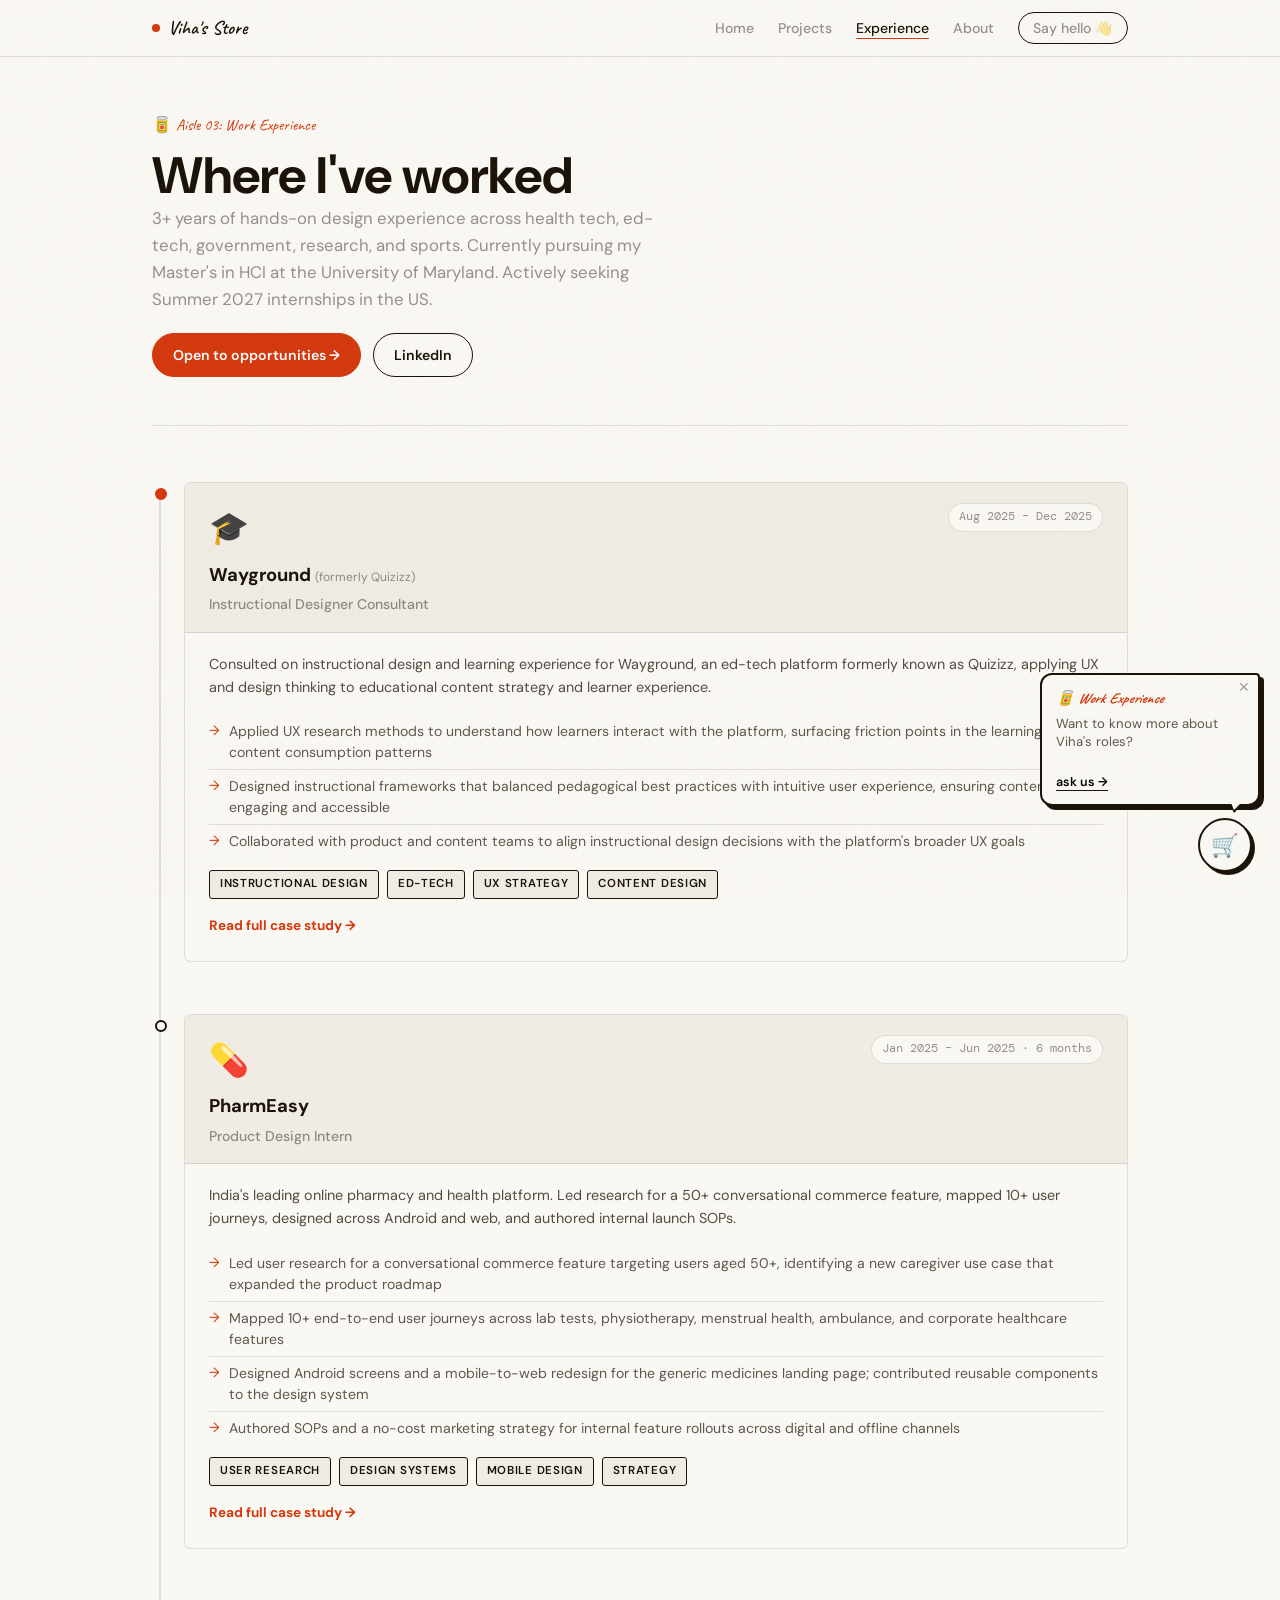
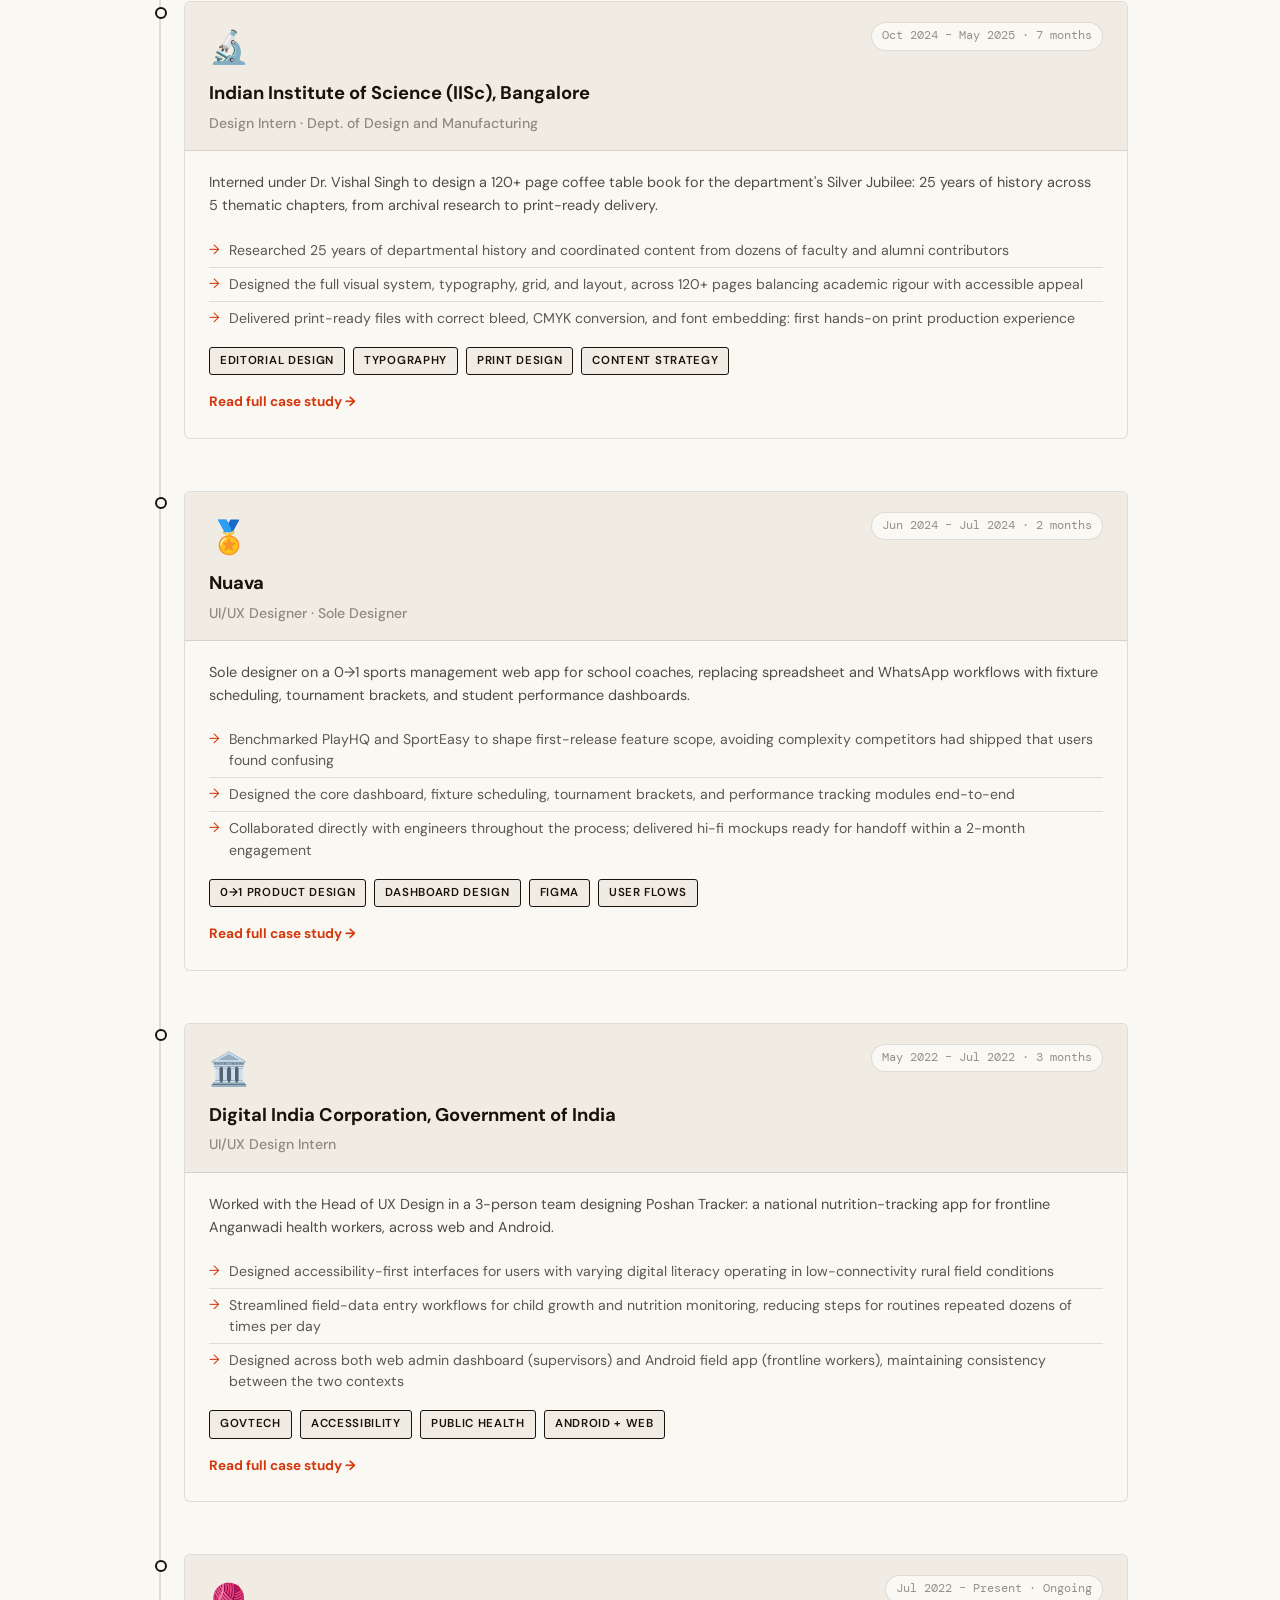
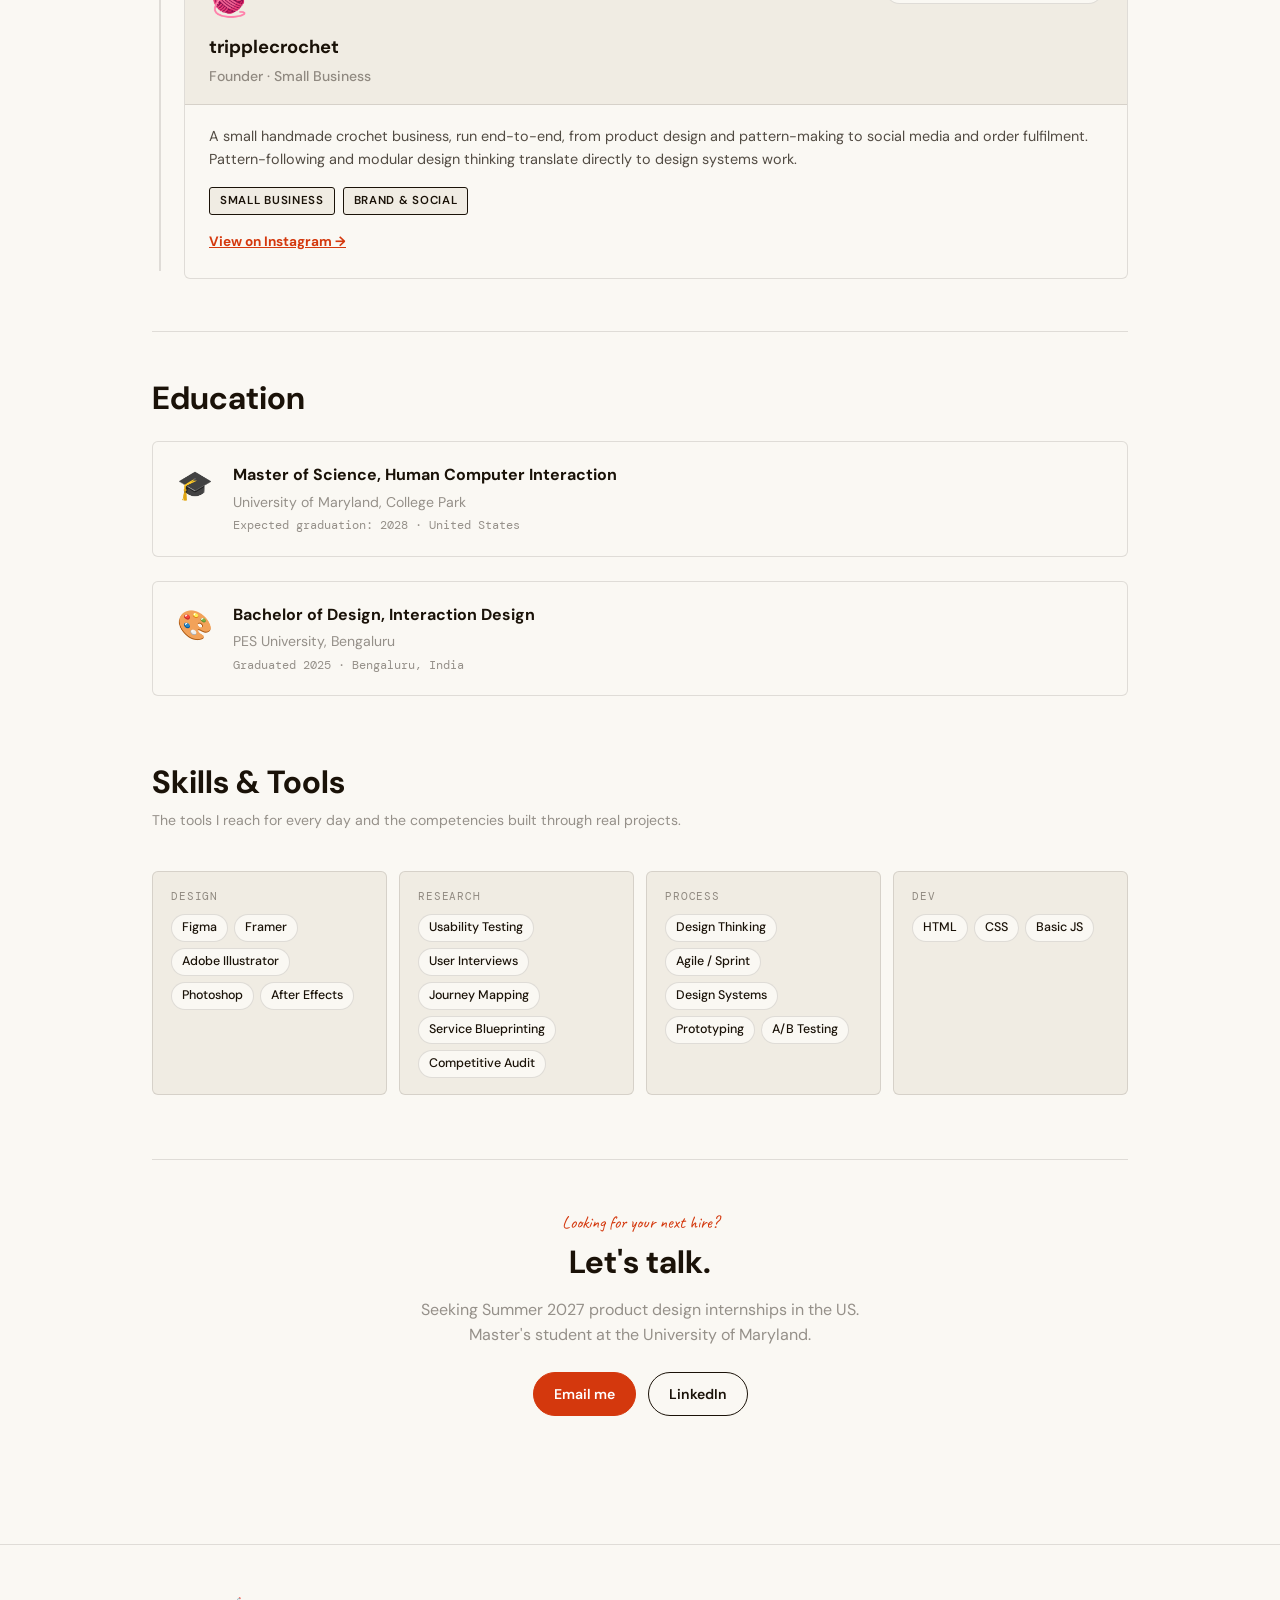
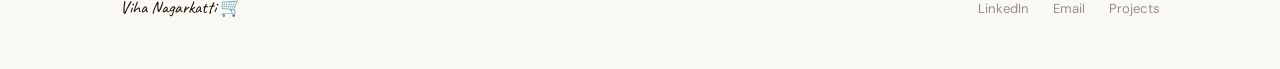
<file: work.html>
<!DOCTYPE html>
<html lang="en">
<head>
  <meta charset="UTF-8" />
  <meta name="viewport" content="width=device-width, initial-scale=1.0" />
  <title>Work Experience: Viha Nagarkatti</title>
  <link rel="preconnect" href="https://fonts.googleapis.com" />
  <link rel="preconnect" href="https://fonts.gstatic.com" crossorigin />
  <link href="https://fonts.googleapis.com/css2?family=Caveat:wght@400;500;600;700&family=DM+Sans:ital,opsz,wght@0,9..40,300;0,9..40,400;0,9..40,500;0,9..40,600;0,9..40,700;1,9..40,400&family=DM+Mono:wght@400;500&display=swap" rel="stylesheet" />
  <link rel="stylesheet" href="style.css" />
  <style>
    .work-hero { padding: 56px 0 48px; border-bottom: 1.5px solid var(--faint); margin-bottom: 56px; }
    .work-hero .eyebrow { font-family: var(--font-hand); color: var(--accent); font-size: 1rem; margin-bottom: 8px; display: block; }
    .work-hero p { font-size: 1.05rem; color: var(--mid); max-width: 520px; margin: 0; }

    /* Timeline */
    .timeline { position: relative; padding-left: 32px; }
    .timeline::before { content: ''; position: absolute; left: 7px; top: 8px; bottom: 8px; width: 1.5px; background: var(--faint); }
    .timeline-item { position: relative; margin-bottom: 52px; }
    .timeline-item::before { content: ''; position: absolute; left: -29px; top: 6px; width: 12px; height: 12px; border-radius: 50%; border: 2px solid var(--ink); background: var(--paper); }
    .timeline-item.current::before { background: var(--accent); border-color: var(--accent); }

    /* Card base */
    .exp-card {
      border: 1.5px solid var(--faint);
      border-radius: 6px;
      overflow: hidden;
      background: var(--paper);
      transition: border-color .18s, transform .18s ease, box-shadow .18s ease;
      display: block;
      text-decoration: none;
      color: var(--ink);
    }
    /* Clickable card hover */
    a.exp-card:hover {
      border-color: var(--ink);
      transform: translate(-3px, -3px);
      box-shadow: 5px 5px 0 var(--ink);
    }
    /* Non-clickable card (no deep-dive page yet) */
    div.exp-card:hover { border-color: var(--ink); }

    .exp-card-header { padding: 20px 24px 16px; display: flex; justify-content: space-between; align-items: flex-start; flex-wrap: wrap; gap: 12px; border-bottom: 1.5px solid var(--faint); background: var(--shelf-bg); }
    .exp-card-icon { font-size: 2rem; margin-bottom: 6px; display: block; }
    .exp-card-company { font-size: 1.15rem; font-weight: 700; margin-bottom: 3px; }
    .exp-card-role { font-size: 0.88rem; color: var(--mid); font-weight: 500; }
    .exp-card-period { font-family: var(--font-mono); font-size: 0.72rem; color: var(--mid); background: var(--paper); padding: 4px 10px; border-radius: var(--r-pill); border: 1px solid var(--faint); white-space: nowrap; align-self: flex-start; }
    .exp-card-body { padding: 20px 24px 24px; }
    .exp-card-body p { font-size: 0.9rem; color: rgba(26,18,8,0.75); }
    .exp-bullets { list-style: none; margin: 12px 0; }
    .exp-bullets li { font-size: 0.88rem; color: rgba(26,18,8,0.7); padding: 6px 0 6px 20px; position: relative; line-height: 1.5; border-bottom: 1px solid var(--faint); }
    .exp-bullets li:last-child { border-bottom: none; }
    .exp-bullets li::before { content: '→'; position: absolute; left: 0; color: var(--accent); font-size: 0.85rem; }
    .exp-card-cta { display: inline-block; margin-top: 16px; font-size: 0.85rem; font-weight: 700; color: var(--accent); text-decoration: none; }
    a.exp-card:hover .exp-card-cta { text-decoration: underline; }

    /* Education */
    .edu-card { display: flex; gap: 20px; padding: 20px 24px; border: 1.5px solid var(--faint); border-radius: 6px; background: var(--paper); align-items: flex-start; margin-bottom: 12px; }
    .edu-icon { font-size: 1.8rem; flex-shrink: 0; }
    .edu-degree { font-weight: 700; font-size: 1rem; margin-bottom: 3px; }
    .edu-school { font-size: 0.88rem; color: var(--mid); }
    .edu-year { font-family: var(--font-mono); font-size: 0.72rem; color: var(--mid); margin-top: 4px; }

    /* Skills */
    .skills-grid { display: grid; grid-template-columns: repeat(auto-fill, minmax(200px, 1fr)); gap: 12px; margin-top: 40px; }
    .skill-card { padding: 16px 18px; border: 1.5px solid var(--faint); border-radius: 6px; background: var(--shelf-bg); }
    .skill-card-label { font-family: var(--font-mono); font-size: 0.68rem; color: var(--mid); letter-spacing: 0.08em; text-transform: uppercase; margin-bottom: 8px; display: block; }
    .skill-list { display: flex; flex-wrap: wrap; gap: 6px; }
    .skill-pill { font-size: 0.78rem; font-weight: 500; padding: 3px 10px; background: var(--paper); border: 1px solid var(--faint); border-radius: var(--r-pill); color: var(--ink); }
  </style>
</head>
<body>

<nav class="nav">
  <div class="nav-inner">
    <a href="index.html" class="nav-logo"><span class="nav-logo-dot"></span>Viha's Store</a>
    <ul class="nav-links">
      <li><a href="index.html">Home</a></li>
      <li><a href="projects.html">Projects</a></li>
      <li><a href="work.html" class="active">Experience</a></li>
      <li><a href="about.html">About</a></li>
      <li><a href="mailto:vihanagarkatti@gmail.com" class="nav-cta">Say hello 👋</a></li>
    </ul>
  </div>
</nav>

<div class="page">
  <div class="work-hero fade-up">
    <span class="eyebrow">🥫 Aisle 03: Work Experience</span>
    <h1>Where I've worked</h1>
    <p>3+ years of hands-on design experience across health tech, ed-tech, government, research, and sports. Currently pursuing my Master's in HCI at the University of Maryland. Actively seeking Summer 2027 internships in the US.</p>
    <div style="display:flex;gap:12px;margin-top:20px;flex-wrap:wrap;">
      <a href="mailto:vihanagarkatti@gmail.com" class="btn btn-accent">Open to opportunities →</a>
      <a href="https://www.linkedin.com/in/viha-nagarkatti-382a371a8" target="_blank" class="btn">LinkedIn</a>
    </div>
  </div>

  <!-- TIMELINE, in chronological order, most recent first -->
  <div class="timeline">

    <!-- WAYGROUND (QUIZIZZ): clickable -->
    <div class="timeline-item current fade-up">
      <a href="exp-wayground.html" class="exp-card">
        <div class="exp-card-header">
          <div>
            <span class="exp-card-icon">🎓</span>
            <div class="exp-card-company">Wayground <span style="font-size:0.75rem;font-weight:400;color:var(--mid);">(formerly Quizizz)</span></div>
            <div class="exp-card-role">Instructional Designer Consultant</div>
          </div>
          <span class="exp-card-period">Aug 2025 – Dec 2025</span>
        </div>
        <div class="exp-card-body">
          <p>Consulted on instructional design and learning experience for Wayground, an ed-tech platform formerly known as Quizizz, applying UX and design thinking to educational content strategy and learner experience.</p>
          <ul class="exp-bullets">
            <li>Applied UX research methods to understand how learners interact with the platform, surfacing friction points in the learning flow and content consumption patterns</li>
            <li>Designed instructional frameworks that balanced pedagogical best practices with intuitive user experience, ensuring content was engaging and accessible</li>
            <li>Collaborated with product and content teams to align instructional design decisions with the platform's broader UX goals</li>
          </ul>
          <div style="display:flex;gap:8px;flex-wrap:wrap;margin-top:12px;">
            <span class="tag tag-soft">Instructional Design</span>
            <span class="tag tag-soft">Ed-Tech</span>
            <span class="tag tag-soft">UX Strategy</span>
            <span class="tag tag-soft">Content Design</span>
          </div>
          <span class="exp-card-cta">Read full case study →</span>
        </div>
      </a>
    </div>

    <!-- PHARMEASY: clickable -->
    <div class="timeline-item fade-up">
      <a href="exp-pharmeasy.html" class="exp-card">
        <div class="exp-card-header">
          <div>
            <span class="exp-card-icon">💊</span>
            <div class="exp-card-company">PharmEasy</div>
            <div class="exp-card-role">Product Design Intern</div>
          </div>
          <span class="exp-card-period">Jan 2025 – Jun 2025 · 6 months</span>
        </div>
        <div class="exp-card-body">
          <p>India's leading online pharmacy and health platform. Led research for a 50+ conversational commerce feature, mapped 10+ user journeys, designed across Android and web, and authored internal launch SOPs.</p>
          <ul class="exp-bullets">
            <li>Led user research for a conversational commerce feature targeting users aged 50+, identifying a new caregiver use case that expanded the product roadmap</li>
            <li>Mapped 10+ end-to-end user journeys across lab tests, physiotherapy, menstrual health, ambulance, and corporate healthcare features</li>
            <li>Designed Android screens and a mobile-to-web redesign for the generic medicines landing page; contributed reusable components to the design system</li>
            <li>Authored SOPs and a no-cost marketing strategy for internal feature rollouts across digital and offline channels</li>
          </ul>
          <div style="display:flex;gap:8px;flex-wrap:wrap;margin-top:12px;">
            <span class="tag tag-soft">User Research</span>
            <span class="tag tag-soft">Design Systems</span>
            <span class="tag tag-soft">Mobile Design</span>
            <span class="tag tag-soft">Strategy</span>
          </div>
          <span class="exp-card-cta">Read full case study →</span>
        </div>
      </a>
    </div>

    <!-- IISc: clickable -->
    <div class="timeline-item fade-up">
      <a href="exp-iisc.html" class="exp-card">
        <div class="exp-card-header">
          <div>
            <span class="exp-card-icon">🔬</span>
            <div class="exp-card-company">Indian Institute of Science (IISc), Bangalore</div>
            <div class="exp-card-role">Design Intern · Dept. of Design and Manufacturing</div>
          </div>
          <span class="exp-card-period">Oct 2024 – May 2025 · 7 months</span>
        </div>
        <div class="exp-card-body">
          <p>Interned under Dr. Vishal Singh to design a 120+ page coffee table book for the department's Silver Jubilee: 25 years of history across 5 thematic chapters, from archival research to print-ready delivery.</p>
          <ul class="exp-bullets">
            <li>Researched 25 years of departmental history and coordinated content from dozens of faculty and alumni contributors</li>
            <li>Designed the full visual system, typography, grid, and layout, across 120+ pages balancing academic rigour with accessible appeal</li>
            <li>Delivered print-ready files with correct bleed, CMYK conversion, and font embedding: first hands-on print production experience</li>
          </ul>
          <div style="display:flex;gap:8px;flex-wrap:wrap;margin-top:12px;">
            <span class="tag tag-soft">Editorial Design</span>
            <span class="tag tag-soft">Typography</span>
            <span class="tag tag-soft">Print Design</span>
            <span class="tag tag-soft">Content Strategy</span>
          </div>
          <span class="exp-card-cta">Read full case study →</span>
        </div>
      </a>
    </div>

    <!-- NUAVA: clickable -->
    <div class="timeline-item fade-up">
      <a href="exp-nuava.html" class="exp-card">
        <div class="exp-card-header">
          <div>
            <span class="exp-card-icon">🏅</span>
            <div class="exp-card-company">Nuava</div>
            <div class="exp-card-role">UI/UX Designer · Sole Designer</div>
          </div>
          <span class="exp-card-period">Jun 2024 – Jul 2024 · 2 months</span>
        </div>
        <div class="exp-card-body">
          <p>Sole designer on a 0→1 sports management web app for school coaches, replacing spreadsheet and WhatsApp workflows with fixture scheduling, tournament brackets, and student performance dashboards.</p>
          <ul class="exp-bullets">
            <li>Benchmarked PlayHQ and SportEasy to shape first-release feature scope, avoiding complexity competitors had shipped that users found confusing</li>
            <li>Designed the core dashboard, fixture scheduling, tournament brackets, and performance tracking modules end-to-end</li>
            <li>Collaborated directly with engineers throughout the process; delivered hi-fi mockups ready for handoff within a 2-month engagement</li>
          </ul>
          <div style="display:flex;gap:8px;flex-wrap:wrap;margin-top:12px;">
            <span class="tag tag-soft">0→1 Product Design</span>
            <span class="tag tag-soft">Dashboard Design</span>
            <span class="tag tag-soft">Figma</span>
            <span class="tag tag-soft">User Flows</span>
          </div>
          <span class="exp-card-cta">Read full case study →</span>
        </div>
      </a>
    </div>

    <!-- DIGITAL INDIA CORP: clickable -->
    <div class="timeline-item fade-up">
      <a href="exp-digitalindia.html" class="exp-card">
        <div class="exp-card-header">
          <div>
            <span class="exp-card-icon">🏛️</span>
            <div class="exp-card-company">Digital India Corporation, Government of India</div>
            <div class="exp-card-role">UI/UX Design Intern</div>
          </div>
          <span class="exp-card-period">May 2022 – Jul 2022 · 3 months</span>
        </div>
        <div class="exp-card-body">
          <p>Worked with the Head of UX Design in a 3-person team designing Poshan Tracker: a national nutrition-tracking app for frontline Anganwadi health workers, across web and Android.</p>
          <ul class="exp-bullets">
            <li>Designed accessibility-first interfaces for users with varying digital literacy operating in low-connectivity rural field conditions</li>
            <li>Streamlined field-data entry workflows for child growth and nutrition monitoring, reducing steps for routines repeated dozens of times per day</li>
            <li>Designed across both web admin dashboard (supervisors) and Android field app (frontline workers), maintaining consistency between the two contexts</li>
          </ul>
          <div style="display:flex;gap:8px;flex-wrap:wrap;margin-top:12px;">
            <span class="tag tag-soft">GovTech</span>
            <span class="tag tag-soft">Accessibility</span>
            <span class="tag tag-soft">Public Health</span>
            <span class="tag tag-soft">Android + Web</span>
          </div>
          <span class="exp-card-cta">Read full case study →</span>
        </div>
      </a>
    </div>

    <!-- TRIPPLECROCHET: no deep-dive -->
    <div class="timeline-item fade-up">
      <div class="exp-card">
        <div class="exp-card-header">
          <div>
            <span class="exp-card-icon">🧶</span>
            <div class="exp-card-company">tripplecrochet</div>
            <div class="exp-card-role">Founder · Small Business</div>
          </div>
          <span class="exp-card-period">Jul 2022 – Present · Ongoing</span>
        </div>
        <div class="exp-card-body">
          <p>A small handmade crochet business, run end-to-end, from product design and pattern-making to social media and order fulfilment. Pattern-following and modular design thinking translate directly to design systems work.</p>
          <div style="display:flex;gap:8px;flex-wrap:wrap;margin-top:12px;">
            <span class="tag tag-soft">Small Business</span>
            <span class="tag tag-soft">Brand & Social</span>
          </div>
          <a href="https://www.instagram.com/tripplecrochet/" target="_blank" rel="noopener" style="display:inline-block;margin-top:16px;font-size:0.85rem;font-weight:700;color:var(--accent);">View on Instagram →</a>
        </div>
      </div>
    </div>

  </div><!-- /timeline -->

  <!-- EDUCATION -->
  <div class="divider"></div>
  <section class="fade-up" style="margin-bottom:56px;">
    <h2 style="margin-bottom:24px;">Education</h2>
    <div style="display:flex;flex-direction:column;gap:12px;">
      <div class="edu-card">
        <span class="edu-icon">🎓</span>
        <div>
          <div class="edu-degree">Master of Science, Human Computer Interaction</div>
          <div class="edu-school">University of Maryland, College Park</div>
          <div class="edu-year">Expected graduation: 2028 · United States</div>
        </div>
      </div>
      <div class="edu-card">
        <span class="edu-icon">🎨</span>
        <div>
          <div class="edu-degree">Bachelor of Design, Interaction Design</div>
          <div class="edu-school">PES University, Bengaluru</div>
          <div class="edu-year">Graduated 2025 · Bengaluru, India</div>
        </div>
      </div>
    </div>
  </section>

  <!-- SKILLS -->
  <section class="fade-up" style="margin-bottom:64px;">
    <h2 style="margin-bottom:8px;">Skills & Tools</h2>
    <p style="color:var(--mid);font-size:0.88rem;margin-bottom:24px;">The tools I reach for every day and the competencies built through real projects.</p>
    <div class="skills-grid">
      <div class="skill-card">
        <span class="skill-card-label">Design</span>
        <div class="skill-list">
          <span class="skill-pill">Figma</span>
          <span class="skill-pill">Framer</span>
          <span class="skill-pill">Adobe Illustrator</span>
          <span class="skill-pill">Photoshop</span>
          <span class="skill-pill">After Effects</span>
        </div>
      </div>
      <div class="skill-card">
        <span class="skill-card-label">Research</span>
        <div class="skill-list">
          <span class="skill-pill">Usability Testing</span>
          <span class="skill-pill">User Interviews</span>
          <span class="skill-pill">Journey Mapping</span>
          <span class="skill-pill">Service Blueprinting</span>
          <span class="skill-pill">Competitive Audit</span>
        </div>
      </div>
      <div class="skill-card">
        <span class="skill-card-label">Process</span>
        <div class="skill-list">
          <span class="skill-pill">Design Thinking</span>
          <span class="skill-pill">Agile / Sprint</span>
          <span class="skill-pill">Design Systems</span>
          <span class="skill-pill">Prototyping</span>
          <span class="skill-pill">A/B Testing</span>
        </div>
      </div>
      <div class="skill-card">
        <span class="skill-card-label">Dev</span>
        <div class="skill-list">
          <span class="skill-pill">HTML</span>
          <span class="skill-pill">CSS</span>
          <span class="skill-pill">Basic JS</span>
        </div>
      </div>
    </div>
  </section>

  <!-- CTA -->
  <div style="text-align:center;padding:48px 0 32px;border-top:1.5px solid var(--faint);" class="fade-up">
    <span style="font-family:var(--font-hand);font-size:1.1rem;color:var(--accent);display:block;margin-bottom:8px;">Looking for your next hire?</span>
    <h2 style="margin-bottom:16px;">Let's talk.</h2>
    <p style="color:var(--mid);max-width:460px;margin:0 auto 24px;">Seeking Summer 2027 product design internships in the US.<br> Master's student at the University of Maryland.</p>
    <div style="display:flex;gap:12px;justify-content:center;flex-wrap:wrap;">
      <a href="mailto:vihanagarkatti@gmail.com" class="btn btn-accent">Email me</a>
      <a href="https://www.linkedin.com/in/viha-nagarkatti-382a371a8" target="_blank" class="btn">LinkedIn</a>
    </div>
  </div>

</div><!-- /page -->

<footer class="footer">
  <div class="footer-inner">
    <div class="footer-left">Viha Nagarkatti 🛒</div>
    <ul class="footer-links">
      <li><a href="https://www.linkedin.com/in/viha-nagarkatti-382a371a8" target="_blank">LinkedIn</a></li>
      <li><a href="mailto:vihanagarkatti@gmail.com">Email</a></li>
      <li><a href="projects.html">Projects</a></li>
    </ul>
  </div>
</footer>

<div class="chat-announce" id="chatAnnounce"><button class="announce-dismiss" id="announceDismiss">✕</button><span class="announce-headline">🥫 Work Experience</span><p class="announce-body">Want to know more about Viha's roles?</p><button class="announce-cta" id="announceCta">ask us →</button></div>
<button class="chat-toggle" id="chatToggle">🛒</button>
<div class="chat-panel" id="chatPanel"><div class="chat-header"><span class="chat-header-icon">🧾</span><span>Store Assistant</span><button class="chat-close" id="chatClose">✕</button></div><div class="chat-messages" id="chatMessages"></div><div class="chat-input-row"><input class="chat-input" id="chatInput" type="text" placeholder="type something…" autocomplete="off" /><button class="chat-send" id="chatSend">↑</button></div></div>

<script src="main.js"></script>
</body>
</html>
</file>
<file: style.css>
/* ================================================================
   VIHA NAGARKATTI PORTFOLIO — SHARED DESIGN SYSTEM
   Grocery store theme · recruiter-optimised · 2025
================================================================ */

/* ── GOOGLE FONTS ── */
@import url('https://fonts.googleapis.com/css2?family=Caveat:wght@400;500;600;700&family=DM+Sans:ital,opsz,wght@0,9..40,300;0,9..40,400;0,9..40,500;0,9..40,600;0,9..40,700;1,9..40,400&family=DM+Mono:wght@400;500&display=swap');

/* ── TOKENS ── */
:root {
  --ink:       #1a1208;
  --paper:     #faf8f3;
  --accent:    #d4380d;
  --accent-2:  #e8a045;
  --faint:     rgba(26,18,8,0.12);
  --shelf-bg:  #f0ece3;
  --mid:       rgba(26,18,8,0.45);

  /* typography */
  --font-hand: 'Caveat', cursive;
  --font-body: 'DM Sans', sans-serif;
  --font-mono: 'DM Mono', monospace;

  /* spacing scale */
  --sp-1: 4px; --sp-2: 8px; --sp-3: 12px; --sp-4: 16px;
  --sp-5: 24px; --sp-6: 32px; --sp-7: 48px; --sp-8: 64px;
  --sp-9: 96px;

  /* radius */
  --r-sm: 3px; --r-md: 6px; --r-pill: 999px;
}

/* ── RESET ── */
*, *::before, *::after { box-sizing: border-box; margin: 0; padding: 0; }
html { scroll-behavior: smooth; }

body {
  font-family: var(--font-body);
  font-size: 16px;
  line-height: 1.6;
  background: var(--paper);
  color: var(--ink);
  overflow-x: hidden;
  -webkit-font-smoothing: antialiased;
}

/* ── PAPER GRAIN ── */
body::before {
  content: '';
  position: fixed;
  inset: 0;
  pointer-events: none;
  z-index: 9999;
  opacity: .028;
  background-image: url("data:image/svg+xml,%3Csvg xmlns='http://www.w3.org/2000/svg' width='300' height='300'%3E%3Cfilter id='n'%3E%3CfeTurbulence type='fractalNoise' baseFrequency='0.9' numOctaves='4' stitchTiles='stitch'/%3E%3C/filter%3E%3Crect width='300' height='300' filter='url(%23n)' opacity='1'/%3E%3C/svg%3E");
}

/* ── TYPOGRAPHY SCALE ── */
h1, h2, h3, h4 { font-family: var(--font-body); font-weight: 700; line-height: 1.15; }
h1 { font-size: clamp(2rem, 5vw, 3.2rem); }
h2 { font-size: clamp(1.4rem, 3vw, 2rem); }
h3 { font-size: clamp(1.1rem, 2vw, 1.4rem); }
h4 { font-size: 1rem; }
p { margin-bottom: var(--sp-4); }
p:last-child { margin-bottom: 0; }
a { color: inherit; }

.hand { font-family: var(--font-hand); }
.mono { font-family: var(--font-mono); font-size: 0.85em; }
.accent { color: var(--accent); }
.muted { color: var(--mid); }
.small { font-size: 0.85rem; }
.label {
  font-size: 0.72rem;
  font-weight: 600;
  letter-spacing: 0.1em;
  text-transform: uppercase;
  opacity: 0.5;
}

/* ── NAV ── */
.nav {
  position: sticky;
  top: 0;
  z-index: 100;
  background: var(--paper);
  border-bottom: 1.5px solid var(--faint);
  backdrop-filter: blur(8px);
}
.nav-inner {
  max-width: 1040px;
  margin: 0 auto;
  padding: 0 var(--sp-6);
  height: 56px;
  display: flex;
  align-items: center;
  justify-content: space-between;
}
.nav-logo {
  font-family: var(--font-hand);
  font-size: 1.2rem;
  font-weight: 600;
  text-decoration: none;
  color: var(--ink);
  display: flex;
  align-items: center;
  gap: 8px;
}
.nav-logo-dot {
  width: 8px; height: 8px;
  border-radius: 50%;
  background: var(--accent);
  animation: blink 2s ease-in-out infinite;
  flex-shrink: 0;
}
@keyframes blink { 0%,100%{ opacity:1 } 50%{ opacity:.2 } }

.nav-links {
  display: flex;
  align-items: center;
  gap: var(--sp-5);
  list-style: none;
}
.nav-links a {
  font-size: 0.88rem;
  font-weight: 500;
  text-decoration: none;
  color: var(--mid);
  transition: color .15s;
  position: relative;
}
.nav-links a:hover,
.nav-links a.active { color: var(--ink); }
.nav-links a.active::after {
  content: '';
  position: absolute;
  bottom: -2px; left: 0; right: 0;
  height: 1.5px;
  background: var(--accent);
  border-radius: 1px;
}
.nav-cta {
  font-size: 0.8rem;
  font-weight: 600;
  padding: 6px 14px;
  border: 1.5px solid var(--ink);
  border-radius: var(--r-pill);
  text-decoration: none;
  color: var(--ink);
  transition: background .15s, color .15s;
  white-space: nowrap;
}
.nav-cta:hover { background: var(--ink); color: var(--paper); }

/* ── PAGE WRAPPER ── */
.page { max-width: 1040px; margin: 0 auto; padding: 0 var(--sp-6) var(--sp-9); }

/* ── BUTTONS ── */
.btn {
  display: inline-flex;
  align-items: center;
  gap: 8px;
  font-family: var(--font-body);
  font-size: 0.88rem;
  font-weight: 600;
  padding: 10px 20px;
  border-radius: var(--r-pill);
  border: 1.5px solid var(--ink);
  text-decoration: none;
  cursor: pointer;
  transition: transform .14s ease, box-shadow .14s ease, background .14s, color .14s;
  white-space: nowrap;
  background: transparent;
  color: var(--ink);
}
.btn:hover {
  transform: translate(-2px,-2px);
  box-shadow: 3px 3px 0 var(--ink);
}
.btn-filled { background: var(--ink); color: var(--paper); }
.btn-filled:hover { background: var(--ink); color: var(--paper); }
.btn-accent { background: var(--accent); color: #fff; border-color: var(--accent); }
.btn-accent:hover { box-shadow: 3px 3px 0 var(--ink); }

/* ── TAGS ── */
.tag {
  display: inline-block;
  font-size: 0.72rem;
  font-weight: 600;
  letter-spacing: 0.06em;
  text-transform: uppercase;
  padding: 4px 10px;
  border-radius: var(--r-sm);
  border: 1.5px solid currentColor;
}
.tag-grocery { background: var(--accent); color: #fff; border-color: var(--accent); }
.tag-outline  { background: transparent; color: var(--ink); }
.tag-filled   { background: var(--ink); color: var(--paper); }
.tag-soft     { background: var(--shelf-bg); color: var(--ink); }

/* ── DIVIDER ── */
.divider {
  height: 1.5px;
  background: var(--faint);
  margin: var(--sp-7) 0;
}
.divider-ink {
  height: 1.5px;
  background: var(--ink);
  margin: var(--sp-7) 0;
}

/* ── CASE STUDY LAYOUT ── */
.cs-hero {
  padding: var(--sp-8) 0 var(--sp-7);
  border-bottom: 1.5px solid var(--faint);
}
.cs-meta {
  display: flex;
  flex-wrap: wrap;
  gap: var(--sp-2);
  margin-bottom: var(--sp-5);
}
.cs-title { margin-bottom: var(--sp-4); }
.cs-subtitle {
  font-size: clamp(1rem, 2.5vw, 1.25rem);
  color: var(--mid);
  max-width: 640px;
  line-height: 1.5;
  margin-bottom: var(--sp-6);
  font-weight: 400;
}

.cs-stats {
  display: grid;
  grid-template-columns: repeat(auto-fit, minmax(140px, 1fr));
  gap: var(--sp-4);
  margin: var(--sp-6) 0;
}
.cs-stat {
  padding: var(--sp-4) var(--sp-5);
  border: 1.5px solid var(--faint);
  border-radius: var(--r-md);
  background: var(--shelf-bg);
}
.cs-stat-num {
  font-family: var(--font-mono);
  font-size: 1.6rem;
  font-weight: 500;
  color: var(--accent);
  display: block;
  line-height: 1;
  margin-bottom: 4px;
}
.cs-stat-label {
  font-size: 0.78rem;
  color: var(--mid);
  font-weight: 500;
}

/* Case study sections */
.cs-body { padding: var(--sp-8) 0; }
.cs-section { margin-bottom: var(--sp-8); }
.cs-section-label {
  font-family: var(--font-hand);
  font-size: 1rem;
  color: var(--accent);
  margin-bottom: var(--sp-2);
  display: block;
}
.cs-section h2 { margin-bottom: var(--sp-4); }
.cs-section p { color: rgba(26,18,8,0.75); }

/* two-column text layout */
.two-col {
  display: grid;
  grid-template-columns: 1fr 1fr;
  gap: var(--sp-6);
}

/* image blocks */
.cs-img-block {
  margin: var(--sp-6) 0;
  border: 1.5px solid var(--faint);
  border-radius: var(--r-md);
  overflow: hidden;
}
.cs-img-block img {
  width: 100%;
  height: auto;
  display: block;
}
.cs-img-caption {
  padding: var(--sp-3) var(--sp-4);
  font-size: 0.8rem;
  color: var(--mid);
  border-top: 1.5px solid var(--faint);
  background: var(--shelf-bg);
  font-style: italic;
}

/* placeholder image (replace with real screens) */
.cs-img-placeholder {
  background: var(--shelf-bg);
  display: flex;
  align-items: center;
  justify-content: center;
  font-family: var(--font-hand);
  color: rgba(26,18,8,0.3);
  font-size: 0.9rem;
  text-align: center;
  padding: var(--sp-5);
  border-radius: var(--r-md) var(--r-md) 0 0;
  min-height: 300px;
}
/* ================================================================
   WIDE IMAGE PLACEHOLDER — fills the card without extra height
================================================================ */
.cs-img-placeholder svg {
  max-width: 100%;
  height: auto;
  display: block;
}

/* insight / callout cards */
.insight-grid {
  display: grid;
  grid-template-columns: repeat(auto-fit, minmax(200px, 1fr));
  gap: var(--sp-4);
  margin: var(--sp-5) 0;
}
.insight-card {
  padding: var(--sp-5);
  border: 1.5px solid var(--faint);
  border-radius: var(--r-md);
  background: var(--paper);
}
.insight-card-icon {
  font-size: 1.4rem;
  margin-bottom: var(--sp-3);
  display: block;
}
.insight-card h4 { margin-bottom: var(--sp-2); font-size: 0.9rem; }
.insight-card p  { font-size: 0.82rem; color: var(--mid); margin: 0; }

/* process steps */
.process-steps {
  display: grid;
  grid-template-columns: repeat(auto-fit, minmax(150px, 1fr));
  gap: var(--sp-4);
  margin: var(--sp-5) 0;
}
.process-step {
  position: relative;
  padding: var(--sp-4);
  background: var(--shelf-bg);
  border-radius: var(--r-md);
  border: 1.5px solid var(--faint);
  text-align: center;
}
.process-step-num {
  font-family: var(--font-mono);
  font-size: 0.7rem;
  color: var(--accent);
  display: block;
  margin-bottom: var(--sp-2);
}
.process-step h4 { font-size: 0.85rem; }

/* big quote block */
.cs-quote {
  margin: var(--sp-6) 0;
  padding: var(--sp-5) var(--sp-6);
  border-left: 3px solid var(--accent);
  background: var(--shelf-bg);
  border-radius: 0 var(--r-md) var(--r-md) 0;
}
.cs-quote p {
  font-size: 1.1rem;
  font-style: italic;
  color: var(--ink);
  margin: 0;
  line-height: 1.5;
}

/* ── FOOTER ── */
.footer {
  border-top: 1.5px solid var(--faint);
  padding: var(--sp-7) var(--sp-6);
}
.footer-inner {
  max-width: 1040px;
  margin: 0 auto;
  display: flex;
  justify-content: space-between;
  align-items: center;
  flex-wrap: wrap;
  gap: var(--sp-4);
}
.footer-left {
  font-family: var(--font-hand);
  font-size: 1.1rem;
}
.footer-links {
  display: flex;
  gap: var(--sp-5);
  list-style: none;
}
.footer-links a {
  font-size: 0.82rem;
  color: var(--mid);
  text-decoration: none;
  transition: color .15s;
}
.footer-links a:hover { color: var(--ink); }

/* ── TICKER ── */
.ticker-wrap {
  overflow: hidden;
  border-top: 1.5px solid var(--faint);
  border-bottom: 1.5px solid var(--faint);
  padding: 10px 0;
}
.ticker-track {
  display: inline-flex;
  white-space: nowrap;
  animation: ticker 22s linear infinite;
  font-size: 0.8rem;
  color: var(--mid);
  letter-spacing: 0.08em;
}
.ticker-track span { margin-right: 48px; }
@keyframes ticker { from{ transform:translateX(0) } to{ transform:translateX(-50%) } }

/* ── BACK LINK ── */
.back-link {
  display: inline-flex;
  align-items: center;
  gap: 6px;
  font-size: 0.85rem;
  font-weight: 600;
  text-decoration: none;
  color: var(--mid);
  padding: var(--sp-6) 0 0;
  transition: color .15s;
}
.back-link:hover { color: var(--ink); }
.back-link svg { transition: transform .15s; }
.back-link:hover svg { transform: translateX(-3px); }

/* ── CHAT BOT ── */
.chat-toggle {
  position: fixed;
  bottom: 28px; right: 28px;
  width: 54px; height: 54px;
  border-radius: 50%;
  border: 2px solid var(--ink);
  background: var(--paper);
  cursor: pointer;
  display: flex; align-items: center; justify-content: center;
  font-size: 1.4rem;
  transition: transform .15s ease, box-shadow .15s ease;
  z-index: 201;
  box-shadow: 3px 3px 0 var(--ink);
}
.chat-toggle:hover { transform: translate(-2px,-2px); box-shadow: 5px 5px 0 var(--ink); }

.chat-announce {
  position: fixed;
  bottom: 94px; right: 20px;
  width: 220px;
  background: var(--paper);
  border: 2px solid var(--ink);
  border-radius: 12px 4px 12px 12px;
  box-shadow: 4px 4px 0 var(--ink);
  padding: 12px 14px 10px;
  z-index: 200;
  opacity: 0;
  transform: translateY(10px);
  pointer-events: none;
  transition: opacity .28s ease, transform .28s cubic-bezier(.34,1.4,.64,1);
}
.chat-announce::after {
  content: '';
  position: absolute;
  bottom: -9px; right: 16px;
  width: 0; height: 0;
  border-left: 4px solid transparent;
  border-right: 8px solid transparent;
  border-top: 8px solid var(--ink);
}
.chat-announce::before {
  content: '';
  position: absolute;
  bottom: -6px; right: 17px;
  width: 0; height: 0;
  border-left: 3px solid transparent;
  border-right: 7px solid transparent;
  border-top: 7px solid var(--paper);
  z-index: 1;
}
.chat-announce.visible { opacity: 1; transform: translateY(0); pointer-events: all; }
.announce-dismiss {
  position: absolute; top: 6px; right: 8px;
  background: none; border: none; cursor: pointer;
  font-size: .85rem; opacity: .35; line-height: 1;
}
.announce-dismiss:hover { opacity: .8; }
.announce-headline {
  font-family: var(--font-hand);
  font-style: italic;
  font-size: .92rem;
  font-weight: 700;
  display: block;
  margin-bottom: 4px;
  color: var(--accent);
}
.announce-body { font-size: .82rem; line-height: 1.35; opacity: .7; font-family: var(--font-body); }
.announce-cta {
  display: inline-block;
  margin-top: 8px;
  font-size: .78rem;
  font-weight: 600;
  border-bottom: 1.5px solid var(--ink);
  cursor: pointer;
  background: none;
  border-top: none; border-left: none; border-right: none;
  font-family: var(--font-body);
  padding: 0;
}
.announce-cta:hover { opacity: .6; }

.chat-panel {
  position: fixed;
  bottom: 96px; right: 28px;
  width: min(360px, calc(100vw - 40px));
  max-height: 480px;
  background: var(--paper);
  border: 2px solid var(--ink);
  border-radius: 4px;
  box-shadow: 5px 5px 0 var(--ink);
  display: flex; flex-direction: column;
  z-index: 200;
  transform-origin: bottom right;
  transform: scale(0);
  opacity: 0;
  transition: transform .22s cubic-bezier(.34,1.56,.64,1), opacity .18s ease;
  pointer-events: none;
}
.chat-panel.open { transform: scale(1); opacity: 1; pointer-events: all; }
.chat-header {
  padding: 10px 14px;
  border-bottom: 1.5px solid var(--ink);
  font-weight: 600;
  font-size: .95rem;
  display: flex; align-items: center; gap: 8px;
  flex-shrink: 0;
  font-family: var(--font-body);
}
.chat-header-icon { font-size: 1.2rem; }
.chat-close { margin-left: auto; background: none; border: none; cursor: pointer; font-size: 1.1rem; opacity: .5; }
.chat-close:hover { opacity: 1; }
.chat-messages {
  flex: 1; overflow-y: auto; padding: 14px 14px 6px;
  display: flex; flex-direction: column; gap: 10px;
}
.msg { max-width: 82%; line-height: 1.4; font-size: .88rem; animation: popIn .18s ease; font-family: var(--font-body); }
@keyframes popIn { from{ transform:scale(.88); opacity:0 } to{ transform:scale(1); opacity:1 } }
.msg.bot { align-self: flex-start; background: var(--shelf-bg); border: 1.5px solid var(--ink); border-radius: 0 12px 12px 12px; padding: 8px 12px; }
.msg.user { align-self: flex-end; background: var(--ink); color: var(--paper); border-radius: 12px 0 12px 12px; padding: 8px 12px; }
.chips { display: flex; flex-wrap: wrap; gap: 6px; margin-top: 4px; }
.chip { font-family: var(--font-body); font-size: .82rem; font-weight: 500; border: 1.5px solid var(--ink); background: var(--paper); padding: 4px 10px; border-radius: 999px; cursor: pointer; transition: background .12s, color .12s; }
.chip:hover { background: var(--ink); color: var(--paper); }
.typing { display: flex; gap: 4px; align-items: center; padding: 10px 14px; }
.typing span { width: 7px; height: 7px; border-radius: 50%; background: var(--ink); opacity: .4; animation: bounce .8s ease infinite; }
.typing span:nth-child(2){ animation-delay:.15s }
.typing span:nth-child(3){ animation-delay:.3s }
@keyframes bounce { 0%,80%,100%{ transform: translateY(0) } 40%{ transform:translateY(-6px) } }
.chat-input-row { display: flex; border-top: 1.5px solid var(--ink); flex-shrink: 0; }
.chat-input { flex: 1; border: none; outline: none; background: transparent; font-family: var(--font-body); font-size: .92rem; padding: 10px 12px; color: var(--ink); }
.chat-send { border: none; border-left: 1.5px solid var(--ink); background: transparent; cursor: pointer; padding: 0 14px; font-size: 1.1rem; transition: background .12s; }
.chat-send:hover { background: var(--ink); color: var(--paper); }

/* ── RESPONSIVE ── */
@media (max-width: 768px) {
  .page { padding: 0 var(--sp-4) var(--sp-8); }
  .two-col { grid-template-columns: 1fr; }
  .cs-stats { grid-template-columns: repeat(2, 1fr); }
  .nav-links { display: none; }
  .footer-inner { flex-direction: column; align-items: flex-start; }
}
@media (max-width: 480px) {
  .cs-stats { grid-template-columns: 1fr; }
}

/* ── PHONE FRAME GALLERY ── */
.phone-gallery {
  display: flex;
  gap: 16px;
  flex-wrap: nowrap;
  overflow-x: auto;
  padding: 12px 4px 20px;
  margin: 24px 0;
  -webkit-overflow-scrolling: touch;
  scrollbar-width: thin;
  scrollbar-color: var(--faint) transparent;
}
.phone-gallery::-webkit-scrollbar { height: 4px; }
.phone-gallery::-webkit-scrollbar-thumb { background: var(--faint); border-radius: 2px; }

.phone-frame {
  flex-shrink: 0;
  width: 200px;
  display: flex;
  flex-direction: column;
  gap: 8px;
}
.phone-frame-inner {
  position: relative;
  border-radius: 20px;
  border: 2px solid var(--ink);
  overflow: hidden;
  background: #111;
  box-shadow: 0 4px 16px rgba(26,18,8,0.12), inset 0 0 0 1px rgba(255,255,255,0.06);
}
.phone-frame-inner::before {
  content: '';
  position: absolute;
  top: 0; left: 50%;
  transform: translateX(-50%);
  width: 60px; height: 4px;
  background: var(--ink);
  border-radius: 0 0 4px 4px;
  z-index: 2;
}
.phone-frame-inner img {
  width: 100%;
  height: auto;
  display: block;
  border-radius: 18px;
  transition: transform .25s ease;
}
.phone-frame:hover .phone-frame-inner img { transform: scale(1.02); }
.phone-frame-caption {
  font-size: 0.72rem;
  color: var(--mid);
  line-height: 1.4;
  font-style: italic;
  text-align: center;
  padding: 0 4px;
}

/* Wide non-phone screens (journey maps, blueprints etc.) */
.screen-wide {
  margin: 24px 0;
  border-radius: 8px;
  overflow: hidden;
  border: 1px solid var(--faint);
}
.screen-wide img { width: 100%; height: auto; display: block; }
.screen-wide-caption {
  padding: 10px 16px;
  font-size: 0.78rem;
  color: var(--mid);
  font-style: italic;
  border-top: 1px solid var(--faint);
  background: var(--shelf-bg);
}

/* ── ANIMATIONS ── */
@media (prefers-reduced-motion: no-preference) {
  .fade-up {
    opacity: 0;
    transform: translateY(20px);
    transition: opacity .5s ease, transform .5s ease;
  }
  .fade-up.visible { opacity: 1; transform: translateY(0); }
}
</file>
